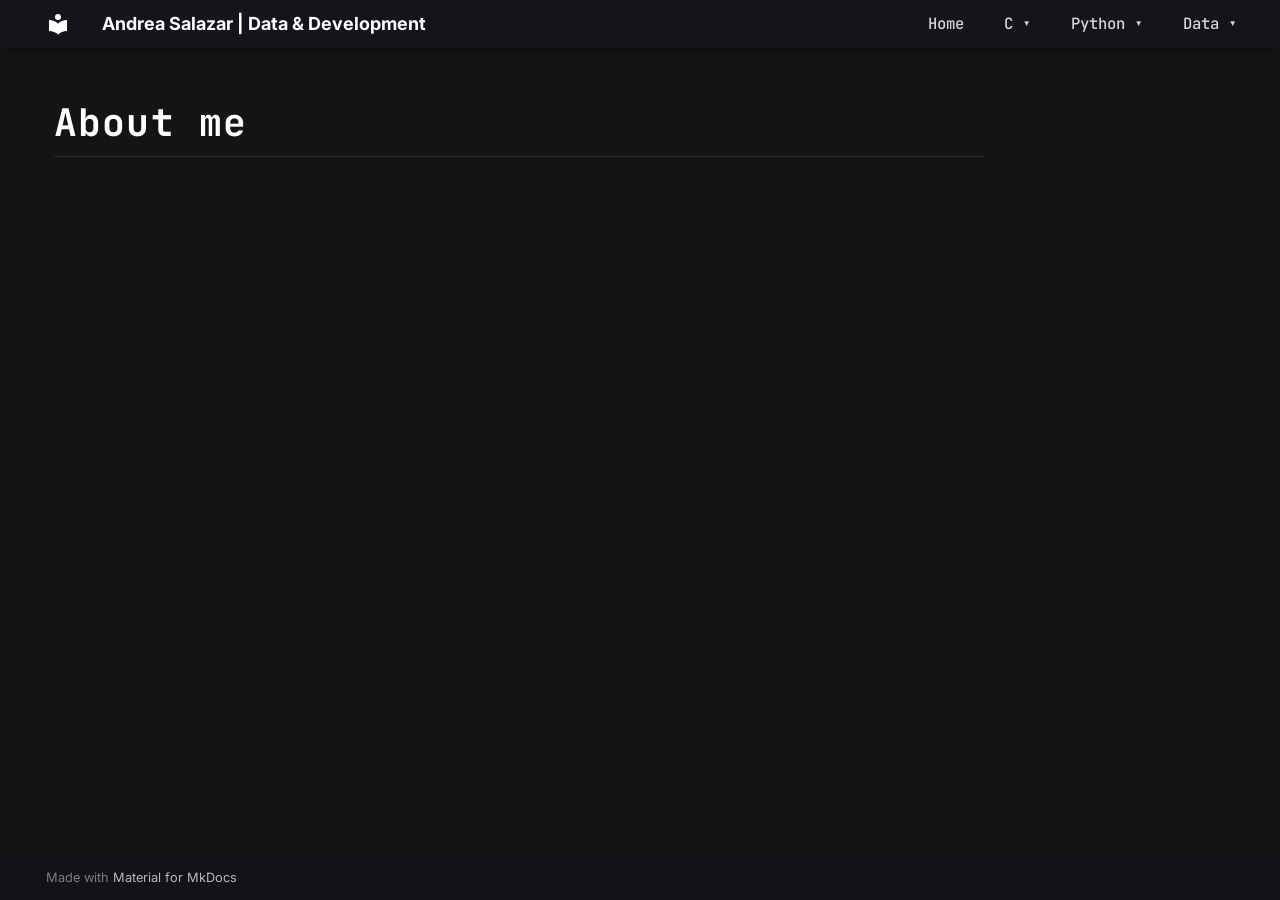
<file: about/index.html>
<!doctype html>
<html lang="en" class="no-js">
  <head>
    
      <meta charset="utf-8">
      <meta name="viewport" content="width=device-width,initial-scale=1">
      
      
      
        <link rel="canonical" href="https://asalazar-z.github.io/about/">
      
      
        <link rel="prev" href="..">
      
      
        <link rel="next" href="../projects/42-school/c/">
      
      
        
      
      
      <link rel="icon" href="../assets/images/favicon.png">
      <meta name="generator" content="mkdocs-1.6.1, mkdocs-material-9.7.7">
    
    
      
        <title>About me - Andrea Salazar | Data & Development</title>
      
    
    
      <link rel="stylesheet" href="../assets/stylesheets/main.ec1eaa64.min.css">
      
        
        <link rel="stylesheet" href="../assets/stylesheets/palette.ab4e12ef.min.css">
      
      


    
    
      
    
    
      
        
        
        <link rel="preconnect" href="https://fonts.gstatic.com" crossorigin>
        <link rel="stylesheet" href="https://fonts.googleapis.com/css?family=Inter:300,300i,400,400i,700,700i%7CJetBrains+Mono:400,400i,700,700i&display=fallback">
        <style>:root{--md-text-font:"Inter";--md-code-font:"JetBrains Mono"}</style>
      
    
    
      <link rel="stylesheet" href="../stylesheets/extra.css">
    
    <script>__md_scope=new URL("..",location),__md_hash=e=>[...e].reduce(((e,_)=>(e<<5)-e+_.charCodeAt(0)),0),__md_get=(e,_=localStorage,t=__md_scope)=>JSON.parse(_.getItem(t.pathname+"."+e)),__md_set=(e,_,t=localStorage,a=__md_scope)=>{try{t.setItem(a.pathname+"."+e,JSON.stringify(_))}catch(e){}}</script>
    
      

    
    
  </head>
  
  
    
    
      
    
    
    
    
    <body dir="ltr" data-md-color-scheme="slate" data-md-color-primary="black" data-md-color-accent="teal">
  
    
    <input class="md-toggle" data-md-toggle="drawer" type="checkbox" id="__drawer" autocomplete="off">
    <input class="md-toggle" data-md-toggle="search" type="checkbox" id="__search" autocomplete="off">
    <label class="md-overlay" for="__drawer"></label>
    <div data-md-component="skip">
      
    </div>
    <div data-md-component="announce">
      
    </div>
    
    
      

  

<header class="md-header md-header--shadow" data-md-component="header">
  <nav class="md-header__inner md-grid" aria-label="Header">
    <a href=".." title="Andrea Salazar | Data &amp; Development" class="md-header__button md-logo" aria-label="Andrea Salazar | Data & Development" data-md-component="logo">
      
  
  <svg xmlns="http://www.w3.org/2000/svg" viewBox="0 0 24 24"><path d="M12 8a3 3 0 0 0 3-3 3 3 0 0 0-3-3 3 3 0 0 0-3 3 3 3 0 0 0 3 3m0 3.54C9.64 9.35 6.5 8 3 8v11c3.5 0 6.64 1.35 9 3.54 2.36-2.19 5.5-3.54 9-3.54V8c-3.5 0-6.64 1.35-9 3.54"/></svg>

    </a>
    <label class="md-header__button md-icon" for="__drawer">
      
      <svg xmlns="http://www.w3.org/2000/svg" viewBox="0 0 24 24"><path d="M3 6h18v2H3zm0 5h18v2H3zm0 5h18v2H3z"/></svg>
    </label>
    <div class="md-header__title" data-md-component="header-title">
      <div class="md-header__ellipsis">
        <div class="md-header__topic">
          <span class="md-ellipsis">
            Andrea Salazar | Data & Development
          </span>
        </div>
        <div class="md-header__topic" data-md-component="header-topic">
          <span class="md-ellipsis">
            
              About me
            
          </span>
        </div>
      </div>
    </div>
    
      
        <form class="md-header__option" data-md-component="palette">
  
    
    
    
    <input class="md-option" data-md-color-media="" data-md-color-scheme="slate" data-md-color-primary="black" data-md-color-accent="teal"  aria-hidden="true"  type="radio" name="__palette" id="__palette_0">
    
  
    
    
    
    <input class="md-option" data-md-color-media="" data-md-color-scheme="default" data-md-color-primary="black" data-md-color-accent="teal"  aria-label="Modo oscuro"  type="radio" name="__palette" id="__palette_1">
    
      <label class="md-header__button md-icon" title="Modo oscuro" for="__palette_0" hidden>
        <svg xmlns="http://www.w3.org/2000/svg" viewBox="0 0 24 24"><path d="m17.75 4.09-2.53 1.94.91 3.06-2.63-1.81-2.63 1.81.91-3.06-2.53-1.94L12.44 4l1.06-3 1.06 3zm3.5 6.91-1.64 1.25.59 1.98-1.7-1.17-1.7 1.17.59-1.98L15.75 11l2.06-.05L18.5 9l.69 1.95zm-2.28 4.95c.83-.08 1.72 1.1 1.19 1.85-.32.45-.66.87-1.08 1.27C15.17 23 8.84 23 4.94 19.07c-3.91-3.9-3.91-10.24 0-14.14.4-.4.82-.76 1.27-1.08.75-.53 1.93.36 1.85 1.19-.27 2.86.69 5.83 2.89 8.02a9.96 9.96 0 0 0 8.02 2.89m-1.64 2.02a12.08 12.08 0 0 1-7.8-3.47c-2.17-2.19-3.33-5-3.49-7.82-2.81 3.14-2.7 7.96.31 10.98 3.02 3.01 7.84 3.12 10.98.31"/></svg>
      </label>
    
  
</form>
      
    
    
      <script>var palette=__md_get("__palette");if(palette&&palette.color){if("(prefers-color-scheme)"===palette.color.media){var media=matchMedia("(prefers-color-scheme: light)"),input=document.querySelector(media.matches?"[data-md-color-media='(prefers-color-scheme: light)']":"[data-md-color-media='(prefers-color-scheme: dark)']");palette.color.media=input.getAttribute("data-md-color-media"),palette.color.scheme=input.getAttribute("data-md-color-scheme"),palette.color.primary=input.getAttribute("data-md-color-primary"),palette.color.accent=input.getAttribute("data-md-color-accent")}for(var[key,value]of Object.entries(palette.color))document.body.setAttribute("data-md-color-"+key,value)}</script>
    
    
    
    
  </nav>
  
</header>
    
    <div class="md-container" data-md-component="container">
      
      
        
          
        
      
      <main class="md-main" data-md-component="main">
        <div class="md-main__inner md-grid">
          
            
              
              <div class="md-sidebar md-sidebar--primary" data-md-component="sidebar" data-md-type="navigation" >
                <div class="md-sidebar__scrollwrap">
                  <div class="md-sidebar__inner">
                    



<nav class="md-nav md-nav--primary" aria-label="Navigation" data-md-level="0">
  <label class="md-nav__title" for="__drawer">
    <a href=".." title="Andrea Salazar | Data &amp; Development" class="md-nav__button md-logo" aria-label="Andrea Salazar | Data & Development" data-md-component="logo">
      
  
  <svg xmlns="http://www.w3.org/2000/svg" viewBox="0 0 24 24"><path d="M12 8a3 3 0 0 0 3-3 3 3 0 0 0-3-3 3 3 0 0 0-3 3 3 3 0 0 0 3 3m0 3.54C9.64 9.35 6.5 8 3 8v11c3.5 0 6.64 1.35 9 3.54 2.36-2.19 5.5-3.54 9-3.54V8c-3.5 0-6.64 1.35-9 3.54"/></svg>

    </a>
    Andrea Salazar | Data & Development
  </label>
  
  <ul class="md-nav__list" data-md-scrollfix>
    
      
      
  
  
  
  
    <li class="md-nav__item">
      <a href=".." class="md-nav__link">
        
  
  
  <span class="md-ellipsis">
    
  
    Home
  

    
  </span>
  
  

      </a>
    </li>
  

    
      
      
  
  
    
  
  
  
    <li class="md-nav__item md-nav__item--active">
      
      <input class="md-nav__toggle md-toggle" type="checkbox" id="__toc">
      
      
      
      <a href="./" class="md-nav__link md-nav__link--active">
        
  
  
  <span class="md-ellipsis">
    
  
    About me
  

    
  </span>
  
  

      </a>
      
    </li>
  

    
      
      
  
  
  
  
    
    
      
        
          
        
      
        
      
        
      
        
      
        
      
    
    
    
      
        
        
      
    
    
    <li class="md-nav__item md-nav__item--section md-nav__item--nested">
      
        
        
        <input class="md-nav__toggle md-toggle " type="checkbox" id="__nav_3" >
        
          
          <div class="md-nav__link md-nav__container">
            <a href="../projects/42-school/c/" class="md-nav__link ">
              
  
  
  <span class="md-ellipsis">
    
  
    C
  

    
  </span>
  
  

            </a>
            
              
              <label class="md-nav__link " for="__nav_3" id="__nav_3_label" tabindex="">
                <span class="md-nav__icon md-icon"></span>
              </label>
            
          </div>
        
        <nav class="md-nav" data-md-level="1" aria-labelledby="__nav_3_label" aria-expanded="false">
          <label class="md-nav__title" for="__nav_3">
            <span class="md-nav__icon md-icon"></span>
            
  
    C
  

          </label>
          <ul class="md-nav__list" data-md-scrollfix>
            
              
            
              
                
  
  
  
  
    <li class="md-nav__item">
      <a href="../projects/42-school/c/libft/" class="md-nav__link">
        
  
  
  <span class="md-ellipsis">
    
  
    libft
  

    
  </span>
  
  

      </a>
    </li>
  

              
            
              
                
  
  
  
  
    <li class="md-nav__item">
      <a href="../projects/42-school/c/push_swap/" class="md-nav__link">
        
  
  
  <span class="md-ellipsis">
    
  
    push_swap
  

    
  </span>
  
  

      </a>
    </li>
  

              
            
              
                
  
  
  
  
    <li class="md-nav__item">
      <a href="../projects/42-school/c/get_next_line/" class="md-nav__link">
        
  
  
  <span class="md-ellipsis">
    
  
    get_next_line
  

    
  </span>
  
  

      </a>
    </li>
  

              
            
              
                
  
  
  
  
    <li class="md-nav__item">
      <a href="../projects/42-school/c/ft_printf/" class="md-nav__link">
        
  
  
  <span class="md-ellipsis">
    
  
    ft_printf
  

    
  </span>
  
  

      </a>
    </li>
  

              
            
          </ul>
        </nav>
      
    </li>
  

    
      
      
  
  
  
  
    
    
      
        
          
        
      
        
      
        
      
    
    
    
      
        
        
      
    
    
    <li class="md-nav__item md-nav__item--section md-nav__item--nested">
      
        
        
        <input class="md-nav__toggle md-toggle " type="checkbox" id="__nav_4" >
        
          
          <div class="md-nav__link md-nav__container">
            <a href="../projects/42-school/python/" class="md-nav__link ">
              
  
  
  <span class="md-ellipsis">
    
  
    Python
  

    
  </span>
  
  

            </a>
            
              
              <label class="md-nav__link " for="__nav_4" id="__nav_4_label" tabindex="">
                <span class="md-nav__icon md-icon"></span>
              </label>
            
          </div>
        
        <nav class="md-nav" data-md-level="1" aria-labelledby="__nav_4_label" aria-expanded="false">
          <label class="md-nav__title" for="__nav_4">
            <span class="md-nav__icon md-icon"></span>
            
  
    Python
  

          </label>
          <ul class="md-nav__list" data-md-scrollfix>
            
              
            
              
                
  
  
  
  
    <li class="md-nav__item">
      <a href="../projects/42-school/python/a-maze-ing/" class="md-nav__link">
        
  
  
  <span class="md-ellipsis">
    
  
    A-Maze-ing
  

    
  </span>
  
  

      </a>
    </li>
  

              
            
              
                
  
  
  
  
    <li class="md-nav__item">
      <a href="../projects/42-school/python/python-modules/" class="md-nav__link">
        
  
  
  <span class="md-ellipsis">
    
  
    Python modules
  

    
  </span>
  
  

      </a>
    </li>
  

              
            
          </ul>
        </nav>
      
    </li>
  

    
      
      
  
  
  
  
    
    
      
        
          
        
      
        
      
        
      
        
      
    
    
    
      
        
        
      
    
    
    <li class="md-nav__item md-nav__item--section md-nav__item--nested">
      
        
        
        <input class="md-nav__toggle md-toggle " type="checkbox" id="__nav_5" >
        
          
          <div class="md-nav__link md-nav__container">
            <a href="../projects/data-engineering/" class="md-nav__link ">
              
  
  
  <span class="md-ellipsis">
    
  
    Data
  

    
  </span>
  
  

            </a>
            
              
              <label class="md-nav__link " for="__nav_5" id="__nav_5_label" tabindex="">
                <span class="md-nav__icon md-icon"></span>
              </label>
            
          </div>
        
        <nav class="md-nav" data-md-level="1" aria-labelledby="__nav_5_label" aria-expanded="false">
          <label class="md-nav__title" for="__nav_5">
            <span class="md-nav__icon md-icon"></span>
            
  
    Data
  

          </label>
          <ul class="md-nav__list" data-md-scrollfix>
            
              
            
              
                
  
  
  
  
    
    
      
        
      
    
    
    
      
    
    
    <li class="md-nav__item md-nav__item--nested">
      
        
        
        <input class="md-nav__toggle md-toggle " type="checkbox" id="__nav_5_2" >
        
          
          <label class="md-nav__link" for="__nav_5_2" id="__nav_5_2_label" tabindex="0">
            
  
  
  <span class="md-ellipsis">
    
  
    Data Engineering
  

    
  </span>
  
  

            <span class="md-nav__icon md-icon"></span>
          </label>
        
        <nav class="md-nav" data-md-level="2" aria-labelledby="__nav_5_2_label" aria-expanded="false">
          <label class="md-nav__title" for="__nav_5_2">
            <span class="md-nav__icon md-icon"></span>
            
  
    Data Engineering
  

          </label>
          <ul class="md-nav__list" data-md-scrollfix>
            
              
                
  
  
  
  
    <li class="md-nav__item">
      <a href="../projects/data-engineering/data-quality-control/" class="md-nav__link">
        
  
  
  <span class="md-ellipsis">
    
  
    Data quality control
  

    
  </span>
  
  

      </a>
    </li>
  

              
            
          </ul>
        </nav>
      
    </li>
  

              
            
              
                
  
  
  
  
    
    
      
        
          
        
      
    
    
    
      
    
    
    <li class="md-nav__item md-nav__item--nested">
      
        
        
        <input class="md-nav__toggle md-toggle " type="checkbox" id="__nav_5_3" >
        
          
          <div class="md-nav__link md-nav__container">
            <a href="../projects/data-engineering/" class="md-nav__link ">
              
  
  
  <span class="md-ellipsis">
    
  
    Data Science
  

    
  </span>
  
  

            </a>
            
          </div>
        
        <nav class="md-nav" data-md-level="2" aria-labelledby="__nav_5_3_label" aria-expanded="false">
          <label class="md-nav__title" for="__nav_5_3">
            <span class="md-nav__icon md-icon"></span>
            
  
    Data Science
  

          </label>
          <ul class="md-nav__list" data-md-scrollfix>
            
              
            
          </ul>
        </nav>
      
    </li>
  

              
            
              
                
  
  
  
  
    
    
      
        
          
        
      
    
    
    
      
    
    
    <li class="md-nav__item md-nav__item--nested">
      
        
        
        <input class="md-nav__toggle md-toggle " type="checkbox" id="__nav_5_4" >
        
          
          <div class="md-nav__link md-nav__container">
            <a href="../projects/data-engineering/" class="md-nav__link ">
              
  
  
  <span class="md-ellipsis">
    
  
    BI
  

    
  </span>
  
  

            </a>
            
          </div>
        
        <nav class="md-nav" data-md-level="2" aria-labelledby="__nav_5_4_label" aria-expanded="false">
          <label class="md-nav__title" for="__nav_5_4">
            <span class="md-nav__icon md-icon"></span>
            
  
    BI
  

          </label>
          <ul class="md-nav__list" data-md-scrollfix>
            
              
            
          </ul>
        </nav>
      
    </li>
  

              
            
          </ul>
        </nav>
      
    </li>
  

    
  </ul>
</nav>
                  </div>
                </div>
              </div>
            
            
              
              <div class="md-sidebar md-sidebar--secondary" data-md-component="sidebar" data-md-type="toc" >
                <div class="md-sidebar__scrollwrap">
                  <div class="md-sidebar__inner">
                    

<nav class="md-nav md-nav--secondary" aria-label="Table of contents">
  
  
  
  
</nav>
                  </div>
                </div>
              </div>
            
          
          
            <div class="md-content" data-md-component="content">
              
              <article class="md-content__inner md-typeset">
                
                  



  <h1>About me</h1>














                
              </article>
            </div>
          
          
<script>var target=document.getElementById(location.hash.slice(1));target&&target.name&&(target.checked=target.name.startsWith("__tabbed_"))</script>
        </div>
        
          <button type="button" class="md-top md-icon" data-md-component="top" hidden>
  
  <svg xmlns="http://www.w3.org/2000/svg" viewBox="0 0 24 24"><path d="M13 20h-2V8l-5.5 5.5-1.42-1.42L12 4.16l7.92 7.92-1.42 1.42L13 8z"/></svg>
  Back to top
</button>
        
      </main>
      
        <footer class="md-footer">
  
  <div class="md-footer-meta md-typeset">
    <div class="md-footer-meta__inner md-grid">
      <div class="md-copyright">
  
  
    Made with
    <a href="https://squidfunk.github.io/mkdocs-material/" target="_blank" rel="noopener">
      Material for MkDocs
    </a>
  
</div>
      
    </div>
  </div>
</footer>
      
    </div>
    <div class="md-dialog" data-md-component="dialog">
      <div class="md-dialog__inner md-typeset"></div>
    </div>
    
    
    
      
      
      <script id="__config" type="application/json">{"annotate": null, "base": "..", "features": ["navigation.sections", "navigation.indexes", "navigation.top", "content.code.copy"], "search": "../assets/javascripts/workers/search.2c215733.min.js", "tags": null, "translations": {"clipboard.copied": "Copied to clipboard", "clipboard.copy": "Copy to clipboard", "search.result.more.one": "1 more on this page", "search.result.more.other": "# more on this page", "search.result.none": "No matching documents", "search.result.one": "1 matching document", "search.result.other": "# matching documents", "search.result.placeholder": "Type to start searching", "search.result.term.missing": "Missing", "select.version": "Select version"}, "version": null}</script>
    
    
      <script src="../assets/javascripts/bundle.d7400e89.min.js"></script>
      
        <script src="../javascripts/topbar.js"></script>
      
    
  </body>
</html>
</file>
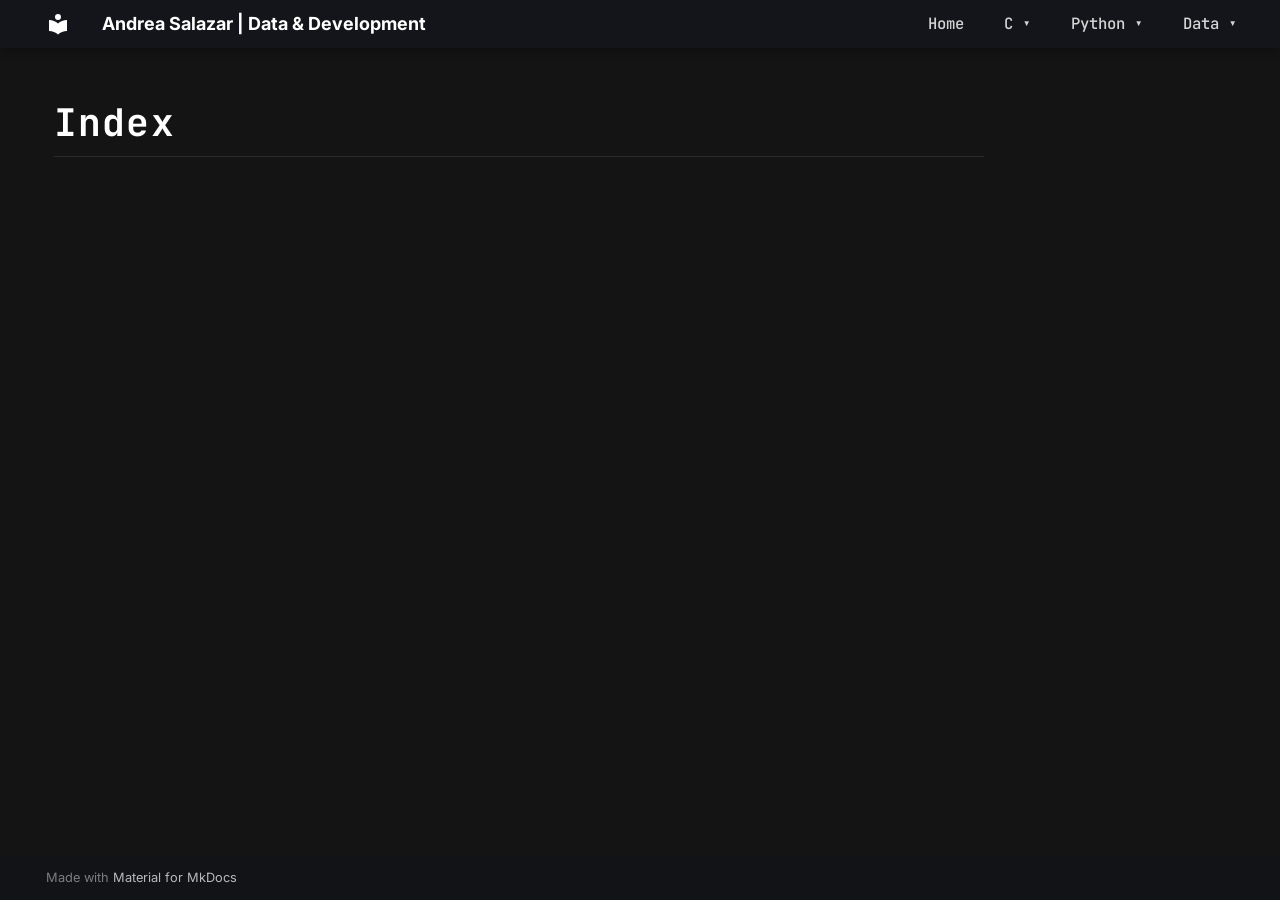
<file: projects/index.html>
<!doctype html>
<html lang="en" class="no-js">
  <head>
    
      <meta charset="utf-8">
      <meta name="viewport" content="width=device-width,initial-scale=1">
      
      
      
        <link rel="canonical" href="https://asalazar-z.github.io/projects/">
      
      
      
      
        
      
      
      <link rel="icon" href="../assets/images/favicon.png">
      <meta name="generator" content="mkdocs-1.6.1, mkdocs-material-9.7.7">
    
    
      
        <title>Index - Andrea Salazar | Data & Development</title>
      
    
    
      <link rel="stylesheet" href="../assets/stylesheets/main.ec1eaa64.min.css">
      
        
        <link rel="stylesheet" href="../assets/stylesheets/palette.ab4e12ef.min.css">
      
      


    
    
      
    
    
      
        
        
        <link rel="preconnect" href="https://fonts.gstatic.com" crossorigin>
        <link rel="stylesheet" href="https://fonts.googleapis.com/css?family=Inter:300,300i,400,400i,700,700i%7CJetBrains+Mono:400,400i,700,700i&display=fallback">
        <style>:root{--md-text-font:"Inter";--md-code-font:"JetBrains Mono"}</style>
      
    
    
      <link rel="stylesheet" href="../stylesheets/extra.css">
    
    <script>__md_scope=new URL("..",location),__md_hash=e=>[...e].reduce(((e,_)=>(e<<5)-e+_.charCodeAt(0)),0),__md_get=(e,_=localStorage,t=__md_scope)=>JSON.parse(_.getItem(t.pathname+"."+e)),__md_set=(e,_,t=localStorage,a=__md_scope)=>{try{t.setItem(a.pathname+"."+e,JSON.stringify(_))}catch(e){}}</script>
    
      

    
    
  </head>
  
  
    
    
      
    
    
    
    
    <body dir="ltr" data-md-color-scheme="slate" data-md-color-primary="black" data-md-color-accent="teal">
  
    
    <input class="md-toggle" data-md-toggle="drawer" type="checkbox" id="__drawer" autocomplete="off">
    <input class="md-toggle" data-md-toggle="search" type="checkbox" id="__search" autocomplete="off">
    <label class="md-overlay" for="__drawer"></label>
    <div data-md-component="skip">
      
    </div>
    <div data-md-component="announce">
      
    </div>
    
    
      

  

<header class="md-header md-header--shadow" data-md-component="header">
  <nav class="md-header__inner md-grid" aria-label="Header">
    <a href=".." title="Andrea Salazar | Data &amp; Development" class="md-header__button md-logo" aria-label="Andrea Salazar | Data & Development" data-md-component="logo">
      
  
  <svg xmlns="http://www.w3.org/2000/svg" viewBox="0 0 24 24"><path d="M12 8a3 3 0 0 0 3-3 3 3 0 0 0-3-3 3 3 0 0 0-3 3 3 3 0 0 0 3 3m0 3.54C9.64 9.35 6.5 8 3 8v11c3.5 0 6.64 1.35 9 3.54 2.36-2.19 5.5-3.54 9-3.54V8c-3.5 0-6.64 1.35-9 3.54"/></svg>

    </a>
    <label class="md-header__button md-icon" for="__drawer">
      
      <svg xmlns="http://www.w3.org/2000/svg" viewBox="0 0 24 24"><path d="M3 6h18v2H3zm0 5h18v2H3zm0 5h18v2H3z"/></svg>
    </label>
    <div class="md-header__title" data-md-component="header-title">
      <div class="md-header__ellipsis">
        <div class="md-header__topic">
          <span class="md-ellipsis">
            Andrea Salazar | Data & Development
          </span>
        </div>
        <div class="md-header__topic" data-md-component="header-topic">
          <span class="md-ellipsis">
            
              Index
            
          </span>
        </div>
      </div>
    </div>
    
      
        <form class="md-header__option" data-md-component="palette">
  
    
    
    
    <input class="md-option" data-md-color-media="" data-md-color-scheme="slate" data-md-color-primary="black" data-md-color-accent="teal"  aria-hidden="true"  type="radio" name="__palette" id="__palette_0">
    
  
    
    
    
    <input class="md-option" data-md-color-media="" data-md-color-scheme="default" data-md-color-primary="black" data-md-color-accent="teal"  aria-label="Modo oscuro"  type="radio" name="__palette" id="__palette_1">
    
      <label class="md-header__button md-icon" title="Modo oscuro" for="__palette_0" hidden>
        <svg xmlns="http://www.w3.org/2000/svg" viewBox="0 0 24 24"><path d="m17.75 4.09-2.53 1.94.91 3.06-2.63-1.81-2.63 1.81.91-3.06-2.53-1.94L12.44 4l1.06-3 1.06 3zm3.5 6.91-1.64 1.25.59 1.98-1.7-1.17-1.7 1.17.59-1.98L15.75 11l2.06-.05L18.5 9l.69 1.95zm-2.28 4.95c.83-.08 1.72 1.1 1.19 1.85-.32.45-.66.87-1.08 1.27C15.17 23 8.84 23 4.94 19.07c-3.91-3.9-3.91-10.24 0-14.14.4-.4.82-.76 1.27-1.08.75-.53 1.93.36 1.85 1.19-.27 2.86.69 5.83 2.89 8.02a9.96 9.96 0 0 0 8.02 2.89m-1.64 2.02a12.08 12.08 0 0 1-7.8-3.47c-2.17-2.19-3.33-5-3.49-7.82-2.81 3.14-2.7 7.96.31 10.98 3.02 3.01 7.84 3.12 10.98.31"/></svg>
      </label>
    
  
</form>
      
    
    
      <script>var palette=__md_get("__palette");if(palette&&palette.color){if("(prefers-color-scheme)"===palette.color.media){var media=matchMedia("(prefers-color-scheme: light)"),input=document.querySelector(media.matches?"[data-md-color-media='(prefers-color-scheme: light)']":"[data-md-color-media='(prefers-color-scheme: dark)']");palette.color.media=input.getAttribute("data-md-color-media"),palette.color.scheme=input.getAttribute("data-md-color-scheme"),palette.color.primary=input.getAttribute("data-md-color-primary"),palette.color.accent=input.getAttribute("data-md-color-accent")}for(var[key,value]of Object.entries(palette.color))document.body.setAttribute("data-md-color-"+key,value)}</script>
    
    
    
    
  </nav>
  
</header>
    
    <div class="md-container" data-md-component="container">
      
      
        
          
        
      
      <main class="md-main" data-md-component="main">
        <div class="md-main__inner md-grid">
          
            
              
              <div class="md-sidebar md-sidebar--primary" data-md-component="sidebar" data-md-type="navigation" >
                <div class="md-sidebar__scrollwrap">
                  <div class="md-sidebar__inner">
                    



<nav class="md-nav md-nav--primary" aria-label="Navigation" data-md-level="0">
  <label class="md-nav__title" for="__drawer">
    <a href=".." title="Andrea Salazar | Data &amp; Development" class="md-nav__button md-logo" aria-label="Andrea Salazar | Data & Development" data-md-component="logo">
      
  
  <svg xmlns="http://www.w3.org/2000/svg" viewBox="0 0 24 24"><path d="M12 8a3 3 0 0 0 3-3 3 3 0 0 0-3-3 3 3 0 0 0-3 3 3 3 0 0 0 3 3m0 3.54C9.64 9.35 6.5 8 3 8v11c3.5 0 6.64 1.35 9 3.54 2.36-2.19 5.5-3.54 9-3.54V8c-3.5 0-6.64 1.35-9 3.54"/></svg>

    </a>
    Andrea Salazar | Data & Development
  </label>
  
  <ul class="md-nav__list" data-md-scrollfix>
    
      
      
  
  
  
  
    <li class="md-nav__item">
      <a href=".." class="md-nav__link">
        
  
  
  <span class="md-ellipsis">
    
  
    Home
  

    
  </span>
  
  

      </a>
    </li>
  

    
      
      
  
  
  
  
    <li class="md-nav__item">
      <a href="../about/" class="md-nav__link">
        
  
  
  <span class="md-ellipsis">
    
  
    About me
  

    
  </span>
  
  

      </a>
    </li>
  

    
      
      
  
  
  
  
    
    
      
        
          
        
      
        
      
        
      
        
      
        
      
    
    
    
      
        
        
      
    
    
    <li class="md-nav__item md-nav__item--section md-nav__item--nested">
      
        
        
        <input class="md-nav__toggle md-toggle " type="checkbox" id="__nav_3" >
        
          
          <div class="md-nav__link md-nav__container">
            <a href="42-school/c/" class="md-nav__link ">
              
  
  
  <span class="md-ellipsis">
    
  
    C
  

    
  </span>
  
  

            </a>
            
              
              <label class="md-nav__link " for="__nav_3" id="__nav_3_label" tabindex="">
                <span class="md-nav__icon md-icon"></span>
              </label>
            
          </div>
        
        <nav class="md-nav" data-md-level="1" aria-labelledby="__nav_3_label" aria-expanded="false">
          <label class="md-nav__title" for="__nav_3">
            <span class="md-nav__icon md-icon"></span>
            
  
    C
  

          </label>
          <ul class="md-nav__list" data-md-scrollfix>
            
              
            
              
                
  
  
  
  
    <li class="md-nav__item">
      <a href="42-school/c/libft/" class="md-nav__link">
        
  
  
  <span class="md-ellipsis">
    
  
    libft
  

    
  </span>
  
  

      </a>
    </li>
  

              
            
              
                
  
  
  
  
    <li class="md-nav__item">
      <a href="42-school/c/push_swap/" class="md-nav__link">
        
  
  
  <span class="md-ellipsis">
    
  
    push_swap
  

    
  </span>
  
  

      </a>
    </li>
  

              
            
              
                
  
  
  
  
    <li class="md-nav__item">
      <a href="42-school/c/get_next_line/" class="md-nav__link">
        
  
  
  <span class="md-ellipsis">
    
  
    get_next_line
  

    
  </span>
  
  

      </a>
    </li>
  

              
            
              
                
  
  
  
  
    <li class="md-nav__item">
      <a href="42-school/c/ft_printf/" class="md-nav__link">
        
  
  
  <span class="md-ellipsis">
    
  
    ft_printf
  

    
  </span>
  
  

      </a>
    </li>
  

              
            
          </ul>
        </nav>
      
    </li>
  

    
      
      
  
  
  
  
    
    
      
        
          
        
      
        
      
        
      
    
    
    
      
        
        
      
    
    
    <li class="md-nav__item md-nav__item--section md-nav__item--nested">
      
        
        
        <input class="md-nav__toggle md-toggle " type="checkbox" id="__nav_4" >
        
          
          <div class="md-nav__link md-nav__container">
            <a href="42-school/python/" class="md-nav__link ">
              
  
  
  <span class="md-ellipsis">
    
  
    Python
  

    
  </span>
  
  

            </a>
            
              
              <label class="md-nav__link " for="__nav_4" id="__nav_4_label" tabindex="">
                <span class="md-nav__icon md-icon"></span>
              </label>
            
          </div>
        
        <nav class="md-nav" data-md-level="1" aria-labelledby="__nav_4_label" aria-expanded="false">
          <label class="md-nav__title" for="__nav_4">
            <span class="md-nav__icon md-icon"></span>
            
  
    Python
  

          </label>
          <ul class="md-nav__list" data-md-scrollfix>
            
              
            
              
                
  
  
  
  
    <li class="md-nav__item">
      <a href="42-school/python/a-maze-ing/" class="md-nav__link">
        
  
  
  <span class="md-ellipsis">
    
  
    A-Maze-ing
  

    
  </span>
  
  

      </a>
    </li>
  

              
            
              
                
  
  
  
  
    <li class="md-nav__item">
      <a href="42-school/python/python-modules/" class="md-nav__link">
        
  
  
  <span class="md-ellipsis">
    
  
    Python modules
  

    
  </span>
  
  

      </a>
    </li>
  

              
            
          </ul>
        </nav>
      
    </li>
  

    
      
      
  
  
  
  
    
    
      
        
          
        
      
        
      
        
      
        
      
    
    
    
      
        
        
      
    
    
    <li class="md-nav__item md-nav__item--section md-nav__item--nested">
      
        
        
        <input class="md-nav__toggle md-toggle " type="checkbox" id="__nav_5" >
        
          
          <div class="md-nav__link md-nav__container">
            <a href="data-engineering/" class="md-nav__link ">
              
  
  
  <span class="md-ellipsis">
    
  
    Data
  

    
  </span>
  
  

            </a>
            
              
              <label class="md-nav__link " for="__nav_5" id="__nav_5_label" tabindex="">
                <span class="md-nav__icon md-icon"></span>
              </label>
            
          </div>
        
        <nav class="md-nav" data-md-level="1" aria-labelledby="__nav_5_label" aria-expanded="false">
          <label class="md-nav__title" for="__nav_5">
            <span class="md-nav__icon md-icon"></span>
            
  
    Data
  

          </label>
          <ul class="md-nav__list" data-md-scrollfix>
            
              
            
              
                
  
  
  
  
    
    
      
        
      
    
    
    
      
    
    
    <li class="md-nav__item md-nav__item--nested">
      
        
        
        <input class="md-nav__toggle md-toggle " type="checkbox" id="__nav_5_2" >
        
          
          <label class="md-nav__link" for="__nav_5_2" id="__nav_5_2_label" tabindex="0">
            
  
  
  <span class="md-ellipsis">
    
  
    Data Engineering
  

    
  </span>
  
  

            <span class="md-nav__icon md-icon"></span>
          </label>
        
        <nav class="md-nav" data-md-level="2" aria-labelledby="__nav_5_2_label" aria-expanded="false">
          <label class="md-nav__title" for="__nav_5_2">
            <span class="md-nav__icon md-icon"></span>
            
  
    Data Engineering
  

          </label>
          <ul class="md-nav__list" data-md-scrollfix>
            
              
                
  
  
  
  
    <li class="md-nav__item">
      <a href="data-engineering/data-quality-control/" class="md-nav__link">
        
  
  
  <span class="md-ellipsis">
    
  
    Data quality control
  

    
  </span>
  
  

      </a>
    </li>
  

              
            
          </ul>
        </nav>
      
    </li>
  

              
            
              
                
  
  
  
  
    
    
      
        
          
        
      
    
    
    
      
    
    
    <li class="md-nav__item md-nav__item--nested">
      
        
        
        <input class="md-nav__toggle md-toggle " type="checkbox" id="__nav_5_3" >
        
          
          <div class="md-nav__link md-nav__container">
            <a href="data-engineering/" class="md-nav__link ">
              
  
  
  <span class="md-ellipsis">
    
  
    Data Science
  

    
  </span>
  
  

            </a>
            
          </div>
        
        <nav class="md-nav" data-md-level="2" aria-labelledby="__nav_5_3_label" aria-expanded="false">
          <label class="md-nav__title" for="__nav_5_3">
            <span class="md-nav__icon md-icon"></span>
            
  
    Data Science
  

          </label>
          <ul class="md-nav__list" data-md-scrollfix>
            
              
            
          </ul>
        </nav>
      
    </li>
  

              
            
              
                
  
  
  
  
    
    
      
        
          
        
      
    
    
    
      
    
    
    <li class="md-nav__item md-nav__item--nested">
      
        
        
        <input class="md-nav__toggle md-toggle " type="checkbox" id="__nav_5_4" >
        
          
          <div class="md-nav__link md-nav__container">
            <a href="data-engineering/" class="md-nav__link ">
              
  
  
  <span class="md-ellipsis">
    
  
    BI
  

    
  </span>
  
  

            </a>
            
          </div>
        
        <nav class="md-nav" data-md-level="2" aria-labelledby="__nav_5_4_label" aria-expanded="false">
          <label class="md-nav__title" for="__nav_5_4">
            <span class="md-nav__icon md-icon"></span>
            
  
    BI
  

          </label>
          <ul class="md-nav__list" data-md-scrollfix>
            
              
            
          </ul>
        </nav>
      
    </li>
  

              
            
          </ul>
        </nav>
      
    </li>
  

    
  </ul>
</nav>
                  </div>
                </div>
              </div>
            
            
              
              <div class="md-sidebar md-sidebar--secondary" data-md-component="sidebar" data-md-type="toc" >
                <div class="md-sidebar__scrollwrap">
                  <div class="md-sidebar__inner">
                    

<nav class="md-nav md-nav--secondary" aria-label="Table of contents">
  
  
  
  
</nav>
                  </div>
                </div>
              </div>
            
          
          
            <div class="md-content" data-md-component="content">
              
              <article class="md-content__inner md-typeset">
                
                  



  <h1>Index</h1>














                
              </article>
            </div>
          
          
<script>var target=document.getElementById(location.hash.slice(1));target&&target.name&&(target.checked=target.name.startsWith("__tabbed_"))</script>
        </div>
        
          <button type="button" class="md-top md-icon" data-md-component="top" hidden>
  
  <svg xmlns="http://www.w3.org/2000/svg" viewBox="0 0 24 24"><path d="M13 20h-2V8l-5.5 5.5-1.42-1.42L12 4.16l7.92 7.92-1.42 1.42L13 8z"/></svg>
  Back to top
</button>
        
      </main>
      
        <footer class="md-footer">
  
  <div class="md-footer-meta md-typeset">
    <div class="md-footer-meta__inner md-grid">
      <div class="md-copyright">
  
  
    Made with
    <a href="https://squidfunk.github.io/mkdocs-material/" target="_blank" rel="noopener">
      Material for MkDocs
    </a>
  
</div>
      
    </div>
  </div>
</footer>
      
    </div>
    <div class="md-dialog" data-md-component="dialog">
      <div class="md-dialog__inner md-typeset"></div>
    </div>
    
    
    
      
      
      <script id="__config" type="application/json">{"annotate": null, "base": "..", "features": ["navigation.sections", "navigation.indexes", "navigation.top", "content.code.copy"], "search": "../assets/javascripts/workers/search.2c215733.min.js", "tags": null, "translations": {"clipboard.copied": "Copied to clipboard", "clipboard.copy": "Copy to clipboard", "search.result.more.one": "1 more on this page", "search.result.more.other": "# more on this page", "search.result.none": "No matching documents", "search.result.one": "1 matching document", "search.result.other": "# matching documents", "search.result.placeholder": "Type to start searching", "search.result.term.missing": "Missing", "select.version": "Select version"}, "version": null}</script>
    
    
      <script src="../assets/javascripts/bundle.d7400e89.min.js"></script>
      
        <script src="../javascripts/topbar.js"></script>
      
    
  </body>
</html>
</file>
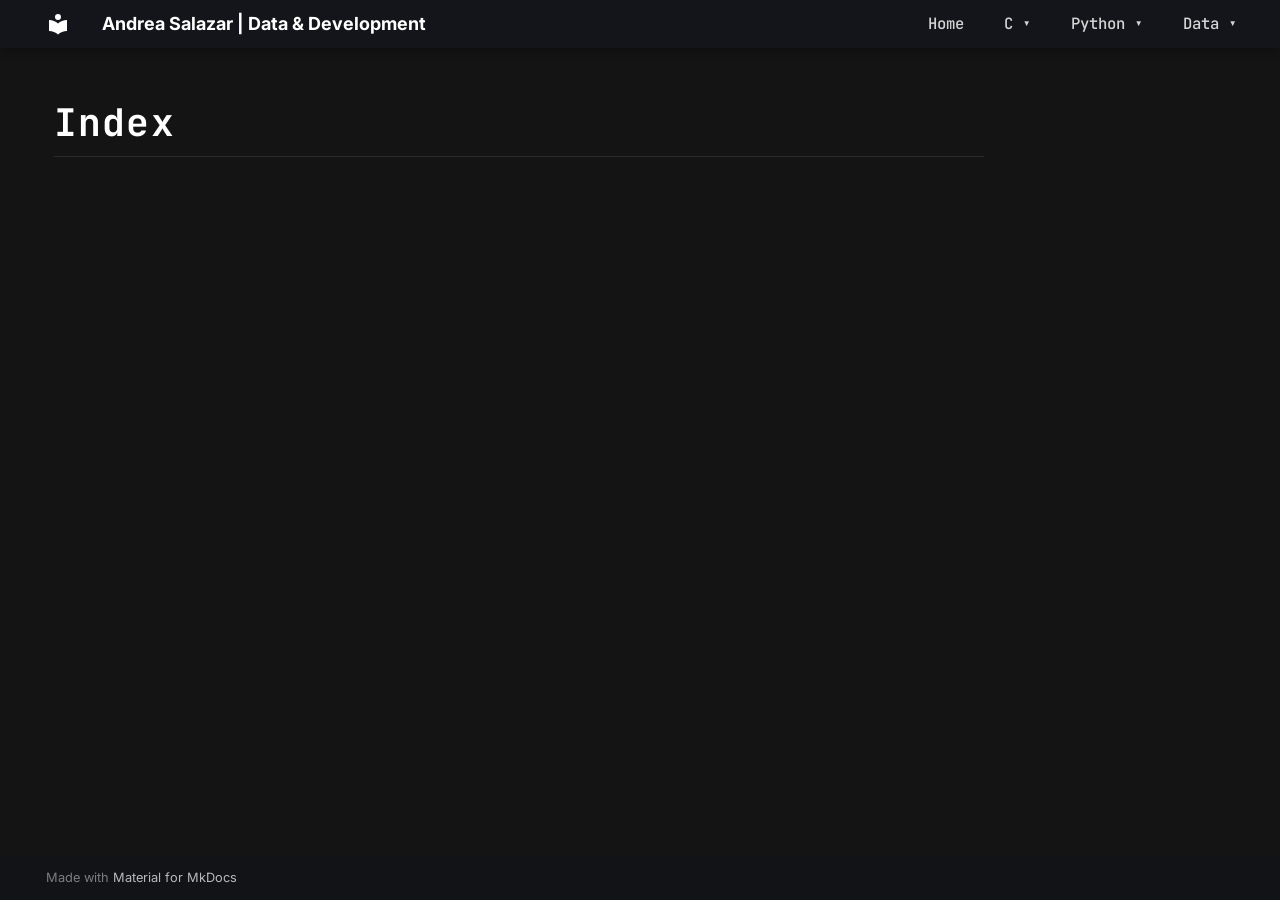
<file: projects/42-school/index.html>
<!doctype html>
<html lang="en" class="no-js">
  <head>
    
      <meta charset="utf-8">
      <meta name="viewport" content="width=device-width,initial-scale=1">
      
      
      
        <link rel="canonical" href="https://asalazar-z.github.io/projects/42-school/">
      
      
      
      
        
      
      
      <link rel="icon" href="../../assets/images/favicon.png">
      <meta name="generator" content="mkdocs-1.6.1, mkdocs-material-9.7.7">
    
    
      
        <title>Index - Andrea Salazar | Data & Development</title>
      
    
    
      <link rel="stylesheet" href="../../assets/stylesheets/main.ec1eaa64.min.css">
      
        
        <link rel="stylesheet" href="../../assets/stylesheets/palette.ab4e12ef.min.css">
      
      


    
    
      
    
    
      
        
        
        <link rel="preconnect" href="https://fonts.gstatic.com" crossorigin>
        <link rel="stylesheet" href="https://fonts.googleapis.com/css?family=Inter:300,300i,400,400i,700,700i%7CJetBrains+Mono:400,400i,700,700i&display=fallback">
        <style>:root{--md-text-font:"Inter";--md-code-font:"JetBrains Mono"}</style>
      
    
    
      <link rel="stylesheet" href="../../stylesheets/extra.css">
    
    <script>__md_scope=new URL("../..",location),__md_hash=e=>[...e].reduce(((e,_)=>(e<<5)-e+_.charCodeAt(0)),0),__md_get=(e,_=localStorage,t=__md_scope)=>JSON.parse(_.getItem(t.pathname+"."+e)),__md_set=(e,_,t=localStorage,a=__md_scope)=>{try{t.setItem(a.pathname+"."+e,JSON.stringify(_))}catch(e){}}</script>
    
      

    
    
  </head>
  
  
    
    
      
    
    
    
    
    <body dir="ltr" data-md-color-scheme="slate" data-md-color-primary="black" data-md-color-accent="teal">
  
    
    <input class="md-toggle" data-md-toggle="drawer" type="checkbox" id="__drawer" autocomplete="off">
    <input class="md-toggle" data-md-toggle="search" type="checkbox" id="__search" autocomplete="off">
    <label class="md-overlay" for="__drawer"></label>
    <div data-md-component="skip">
      
    </div>
    <div data-md-component="announce">
      
    </div>
    
    
      

  

<header class="md-header md-header--shadow" data-md-component="header">
  <nav class="md-header__inner md-grid" aria-label="Header">
    <a href="../.." title="Andrea Salazar | Data &amp; Development" class="md-header__button md-logo" aria-label="Andrea Salazar | Data & Development" data-md-component="logo">
      
  
  <svg xmlns="http://www.w3.org/2000/svg" viewBox="0 0 24 24"><path d="M12 8a3 3 0 0 0 3-3 3 3 0 0 0-3-3 3 3 0 0 0-3 3 3 3 0 0 0 3 3m0 3.54C9.64 9.35 6.5 8 3 8v11c3.5 0 6.64 1.35 9 3.54 2.36-2.19 5.5-3.54 9-3.54V8c-3.5 0-6.64 1.35-9 3.54"/></svg>

    </a>
    <label class="md-header__button md-icon" for="__drawer">
      
      <svg xmlns="http://www.w3.org/2000/svg" viewBox="0 0 24 24"><path d="M3 6h18v2H3zm0 5h18v2H3zm0 5h18v2H3z"/></svg>
    </label>
    <div class="md-header__title" data-md-component="header-title">
      <div class="md-header__ellipsis">
        <div class="md-header__topic">
          <span class="md-ellipsis">
            Andrea Salazar | Data & Development
          </span>
        </div>
        <div class="md-header__topic" data-md-component="header-topic">
          <span class="md-ellipsis">
            
              Index
            
          </span>
        </div>
      </div>
    </div>
    
      
        <form class="md-header__option" data-md-component="palette">
  
    
    
    
    <input class="md-option" data-md-color-media="" data-md-color-scheme="slate" data-md-color-primary="black" data-md-color-accent="teal"  aria-hidden="true"  type="radio" name="__palette" id="__palette_0">
    
  
    
    
    
    <input class="md-option" data-md-color-media="" data-md-color-scheme="default" data-md-color-primary="black" data-md-color-accent="teal"  aria-label="Modo oscuro"  type="radio" name="__palette" id="__palette_1">
    
      <label class="md-header__button md-icon" title="Modo oscuro" for="__palette_0" hidden>
        <svg xmlns="http://www.w3.org/2000/svg" viewBox="0 0 24 24"><path d="m17.75 4.09-2.53 1.94.91 3.06-2.63-1.81-2.63 1.81.91-3.06-2.53-1.94L12.44 4l1.06-3 1.06 3zm3.5 6.91-1.64 1.25.59 1.98-1.7-1.17-1.7 1.17.59-1.98L15.75 11l2.06-.05L18.5 9l.69 1.95zm-2.28 4.95c.83-.08 1.72 1.1 1.19 1.85-.32.45-.66.87-1.08 1.27C15.17 23 8.84 23 4.94 19.07c-3.91-3.9-3.91-10.24 0-14.14.4-.4.82-.76 1.27-1.08.75-.53 1.93.36 1.85 1.19-.27 2.86.69 5.83 2.89 8.02a9.96 9.96 0 0 0 8.02 2.89m-1.64 2.02a12.08 12.08 0 0 1-7.8-3.47c-2.17-2.19-3.33-5-3.49-7.82-2.81 3.14-2.7 7.96.31 10.98 3.02 3.01 7.84 3.12 10.98.31"/></svg>
      </label>
    
  
</form>
      
    
    
      <script>var palette=__md_get("__palette");if(palette&&palette.color){if("(prefers-color-scheme)"===palette.color.media){var media=matchMedia("(prefers-color-scheme: light)"),input=document.querySelector(media.matches?"[data-md-color-media='(prefers-color-scheme: light)']":"[data-md-color-media='(prefers-color-scheme: dark)']");palette.color.media=input.getAttribute("data-md-color-media"),palette.color.scheme=input.getAttribute("data-md-color-scheme"),palette.color.primary=input.getAttribute("data-md-color-primary"),palette.color.accent=input.getAttribute("data-md-color-accent")}for(var[key,value]of Object.entries(palette.color))document.body.setAttribute("data-md-color-"+key,value)}</script>
    
    
    
    
  </nav>
  
</header>
    
    <div class="md-container" data-md-component="container">
      
      
        
          
        
      
      <main class="md-main" data-md-component="main">
        <div class="md-main__inner md-grid">
          
            
              
              <div class="md-sidebar md-sidebar--primary" data-md-component="sidebar" data-md-type="navigation" >
                <div class="md-sidebar__scrollwrap">
                  <div class="md-sidebar__inner">
                    



<nav class="md-nav md-nav--primary" aria-label="Navigation" data-md-level="0">
  <label class="md-nav__title" for="__drawer">
    <a href="../.." title="Andrea Salazar | Data &amp; Development" class="md-nav__button md-logo" aria-label="Andrea Salazar | Data & Development" data-md-component="logo">
      
  
  <svg xmlns="http://www.w3.org/2000/svg" viewBox="0 0 24 24"><path d="M12 8a3 3 0 0 0 3-3 3 3 0 0 0-3-3 3 3 0 0 0-3 3 3 3 0 0 0 3 3m0 3.54C9.64 9.35 6.5 8 3 8v11c3.5 0 6.64 1.35 9 3.54 2.36-2.19 5.5-3.54 9-3.54V8c-3.5 0-6.64 1.35-9 3.54"/></svg>

    </a>
    Andrea Salazar | Data & Development
  </label>
  
  <ul class="md-nav__list" data-md-scrollfix>
    
      
      
  
  
  
  
    <li class="md-nav__item">
      <a href="../.." class="md-nav__link">
        
  
  
  <span class="md-ellipsis">
    
  
    Home
  

    
  </span>
  
  

      </a>
    </li>
  

    
      
      
  
  
  
  
    <li class="md-nav__item">
      <a href="../../about/" class="md-nav__link">
        
  
  
  <span class="md-ellipsis">
    
  
    About me
  

    
  </span>
  
  

      </a>
    </li>
  

    
      
      
  
  
  
  
    
    
      
        
          
        
      
        
      
        
      
        
      
        
      
    
    
    
      
        
        
      
    
    
    <li class="md-nav__item md-nav__item--section md-nav__item--nested">
      
        
        
        <input class="md-nav__toggle md-toggle " type="checkbox" id="__nav_3" >
        
          
          <div class="md-nav__link md-nav__container">
            <a href="c/" class="md-nav__link ">
              
  
  
  <span class="md-ellipsis">
    
  
    C
  

    
  </span>
  
  

            </a>
            
              
              <label class="md-nav__link " for="__nav_3" id="__nav_3_label" tabindex="">
                <span class="md-nav__icon md-icon"></span>
              </label>
            
          </div>
        
        <nav class="md-nav" data-md-level="1" aria-labelledby="__nav_3_label" aria-expanded="false">
          <label class="md-nav__title" for="__nav_3">
            <span class="md-nav__icon md-icon"></span>
            
  
    C
  

          </label>
          <ul class="md-nav__list" data-md-scrollfix>
            
              
            
              
                
  
  
  
  
    <li class="md-nav__item">
      <a href="c/libft/" class="md-nav__link">
        
  
  
  <span class="md-ellipsis">
    
  
    libft
  

    
  </span>
  
  

      </a>
    </li>
  

              
            
              
                
  
  
  
  
    <li class="md-nav__item">
      <a href="c/push_swap/" class="md-nav__link">
        
  
  
  <span class="md-ellipsis">
    
  
    push_swap
  

    
  </span>
  
  

      </a>
    </li>
  

              
            
              
                
  
  
  
  
    <li class="md-nav__item">
      <a href="c/get_next_line/" class="md-nav__link">
        
  
  
  <span class="md-ellipsis">
    
  
    get_next_line
  

    
  </span>
  
  

      </a>
    </li>
  

              
            
              
                
  
  
  
  
    <li class="md-nav__item">
      <a href="c/ft_printf/" class="md-nav__link">
        
  
  
  <span class="md-ellipsis">
    
  
    ft_printf
  

    
  </span>
  
  

      </a>
    </li>
  

              
            
          </ul>
        </nav>
      
    </li>
  

    
      
      
  
  
  
  
    
    
      
        
          
        
      
        
      
        
      
    
    
    
      
        
        
      
    
    
    <li class="md-nav__item md-nav__item--section md-nav__item--nested">
      
        
        
        <input class="md-nav__toggle md-toggle " type="checkbox" id="__nav_4" >
        
          
          <div class="md-nav__link md-nav__container">
            <a href="python/" class="md-nav__link ">
              
  
  
  <span class="md-ellipsis">
    
  
    Python
  

    
  </span>
  
  

            </a>
            
              
              <label class="md-nav__link " for="__nav_4" id="__nav_4_label" tabindex="">
                <span class="md-nav__icon md-icon"></span>
              </label>
            
          </div>
        
        <nav class="md-nav" data-md-level="1" aria-labelledby="__nav_4_label" aria-expanded="false">
          <label class="md-nav__title" for="__nav_4">
            <span class="md-nav__icon md-icon"></span>
            
  
    Python
  

          </label>
          <ul class="md-nav__list" data-md-scrollfix>
            
              
            
              
                
  
  
  
  
    <li class="md-nav__item">
      <a href="python/a-maze-ing/" class="md-nav__link">
        
  
  
  <span class="md-ellipsis">
    
  
    A-Maze-ing
  

    
  </span>
  
  

      </a>
    </li>
  

              
            
              
                
  
  
  
  
    <li class="md-nav__item">
      <a href="python/python-modules/" class="md-nav__link">
        
  
  
  <span class="md-ellipsis">
    
  
    Python modules
  

    
  </span>
  
  

      </a>
    </li>
  

              
            
          </ul>
        </nav>
      
    </li>
  

    
      
      
  
  
  
  
    
    
      
        
          
        
      
        
      
        
      
        
      
    
    
    
      
        
        
      
    
    
    <li class="md-nav__item md-nav__item--section md-nav__item--nested">
      
        
        
        <input class="md-nav__toggle md-toggle " type="checkbox" id="__nav_5" >
        
          
          <div class="md-nav__link md-nav__container">
            <a href="../data-engineering/" class="md-nav__link ">
              
  
  
  <span class="md-ellipsis">
    
  
    Data
  

    
  </span>
  
  

            </a>
            
              
              <label class="md-nav__link " for="__nav_5" id="__nav_5_label" tabindex="">
                <span class="md-nav__icon md-icon"></span>
              </label>
            
          </div>
        
        <nav class="md-nav" data-md-level="1" aria-labelledby="__nav_5_label" aria-expanded="false">
          <label class="md-nav__title" for="__nav_5">
            <span class="md-nav__icon md-icon"></span>
            
  
    Data
  

          </label>
          <ul class="md-nav__list" data-md-scrollfix>
            
              
            
              
                
  
  
  
  
    
    
      
        
      
    
    
    
      
    
    
    <li class="md-nav__item md-nav__item--nested">
      
        
        
        <input class="md-nav__toggle md-toggle " type="checkbox" id="__nav_5_2" >
        
          
          <label class="md-nav__link" for="__nav_5_2" id="__nav_5_2_label" tabindex="0">
            
  
  
  <span class="md-ellipsis">
    
  
    Data Engineering
  

    
  </span>
  
  

            <span class="md-nav__icon md-icon"></span>
          </label>
        
        <nav class="md-nav" data-md-level="2" aria-labelledby="__nav_5_2_label" aria-expanded="false">
          <label class="md-nav__title" for="__nav_5_2">
            <span class="md-nav__icon md-icon"></span>
            
  
    Data Engineering
  

          </label>
          <ul class="md-nav__list" data-md-scrollfix>
            
              
                
  
  
  
  
    <li class="md-nav__item">
      <a href="../data-engineering/data-quality-control/" class="md-nav__link">
        
  
  
  <span class="md-ellipsis">
    
  
    Data quality control
  

    
  </span>
  
  

      </a>
    </li>
  

              
            
          </ul>
        </nav>
      
    </li>
  

              
            
              
                
  
  
  
  
    
    
      
        
          
        
      
    
    
    
      
    
    
    <li class="md-nav__item md-nav__item--nested">
      
        
        
        <input class="md-nav__toggle md-toggle " type="checkbox" id="__nav_5_3" >
        
          
          <div class="md-nav__link md-nav__container">
            <a href="../data-engineering/" class="md-nav__link ">
              
  
  
  <span class="md-ellipsis">
    
  
    Data Science
  

    
  </span>
  
  

            </a>
            
          </div>
        
        <nav class="md-nav" data-md-level="2" aria-labelledby="__nav_5_3_label" aria-expanded="false">
          <label class="md-nav__title" for="__nav_5_3">
            <span class="md-nav__icon md-icon"></span>
            
  
    Data Science
  

          </label>
          <ul class="md-nav__list" data-md-scrollfix>
            
              
            
          </ul>
        </nav>
      
    </li>
  

              
            
              
                
  
  
  
  
    
    
      
        
          
        
      
    
    
    
      
    
    
    <li class="md-nav__item md-nav__item--nested">
      
        
        
        <input class="md-nav__toggle md-toggle " type="checkbox" id="__nav_5_4" >
        
          
          <div class="md-nav__link md-nav__container">
            <a href="../data-engineering/" class="md-nav__link ">
              
  
  
  <span class="md-ellipsis">
    
  
    BI
  

    
  </span>
  
  

            </a>
            
          </div>
        
        <nav class="md-nav" data-md-level="2" aria-labelledby="__nav_5_4_label" aria-expanded="false">
          <label class="md-nav__title" for="__nav_5_4">
            <span class="md-nav__icon md-icon"></span>
            
  
    BI
  

          </label>
          <ul class="md-nav__list" data-md-scrollfix>
            
              
            
          </ul>
        </nav>
      
    </li>
  

              
            
          </ul>
        </nav>
      
    </li>
  

    
  </ul>
</nav>
                  </div>
                </div>
              </div>
            
            
              
              <div class="md-sidebar md-sidebar--secondary" data-md-component="sidebar" data-md-type="toc" >
                <div class="md-sidebar__scrollwrap">
                  <div class="md-sidebar__inner">
                    

<nav class="md-nav md-nav--secondary" aria-label="Table of contents">
  
  
  
  
</nav>
                  </div>
                </div>
              </div>
            
          
          
            <div class="md-content" data-md-component="content">
              
              <article class="md-content__inner md-typeset">
                
                  



  <h1>Index</h1>














                
              </article>
            </div>
          
          
<script>var target=document.getElementById(location.hash.slice(1));target&&target.name&&(target.checked=target.name.startsWith("__tabbed_"))</script>
        </div>
        
          <button type="button" class="md-top md-icon" data-md-component="top" hidden>
  
  <svg xmlns="http://www.w3.org/2000/svg" viewBox="0 0 24 24"><path d="M13 20h-2V8l-5.5 5.5-1.42-1.42L12 4.16l7.92 7.92-1.42 1.42L13 8z"/></svg>
  Back to top
</button>
        
      </main>
      
        <footer class="md-footer">
  
  <div class="md-footer-meta md-typeset">
    <div class="md-footer-meta__inner md-grid">
      <div class="md-copyright">
  
  
    Made with
    <a href="https://squidfunk.github.io/mkdocs-material/" target="_blank" rel="noopener">
      Material for MkDocs
    </a>
  
</div>
      
    </div>
  </div>
</footer>
      
    </div>
    <div class="md-dialog" data-md-component="dialog">
      <div class="md-dialog__inner md-typeset"></div>
    </div>
    
    
    
      
      
      <script id="__config" type="application/json">{"annotate": null, "base": "../..", "features": ["navigation.sections", "navigation.indexes", "navigation.top", "content.code.copy"], "search": "../../assets/javascripts/workers/search.2c215733.min.js", "tags": null, "translations": {"clipboard.copied": "Copied to clipboard", "clipboard.copy": "Copy to clipboard", "search.result.more.one": "1 more on this page", "search.result.more.other": "# more on this page", "search.result.none": "No matching documents", "search.result.one": "1 matching document", "search.result.other": "# matching documents", "search.result.placeholder": "Type to start searching", "search.result.term.missing": "Missing", "select.version": "Select version"}, "version": null}</script>
    
    
      <script src="../../assets/javascripts/bundle.d7400e89.min.js"></script>
      
        <script src="../../javascripts/topbar.js"></script>
      
    
  </body>
</html>
</file>
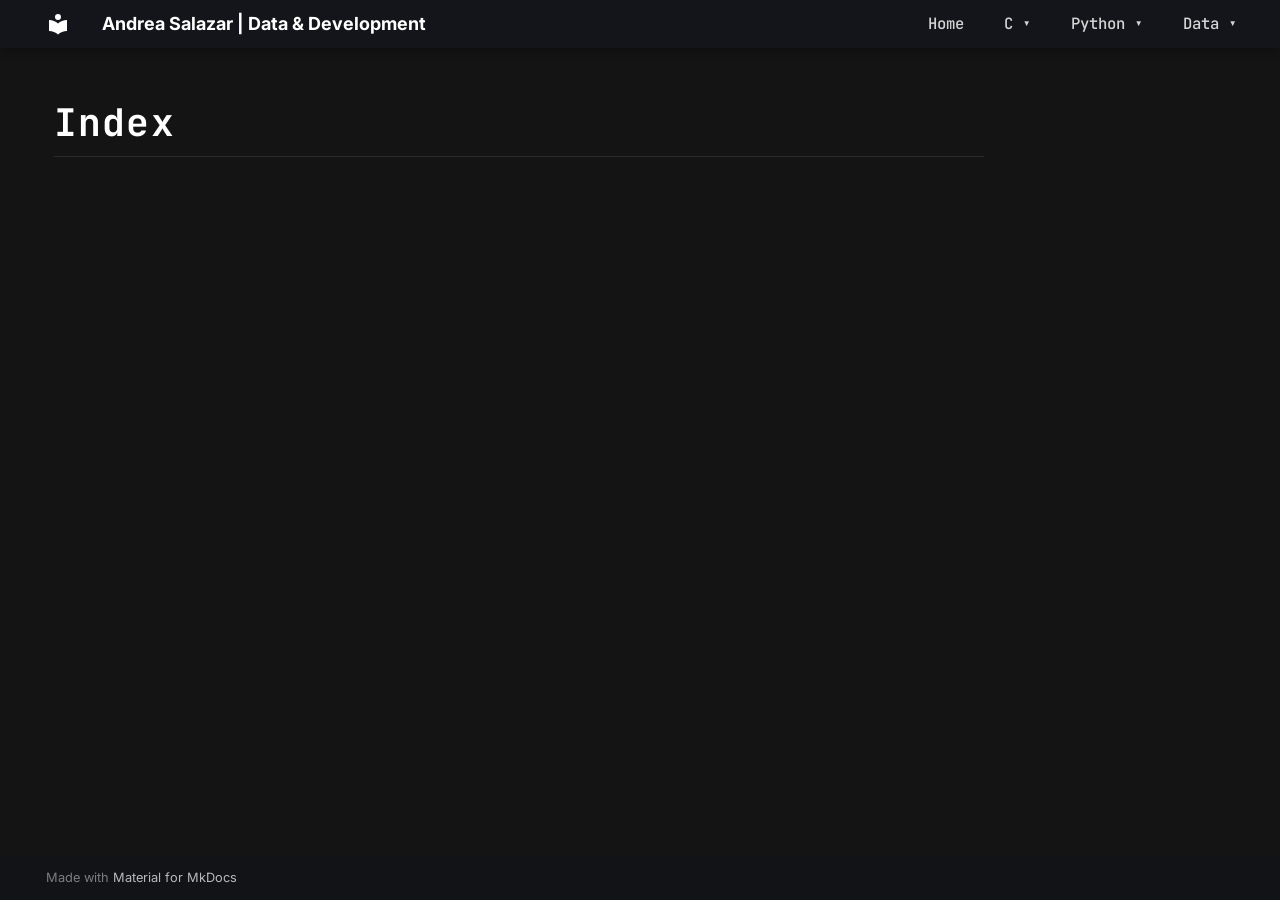
<file: projects/data-engineering/index.html>
<!doctype html>
<html lang="en" class="no-js">
  <head>
    
      <meta charset="utf-8">
      <meta name="viewport" content="width=device-width,initial-scale=1">
      
      
      
        <link rel="canonical" href="https://asalazar-z.github.io/projects/data-engineering/">
      
      
        <link rel="prev" href="./">
      
      
      
        
      
      
      <link rel="icon" href="../../assets/images/favicon.png">
      <meta name="generator" content="mkdocs-1.6.1, mkdocs-material-9.7.7">
    
    
      
        <title>Index - Andrea Salazar | Data & Development</title>
      
    
    
      <link rel="stylesheet" href="../../assets/stylesheets/main.ec1eaa64.min.css">
      
        
        <link rel="stylesheet" href="../../assets/stylesheets/palette.ab4e12ef.min.css">
      
      


    
    
      
    
    
      
        
        
        <link rel="preconnect" href="https://fonts.gstatic.com" crossorigin>
        <link rel="stylesheet" href="https://fonts.googleapis.com/css?family=Inter:300,300i,400,400i,700,700i%7CJetBrains+Mono:400,400i,700,700i&display=fallback">
        <style>:root{--md-text-font:"Inter";--md-code-font:"JetBrains Mono"}</style>
      
    
    
      <link rel="stylesheet" href="../../stylesheets/extra.css">
    
    <script>__md_scope=new URL("../..",location),__md_hash=e=>[...e].reduce(((e,_)=>(e<<5)-e+_.charCodeAt(0)),0),__md_get=(e,_=localStorage,t=__md_scope)=>JSON.parse(_.getItem(t.pathname+"."+e)),__md_set=(e,_,t=localStorage,a=__md_scope)=>{try{t.setItem(a.pathname+"."+e,JSON.stringify(_))}catch(e){}}</script>
    
      

    
    
  </head>
  
  
    
    
      
    
    
    
    
    <body dir="ltr" data-md-color-scheme="slate" data-md-color-primary="black" data-md-color-accent="teal">
  
    
    <input class="md-toggle" data-md-toggle="drawer" type="checkbox" id="__drawer" autocomplete="off">
    <input class="md-toggle" data-md-toggle="search" type="checkbox" id="__search" autocomplete="off">
    <label class="md-overlay" for="__drawer"></label>
    <div data-md-component="skip">
      
    </div>
    <div data-md-component="announce">
      
    </div>
    
    
      

  

<header class="md-header md-header--shadow" data-md-component="header">
  <nav class="md-header__inner md-grid" aria-label="Header">
    <a href="../.." title="Andrea Salazar | Data &amp; Development" class="md-header__button md-logo" aria-label="Andrea Salazar | Data & Development" data-md-component="logo">
      
  
  <svg xmlns="http://www.w3.org/2000/svg" viewBox="0 0 24 24"><path d="M12 8a3 3 0 0 0 3-3 3 3 0 0 0-3-3 3 3 0 0 0-3 3 3 3 0 0 0 3 3m0 3.54C9.64 9.35 6.5 8 3 8v11c3.5 0 6.64 1.35 9 3.54 2.36-2.19 5.5-3.54 9-3.54V8c-3.5 0-6.64 1.35-9 3.54"/></svg>

    </a>
    <label class="md-header__button md-icon" for="__drawer">
      
      <svg xmlns="http://www.w3.org/2000/svg" viewBox="0 0 24 24"><path d="M3 6h18v2H3zm0 5h18v2H3zm0 5h18v2H3z"/></svg>
    </label>
    <div class="md-header__title" data-md-component="header-title">
      <div class="md-header__ellipsis">
        <div class="md-header__topic">
          <span class="md-ellipsis">
            Andrea Salazar | Data & Development
          </span>
        </div>
        <div class="md-header__topic" data-md-component="header-topic">
          <span class="md-ellipsis">
            
              Index
            
          </span>
        </div>
      </div>
    </div>
    
      
        <form class="md-header__option" data-md-component="palette">
  
    
    
    
    <input class="md-option" data-md-color-media="" data-md-color-scheme="slate" data-md-color-primary="black" data-md-color-accent="teal"  aria-hidden="true"  type="radio" name="__palette" id="__palette_0">
    
  
    
    
    
    <input class="md-option" data-md-color-media="" data-md-color-scheme="default" data-md-color-primary="black" data-md-color-accent="teal"  aria-label="Modo oscuro"  type="radio" name="__palette" id="__palette_1">
    
      <label class="md-header__button md-icon" title="Modo oscuro" for="__palette_0" hidden>
        <svg xmlns="http://www.w3.org/2000/svg" viewBox="0 0 24 24"><path d="m17.75 4.09-2.53 1.94.91 3.06-2.63-1.81-2.63 1.81.91-3.06-2.53-1.94L12.44 4l1.06-3 1.06 3zm3.5 6.91-1.64 1.25.59 1.98-1.7-1.17-1.7 1.17.59-1.98L15.75 11l2.06-.05L18.5 9l.69 1.95zm-2.28 4.95c.83-.08 1.72 1.1 1.19 1.85-.32.45-.66.87-1.08 1.27C15.17 23 8.84 23 4.94 19.07c-3.91-3.9-3.91-10.24 0-14.14.4-.4.82-.76 1.27-1.08.75-.53 1.93.36 1.85 1.19-.27 2.86.69 5.83 2.89 8.02a9.96 9.96 0 0 0 8.02 2.89m-1.64 2.02a12.08 12.08 0 0 1-7.8-3.47c-2.17-2.19-3.33-5-3.49-7.82-2.81 3.14-2.7 7.96.31 10.98 3.02 3.01 7.84 3.12 10.98.31"/></svg>
      </label>
    
  
</form>
      
    
    
      <script>var palette=__md_get("__palette");if(palette&&palette.color){if("(prefers-color-scheme)"===palette.color.media){var media=matchMedia("(prefers-color-scheme: light)"),input=document.querySelector(media.matches?"[data-md-color-media='(prefers-color-scheme: light)']":"[data-md-color-media='(prefers-color-scheme: dark)']");palette.color.media=input.getAttribute("data-md-color-media"),palette.color.scheme=input.getAttribute("data-md-color-scheme"),palette.color.primary=input.getAttribute("data-md-color-primary"),palette.color.accent=input.getAttribute("data-md-color-accent")}for(var[key,value]of Object.entries(palette.color))document.body.setAttribute("data-md-color-"+key,value)}</script>
    
    
    
    
  </nav>
  
</header>
    
    <div class="md-container" data-md-component="container">
      
      
        
          
        
      
      <main class="md-main" data-md-component="main">
        <div class="md-main__inner md-grid">
          
            
              
              <div class="md-sidebar md-sidebar--primary" data-md-component="sidebar" data-md-type="navigation" >
                <div class="md-sidebar__scrollwrap">
                  <div class="md-sidebar__inner">
                    



<nav class="md-nav md-nav--primary" aria-label="Navigation" data-md-level="0">
  <label class="md-nav__title" for="__drawer">
    <a href="../.." title="Andrea Salazar | Data &amp; Development" class="md-nav__button md-logo" aria-label="Andrea Salazar | Data & Development" data-md-component="logo">
      
  
  <svg xmlns="http://www.w3.org/2000/svg" viewBox="0 0 24 24"><path d="M12 8a3 3 0 0 0 3-3 3 3 0 0 0-3-3 3 3 0 0 0-3 3 3 3 0 0 0 3 3m0 3.54C9.64 9.35 6.5 8 3 8v11c3.5 0 6.64 1.35 9 3.54 2.36-2.19 5.5-3.54 9-3.54V8c-3.5 0-6.64 1.35-9 3.54"/></svg>

    </a>
    Andrea Salazar | Data & Development
  </label>
  
  <ul class="md-nav__list" data-md-scrollfix>
    
      
      
  
  
  
  
    <li class="md-nav__item">
      <a href="../.." class="md-nav__link">
        
  
  
  <span class="md-ellipsis">
    
  
    Home
  

    
  </span>
  
  

      </a>
    </li>
  

    
      
      
  
  
  
  
    <li class="md-nav__item">
      <a href="../../about/" class="md-nav__link">
        
  
  
  <span class="md-ellipsis">
    
  
    About me
  

    
  </span>
  
  

      </a>
    </li>
  

    
      
      
  
  
  
  
    
    
      
        
          
        
      
        
      
        
      
        
      
        
      
    
    
    
      
        
        
      
    
    
    <li class="md-nav__item md-nav__item--section md-nav__item--nested">
      
        
        
        <input class="md-nav__toggle md-toggle " type="checkbox" id="__nav_3" >
        
          
          <div class="md-nav__link md-nav__container">
            <a href="../42-school/c/" class="md-nav__link ">
              
  
  
  <span class="md-ellipsis">
    
  
    C
  

    
  </span>
  
  

            </a>
            
              
              <label class="md-nav__link " for="__nav_3" id="__nav_3_label" tabindex="">
                <span class="md-nav__icon md-icon"></span>
              </label>
            
          </div>
        
        <nav class="md-nav" data-md-level="1" aria-labelledby="__nav_3_label" aria-expanded="false">
          <label class="md-nav__title" for="__nav_3">
            <span class="md-nav__icon md-icon"></span>
            
  
    C
  

          </label>
          <ul class="md-nav__list" data-md-scrollfix>
            
              
            
              
                
  
  
  
  
    <li class="md-nav__item">
      <a href="../42-school/c/libft/" class="md-nav__link">
        
  
  
  <span class="md-ellipsis">
    
  
    libft
  

    
  </span>
  
  

      </a>
    </li>
  

              
            
              
                
  
  
  
  
    <li class="md-nav__item">
      <a href="../42-school/c/push_swap/" class="md-nav__link">
        
  
  
  <span class="md-ellipsis">
    
  
    push_swap
  

    
  </span>
  
  

      </a>
    </li>
  

              
            
              
                
  
  
  
  
    <li class="md-nav__item">
      <a href="../42-school/c/get_next_line/" class="md-nav__link">
        
  
  
  <span class="md-ellipsis">
    
  
    get_next_line
  

    
  </span>
  
  

      </a>
    </li>
  

              
            
              
                
  
  
  
  
    <li class="md-nav__item">
      <a href="../42-school/c/ft_printf/" class="md-nav__link">
        
  
  
  <span class="md-ellipsis">
    
  
    ft_printf
  

    
  </span>
  
  

      </a>
    </li>
  

              
            
          </ul>
        </nav>
      
    </li>
  

    
      
      
  
  
  
  
    
    
      
        
          
        
      
        
      
        
      
    
    
    
      
        
        
      
    
    
    <li class="md-nav__item md-nav__item--section md-nav__item--nested">
      
        
        
        <input class="md-nav__toggle md-toggle " type="checkbox" id="__nav_4" >
        
          
          <div class="md-nav__link md-nav__container">
            <a href="../42-school/python/" class="md-nav__link ">
              
  
  
  <span class="md-ellipsis">
    
  
    Python
  

    
  </span>
  
  

            </a>
            
              
              <label class="md-nav__link " for="__nav_4" id="__nav_4_label" tabindex="">
                <span class="md-nav__icon md-icon"></span>
              </label>
            
          </div>
        
        <nav class="md-nav" data-md-level="1" aria-labelledby="__nav_4_label" aria-expanded="false">
          <label class="md-nav__title" for="__nav_4">
            <span class="md-nav__icon md-icon"></span>
            
  
    Python
  

          </label>
          <ul class="md-nav__list" data-md-scrollfix>
            
              
            
              
                
  
  
  
  
    <li class="md-nav__item">
      <a href="../42-school/python/a-maze-ing/" class="md-nav__link">
        
  
  
  <span class="md-ellipsis">
    
  
    A-Maze-ing
  

    
  </span>
  
  

      </a>
    </li>
  

              
            
              
                
  
  
  
  
    <li class="md-nav__item">
      <a href="../42-school/python/python-modules/" class="md-nav__link">
        
  
  
  <span class="md-ellipsis">
    
  
    Python modules
  

    
  </span>
  
  

      </a>
    </li>
  

              
            
          </ul>
        </nav>
      
    </li>
  

    
      
      
  
  
    
  
  
  
    
    
      
        
          
        
      
        
      
        
      
        
      
    
    
    
      
        
        
      
    
    
    <li class="md-nav__item md-nav__item--active md-nav__item--section md-nav__item--nested">
      
        
        
        <input class="md-nav__toggle md-toggle " type="checkbox" id="__nav_5" checked>
        
          
          <div class="md-nav__link md-nav__container">
            <a href="./" class="md-nav__link md-nav__link--active">
              
  
  
  <span class="md-ellipsis">
    
  
    Data
  

    
  </span>
  
  

            </a>
            
              
              <label class="md-nav__link md-nav__link--active" for="__nav_5" id="__nav_5_label" tabindex="">
                <span class="md-nav__icon md-icon"></span>
              </label>
            
          </div>
        
        <nav class="md-nav" data-md-level="1" aria-labelledby="__nav_5_label" aria-expanded="true">
          <label class="md-nav__title" for="__nav_5">
            <span class="md-nav__icon md-icon"></span>
            
  
    Data
  

          </label>
          <ul class="md-nav__list" data-md-scrollfix>
            
              
            
              
                
  
  
  
  
    
    
      
        
      
    
    
    
      
    
    
    <li class="md-nav__item md-nav__item--nested">
      
        
        
        <input class="md-nav__toggle md-toggle " type="checkbox" id="__nav_5_2" >
        
          
          <label class="md-nav__link" for="__nav_5_2" id="__nav_5_2_label" tabindex="0">
            
  
  
  <span class="md-ellipsis">
    
  
    Data Engineering
  

    
  </span>
  
  

            <span class="md-nav__icon md-icon"></span>
          </label>
        
        <nav class="md-nav" data-md-level="2" aria-labelledby="__nav_5_2_label" aria-expanded="false">
          <label class="md-nav__title" for="__nav_5_2">
            <span class="md-nav__icon md-icon"></span>
            
  
    Data Engineering
  

          </label>
          <ul class="md-nav__list" data-md-scrollfix>
            
              
                
  
  
  
  
    <li class="md-nav__item">
      <a href="data-quality-control/" class="md-nav__link">
        
  
  
  <span class="md-ellipsis">
    
  
    Data quality control
  

    
  </span>
  
  

      </a>
    </li>
  

              
            
          </ul>
        </nav>
      
    </li>
  

              
            
              
                
  
  
  
  
    
    
      
        
          
        
      
    
    
    
      
    
    
    <li class="md-nav__item md-nav__item--nested">
      
        
        
        <input class="md-nav__toggle md-toggle " type="checkbox" id="__nav_5_3" >
        
          
          <div class="md-nav__link md-nav__container">
            <a href="./" class="md-nav__link md-nav__link--active">
              
  
  
  <span class="md-ellipsis">
    
  
    Data Science
  

    
  </span>
  
  

            </a>
            
          </div>
        
        <nav class="md-nav" data-md-level="2" aria-labelledby="__nav_5_3_label" aria-expanded="false">
          <label class="md-nav__title" for="__nav_5_3">
            <span class="md-nav__icon md-icon"></span>
            
  
    Data Science
  

          </label>
          <ul class="md-nav__list" data-md-scrollfix>
            
              
            
          </ul>
        </nav>
      
    </li>
  

              
            
              
                
  
  
    
  
  
  
    
    
      
        
          
        
      
    
    
    
      
    
    
    <li class="md-nav__item md-nav__item--active md-nav__item--nested">
      
        
        
        <input class="md-nav__toggle md-toggle " type="checkbox" id="__nav_5_4" checked>
        
          
          <div class="md-nav__link md-nav__container">
            <a href="./" class="md-nav__link md-nav__link--active">
              
  
  
  <span class="md-ellipsis">
    
  
    BI
  

    
  </span>
  
  

            </a>
            
          </div>
        
        <nav class="md-nav" data-md-level="2" aria-labelledby="__nav_5_4_label" aria-expanded="true">
          <label class="md-nav__title" for="__nav_5_4">
            <span class="md-nav__icon md-icon"></span>
            
  
    BI
  

          </label>
          <ul class="md-nav__list" data-md-scrollfix>
            
              
            
          </ul>
        </nav>
      
    </li>
  

              
            
          </ul>
        </nav>
      
    </li>
  

    
  </ul>
</nav>
                  </div>
                </div>
              </div>
            
            
              
              <div class="md-sidebar md-sidebar--secondary" data-md-component="sidebar" data-md-type="toc" >
                <div class="md-sidebar__scrollwrap">
                  <div class="md-sidebar__inner">
                    

<nav class="md-nav md-nav--secondary" aria-label="Table of contents">
  
  
  
  
</nav>
                  </div>
                </div>
              </div>
            
          
          
            <div class="md-content" data-md-component="content">
              
              <article class="md-content__inner md-typeset">
                
                  



  <h1>Index</h1>














                
              </article>
            </div>
          
          
<script>var target=document.getElementById(location.hash.slice(1));target&&target.name&&(target.checked=target.name.startsWith("__tabbed_"))</script>
        </div>
        
          <button type="button" class="md-top md-icon" data-md-component="top" hidden>
  
  <svg xmlns="http://www.w3.org/2000/svg" viewBox="0 0 24 24"><path d="M13 20h-2V8l-5.5 5.5-1.42-1.42L12 4.16l7.92 7.92-1.42 1.42L13 8z"/></svg>
  Back to top
</button>
        
      </main>
      
        <footer class="md-footer">
  
  <div class="md-footer-meta md-typeset">
    <div class="md-footer-meta__inner md-grid">
      <div class="md-copyright">
  
  
    Made with
    <a href="https://squidfunk.github.io/mkdocs-material/" target="_blank" rel="noopener">
      Material for MkDocs
    </a>
  
</div>
      
    </div>
  </div>
</footer>
      
    </div>
    <div class="md-dialog" data-md-component="dialog">
      <div class="md-dialog__inner md-typeset"></div>
    </div>
    
    
    
      
      
      <script id="__config" type="application/json">{"annotate": null, "base": "../..", "features": ["navigation.sections", "navigation.indexes", "navigation.top", "content.code.copy"], "search": "../../assets/javascripts/workers/search.2c215733.min.js", "tags": null, "translations": {"clipboard.copied": "Copied to clipboard", "clipboard.copy": "Copy to clipboard", "search.result.more.one": "1 more on this page", "search.result.more.other": "# more on this page", "search.result.none": "No matching documents", "search.result.one": "1 matching document", "search.result.other": "# matching documents", "search.result.placeholder": "Type to start searching", "search.result.term.missing": "Missing", "select.version": "Select version"}, "version": null}</script>
    
    
      <script src="../../assets/javascripts/bundle.d7400e89.min.js"></script>
      
        <script src="../../javascripts/topbar.js"></script>
      
    
  </body>
</html>
</file>
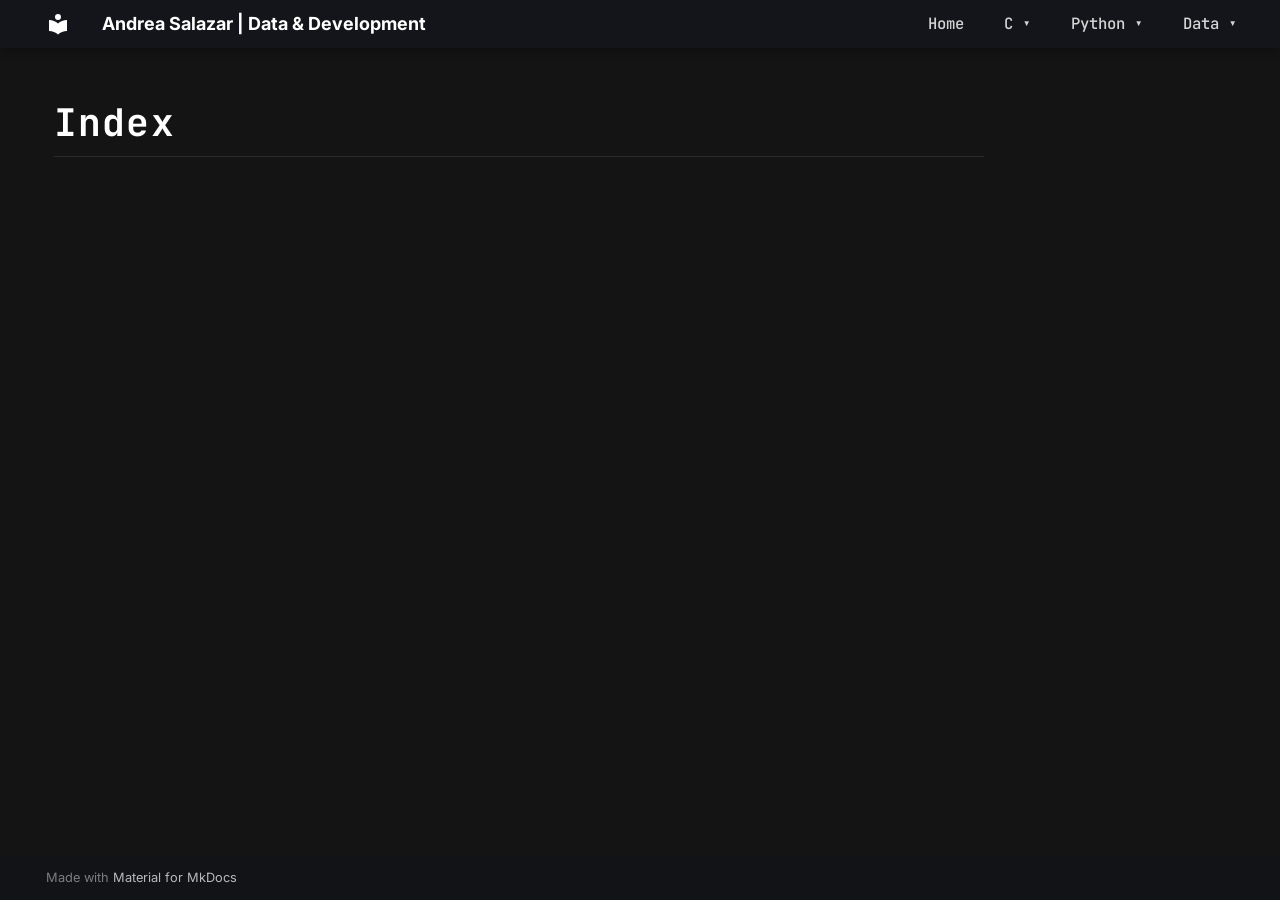
<file: projects/42-school/c/index.html>
<!doctype html>
<html lang="en" class="no-js">
  <head>
    
      <meta charset="utf-8">
      <meta name="viewport" content="width=device-width,initial-scale=1">
      
      
      
        <link rel="canonical" href="https://asalazar-z.github.io/projects/42-school/c/">
      
      
        <link rel="prev" href="../../../about/">
      
      
        <link rel="next" href="libft/">
      
      
        
      
      
      <link rel="icon" href="../../../assets/images/favicon.png">
      <meta name="generator" content="mkdocs-1.6.1, mkdocs-material-9.7.7">
    
    
      
        <title>Index - Andrea Salazar | Data & Development</title>
      
    
    
      <link rel="stylesheet" href="../../../assets/stylesheets/main.ec1eaa64.min.css">
      
        
        <link rel="stylesheet" href="../../../assets/stylesheets/palette.ab4e12ef.min.css">
      
      


    
    
      
    
    
      
        
        
        <link rel="preconnect" href="https://fonts.gstatic.com" crossorigin>
        <link rel="stylesheet" href="https://fonts.googleapis.com/css?family=Inter:300,300i,400,400i,700,700i%7CJetBrains+Mono:400,400i,700,700i&display=fallback">
        <style>:root{--md-text-font:"Inter";--md-code-font:"JetBrains Mono"}</style>
      
    
    
      <link rel="stylesheet" href="../../../stylesheets/extra.css">
    
    <script>__md_scope=new URL("../../..",location),__md_hash=e=>[...e].reduce(((e,_)=>(e<<5)-e+_.charCodeAt(0)),0),__md_get=(e,_=localStorage,t=__md_scope)=>JSON.parse(_.getItem(t.pathname+"."+e)),__md_set=(e,_,t=localStorage,a=__md_scope)=>{try{t.setItem(a.pathname+"."+e,JSON.stringify(_))}catch(e){}}</script>
    
      

    
    
  </head>
  
  
    
    
      
    
    
    
    
    <body dir="ltr" data-md-color-scheme="slate" data-md-color-primary="black" data-md-color-accent="teal">
  
    
    <input class="md-toggle" data-md-toggle="drawer" type="checkbox" id="__drawer" autocomplete="off">
    <input class="md-toggle" data-md-toggle="search" type="checkbox" id="__search" autocomplete="off">
    <label class="md-overlay" for="__drawer"></label>
    <div data-md-component="skip">
      
    </div>
    <div data-md-component="announce">
      
    </div>
    
    
      

  

<header class="md-header md-header--shadow" data-md-component="header">
  <nav class="md-header__inner md-grid" aria-label="Header">
    <a href="../../.." title="Andrea Salazar | Data &amp; Development" class="md-header__button md-logo" aria-label="Andrea Salazar | Data & Development" data-md-component="logo">
      
  
  <svg xmlns="http://www.w3.org/2000/svg" viewBox="0 0 24 24"><path d="M12 8a3 3 0 0 0 3-3 3 3 0 0 0-3-3 3 3 0 0 0-3 3 3 3 0 0 0 3 3m0 3.54C9.64 9.35 6.5 8 3 8v11c3.5 0 6.64 1.35 9 3.54 2.36-2.19 5.5-3.54 9-3.54V8c-3.5 0-6.64 1.35-9 3.54"/></svg>

    </a>
    <label class="md-header__button md-icon" for="__drawer">
      
      <svg xmlns="http://www.w3.org/2000/svg" viewBox="0 0 24 24"><path d="M3 6h18v2H3zm0 5h18v2H3zm0 5h18v2H3z"/></svg>
    </label>
    <div class="md-header__title" data-md-component="header-title">
      <div class="md-header__ellipsis">
        <div class="md-header__topic">
          <span class="md-ellipsis">
            Andrea Salazar | Data & Development
          </span>
        </div>
        <div class="md-header__topic" data-md-component="header-topic">
          <span class="md-ellipsis">
            
              Index
            
          </span>
        </div>
      </div>
    </div>
    
      
        <form class="md-header__option" data-md-component="palette">
  
    
    
    
    <input class="md-option" data-md-color-media="" data-md-color-scheme="slate" data-md-color-primary="black" data-md-color-accent="teal"  aria-hidden="true"  type="radio" name="__palette" id="__palette_0">
    
  
    
    
    
    <input class="md-option" data-md-color-media="" data-md-color-scheme="default" data-md-color-primary="black" data-md-color-accent="teal"  aria-label="Modo oscuro"  type="radio" name="__palette" id="__palette_1">
    
      <label class="md-header__button md-icon" title="Modo oscuro" for="__palette_0" hidden>
        <svg xmlns="http://www.w3.org/2000/svg" viewBox="0 0 24 24"><path d="m17.75 4.09-2.53 1.94.91 3.06-2.63-1.81-2.63 1.81.91-3.06-2.53-1.94L12.44 4l1.06-3 1.06 3zm3.5 6.91-1.64 1.25.59 1.98-1.7-1.17-1.7 1.17.59-1.98L15.75 11l2.06-.05L18.5 9l.69 1.95zm-2.28 4.95c.83-.08 1.72 1.1 1.19 1.85-.32.45-.66.87-1.08 1.27C15.17 23 8.84 23 4.94 19.07c-3.91-3.9-3.91-10.24 0-14.14.4-.4.82-.76 1.27-1.08.75-.53 1.93.36 1.85 1.19-.27 2.86.69 5.83 2.89 8.02a9.96 9.96 0 0 0 8.02 2.89m-1.64 2.02a12.08 12.08 0 0 1-7.8-3.47c-2.17-2.19-3.33-5-3.49-7.82-2.81 3.14-2.7 7.96.31 10.98 3.02 3.01 7.84 3.12 10.98.31"/></svg>
      </label>
    
  
</form>
      
    
    
      <script>var palette=__md_get("__palette");if(palette&&palette.color){if("(prefers-color-scheme)"===palette.color.media){var media=matchMedia("(prefers-color-scheme: light)"),input=document.querySelector(media.matches?"[data-md-color-media='(prefers-color-scheme: light)']":"[data-md-color-media='(prefers-color-scheme: dark)']");palette.color.media=input.getAttribute("data-md-color-media"),palette.color.scheme=input.getAttribute("data-md-color-scheme"),palette.color.primary=input.getAttribute("data-md-color-primary"),palette.color.accent=input.getAttribute("data-md-color-accent")}for(var[key,value]of Object.entries(palette.color))document.body.setAttribute("data-md-color-"+key,value)}</script>
    
    
    
    
  </nav>
  
</header>
    
    <div class="md-container" data-md-component="container">
      
      
        
          
        
      
      <main class="md-main" data-md-component="main">
        <div class="md-main__inner md-grid">
          
            
              
              <div class="md-sidebar md-sidebar--primary" data-md-component="sidebar" data-md-type="navigation" >
                <div class="md-sidebar__scrollwrap">
                  <div class="md-sidebar__inner">
                    



<nav class="md-nav md-nav--primary" aria-label="Navigation" data-md-level="0">
  <label class="md-nav__title" for="__drawer">
    <a href="../../.." title="Andrea Salazar | Data &amp; Development" class="md-nav__button md-logo" aria-label="Andrea Salazar | Data & Development" data-md-component="logo">
      
  
  <svg xmlns="http://www.w3.org/2000/svg" viewBox="0 0 24 24"><path d="M12 8a3 3 0 0 0 3-3 3 3 0 0 0-3-3 3 3 0 0 0-3 3 3 3 0 0 0 3 3m0 3.54C9.64 9.35 6.5 8 3 8v11c3.5 0 6.64 1.35 9 3.54 2.36-2.19 5.5-3.54 9-3.54V8c-3.5 0-6.64 1.35-9 3.54"/></svg>

    </a>
    Andrea Salazar | Data & Development
  </label>
  
  <ul class="md-nav__list" data-md-scrollfix>
    
      
      
  
  
  
  
    <li class="md-nav__item">
      <a href="../../.." class="md-nav__link">
        
  
  
  <span class="md-ellipsis">
    
  
    Home
  

    
  </span>
  
  

      </a>
    </li>
  

    
      
      
  
  
  
  
    <li class="md-nav__item">
      <a href="../../../about/" class="md-nav__link">
        
  
  
  <span class="md-ellipsis">
    
  
    About me
  

    
  </span>
  
  

      </a>
    </li>
  

    
      
      
  
  
    
  
  
  
    
    
      
        
          
        
      
        
      
        
      
        
      
        
      
    
    
    
      
        
        
      
    
    
    <li class="md-nav__item md-nav__item--active md-nav__item--section md-nav__item--nested">
      
        
        
        <input class="md-nav__toggle md-toggle " type="checkbox" id="__nav_3" checked>
        
          
          <div class="md-nav__link md-nav__container">
            <a href="./" class="md-nav__link md-nav__link--active">
              
  
  
  <span class="md-ellipsis">
    
  
    C
  

    
  </span>
  
  

            </a>
            
              
              <label class="md-nav__link md-nav__link--active" for="__nav_3" id="__nav_3_label" tabindex="">
                <span class="md-nav__icon md-icon"></span>
              </label>
            
          </div>
        
        <nav class="md-nav" data-md-level="1" aria-labelledby="__nav_3_label" aria-expanded="true">
          <label class="md-nav__title" for="__nav_3">
            <span class="md-nav__icon md-icon"></span>
            
  
    C
  

          </label>
          <ul class="md-nav__list" data-md-scrollfix>
            
              
            
              
                
  
  
  
  
    <li class="md-nav__item">
      <a href="libft/" class="md-nav__link">
        
  
  
  <span class="md-ellipsis">
    
  
    libft
  

    
  </span>
  
  

      </a>
    </li>
  

              
            
              
                
  
  
  
  
    <li class="md-nav__item">
      <a href="push_swap/" class="md-nav__link">
        
  
  
  <span class="md-ellipsis">
    
  
    push_swap
  

    
  </span>
  
  

      </a>
    </li>
  

              
            
              
                
  
  
  
  
    <li class="md-nav__item">
      <a href="get_next_line/" class="md-nav__link">
        
  
  
  <span class="md-ellipsis">
    
  
    get_next_line
  

    
  </span>
  
  

      </a>
    </li>
  

              
            
              
                
  
  
  
  
    <li class="md-nav__item">
      <a href="ft_printf/" class="md-nav__link">
        
  
  
  <span class="md-ellipsis">
    
  
    ft_printf
  

    
  </span>
  
  

      </a>
    </li>
  

              
            
          </ul>
        </nav>
      
    </li>
  

    
      
      
  
  
  
  
    
    
      
        
          
        
      
        
      
        
      
    
    
    
      
        
        
      
    
    
    <li class="md-nav__item md-nav__item--section md-nav__item--nested">
      
        
        
        <input class="md-nav__toggle md-toggle " type="checkbox" id="__nav_4" >
        
          
          <div class="md-nav__link md-nav__container">
            <a href="../python/" class="md-nav__link ">
              
  
  
  <span class="md-ellipsis">
    
  
    Python
  

    
  </span>
  
  

            </a>
            
              
              <label class="md-nav__link " for="__nav_4" id="__nav_4_label" tabindex="">
                <span class="md-nav__icon md-icon"></span>
              </label>
            
          </div>
        
        <nav class="md-nav" data-md-level="1" aria-labelledby="__nav_4_label" aria-expanded="false">
          <label class="md-nav__title" for="__nav_4">
            <span class="md-nav__icon md-icon"></span>
            
  
    Python
  

          </label>
          <ul class="md-nav__list" data-md-scrollfix>
            
              
            
              
                
  
  
  
  
    <li class="md-nav__item">
      <a href="../python/a-maze-ing/" class="md-nav__link">
        
  
  
  <span class="md-ellipsis">
    
  
    A-Maze-ing
  

    
  </span>
  
  

      </a>
    </li>
  

              
            
              
                
  
  
  
  
    <li class="md-nav__item">
      <a href="../python/python-modules/" class="md-nav__link">
        
  
  
  <span class="md-ellipsis">
    
  
    Python modules
  

    
  </span>
  
  

      </a>
    </li>
  

              
            
          </ul>
        </nav>
      
    </li>
  

    
      
      
  
  
  
  
    
    
      
        
          
        
      
        
      
        
      
        
      
    
    
    
      
        
        
      
    
    
    <li class="md-nav__item md-nav__item--section md-nav__item--nested">
      
        
        
        <input class="md-nav__toggle md-toggle " type="checkbox" id="__nav_5" >
        
          
          <div class="md-nav__link md-nav__container">
            <a href="../../data-engineering/" class="md-nav__link ">
              
  
  
  <span class="md-ellipsis">
    
  
    Data
  

    
  </span>
  
  

            </a>
            
              
              <label class="md-nav__link " for="__nav_5" id="__nav_5_label" tabindex="">
                <span class="md-nav__icon md-icon"></span>
              </label>
            
          </div>
        
        <nav class="md-nav" data-md-level="1" aria-labelledby="__nav_5_label" aria-expanded="false">
          <label class="md-nav__title" for="__nav_5">
            <span class="md-nav__icon md-icon"></span>
            
  
    Data
  

          </label>
          <ul class="md-nav__list" data-md-scrollfix>
            
              
            
              
                
  
  
  
  
    
    
      
        
      
    
    
    
      
    
    
    <li class="md-nav__item md-nav__item--nested">
      
        
        
        <input class="md-nav__toggle md-toggle " type="checkbox" id="__nav_5_2" >
        
          
          <label class="md-nav__link" for="__nav_5_2" id="__nav_5_2_label" tabindex="0">
            
  
  
  <span class="md-ellipsis">
    
  
    Data Engineering
  

    
  </span>
  
  

            <span class="md-nav__icon md-icon"></span>
          </label>
        
        <nav class="md-nav" data-md-level="2" aria-labelledby="__nav_5_2_label" aria-expanded="false">
          <label class="md-nav__title" for="__nav_5_2">
            <span class="md-nav__icon md-icon"></span>
            
  
    Data Engineering
  

          </label>
          <ul class="md-nav__list" data-md-scrollfix>
            
              
                
  
  
  
  
    <li class="md-nav__item">
      <a href="../../data-engineering/data-quality-control/" class="md-nav__link">
        
  
  
  <span class="md-ellipsis">
    
  
    Data quality control
  

    
  </span>
  
  

      </a>
    </li>
  

              
            
          </ul>
        </nav>
      
    </li>
  

              
            
              
                
  
  
  
  
    
    
      
        
          
        
      
    
    
    
      
    
    
    <li class="md-nav__item md-nav__item--nested">
      
        
        
        <input class="md-nav__toggle md-toggle " type="checkbox" id="__nav_5_3" >
        
          
          <div class="md-nav__link md-nav__container">
            <a href="../../data-engineering/" class="md-nav__link ">
              
  
  
  <span class="md-ellipsis">
    
  
    Data Science
  

    
  </span>
  
  

            </a>
            
          </div>
        
        <nav class="md-nav" data-md-level="2" aria-labelledby="__nav_5_3_label" aria-expanded="false">
          <label class="md-nav__title" for="__nav_5_3">
            <span class="md-nav__icon md-icon"></span>
            
  
    Data Science
  

          </label>
          <ul class="md-nav__list" data-md-scrollfix>
            
              
            
          </ul>
        </nav>
      
    </li>
  

              
            
              
                
  
  
  
  
    
    
      
        
          
        
      
    
    
    
      
    
    
    <li class="md-nav__item md-nav__item--nested">
      
        
        
        <input class="md-nav__toggle md-toggle " type="checkbox" id="__nav_5_4" >
        
          
          <div class="md-nav__link md-nav__container">
            <a href="../../data-engineering/" class="md-nav__link ">
              
  
  
  <span class="md-ellipsis">
    
  
    BI
  

    
  </span>
  
  

            </a>
            
          </div>
        
        <nav class="md-nav" data-md-level="2" aria-labelledby="__nav_5_4_label" aria-expanded="false">
          <label class="md-nav__title" for="__nav_5_4">
            <span class="md-nav__icon md-icon"></span>
            
  
    BI
  

          </label>
          <ul class="md-nav__list" data-md-scrollfix>
            
              
            
          </ul>
        </nav>
      
    </li>
  

              
            
          </ul>
        </nav>
      
    </li>
  

    
  </ul>
</nav>
                  </div>
                </div>
              </div>
            
            
              
              <div class="md-sidebar md-sidebar--secondary" data-md-component="sidebar" data-md-type="toc" >
                <div class="md-sidebar__scrollwrap">
                  <div class="md-sidebar__inner">
                    

<nav class="md-nav md-nav--secondary" aria-label="Table of contents">
  
  
  
  
</nav>
                  </div>
                </div>
              </div>
            
          
          
            <div class="md-content" data-md-component="content">
              
              <article class="md-content__inner md-typeset">
                
                  



  <h1>Index</h1>














                
              </article>
            </div>
          
          
<script>var target=document.getElementById(location.hash.slice(1));target&&target.name&&(target.checked=target.name.startsWith("__tabbed_"))</script>
        </div>
        
          <button type="button" class="md-top md-icon" data-md-component="top" hidden>
  
  <svg xmlns="http://www.w3.org/2000/svg" viewBox="0 0 24 24"><path d="M13 20h-2V8l-5.5 5.5-1.42-1.42L12 4.16l7.92 7.92-1.42 1.42L13 8z"/></svg>
  Back to top
</button>
        
      </main>
      
        <footer class="md-footer">
  
  <div class="md-footer-meta md-typeset">
    <div class="md-footer-meta__inner md-grid">
      <div class="md-copyright">
  
  
    Made with
    <a href="https://squidfunk.github.io/mkdocs-material/" target="_blank" rel="noopener">
      Material for MkDocs
    </a>
  
</div>
      
    </div>
  </div>
</footer>
      
    </div>
    <div class="md-dialog" data-md-component="dialog">
      <div class="md-dialog__inner md-typeset"></div>
    </div>
    
    
    
      
      
      <script id="__config" type="application/json">{"annotate": null, "base": "../../..", "features": ["navigation.sections", "navigation.indexes", "navigation.top", "content.code.copy"], "search": "../../../assets/javascripts/workers/search.2c215733.min.js", "tags": null, "translations": {"clipboard.copied": "Copied to clipboard", "clipboard.copy": "Copy to clipboard", "search.result.more.one": "1 more on this page", "search.result.more.other": "# more on this page", "search.result.none": "No matching documents", "search.result.one": "1 matching document", "search.result.other": "# matching documents", "search.result.placeholder": "Type to start searching", "search.result.term.missing": "Missing", "select.version": "Select version"}, "version": null}</script>
    
    
      <script src="../../../assets/javascripts/bundle.d7400e89.min.js"></script>
      
        <script src="../../../javascripts/topbar.js"></script>
      
    
  </body>
</html>
</file>
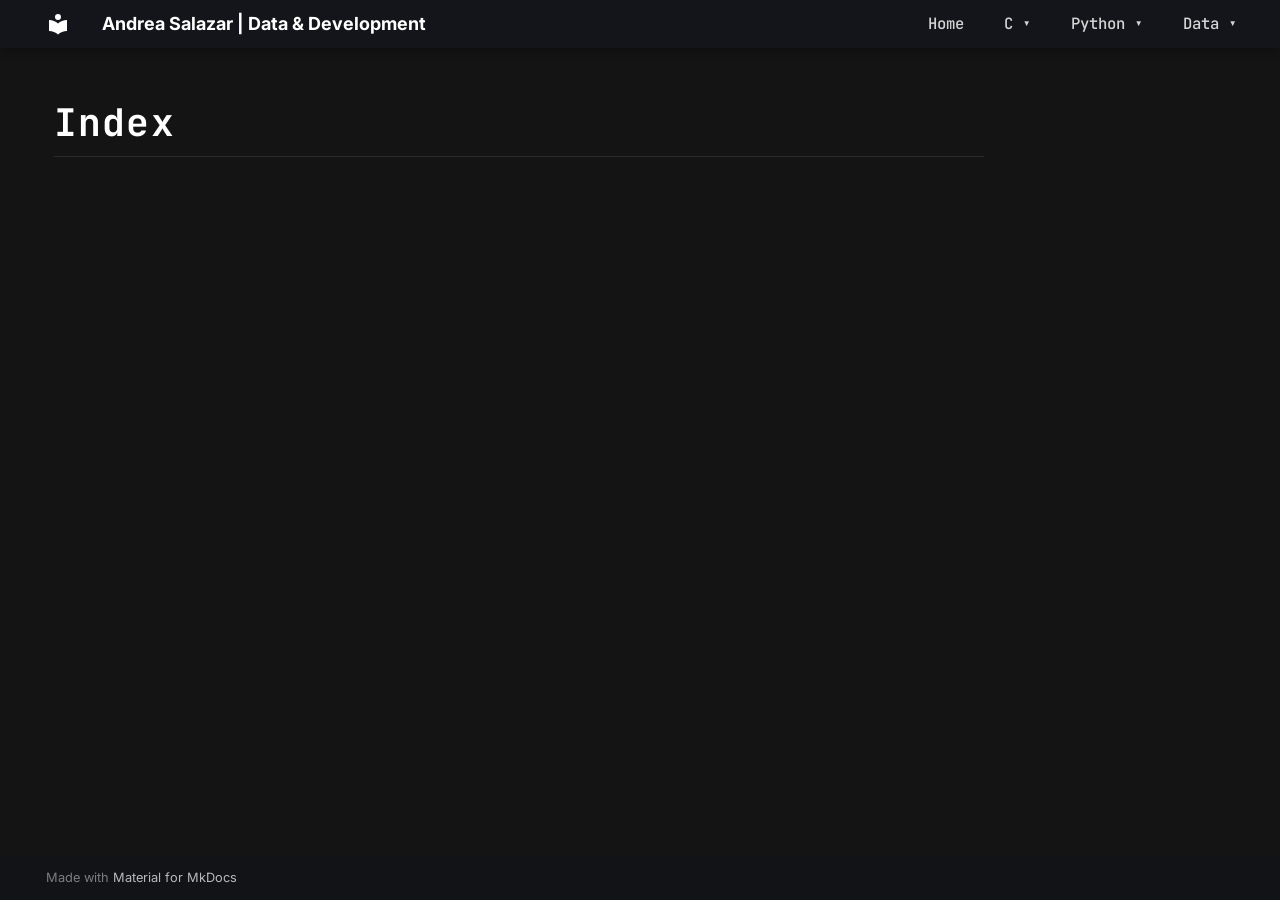
<file: projects/42-school/python/index.html>
<!doctype html>
<html lang="en" class="no-js">
  <head>
    
      <meta charset="utf-8">
      <meta name="viewport" content="width=device-width,initial-scale=1">
      
      
      
        <link rel="canonical" href="https://asalazar-z.github.io/projects/42-school/python/">
      
      
        <link rel="prev" href="../c/ft_printf/">
      
      
        <link rel="next" href="a-maze-ing/">
      
      
        
      
      
      <link rel="icon" href="../../../assets/images/favicon.png">
      <meta name="generator" content="mkdocs-1.6.1, mkdocs-material-9.7.7">
    
    
      
        <title>Index - Andrea Salazar | Data & Development</title>
      
    
    
      <link rel="stylesheet" href="../../../assets/stylesheets/main.ec1eaa64.min.css">
      
        
        <link rel="stylesheet" href="../../../assets/stylesheets/palette.ab4e12ef.min.css">
      
      


    
    
      
    
    
      
        
        
        <link rel="preconnect" href="https://fonts.gstatic.com" crossorigin>
        <link rel="stylesheet" href="https://fonts.googleapis.com/css?family=Inter:300,300i,400,400i,700,700i%7CJetBrains+Mono:400,400i,700,700i&display=fallback">
        <style>:root{--md-text-font:"Inter";--md-code-font:"JetBrains Mono"}</style>
      
    
    
      <link rel="stylesheet" href="../../../stylesheets/extra.css">
    
    <script>__md_scope=new URL("../../..",location),__md_hash=e=>[...e].reduce(((e,_)=>(e<<5)-e+_.charCodeAt(0)),0),__md_get=(e,_=localStorage,t=__md_scope)=>JSON.parse(_.getItem(t.pathname+"."+e)),__md_set=(e,_,t=localStorage,a=__md_scope)=>{try{t.setItem(a.pathname+"."+e,JSON.stringify(_))}catch(e){}}</script>
    
      

    
    
  </head>
  
  
    
    
      
    
    
    
    
    <body dir="ltr" data-md-color-scheme="slate" data-md-color-primary="black" data-md-color-accent="teal">
  
    
    <input class="md-toggle" data-md-toggle="drawer" type="checkbox" id="__drawer" autocomplete="off">
    <input class="md-toggle" data-md-toggle="search" type="checkbox" id="__search" autocomplete="off">
    <label class="md-overlay" for="__drawer"></label>
    <div data-md-component="skip">
      
    </div>
    <div data-md-component="announce">
      
    </div>
    
    
      

  

<header class="md-header md-header--shadow" data-md-component="header">
  <nav class="md-header__inner md-grid" aria-label="Header">
    <a href="../../.." title="Andrea Salazar | Data &amp; Development" class="md-header__button md-logo" aria-label="Andrea Salazar | Data & Development" data-md-component="logo">
      
  
  <svg xmlns="http://www.w3.org/2000/svg" viewBox="0 0 24 24"><path d="M12 8a3 3 0 0 0 3-3 3 3 0 0 0-3-3 3 3 0 0 0-3 3 3 3 0 0 0 3 3m0 3.54C9.64 9.35 6.5 8 3 8v11c3.5 0 6.64 1.35 9 3.54 2.36-2.19 5.5-3.54 9-3.54V8c-3.5 0-6.64 1.35-9 3.54"/></svg>

    </a>
    <label class="md-header__button md-icon" for="__drawer">
      
      <svg xmlns="http://www.w3.org/2000/svg" viewBox="0 0 24 24"><path d="M3 6h18v2H3zm0 5h18v2H3zm0 5h18v2H3z"/></svg>
    </label>
    <div class="md-header__title" data-md-component="header-title">
      <div class="md-header__ellipsis">
        <div class="md-header__topic">
          <span class="md-ellipsis">
            Andrea Salazar | Data & Development
          </span>
        </div>
        <div class="md-header__topic" data-md-component="header-topic">
          <span class="md-ellipsis">
            
              Index
            
          </span>
        </div>
      </div>
    </div>
    
      
        <form class="md-header__option" data-md-component="palette">
  
    
    
    
    <input class="md-option" data-md-color-media="" data-md-color-scheme="slate" data-md-color-primary="black" data-md-color-accent="teal"  aria-hidden="true"  type="radio" name="__palette" id="__palette_0">
    
  
    
    
    
    <input class="md-option" data-md-color-media="" data-md-color-scheme="default" data-md-color-primary="black" data-md-color-accent="teal"  aria-label="Modo oscuro"  type="radio" name="__palette" id="__palette_1">
    
      <label class="md-header__button md-icon" title="Modo oscuro" for="__palette_0" hidden>
        <svg xmlns="http://www.w3.org/2000/svg" viewBox="0 0 24 24"><path d="m17.75 4.09-2.53 1.94.91 3.06-2.63-1.81-2.63 1.81.91-3.06-2.53-1.94L12.44 4l1.06-3 1.06 3zm3.5 6.91-1.64 1.25.59 1.98-1.7-1.17-1.7 1.17.59-1.98L15.75 11l2.06-.05L18.5 9l.69 1.95zm-2.28 4.95c.83-.08 1.72 1.1 1.19 1.85-.32.45-.66.87-1.08 1.27C15.17 23 8.84 23 4.94 19.07c-3.91-3.9-3.91-10.24 0-14.14.4-.4.82-.76 1.27-1.08.75-.53 1.93.36 1.85 1.19-.27 2.86.69 5.83 2.89 8.02a9.96 9.96 0 0 0 8.02 2.89m-1.64 2.02a12.08 12.08 0 0 1-7.8-3.47c-2.17-2.19-3.33-5-3.49-7.82-2.81 3.14-2.7 7.96.31 10.98 3.02 3.01 7.84 3.12 10.98.31"/></svg>
      </label>
    
  
</form>
      
    
    
      <script>var palette=__md_get("__palette");if(palette&&palette.color){if("(prefers-color-scheme)"===palette.color.media){var media=matchMedia("(prefers-color-scheme: light)"),input=document.querySelector(media.matches?"[data-md-color-media='(prefers-color-scheme: light)']":"[data-md-color-media='(prefers-color-scheme: dark)']");palette.color.media=input.getAttribute("data-md-color-media"),palette.color.scheme=input.getAttribute("data-md-color-scheme"),palette.color.primary=input.getAttribute("data-md-color-primary"),palette.color.accent=input.getAttribute("data-md-color-accent")}for(var[key,value]of Object.entries(palette.color))document.body.setAttribute("data-md-color-"+key,value)}</script>
    
    
    
    
  </nav>
  
</header>
    
    <div class="md-container" data-md-component="container">
      
      
        
          
        
      
      <main class="md-main" data-md-component="main">
        <div class="md-main__inner md-grid">
          
            
              
              <div class="md-sidebar md-sidebar--primary" data-md-component="sidebar" data-md-type="navigation" >
                <div class="md-sidebar__scrollwrap">
                  <div class="md-sidebar__inner">
                    



<nav class="md-nav md-nav--primary" aria-label="Navigation" data-md-level="0">
  <label class="md-nav__title" for="__drawer">
    <a href="../../.." title="Andrea Salazar | Data &amp; Development" class="md-nav__button md-logo" aria-label="Andrea Salazar | Data & Development" data-md-component="logo">
      
  
  <svg xmlns="http://www.w3.org/2000/svg" viewBox="0 0 24 24"><path d="M12 8a3 3 0 0 0 3-3 3 3 0 0 0-3-3 3 3 0 0 0-3 3 3 3 0 0 0 3 3m0 3.54C9.64 9.35 6.5 8 3 8v11c3.5 0 6.64 1.35 9 3.54 2.36-2.19 5.5-3.54 9-3.54V8c-3.5 0-6.64 1.35-9 3.54"/></svg>

    </a>
    Andrea Salazar | Data & Development
  </label>
  
  <ul class="md-nav__list" data-md-scrollfix>
    
      
      
  
  
  
  
    <li class="md-nav__item">
      <a href="../../.." class="md-nav__link">
        
  
  
  <span class="md-ellipsis">
    
  
    Home
  

    
  </span>
  
  

      </a>
    </li>
  

    
      
      
  
  
  
  
    <li class="md-nav__item">
      <a href="../../../about/" class="md-nav__link">
        
  
  
  <span class="md-ellipsis">
    
  
    About me
  

    
  </span>
  
  

      </a>
    </li>
  

    
      
      
  
  
  
  
    
    
      
        
          
        
      
        
      
        
      
        
      
        
      
    
    
    
      
        
        
      
    
    
    <li class="md-nav__item md-nav__item--section md-nav__item--nested">
      
        
        
        <input class="md-nav__toggle md-toggle " type="checkbox" id="__nav_3" >
        
          
          <div class="md-nav__link md-nav__container">
            <a href="../c/" class="md-nav__link ">
              
  
  
  <span class="md-ellipsis">
    
  
    C
  

    
  </span>
  
  

            </a>
            
              
              <label class="md-nav__link " for="__nav_3" id="__nav_3_label" tabindex="">
                <span class="md-nav__icon md-icon"></span>
              </label>
            
          </div>
        
        <nav class="md-nav" data-md-level="1" aria-labelledby="__nav_3_label" aria-expanded="false">
          <label class="md-nav__title" for="__nav_3">
            <span class="md-nav__icon md-icon"></span>
            
  
    C
  

          </label>
          <ul class="md-nav__list" data-md-scrollfix>
            
              
            
              
                
  
  
  
  
    <li class="md-nav__item">
      <a href="../c/libft/" class="md-nav__link">
        
  
  
  <span class="md-ellipsis">
    
  
    libft
  

    
  </span>
  
  

      </a>
    </li>
  

              
            
              
                
  
  
  
  
    <li class="md-nav__item">
      <a href="../c/push_swap/" class="md-nav__link">
        
  
  
  <span class="md-ellipsis">
    
  
    push_swap
  

    
  </span>
  
  

      </a>
    </li>
  

              
            
              
                
  
  
  
  
    <li class="md-nav__item">
      <a href="../c/get_next_line/" class="md-nav__link">
        
  
  
  <span class="md-ellipsis">
    
  
    get_next_line
  

    
  </span>
  
  

      </a>
    </li>
  

              
            
              
                
  
  
  
  
    <li class="md-nav__item">
      <a href="../c/ft_printf/" class="md-nav__link">
        
  
  
  <span class="md-ellipsis">
    
  
    ft_printf
  

    
  </span>
  
  

      </a>
    </li>
  

              
            
          </ul>
        </nav>
      
    </li>
  

    
      
      
  
  
    
  
  
  
    
    
      
        
          
        
      
        
      
        
      
    
    
    
      
        
        
      
    
    
    <li class="md-nav__item md-nav__item--active md-nav__item--section md-nav__item--nested">
      
        
        
        <input class="md-nav__toggle md-toggle " type="checkbox" id="__nav_4" checked>
        
          
          <div class="md-nav__link md-nav__container">
            <a href="./" class="md-nav__link md-nav__link--active">
              
  
  
  <span class="md-ellipsis">
    
  
    Python
  

    
  </span>
  
  

            </a>
            
              
              <label class="md-nav__link md-nav__link--active" for="__nav_4" id="__nav_4_label" tabindex="">
                <span class="md-nav__icon md-icon"></span>
              </label>
            
          </div>
        
        <nav class="md-nav" data-md-level="1" aria-labelledby="__nav_4_label" aria-expanded="true">
          <label class="md-nav__title" for="__nav_4">
            <span class="md-nav__icon md-icon"></span>
            
  
    Python
  

          </label>
          <ul class="md-nav__list" data-md-scrollfix>
            
              
            
              
                
  
  
  
  
    <li class="md-nav__item">
      <a href="a-maze-ing/" class="md-nav__link">
        
  
  
  <span class="md-ellipsis">
    
  
    A-Maze-ing
  

    
  </span>
  
  

      </a>
    </li>
  

              
            
              
                
  
  
  
  
    <li class="md-nav__item">
      <a href="python-modules/" class="md-nav__link">
        
  
  
  <span class="md-ellipsis">
    
  
    Python modules
  

    
  </span>
  
  

      </a>
    </li>
  

              
            
          </ul>
        </nav>
      
    </li>
  

    
      
      
  
  
  
  
    
    
      
        
          
        
      
        
      
        
      
        
      
    
    
    
      
        
        
      
    
    
    <li class="md-nav__item md-nav__item--section md-nav__item--nested">
      
        
        
        <input class="md-nav__toggle md-toggle " type="checkbox" id="__nav_5" >
        
          
          <div class="md-nav__link md-nav__container">
            <a href="../../data-engineering/" class="md-nav__link ">
              
  
  
  <span class="md-ellipsis">
    
  
    Data
  

    
  </span>
  
  

            </a>
            
              
              <label class="md-nav__link " for="__nav_5" id="__nav_5_label" tabindex="">
                <span class="md-nav__icon md-icon"></span>
              </label>
            
          </div>
        
        <nav class="md-nav" data-md-level="1" aria-labelledby="__nav_5_label" aria-expanded="false">
          <label class="md-nav__title" for="__nav_5">
            <span class="md-nav__icon md-icon"></span>
            
  
    Data
  

          </label>
          <ul class="md-nav__list" data-md-scrollfix>
            
              
            
              
                
  
  
  
  
    
    
      
        
      
    
    
    
      
    
    
    <li class="md-nav__item md-nav__item--nested">
      
        
        
        <input class="md-nav__toggle md-toggle " type="checkbox" id="__nav_5_2" >
        
          
          <label class="md-nav__link" for="__nav_5_2" id="__nav_5_2_label" tabindex="0">
            
  
  
  <span class="md-ellipsis">
    
  
    Data Engineering
  

    
  </span>
  
  

            <span class="md-nav__icon md-icon"></span>
          </label>
        
        <nav class="md-nav" data-md-level="2" aria-labelledby="__nav_5_2_label" aria-expanded="false">
          <label class="md-nav__title" for="__nav_5_2">
            <span class="md-nav__icon md-icon"></span>
            
  
    Data Engineering
  

          </label>
          <ul class="md-nav__list" data-md-scrollfix>
            
              
                
  
  
  
  
    <li class="md-nav__item">
      <a href="../../data-engineering/data-quality-control/" class="md-nav__link">
        
  
  
  <span class="md-ellipsis">
    
  
    Data quality control
  

    
  </span>
  
  

      </a>
    </li>
  

              
            
          </ul>
        </nav>
      
    </li>
  

              
            
              
                
  
  
  
  
    
    
      
        
          
        
      
    
    
    
      
    
    
    <li class="md-nav__item md-nav__item--nested">
      
        
        
        <input class="md-nav__toggle md-toggle " type="checkbox" id="__nav_5_3" >
        
          
          <div class="md-nav__link md-nav__container">
            <a href="../../data-engineering/" class="md-nav__link ">
              
  
  
  <span class="md-ellipsis">
    
  
    Data Science
  

    
  </span>
  
  

            </a>
            
          </div>
        
        <nav class="md-nav" data-md-level="2" aria-labelledby="__nav_5_3_label" aria-expanded="false">
          <label class="md-nav__title" for="__nav_5_3">
            <span class="md-nav__icon md-icon"></span>
            
  
    Data Science
  

          </label>
          <ul class="md-nav__list" data-md-scrollfix>
            
              
            
          </ul>
        </nav>
      
    </li>
  

              
            
              
                
  
  
  
  
    
    
      
        
          
        
      
    
    
    
      
    
    
    <li class="md-nav__item md-nav__item--nested">
      
        
        
        <input class="md-nav__toggle md-toggle " type="checkbox" id="__nav_5_4" >
        
          
          <div class="md-nav__link md-nav__container">
            <a href="../../data-engineering/" class="md-nav__link ">
              
  
  
  <span class="md-ellipsis">
    
  
    BI
  

    
  </span>
  
  

            </a>
            
          </div>
        
        <nav class="md-nav" data-md-level="2" aria-labelledby="__nav_5_4_label" aria-expanded="false">
          <label class="md-nav__title" for="__nav_5_4">
            <span class="md-nav__icon md-icon"></span>
            
  
    BI
  

          </label>
          <ul class="md-nav__list" data-md-scrollfix>
            
              
            
          </ul>
        </nav>
      
    </li>
  

              
            
          </ul>
        </nav>
      
    </li>
  

    
  </ul>
</nav>
                  </div>
                </div>
              </div>
            
            
              
              <div class="md-sidebar md-sidebar--secondary" data-md-component="sidebar" data-md-type="toc" >
                <div class="md-sidebar__scrollwrap">
                  <div class="md-sidebar__inner">
                    

<nav class="md-nav md-nav--secondary" aria-label="Table of contents">
  
  
  
  
</nav>
                  </div>
                </div>
              </div>
            
          
          
            <div class="md-content" data-md-component="content">
              
              <article class="md-content__inner md-typeset">
                
                  



  <h1>Index</h1>














                
              </article>
            </div>
          
          
<script>var target=document.getElementById(location.hash.slice(1));target&&target.name&&(target.checked=target.name.startsWith("__tabbed_"))</script>
        </div>
        
          <button type="button" class="md-top md-icon" data-md-component="top" hidden>
  
  <svg xmlns="http://www.w3.org/2000/svg" viewBox="0 0 24 24"><path d="M13 20h-2V8l-5.5 5.5-1.42-1.42L12 4.16l7.92 7.92-1.42 1.42L13 8z"/></svg>
  Back to top
</button>
        
      </main>
      
        <footer class="md-footer">
  
  <div class="md-footer-meta md-typeset">
    <div class="md-footer-meta__inner md-grid">
      <div class="md-copyright">
  
  
    Made with
    <a href="https://squidfunk.github.io/mkdocs-material/" target="_blank" rel="noopener">
      Material for MkDocs
    </a>
  
</div>
      
    </div>
  </div>
</footer>
      
    </div>
    <div class="md-dialog" data-md-component="dialog">
      <div class="md-dialog__inner md-typeset"></div>
    </div>
    
    
    
      
      
      <script id="__config" type="application/json">{"annotate": null, "base": "../../..", "features": ["navigation.sections", "navigation.indexes", "navigation.top", "content.code.copy"], "search": "../../../assets/javascripts/workers/search.2c215733.min.js", "tags": null, "translations": {"clipboard.copied": "Copied to clipboard", "clipboard.copy": "Copy to clipboard", "search.result.more.one": "1 more on this page", "search.result.more.other": "# more on this page", "search.result.none": "No matching documents", "search.result.one": "1 matching document", "search.result.other": "# matching documents", "search.result.placeholder": "Type to start searching", "search.result.term.missing": "Missing", "select.version": "Select version"}, "version": null}</script>
    
    
      <script src="../../../assets/javascripts/bundle.d7400e89.min.js"></script>
      
        <script src="../../../javascripts/topbar.js"></script>
      
    
  </body>
</html>
</file>
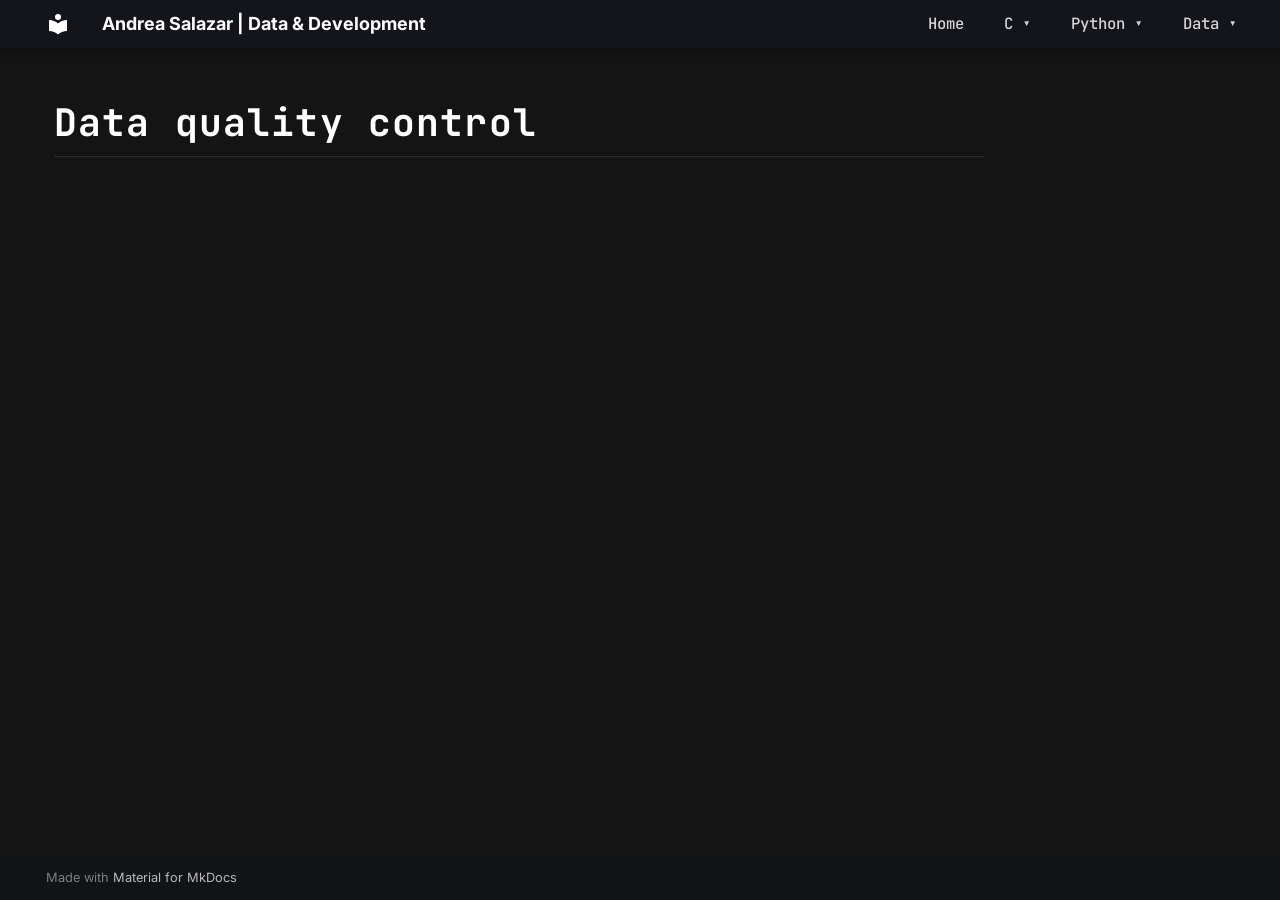
<file: projects/data-engineering/data-quality-control/index.html>
<!doctype html>
<html lang="en" class="no-js">
  <head>
    
      <meta charset="utf-8">
      <meta name="viewport" content="width=device-width,initial-scale=1">
      
      
      
        <link rel="canonical" href="https://asalazar-z.github.io/projects/data-engineering/data-quality-control/">
      
      
        <link rel="prev" href="../">
      
      
        <link rel="next" href="../">
      
      
        
      
      
      <link rel="icon" href="../../../assets/images/favicon.png">
      <meta name="generator" content="mkdocs-1.6.1, mkdocs-material-9.7.7">
    
    
      
        <title>Data quality control - Andrea Salazar | Data & Development</title>
      
    
    
      <link rel="stylesheet" href="../../../assets/stylesheets/main.ec1eaa64.min.css">
      
        
        <link rel="stylesheet" href="../../../assets/stylesheets/palette.ab4e12ef.min.css">
      
      


    
    
      
    
    
      
        
        
        <link rel="preconnect" href="https://fonts.gstatic.com" crossorigin>
        <link rel="stylesheet" href="https://fonts.googleapis.com/css?family=Inter:300,300i,400,400i,700,700i%7CJetBrains+Mono:400,400i,700,700i&display=fallback">
        <style>:root{--md-text-font:"Inter";--md-code-font:"JetBrains Mono"}</style>
      
    
    
      <link rel="stylesheet" href="../../../stylesheets/extra.css">
    
    <script>__md_scope=new URL("../../..",location),__md_hash=e=>[...e].reduce(((e,_)=>(e<<5)-e+_.charCodeAt(0)),0),__md_get=(e,_=localStorage,t=__md_scope)=>JSON.parse(_.getItem(t.pathname+"."+e)),__md_set=(e,_,t=localStorage,a=__md_scope)=>{try{t.setItem(a.pathname+"."+e,JSON.stringify(_))}catch(e){}}</script>
    
      

    
    
  </head>
  
  
    
    
      
    
    
    
    
    <body dir="ltr" data-md-color-scheme="slate" data-md-color-primary="black" data-md-color-accent="teal">
  
    
    <input class="md-toggle" data-md-toggle="drawer" type="checkbox" id="__drawer" autocomplete="off">
    <input class="md-toggle" data-md-toggle="search" type="checkbox" id="__search" autocomplete="off">
    <label class="md-overlay" for="__drawer"></label>
    <div data-md-component="skip">
      
    </div>
    <div data-md-component="announce">
      
    </div>
    
    
      

  

<header class="md-header md-header--shadow" data-md-component="header">
  <nav class="md-header__inner md-grid" aria-label="Header">
    <a href="../../.." title="Andrea Salazar | Data &amp; Development" class="md-header__button md-logo" aria-label="Andrea Salazar | Data & Development" data-md-component="logo">
      
  
  <svg xmlns="http://www.w3.org/2000/svg" viewBox="0 0 24 24"><path d="M12 8a3 3 0 0 0 3-3 3 3 0 0 0-3-3 3 3 0 0 0-3 3 3 3 0 0 0 3 3m0 3.54C9.64 9.35 6.5 8 3 8v11c3.5 0 6.64 1.35 9 3.54 2.36-2.19 5.5-3.54 9-3.54V8c-3.5 0-6.64 1.35-9 3.54"/></svg>

    </a>
    <label class="md-header__button md-icon" for="__drawer">
      
      <svg xmlns="http://www.w3.org/2000/svg" viewBox="0 0 24 24"><path d="M3 6h18v2H3zm0 5h18v2H3zm0 5h18v2H3z"/></svg>
    </label>
    <div class="md-header__title" data-md-component="header-title">
      <div class="md-header__ellipsis">
        <div class="md-header__topic">
          <span class="md-ellipsis">
            Andrea Salazar | Data & Development
          </span>
        </div>
        <div class="md-header__topic" data-md-component="header-topic">
          <span class="md-ellipsis">
            
              Data quality control
            
          </span>
        </div>
      </div>
    </div>
    
      
        <form class="md-header__option" data-md-component="palette">
  
    
    
    
    <input class="md-option" data-md-color-media="" data-md-color-scheme="slate" data-md-color-primary="black" data-md-color-accent="teal"  aria-hidden="true"  type="radio" name="__palette" id="__palette_0">
    
  
    
    
    
    <input class="md-option" data-md-color-media="" data-md-color-scheme="default" data-md-color-primary="black" data-md-color-accent="teal"  aria-label="Modo oscuro"  type="radio" name="__palette" id="__palette_1">
    
      <label class="md-header__button md-icon" title="Modo oscuro" for="__palette_0" hidden>
        <svg xmlns="http://www.w3.org/2000/svg" viewBox="0 0 24 24"><path d="m17.75 4.09-2.53 1.94.91 3.06-2.63-1.81-2.63 1.81.91-3.06-2.53-1.94L12.44 4l1.06-3 1.06 3zm3.5 6.91-1.64 1.25.59 1.98-1.7-1.17-1.7 1.17.59-1.98L15.75 11l2.06-.05L18.5 9l.69 1.95zm-2.28 4.95c.83-.08 1.72 1.1 1.19 1.85-.32.45-.66.87-1.08 1.27C15.17 23 8.84 23 4.94 19.07c-3.91-3.9-3.91-10.24 0-14.14.4-.4.82-.76 1.27-1.08.75-.53 1.93.36 1.85 1.19-.27 2.86.69 5.83 2.89 8.02a9.96 9.96 0 0 0 8.02 2.89m-1.64 2.02a12.08 12.08 0 0 1-7.8-3.47c-2.17-2.19-3.33-5-3.49-7.82-2.81 3.14-2.7 7.96.31 10.98 3.02 3.01 7.84 3.12 10.98.31"/></svg>
      </label>
    
  
</form>
      
    
    
      <script>var palette=__md_get("__palette");if(palette&&palette.color){if("(prefers-color-scheme)"===palette.color.media){var media=matchMedia("(prefers-color-scheme: light)"),input=document.querySelector(media.matches?"[data-md-color-media='(prefers-color-scheme: light)']":"[data-md-color-media='(prefers-color-scheme: dark)']");palette.color.media=input.getAttribute("data-md-color-media"),palette.color.scheme=input.getAttribute("data-md-color-scheme"),palette.color.primary=input.getAttribute("data-md-color-primary"),palette.color.accent=input.getAttribute("data-md-color-accent")}for(var[key,value]of Object.entries(palette.color))document.body.setAttribute("data-md-color-"+key,value)}</script>
    
    
    
    
  </nav>
  
</header>
    
    <div class="md-container" data-md-component="container">
      
      
        
          
        
      
      <main class="md-main" data-md-component="main">
        <div class="md-main__inner md-grid">
          
            
              
              <div class="md-sidebar md-sidebar--primary" data-md-component="sidebar" data-md-type="navigation" >
                <div class="md-sidebar__scrollwrap">
                  <div class="md-sidebar__inner">
                    



<nav class="md-nav md-nav--primary" aria-label="Navigation" data-md-level="0">
  <label class="md-nav__title" for="__drawer">
    <a href="../../.." title="Andrea Salazar | Data &amp; Development" class="md-nav__button md-logo" aria-label="Andrea Salazar | Data & Development" data-md-component="logo">
      
  
  <svg xmlns="http://www.w3.org/2000/svg" viewBox="0 0 24 24"><path d="M12 8a3 3 0 0 0 3-3 3 3 0 0 0-3-3 3 3 0 0 0-3 3 3 3 0 0 0 3 3m0 3.54C9.64 9.35 6.5 8 3 8v11c3.5 0 6.64 1.35 9 3.54 2.36-2.19 5.5-3.54 9-3.54V8c-3.5 0-6.64 1.35-9 3.54"/></svg>

    </a>
    Andrea Salazar | Data & Development
  </label>
  
  <ul class="md-nav__list" data-md-scrollfix>
    
      
      
  
  
  
  
    <li class="md-nav__item">
      <a href="../../.." class="md-nav__link">
        
  
  
  <span class="md-ellipsis">
    
  
    Home
  

    
  </span>
  
  

      </a>
    </li>
  

    
      
      
  
  
  
  
    <li class="md-nav__item">
      <a href="../../../about/" class="md-nav__link">
        
  
  
  <span class="md-ellipsis">
    
  
    About me
  

    
  </span>
  
  

      </a>
    </li>
  

    
      
      
  
  
  
  
    
    
      
        
          
        
      
        
      
        
      
        
      
        
      
    
    
    
      
        
        
      
    
    
    <li class="md-nav__item md-nav__item--section md-nav__item--nested">
      
        
        
        <input class="md-nav__toggle md-toggle " type="checkbox" id="__nav_3" >
        
          
          <div class="md-nav__link md-nav__container">
            <a href="../../42-school/c/" class="md-nav__link ">
              
  
  
  <span class="md-ellipsis">
    
  
    C
  

    
  </span>
  
  

            </a>
            
              
              <label class="md-nav__link " for="__nav_3" id="__nav_3_label" tabindex="">
                <span class="md-nav__icon md-icon"></span>
              </label>
            
          </div>
        
        <nav class="md-nav" data-md-level="1" aria-labelledby="__nav_3_label" aria-expanded="false">
          <label class="md-nav__title" for="__nav_3">
            <span class="md-nav__icon md-icon"></span>
            
  
    C
  

          </label>
          <ul class="md-nav__list" data-md-scrollfix>
            
              
            
              
                
  
  
  
  
    <li class="md-nav__item">
      <a href="../../42-school/c/libft/" class="md-nav__link">
        
  
  
  <span class="md-ellipsis">
    
  
    libft
  

    
  </span>
  
  

      </a>
    </li>
  

              
            
              
                
  
  
  
  
    <li class="md-nav__item">
      <a href="../../42-school/c/push_swap/" class="md-nav__link">
        
  
  
  <span class="md-ellipsis">
    
  
    push_swap
  

    
  </span>
  
  

      </a>
    </li>
  

              
            
              
                
  
  
  
  
    <li class="md-nav__item">
      <a href="../../42-school/c/get_next_line/" class="md-nav__link">
        
  
  
  <span class="md-ellipsis">
    
  
    get_next_line
  

    
  </span>
  
  

      </a>
    </li>
  

              
            
              
                
  
  
  
  
    <li class="md-nav__item">
      <a href="../../42-school/c/ft_printf/" class="md-nav__link">
        
  
  
  <span class="md-ellipsis">
    
  
    ft_printf
  

    
  </span>
  
  

      </a>
    </li>
  

              
            
          </ul>
        </nav>
      
    </li>
  

    
      
      
  
  
  
  
    
    
      
        
          
        
      
        
      
        
      
    
    
    
      
        
        
      
    
    
    <li class="md-nav__item md-nav__item--section md-nav__item--nested">
      
        
        
        <input class="md-nav__toggle md-toggle " type="checkbox" id="__nav_4" >
        
          
          <div class="md-nav__link md-nav__container">
            <a href="../../42-school/python/" class="md-nav__link ">
              
  
  
  <span class="md-ellipsis">
    
  
    Python
  

    
  </span>
  
  

            </a>
            
              
              <label class="md-nav__link " for="__nav_4" id="__nav_4_label" tabindex="">
                <span class="md-nav__icon md-icon"></span>
              </label>
            
          </div>
        
        <nav class="md-nav" data-md-level="1" aria-labelledby="__nav_4_label" aria-expanded="false">
          <label class="md-nav__title" for="__nav_4">
            <span class="md-nav__icon md-icon"></span>
            
  
    Python
  

          </label>
          <ul class="md-nav__list" data-md-scrollfix>
            
              
            
              
                
  
  
  
  
    <li class="md-nav__item">
      <a href="../../42-school/python/a-maze-ing/" class="md-nav__link">
        
  
  
  <span class="md-ellipsis">
    
  
    A-Maze-ing
  

    
  </span>
  
  

      </a>
    </li>
  

              
            
              
                
  
  
  
  
    <li class="md-nav__item">
      <a href="../../42-school/python/python-modules/" class="md-nav__link">
        
  
  
  <span class="md-ellipsis">
    
  
    Python modules
  

    
  </span>
  
  

      </a>
    </li>
  

              
            
          </ul>
        </nav>
      
    </li>
  

    
      
      
  
  
    
  
  
  
    
    
      
        
          
        
      
        
      
        
      
        
      
    
    
    
      
        
        
      
    
    
    <li class="md-nav__item md-nav__item--active md-nav__item--section md-nav__item--nested">
      
        
        
        <input class="md-nav__toggle md-toggle " type="checkbox" id="__nav_5" checked>
        
          
          <div class="md-nav__link md-nav__container">
            <a href="../" class="md-nav__link ">
              
  
  
  <span class="md-ellipsis">
    
  
    Data
  

    
  </span>
  
  

            </a>
            
              
              <label class="md-nav__link " for="__nav_5" id="__nav_5_label" tabindex="">
                <span class="md-nav__icon md-icon"></span>
              </label>
            
          </div>
        
        <nav class="md-nav" data-md-level="1" aria-labelledby="__nav_5_label" aria-expanded="true">
          <label class="md-nav__title" for="__nav_5">
            <span class="md-nav__icon md-icon"></span>
            
  
    Data
  

          </label>
          <ul class="md-nav__list" data-md-scrollfix>
            
              
            
              
                
  
  
    
  
  
  
    
    
      
        
      
    
    
    
      
    
    
    <li class="md-nav__item md-nav__item--active md-nav__item--nested">
      
        
        
        <input class="md-nav__toggle md-toggle " type="checkbox" id="__nav_5_2" checked>
        
          
          <label class="md-nav__link" for="__nav_5_2" id="__nav_5_2_label" tabindex="0">
            
  
  
  <span class="md-ellipsis">
    
  
    Data Engineering
  

    
  </span>
  
  

            <span class="md-nav__icon md-icon"></span>
          </label>
        
        <nav class="md-nav" data-md-level="2" aria-labelledby="__nav_5_2_label" aria-expanded="true">
          <label class="md-nav__title" for="__nav_5_2">
            <span class="md-nav__icon md-icon"></span>
            
  
    Data Engineering
  

          </label>
          <ul class="md-nav__list" data-md-scrollfix>
            
              
                
  
  
    
  
  
  
    <li class="md-nav__item md-nav__item--active">
      
      <input class="md-nav__toggle md-toggle" type="checkbox" id="__toc">
      
      
      
      <a href="./" class="md-nav__link md-nav__link--active">
        
  
  
  <span class="md-ellipsis">
    
  
    Data quality control
  

    
  </span>
  
  

      </a>
      
    </li>
  

              
            
          </ul>
        </nav>
      
    </li>
  

              
            
              
                
  
  
  
  
    
    
      
        
          
        
      
    
    
    
      
    
    
    <li class="md-nav__item md-nav__item--nested">
      
        
        
        <input class="md-nav__toggle md-toggle " type="checkbox" id="__nav_5_3" >
        
          
          <div class="md-nav__link md-nav__container">
            <a href="../" class="md-nav__link ">
              
  
  
  <span class="md-ellipsis">
    
  
    Data Science
  

    
  </span>
  
  

            </a>
            
          </div>
        
        <nav class="md-nav" data-md-level="2" aria-labelledby="__nav_5_3_label" aria-expanded="false">
          <label class="md-nav__title" for="__nav_5_3">
            <span class="md-nav__icon md-icon"></span>
            
  
    Data Science
  

          </label>
          <ul class="md-nav__list" data-md-scrollfix>
            
              
            
          </ul>
        </nav>
      
    </li>
  

              
            
              
                
  
  
  
  
    
    
      
        
          
        
      
    
    
    
      
    
    
    <li class="md-nav__item md-nav__item--nested">
      
        
        
        <input class="md-nav__toggle md-toggle " type="checkbox" id="__nav_5_4" >
        
          
          <div class="md-nav__link md-nav__container">
            <a href="../" class="md-nav__link ">
              
  
  
  <span class="md-ellipsis">
    
  
    BI
  

    
  </span>
  
  

            </a>
            
          </div>
        
        <nav class="md-nav" data-md-level="2" aria-labelledby="__nav_5_4_label" aria-expanded="false">
          <label class="md-nav__title" for="__nav_5_4">
            <span class="md-nav__icon md-icon"></span>
            
  
    BI
  

          </label>
          <ul class="md-nav__list" data-md-scrollfix>
            
              
            
          </ul>
        </nav>
      
    </li>
  

              
            
          </ul>
        </nav>
      
    </li>
  

    
  </ul>
</nav>
                  </div>
                </div>
              </div>
            
            
              
              <div class="md-sidebar md-sidebar--secondary" data-md-component="sidebar" data-md-type="toc" >
                <div class="md-sidebar__scrollwrap">
                  <div class="md-sidebar__inner">
                    

<nav class="md-nav md-nav--secondary" aria-label="Table of contents">
  
  
  
  
</nav>
                  </div>
                </div>
              </div>
            
          
          
            <div class="md-content" data-md-component="content">
              
              <article class="md-content__inner md-typeset">
                
                  



  <h1>Data quality control</h1>














                
              </article>
            </div>
          
          
<script>var target=document.getElementById(location.hash.slice(1));target&&target.name&&(target.checked=target.name.startsWith("__tabbed_"))</script>
        </div>
        
          <button type="button" class="md-top md-icon" data-md-component="top" hidden>
  
  <svg xmlns="http://www.w3.org/2000/svg" viewBox="0 0 24 24"><path d="M13 20h-2V8l-5.5 5.5-1.42-1.42L12 4.16l7.92 7.92-1.42 1.42L13 8z"/></svg>
  Back to top
</button>
        
      </main>
      
        <footer class="md-footer">
  
  <div class="md-footer-meta md-typeset">
    <div class="md-footer-meta__inner md-grid">
      <div class="md-copyright">
  
  
    Made with
    <a href="https://squidfunk.github.io/mkdocs-material/" target="_blank" rel="noopener">
      Material for MkDocs
    </a>
  
</div>
      
    </div>
  </div>
</footer>
      
    </div>
    <div class="md-dialog" data-md-component="dialog">
      <div class="md-dialog__inner md-typeset"></div>
    </div>
    
    
    
      
      
      <script id="__config" type="application/json">{"annotate": null, "base": "../../..", "features": ["navigation.sections", "navigation.indexes", "navigation.top", "content.code.copy"], "search": "../../../assets/javascripts/workers/search.2c215733.min.js", "tags": null, "translations": {"clipboard.copied": "Copied to clipboard", "clipboard.copy": "Copy to clipboard", "search.result.more.one": "1 more on this page", "search.result.more.other": "# more on this page", "search.result.none": "No matching documents", "search.result.one": "1 matching document", "search.result.other": "# matching documents", "search.result.placeholder": "Type to start searching", "search.result.term.missing": "Missing", "select.version": "Select version"}, "version": null}</script>
    
    
      <script src="../../../assets/javascripts/bundle.d7400e89.min.js"></script>
      
        <script src="../../../javascripts/topbar.js"></script>
      
    
  </body>
</html>
</file>
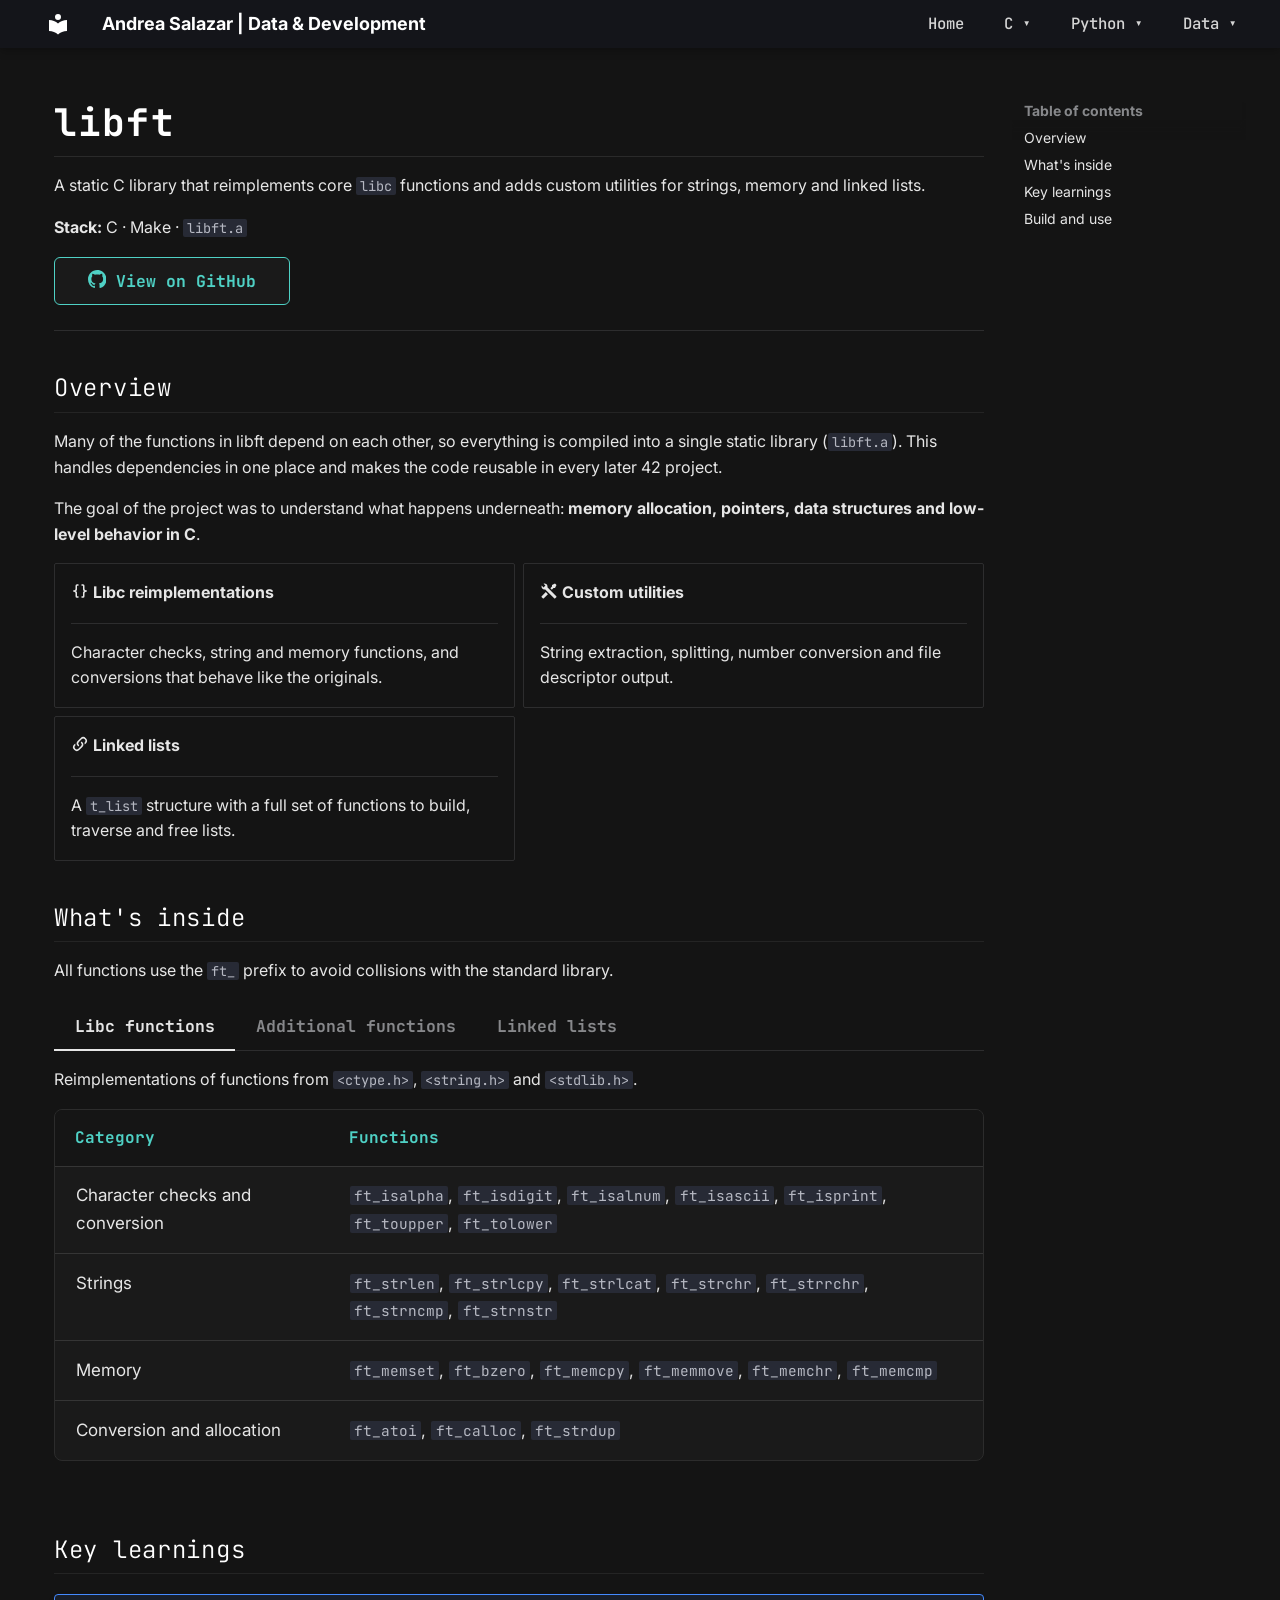
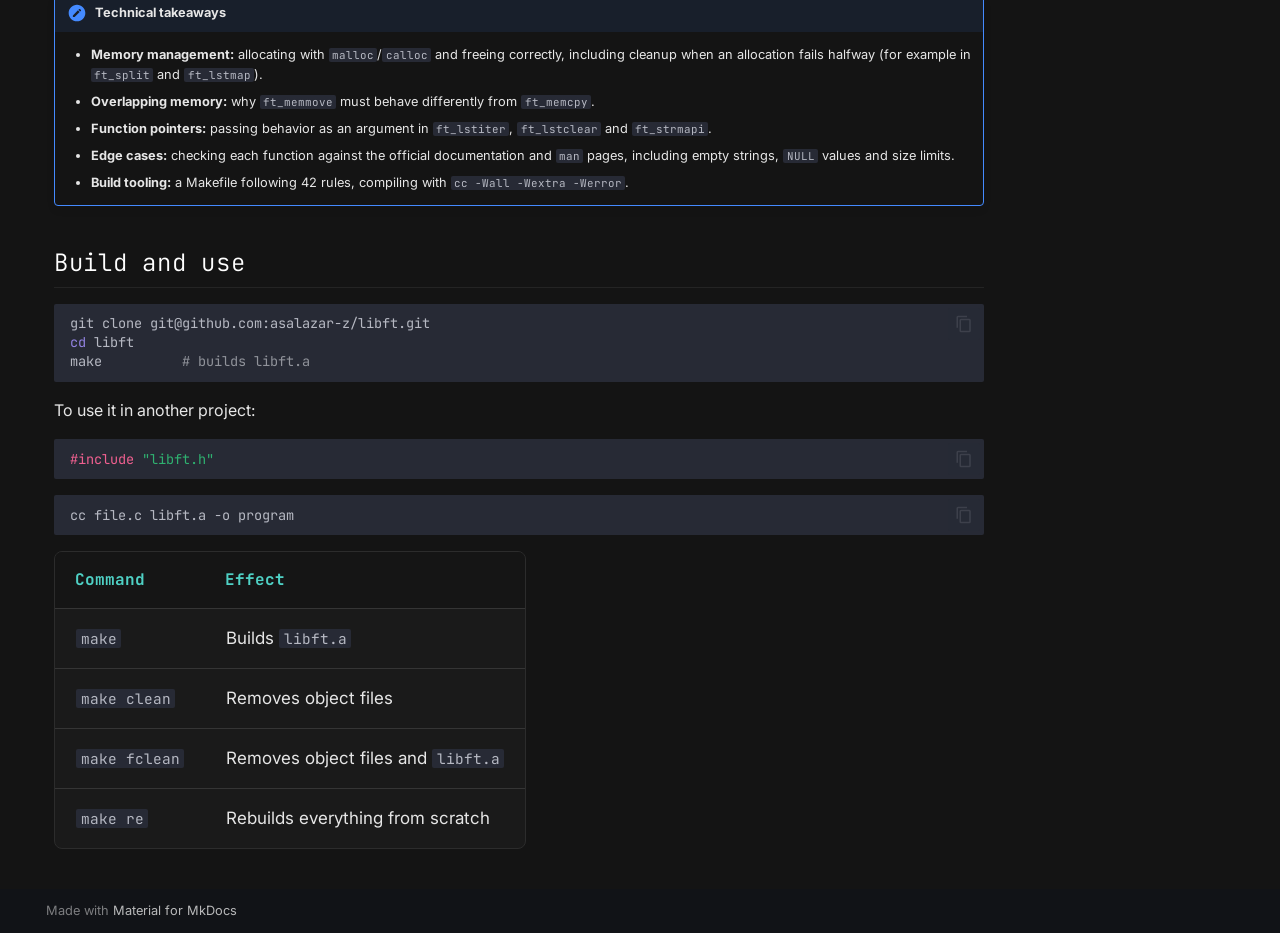
<file: projects/42-school/c/libft/index.html>
<!doctype html>
<html lang="en" class="no-js">
  <head>
    
      <meta charset="utf-8">
      <meta name="viewport" content="width=device-width,initial-scale=1">
      
      
      
        <link rel="canonical" href="https://asalazar-z.github.io/projects/42-school/c/libft/">
      
      
        <link rel="prev" href="../">
      
      
        <link rel="next" href="../push_swap/">
      
      
        
      
      
      <link rel="icon" href="../../../../assets/images/favicon.png">
      <meta name="generator" content="mkdocs-1.6.1, mkdocs-material-9.7.7">
    
    
      
        <title>libft - Andrea Salazar | Data & Development</title>
      
    
    
      <link rel="stylesheet" href="../../../../assets/stylesheets/main.ec1eaa64.min.css">
      
        
        <link rel="stylesheet" href="../../../../assets/stylesheets/palette.ab4e12ef.min.css">
      
      


    
    
      
    
    
      
        
        
        <link rel="preconnect" href="https://fonts.gstatic.com" crossorigin>
        <link rel="stylesheet" href="https://fonts.googleapis.com/css?family=Inter:300,300i,400,400i,700,700i%7CJetBrains+Mono:400,400i,700,700i&display=fallback">
        <style>:root{--md-text-font:"Inter";--md-code-font:"JetBrains Mono"}</style>
      
    
    
      <link rel="stylesheet" href="../../../../stylesheets/extra.css">
    
    <script>__md_scope=new URL("../../../..",location),__md_hash=e=>[...e].reduce(((e,_)=>(e<<5)-e+_.charCodeAt(0)),0),__md_get=(e,_=localStorage,t=__md_scope)=>JSON.parse(_.getItem(t.pathname+"."+e)),__md_set=(e,_,t=localStorage,a=__md_scope)=>{try{t.setItem(a.pathname+"."+e,JSON.stringify(_))}catch(e){}}</script>
    
      

    
    
  </head>
  
  
    
    
      
    
    
    
    
    <body dir="ltr" data-md-color-scheme="slate" data-md-color-primary="black" data-md-color-accent="teal">
  
    
    <input class="md-toggle" data-md-toggle="drawer" type="checkbox" id="__drawer" autocomplete="off">
    <input class="md-toggle" data-md-toggle="search" type="checkbox" id="__search" autocomplete="off">
    <label class="md-overlay" for="__drawer"></label>
    <div data-md-component="skip">
      
        
        <a href="#libft" class="md-skip">
          Skip to content
        </a>
      
    </div>
    <div data-md-component="announce">
      
    </div>
    
    
      

  

<header class="md-header md-header--shadow" data-md-component="header">
  <nav class="md-header__inner md-grid" aria-label="Header">
    <a href="../../../.." title="Andrea Salazar | Data &amp; Development" class="md-header__button md-logo" aria-label="Andrea Salazar | Data & Development" data-md-component="logo">
      
  
  <svg xmlns="http://www.w3.org/2000/svg" viewBox="0 0 24 24"><path d="M12 8a3 3 0 0 0 3-3 3 3 0 0 0-3-3 3 3 0 0 0-3 3 3 3 0 0 0 3 3m0 3.54C9.64 9.35 6.5 8 3 8v11c3.5 0 6.64 1.35 9 3.54 2.36-2.19 5.5-3.54 9-3.54V8c-3.5 0-6.64 1.35-9 3.54"/></svg>

    </a>
    <label class="md-header__button md-icon" for="__drawer">
      
      <svg xmlns="http://www.w3.org/2000/svg" viewBox="0 0 24 24"><path d="M3 6h18v2H3zm0 5h18v2H3zm0 5h18v2H3z"/></svg>
    </label>
    <div class="md-header__title" data-md-component="header-title">
      <div class="md-header__ellipsis">
        <div class="md-header__topic">
          <span class="md-ellipsis">
            Andrea Salazar | Data & Development
          </span>
        </div>
        <div class="md-header__topic" data-md-component="header-topic">
          <span class="md-ellipsis">
            
              libft
            
          </span>
        </div>
      </div>
    </div>
    
      
        <form class="md-header__option" data-md-component="palette">
  
    
    
    
    <input class="md-option" data-md-color-media="" data-md-color-scheme="slate" data-md-color-primary="black" data-md-color-accent="teal"  aria-hidden="true"  type="radio" name="__palette" id="__palette_0">
    
  
    
    
    
    <input class="md-option" data-md-color-media="" data-md-color-scheme="default" data-md-color-primary="black" data-md-color-accent="teal"  aria-label="Modo oscuro"  type="radio" name="__palette" id="__palette_1">
    
      <label class="md-header__button md-icon" title="Modo oscuro" for="__palette_0" hidden>
        <svg xmlns="http://www.w3.org/2000/svg" viewBox="0 0 24 24"><path d="m17.75 4.09-2.53 1.94.91 3.06-2.63-1.81-2.63 1.81.91-3.06-2.53-1.94L12.44 4l1.06-3 1.06 3zm3.5 6.91-1.64 1.25.59 1.98-1.7-1.17-1.7 1.17.59-1.98L15.75 11l2.06-.05L18.5 9l.69 1.95zm-2.28 4.95c.83-.08 1.72 1.1 1.19 1.85-.32.45-.66.87-1.08 1.27C15.17 23 8.84 23 4.94 19.07c-3.91-3.9-3.91-10.24 0-14.14.4-.4.82-.76 1.27-1.08.75-.53 1.93.36 1.85 1.19-.27 2.86.69 5.83 2.89 8.02a9.96 9.96 0 0 0 8.02 2.89m-1.64 2.02a12.08 12.08 0 0 1-7.8-3.47c-2.17-2.19-3.33-5-3.49-7.82-2.81 3.14-2.7 7.96.31 10.98 3.02 3.01 7.84 3.12 10.98.31"/></svg>
      </label>
    
  
</form>
      
    
    
      <script>var palette=__md_get("__palette");if(palette&&palette.color){if("(prefers-color-scheme)"===palette.color.media){var media=matchMedia("(prefers-color-scheme: light)"),input=document.querySelector(media.matches?"[data-md-color-media='(prefers-color-scheme: light)']":"[data-md-color-media='(prefers-color-scheme: dark)']");palette.color.media=input.getAttribute("data-md-color-media"),palette.color.scheme=input.getAttribute("data-md-color-scheme"),palette.color.primary=input.getAttribute("data-md-color-primary"),palette.color.accent=input.getAttribute("data-md-color-accent")}for(var[key,value]of Object.entries(palette.color))document.body.setAttribute("data-md-color-"+key,value)}</script>
    
    
    
    
  </nav>
  
</header>
    
    <div class="md-container" data-md-component="container">
      
      
        
          
        
      
      <main class="md-main" data-md-component="main">
        <div class="md-main__inner md-grid">
          
            
              
              <div class="md-sidebar md-sidebar--primary" data-md-component="sidebar" data-md-type="navigation" >
                <div class="md-sidebar__scrollwrap">
                  <div class="md-sidebar__inner">
                    



<nav class="md-nav md-nav--primary" aria-label="Navigation" data-md-level="0">
  <label class="md-nav__title" for="__drawer">
    <a href="../../../.." title="Andrea Salazar | Data &amp; Development" class="md-nav__button md-logo" aria-label="Andrea Salazar | Data & Development" data-md-component="logo">
      
  
  <svg xmlns="http://www.w3.org/2000/svg" viewBox="0 0 24 24"><path d="M12 8a3 3 0 0 0 3-3 3 3 0 0 0-3-3 3 3 0 0 0-3 3 3 3 0 0 0 3 3m0 3.54C9.64 9.35 6.5 8 3 8v11c3.5 0 6.64 1.35 9 3.54 2.36-2.19 5.5-3.54 9-3.54V8c-3.5 0-6.64 1.35-9 3.54"/></svg>

    </a>
    Andrea Salazar | Data & Development
  </label>
  
  <ul class="md-nav__list" data-md-scrollfix>
    
      
      
  
  
  
  
    <li class="md-nav__item">
      <a href="../../../.." class="md-nav__link">
        
  
  
  <span class="md-ellipsis">
    
  
    Home
  

    
  </span>
  
  

      </a>
    </li>
  

    
      
      
  
  
  
  
    <li class="md-nav__item">
      <a href="../../../../about/" class="md-nav__link">
        
  
  
  <span class="md-ellipsis">
    
  
    About me
  

    
  </span>
  
  

      </a>
    </li>
  

    
      
      
  
  
    
  
  
  
    
    
      
        
          
        
      
        
      
        
      
        
      
        
      
    
    
    
      
        
        
      
    
    
    <li class="md-nav__item md-nav__item--active md-nav__item--section md-nav__item--nested">
      
        
        
        <input class="md-nav__toggle md-toggle " type="checkbox" id="__nav_3" checked>
        
          
          <div class="md-nav__link md-nav__container">
            <a href="../" class="md-nav__link ">
              
  
  
  <span class="md-ellipsis">
    
  
    C
  

    
  </span>
  
  

            </a>
            
              
              <label class="md-nav__link " for="__nav_3" id="__nav_3_label" tabindex="">
                <span class="md-nav__icon md-icon"></span>
              </label>
            
          </div>
        
        <nav class="md-nav" data-md-level="1" aria-labelledby="__nav_3_label" aria-expanded="true">
          <label class="md-nav__title" for="__nav_3">
            <span class="md-nav__icon md-icon"></span>
            
  
    C
  

          </label>
          <ul class="md-nav__list" data-md-scrollfix>
            
              
            
              
                
  
  
    
  
  
  
    <li class="md-nav__item md-nav__item--active">
      
      <input class="md-nav__toggle md-toggle" type="checkbox" id="__toc">
      
      
        
      
      
        <label class="md-nav__link md-nav__link--active" for="__toc">
          
  
  
  <span class="md-ellipsis">
    
  
    libft
  

    
  </span>
  
  

          <span class="md-nav__icon md-icon"></span>
        </label>
      
      <a href="./" class="md-nav__link md-nav__link--active">
        
  
  
  <span class="md-ellipsis">
    
  
    libft
  

    
  </span>
  
  

      </a>
      
        

<nav class="md-nav md-nav--secondary" aria-label="Table of contents">
  
  
  
    
  
  
    <label class="md-nav__title" for="__toc">
      <span class="md-nav__icon md-icon"></span>
      Table of contents
    </label>
    <ul class="md-nav__list" data-md-component="toc" data-md-scrollfix>
      
        <li class="md-nav__item">
  <a href="#overview" class="md-nav__link">
    <span class="md-ellipsis">
      
        Overview
      
    </span>
  </a>
  
</li>
      
        <li class="md-nav__item">
  <a href="#whats-inside" class="md-nav__link">
    <span class="md-ellipsis">
      
        What's inside
      
    </span>
  </a>
  
</li>
      
        <li class="md-nav__item">
  <a href="#key-learnings" class="md-nav__link">
    <span class="md-ellipsis">
      
        Key learnings
      
    </span>
  </a>
  
</li>
      
        <li class="md-nav__item">
  <a href="#build-and-use" class="md-nav__link">
    <span class="md-ellipsis">
      
        Build and use
      
    </span>
  </a>
  
</li>
      
    </ul>
  
</nav>
      
    </li>
  

              
            
              
                
  
  
  
  
    <li class="md-nav__item">
      <a href="../push_swap/" class="md-nav__link">
        
  
  
  <span class="md-ellipsis">
    
  
    push_swap
  

    
  </span>
  
  

      </a>
    </li>
  

              
            
              
                
  
  
  
  
    <li class="md-nav__item">
      <a href="../get_next_line/" class="md-nav__link">
        
  
  
  <span class="md-ellipsis">
    
  
    get_next_line
  

    
  </span>
  
  

      </a>
    </li>
  

              
            
              
                
  
  
  
  
    <li class="md-nav__item">
      <a href="../ft_printf/" class="md-nav__link">
        
  
  
  <span class="md-ellipsis">
    
  
    ft_printf
  

    
  </span>
  
  

      </a>
    </li>
  

              
            
          </ul>
        </nav>
      
    </li>
  

    
      
      
  
  
  
  
    
    
      
        
          
        
      
        
      
        
      
    
    
    
      
        
        
      
    
    
    <li class="md-nav__item md-nav__item--section md-nav__item--nested">
      
        
        
        <input class="md-nav__toggle md-toggle " type="checkbox" id="__nav_4" >
        
          
          <div class="md-nav__link md-nav__container">
            <a href="../../python/" class="md-nav__link ">
              
  
  
  <span class="md-ellipsis">
    
  
    Python
  

    
  </span>
  
  

            </a>
            
              
              <label class="md-nav__link " for="__nav_4" id="__nav_4_label" tabindex="">
                <span class="md-nav__icon md-icon"></span>
              </label>
            
          </div>
        
        <nav class="md-nav" data-md-level="1" aria-labelledby="__nav_4_label" aria-expanded="false">
          <label class="md-nav__title" for="__nav_4">
            <span class="md-nav__icon md-icon"></span>
            
  
    Python
  

          </label>
          <ul class="md-nav__list" data-md-scrollfix>
            
              
            
              
                
  
  
  
  
    <li class="md-nav__item">
      <a href="../../python/a-maze-ing/" class="md-nav__link">
        
  
  
  <span class="md-ellipsis">
    
  
    A-Maze-ing
  

    
  </span>
  
  

      </a>
    </li>
  

              
            
              
                
  
  
  
  
    <li class="md-nav__item">
      <a href="../../python/python-modules/" class="md-nav__link">
        
  
  
  <span class="md-ellipsis">
    
  
    Python modules
  

    
  </span>
  
  

      </a>
    </li>
  

              
            
          </ul>
        </nav>
      
    </li>
  

    
      
      
  
  
  
  
    
    
      
        
          
        
      
        
      
        
      
        
      
    
    
    
      
        
        
      
    
    
    <li class="md-nav__item md-nav__item--section md-nav__item--nested">
      
        
        
        <input class="md-nav__toggle md-toggle " type="checkbox" id="__nav_5" >
        
          
          <div class="md-nav__link md-nav__container">
            <a href="../../../data-engineering/" class="md-nav__link ">
              
  
  
  <span class="md-ellipsis">
    
  
    Data
  

    
  </span>
  
  

            </a>
            
              
              <label class="md-nav__link " for="__nav_5" id="__nav_5_label" tabindex="">
                <span class="md-nav__icon md-icon"></span>
              </label>
            
          </div>
        
        <nav class="md-nav" data-md-level="1" aria-labelledby="__nav_5_label" aria-expanded="false">
          <label class="md-nav__title" for="__nav_5">
            <span class="md-nav__icon md-icon"></span>
            
  
    Data
  

          </label>
          <ul class="md-nav__list" data-md-scrollfix>
            
              
            
              
                
  
  
  
  
    
    
      
        
      
    
    
    
      
    
    
    <li class="md-nav__item md-nav__item--nested">
      
        
        
        <input class="md-nav__toggle md-toggle " type="checkbox" id="__nav_5_2" >
        
          
          <label class="md-nav__link" for="__nav_5_2" id="__nav_5_2_label" tabindex="0">
            
  
  
  <span class="md-ellipsis">
    
  
    Data Engineering
  

    
  </span>
  
  

            <span class="md-nav__icon md-icon"></span>
          </label>
        
        <nav class="md-nav" data-md-level="2" aria-labelledby="__nav_5_2_label" aria-expanded="false">
          <label class="md-nav__title" for="__nav_5_2">
            <span class="md-nav__icon md-icon"></span>
            
  
    Data Engineering
  

          </label>
          <ul class="md-nav__list" data-md-scrollfix>
            
              
                
  
  
  
  
    <li class="md-nav__item">
      <a href="../../../data-engineering/data-quality-control/" class="md-nav__link">
        
  
  
  <span class="md-ellipsis">
    
  
    Data quality control
  

    
  </span>
  
  

      </a>
    </li>
  

              
            
          </ul>
        </nav>
      
    </li>
  

              
            
              
                
  
  
  
  
    
    
      
        
          
        
      
    
    
    
      
    
    
    <li class="md-nav__item md-nav__item--nested">
      
        
        
        <input class="md-nav__toggle md-toggle " type="checkbox" id="__nav_5_3" >
        
          
          <div class="md-nav__link md-nav__container">
            <a href="../../../data-engineering/" class="md-nav__link ">
              
  
  
  <span class="md-ellipsis">
    
  
    Data Science
  

    
  </span>
  
  

            </a>
            
          </div>
        
        <nav class="md-nav" data-md-level="2" aria-labelledby="__nav_5_3_label" aria-expanded="false">
          <label class="md-nav__title" for="__nav_5_3">
            <span class="md-nav__icon md-icon"></span>
            
  
    Data Science
  

          </label>
          <ul class="md-nav__list" data-md-scrollfix>
            
              
            
          </ul>
        </nav>
      
    </li>
  

              
            
              
                
  
  
  
  
    
    
      
        
          
        
      
    
    
    
      
    
    
    <li class="md-nav__item md-nav__item--nested">
      
        
        
        <input class="md-nav__toggle md-toggle " type="checkbox" id="__nav_5_4" >
        
          
          <div class="md-nav__link md-nav__container">
            <a href="../../../data-engineering/" class="md-nav__link ">
              
  
  
  <span class="md-ellipsis">
    
  
    BI
  

    
  </span>
  
  

            </a>
            
          </div>
        
        <nav class="md-nav" data-md-level="2" aria-labelledby="__nav_5_4_label" aria-expanded="false">
          <label class="md-nav__title" for="__nav_5_4">
            <span class="md-nav__icon md-icon"></span>
            
  
    BI
  

          </label>
          <ul class="md-nav__list" data-md-scrollfix>
            
              
            
          </ul>
        </nav>
      
    </li>
  

              
            
          </ul>
        </nav>
      
    </li>
  

    
  </ul>
</nav>
                  </div>
                </div>
              </div>
            
            
              
              <div class="md-sidebar md-sidebar--secondary" data-md-component="sidebar" data-md-type="toc" >
                <div class="md-sidebar__scrollwrap">
                  <div class="md-sidebar__inner">
                    

<nav class="md-nav md-nav--secondary" aria-label="Table of contents">
  
  
  
    
  
  
    <label class="md-nav__title" for="__toc">
      <span class="md-nav__icon md-icon"></span>
      Table of contents
    </label>
    <ul class="md-nav__list" data-md-component="toc" data-md-scrollfix>
      
        <li class="md-nav__item">
  <a href="#overview" class="md-nav__link">
    <span class="md-ellipsis">
      
        Overview
      
    </span>
  </a>
  
</li>
      
        <li class="md-nav__item">
  <a href="#whats-inside" class="md-nav__link">
    <span class="md-ellipsis">
      
        What's inside
      
    </span>
  </a>
  
</li>
      
        <li class="md-nav__item">
  <a href="#key-learnings" class="md-nav__link">
    <span class="md-ellipsis">
      
        Key learnings
      
    </span>
  </a>
  
</li>
      
        <li class="md-nav__item">
  <a href="#build-and-use" class="md-nav__link">
    <span class="md-ellipsis">
      
        Build and use
      
    </span>
  </a>
  
</li>
      
    </ul>
  
</nav>
                  </div>
                </div>
              </div>
            
          
          
            <div class="md-content" data-md-component="content">
              
              <article class="md-content__inner md-typeset">
                
                  



<h1 id="libft">libft</h1>
<p>A static C library that reimplements core <code>libc</code> functions and adds custom utilities for strings, memory and linked lists.</p>
<p class="md-button-row"><strong>Stack:</strong> C · Make · <code>libft.a</code></p>
<p><a class="md-button md-button--primary" href="https://github.com/asalazar-z/libft"><span class="twemoji"><svg xmlns="http://www.w3.org/2000/svg" viewBox="0 0 16 16"><path d="M8 0c4.42 0 8 3.58 8 8a8.01 8.01 0 0 1-5.45 7.59c-.4.08-.55-.17-.55-.38 0-.27.01-1.13.01-2.2 0-.75-.25-1.23-.54-1.48 1.78-.2 3.65-.88 3.65-3.95 0-.88-.31-1.59-.82-2.15.08-.2.36-1.02-.08-2.12 0 0-.67-.22-2.2.82-.64-.18-1.32-.27-2-.27s-1.36.09-2 .27c-1.53-1.03-2.2-.82-2.2-.82-.44 1.1-.16 1.92-.08 2.12-.51.56-.82 1.28-.82 2.15 0 3.06 1.86 3.75 3.64 3.95-.23.2-.44.55-.51 1.07-.46.21-1.61.55-2.33-.66-.15-.24-.6-.83-1.23-.82-.67.01-.27.38.01.53.34.19.73.9.82 1.13.16.45.68 1.31 2.69.94 0 .67.01 1.3.01 1.49 0 .21-.15.45-.55.38A7.995 7.995 0 0 1 0 8c0-4.42 3.58-8 8-8"/></svg></span> View on GitHub</a></p>
<hr />
<h2 id="overview">Overview</h2>
<p>Many of the functions in libft depend on each other, so everything is compiled into a single static library (<code>libft.a</code>). This handles dependencies in one place and makes the code reusable in every later 42 project.</p>
<p>The goal of the project was to understand what happens underneath: <strong>memory allocation, pointers, data structures and low-level behavior in C</strong>.</p>
<div class="grid cards">
<ul>
<li>
<p><span class="twemoji"><svg xmlns="http://www.w3.org/2000/svg" viewBox="0 0 24 24"><path d="M8 3a2 2 0 0 0-2 2v4a2 2 0 0 1-2 2H3v2h1a2 2 0 0 1 2 2v4a2 2 0 0 0 2 2h2v-2H8v-5a2 2 0 0 0-2-2 2 2 0 0 0 2-2V5h2V3m6 0a2 2 0 0 1 2 2v4a2 2 0 0 0 2 2h1v2h-1a2 2 0 0 0-2 2v4a2 2 0 0 1-2 2h-2v-2h2v-5a2 2 0 0 1 2-2 2 2 0 0 1-2-2V5h-2V3z"/></svg></span> <strong>Libc reimplementations</strong></p>
<hr />
<p>Character checks, string and memory functions, and conversions that behave like the originals.</p>
</li>
<li>
<p><span class="twemoji"><svg xmlns="http://www.w3.org/2000/svg" viewBox="0 0 24 24"><path d="m21.71 20.29-1.42 1.42a1 1 0 0 1-1.41 0L7 9.85A3.8 3.8 0 0 1 6 10a4 4 0 0 1-3.78-5.3l2.54 2.54.53-.53 1.42-1.42.53-.53L4.7 2.22A4 4 0 0 1 10 6a3.8 3.8 0 0 1-.15 1l11.86 11.88a1 1 0 0 1 0 1.41M2.29 18.88a1 1 0 0 0 0 1.41l1.42 1.42a1 1 0 0 0 1.41 0l5.47-5.46-2.83-2.83M20 2l-4 2v2l-2.17 2.17 2 2L18 8h2l2-4Z"/></svg></span> <strong>Custom utilities</strong></p>
<hr />
<p>String extraction, splitting, number conversion and file descriptor output.</p>
</li>
<li>
<p><span class="twemoji"><svg xmlns="http://www.w3.org/2000/svg" viewBox="0 0 24 24"><path d="M10.59 13.41c.41.39.41 1.03 0 1.42-.39.39-1.03.39-1.42 0a5.003 5.003 0 0 1 0-7.07l3.54-3.54a5.003 5.003 0 0 1 7.07 0 5.003 5.003 0 0 1 0 7.07l-1.49 1.49c.01-.82-.12-1.64-.4-2.42l.47-.48a2.98 2.98 0 0 0 0-4.24 2.98 2.98 0 0 0-4.24 0l-3.53 3.53a2.98 2.98 0 0 0 0 4.24m2.82-4.24c.39-.39 1.03-.39 1.42 0a5.003 5.003 0 0 1 0 7.07l-3.54 3.54a5.003 5.003 0 0 1-7.07 0 5.003 5.003 0 0 1 0-7.07l1.49-1.49c-.01.82.12 1.64.4 2.43l-.47.47a2.98 2.98 0 0 0 0 4.24 2.98 2.98 0 0 0 4.24 0l3.53-3.53a2.98 2.98 0 0 0 0-4.24.973.973 0 0 1 0-1.42"/></svg></span> <strong>Linked lists</strong></p>
<hr />
<p>A <code>t_list</code> structure with a full set of functions to build, traverse and free lists.</p>
</li>
</ul>
</div>
<h2 id="whats-inside">What's inside</h2>
<p>All functions use the <code>ft_</code> prefix to avoid collisions with the standard library.</p>
<div class="tabbed-set tabbed-alternate" data-tabs="1:3"><input checked="checked" id="__tabbed_1_1" name="__tabbed_1" type="radio" /><input id="__tabbed_1_2" name="__tabbed_1" type="radio" /><input id="__tabbed_1_3" name="__tabbed_1" type="radio" /><div class="tabbed-labels"><label for="__tabbed_1_1">Libc functions</label><label for="__tabbed_1_2">Additional functions</label><label for="__tabbed_1_3">Linked lists</label></div>
<div class="tabbed-content">
<div class="tabbed-block">
<p>Reimplementations of functions from <code>&lt;ctype.h&gt;</code>, <code>&lt;string.h&gt;</code> and <code>&lt;stdlib.h&gt;</code>.</p>
<table>
<thead>
<tr>
<th>Category</th>
<th>Functions</th>
</tr>
</thead>
<tbody>
<tr>
<td>Character checks and conversion</td>
<td><code>ft_isalpha</code>, <code>ft_isdigit</code>, <code>ft_isalnum</code>, <code>ft_isascii</code>, <code>ft_isprint</code>, <code>ft_toupper</code>, <code>ft_tolower</code></td>
</tr>
<tr>
<td>Strings</td>
<td><code>ft_strlen</code>, <code>ft_strlcpy</code>, <code>ft_strlcat</code>, <code>ft_strchr</code>, <code>ft_strrchr</code>, <code>ft_strncmp</code>, <code>ft_strnstr</code></td>
</tr>
<tr>
<td>Memory</td>
<td><code>ft_memset</code>, <code>ft_bzero</code>, <code>ft_memcpy</code>, <code>ft_memmove</code>, <code>ft_memchr</code>, <code>ft_memcmp</code></td>
</tr>
<tr>
<td>Conversion and allocation</td>
<td><code>ft_atoi</code>, <code>ft_calloc</code>, <code>ft_strdup</code></td>
</tr>
</tbody>
</table>
</div>
<div class="tabbed-block">
<p>Utilities that are not part of the standard <code>libc</code>.</p>
<table>
<thead>
<tr>
<th>Function</th>
<th>Purpose</th>
</tr>
</thead>
<tbody>
<tr>
<td><code>ft_substr</code></td>
<td>Extracts a substring from a given index</td>
</tr>
<tr>
<td><code>ft_strjoin</code></td>
<td>Concatenates two strings into a newly allocated one</td>
</tr>
<tr>
<td><code>ft_strtrim</code></td>
<td>Trims given characters from both ends of a string</td>
</tr>
<tr>
<td><code>ft_split</code></td>
<td>Splits a string into an array using a delimiter</td>
</tr>
<tr>
<td><code>ft_itoa</code></td>
<td>Converts an integer to its string representation</td>
</tr>
<tr>
<td><code>ft_strmapi</code></td>
<td>Applies a function to each character to build a new string</td>
</tr>
<tr>
<td><code>ft_striteri</code></td>
<td>Applies a function to each character of the original string</td>
</tr>
<tr>
<td><code>ft_putchar_fd</code>, <code>ft_putstr_fd</code>, <code>ft_putendl_fd</code>, <code>ft_putnbr_fd</code></td>
<td>Write characters, strings, lines or numbers to a file descriptor</td>
</tr>
</tbody>
</table>
</div>
<div class="tabbed-block">
<p>A suite of functions built around the <code>t_list</code> structure.</p>
<table>
<thead>
<tr>
<th>Function</th>
<th>Purpose</th>
</tr>
</thead>
<tbody>
<tr>
<td><code>ft_lstnew</code></td>
<td>Creates a new node with the given content</td>
</tr>
<tr>
<td><code>ft_lstadd_front</code> / <code>ft_lstadd_back</code></td>
<td>Adds a node at the start or end of the list</td>
</tr>
<tr>
<td><code>ft_lstsize</code></td>
<td>Counts the nodes in the list</td>
</tr>
<tr>
<td><code>ft_lstlast</code></td>
<td>Returns the last node</td>
</tr>
<tr>
<td><code>ft_lstdelone</code> / <code>ft_lstclear</code></td>
<td>Deletes one node or the whole list, freeing content through a function pointer</td>
</tr>
<tr>
<td><code>ft_lstiter</code></td>
<td>Applies a function to the content of every node</td>
</tr>
<tr>
<td><code>ft_lstmap</code></td>
<td>Builds a new list by transforming each node, with safe handling of allocation failures</td>
</tr>
</tbody>
</table>
</div>
</div>
</div>
<h2 id="key-learnings">Key learnings</h2>
<div class="admonition note">
<p class="admonition-title">Technical takeaways</p>
<ul>
<li><strong>Memory management:</strong> allocating with <code>malloc</code>/<code>calloc</code> and freeing correctly, including cleanup when an allocation fails halfway (for example in <code>ft_split</code> and <code>ft_lstmap</code>).</li>
<li><strong>Overlapping memory:</strong> why <code>ft_memmove</code> must behave differently from <code>ft_memcpy</code>.</li>
<li><strong>Function pointers:</strong> passing behavior as an argument in <code>ft_lstiter</code>, <code>ft_lstclear</code> and <code>ft_strmapi</code>.</li>
<li><strong>Edge cases:</strong> checking each function against the official documentation and <code>man</code> pages, including empty strings, <code>NULL</code> values and size limits.</li>
<li><strong>Build tooling:</strong> a Makefile following 42 rules, compiling with <code>cc -Wall -Wextra -Werror</code>.</li>
</ul>
</div>
<h2 id="build-and-use">Build and use</h2>
<div class="highlight"><pre><span></span><code>git<span class="w"> </span>clone<span class="w"> </span>git@github.com:asalazar-z/libft.git
<span class="nb">cd</span><span class="w"> </span>libft
make<span class="w">          </span><span class="c1"># builds libft.a</span>
</code></pre></div>
<p>To use it in another project:</p>
<div class="highlight"><pre><span></span><code><span class="cp">#include</span><span class="w"> </span><span class="cpf">"libft.h"</span>
</code></pre></div>
<div class="highlight"><pre><span></span><code>cc<span class="w"> </span>file.c<span class="w"> </span>libft.a<span class="w"> </span>-o<span class="w"> </span>program
</code></pre></div>
<table>
<thead>
<tr>
<th>Command</th>
<th>Effect</th>
</tr>
</thead>
<tbody>
<tr>
<td><code>make</code></td>
<td>Builds <code>libft.a</code></td>
</tr>
<tr>
<td><code>make clean</code></td>
<td>Removes object files</td>
</tr>
<tr>
<td><code>make fclean</code></td>
<td>Removes object files and <code>libft.a</code></td>
</tr>
<tr>
<td><code>make re</code></td>
<td>Rebuilds everything from scratch</td>
</tr>
</tbody>
</table>












                
              </article>
            </div>
          
          
<script>var target=document.getElementById(location.hash.slice(1));target&&target.name&&(target.checked=target.name.startsWith("__tabbed_"))</script>
        </div>
        
          <button type="button" class="md-top md-icon" data-md-component="top" hidden>
  
  <svg xmlns="http://www.w3.org/2000/svg" viewBox="0 0 24 24"><path d="M13 20h-2V8l-5.5 5.5-1.42-1.42L12 4.16l7.92 7.92-1.42 1.42L13 8z"/></svg>
  Back to top
</button>
        
      </main>
      
        <footer class="md-footer">
  
  <div class="md-footer-meta md-typeset">
    <div class="md-footer-meta__inner md-grid">
      <div class="md-copyright">
  
  
    Made with
    <a href="https://squidfunk.github.io/mkdocs-material/" target="_blank" rel="noopener">
      Material for MkDocs
    </a>
  
</div>
      
    </div>
  </div>
</footer>
      
    </div>
    <div class="md-dialog" data-md-component="dialog">
      <div class="md-dialog__inner md-typeset"></div>
    </div>
    
    
    
      
      
      <script id="__config" type="application/json">{"annotate": null, "base": "../../../..", "features": ["navigation.sections", "navigation.indexes", "navigation.top", "content.code.copy"], "search": "../../../../assets/javascripts/workers/search.2c215733.min.js", "tags": null, "translations": {"clipboard.copied": "Copied to clipboard", "clipboard.copy": "Copy to clipboard", "search.result.more.one": "1 more on this page", "search.result.more.other": "# more on this page", "search.result.none": "No matching documents", "search.result.one": "1 matching document", "search.result.other": "# matching documents", "search.result.placeholder": "Type to start searching", "search.result.term.missing": "Missing", "select.version": "Select version"}, "version": null}</script>
    
    
      <script src="../../../../assets/javascripts/bundle.d7400e89.min.js"></script>
      
        <script src="../../../../javascripts/topbar.js"></script>
      
    
  </body>
</html>
</file>
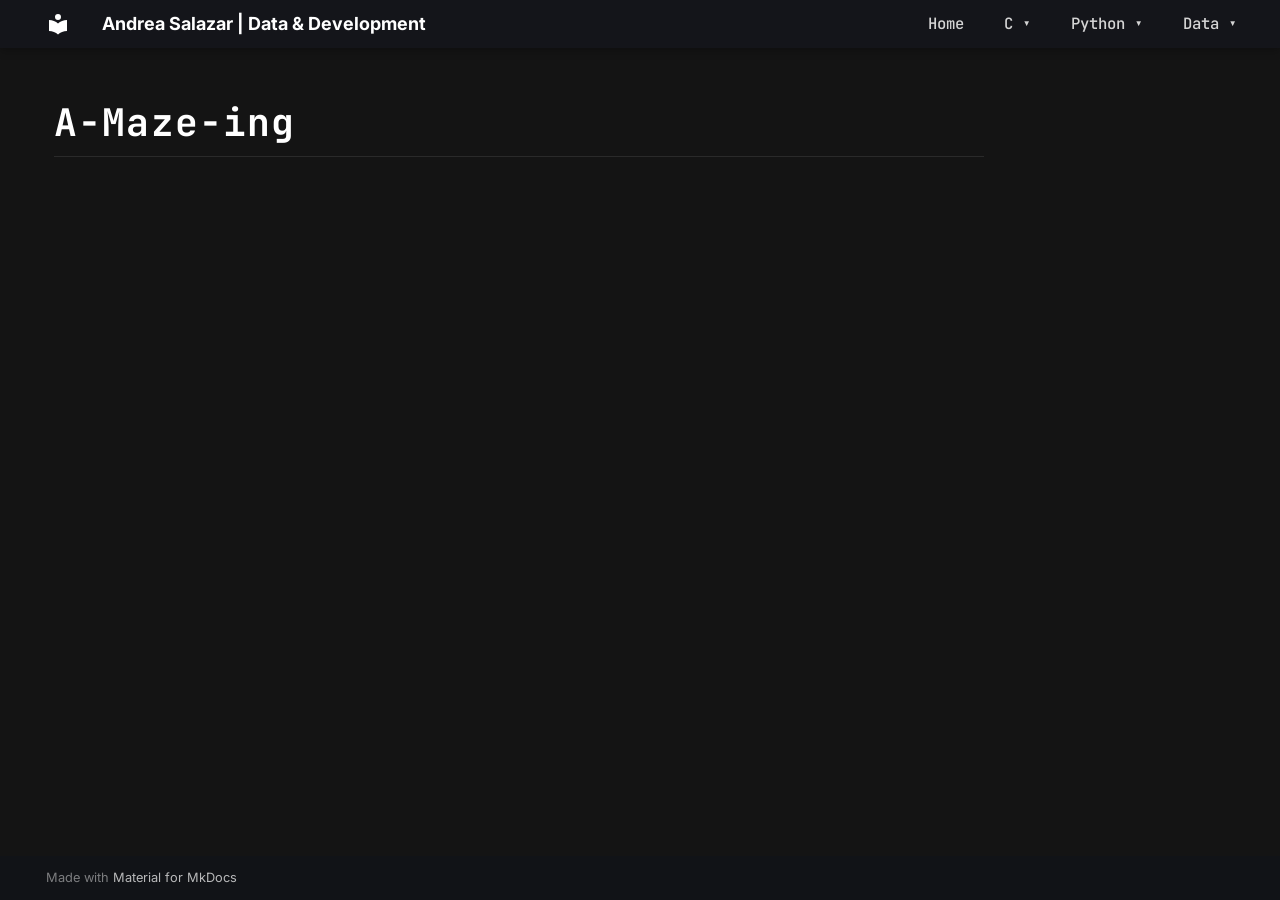
<file: projects/42-school/python/a-maze-ing/index.html>
<!doctype html>
<html lang="en" class="no-js">
  <head>
    
      <meta charset="utf-8">
      <meta name="viewport" content="width=device-width,initial-scale=1">
      
      
      
        <link rel="canonical" href="https://asalazar-z.github.io/projects/42-school/python/a-maze-ing/">
      
      
        <link rel="prev" href="../">
      
      
        <link rel="next" href="../python-modules/">
      
      
        
      
      
      <link rel="icon" href="../../../../assets/images/favicon.png">
      <meta name="generator" content="mkdocs-1.6.1, mkdocs-material-9.7.7">
    
    
      
        <title>A-Maze-ing - Andrea Salazar | Data & Development</title>
      
    
    
      <link rel="stylesheet" href="../../../../assets/stylesheets/main.ec1eaa64.min.css">
      
        
        <link rel="stylesheet" href="../../../../assets/stylesheets/palette.ab4e12ef.min.css">
      
      


    
    
      
    
    
      
        
        
        <link rel="preconnect" href="https://fonts.gstatic.com" crossorigin>
        <link rel="stylesheet" href="https://fonts.googleapis.com/css?family=Inter:300,300i,400,400i,700,700i%7CJetBrains+Mono:400,400i,700,700i&display=fallback">
        <style>:root{--md-text-font:"Inter";--md-code-font:"JetBrains Mono"}</style>
      
    
    
      <link rel="stylesheet" href="../../../../stylesheets/extra.css">
    
    <script>__md_scope=new URL("../../../..",location),__md_hash=e=>[...e].reduce(((e,_)=>(e<<5)-e+_.charCodeAt(0)),0),__md_get=(e,_=localStorage,t=__md_scope)=>JSON.parse(_.getItem(t.pathname+"."+e)),__md_set=(e,_,t=localStorage,a=__md_scope)=>{try{t.setItem(a.pathname+"."+e,JSON.stringify(_))}catch(e){}}</script>
    
      

    
    
  </head>
  
  
    
    
      
    
    
    
    
    <body dir="ltr" data-md-color-scheme="slate" data-md-color-primary="black" data-md-color-accent="teal">
  
    
    <input class="md-toggle" data-md-toggle="drawer" type="checkbox" id="__drawer" autocomplete="off">
    <input class="md-toggle" data-md-toggle="search" type="checkbox" id="__search" autocomplete="off">
    <label class="md-overlay" for="__drawer"></label>
    <div data-md-component="skip">
      
    </div>
    <div data-md-component="announce">
      
    </div>
    
    
      

  

<header class="md-header md-header--shadow" data-md-component="header">
  <nav class="md-header__inner md-grid" aria-label="Header">
    <a href="../../../.." title="Andrea Salazar | Data &amp; Development" class="md-header__button md-logo" aria-label="Andrea Salazar | Data & Development" data-md-component="logo">
      
  
  <svg xmlns="http://www.w3.org/2000/svg" viewBox="0 0 24 24"><path d="M12 8a3 3 0 0 0 3-3 3 3 0 0 0-3-3 3 3 0 0 0-3 3 3 3 0 0 0 3 3m0 3.54C9.64 9.35 6.5 8 3 8v11c3.5 0 6.64 1.35 9 3.54 2.36-2.19 5.5-3.54 9-3.54V8c-3.5 0-6.64 1.35-9 3.54"/></svg>

    </a>
    <label class="md-header__button md-icon" for="__drawer">
      
      <svg xmlns="http://www.w3.org/2000/svg" viewBox="0 0 24 24"><path d="M3 6h18v2H3zm0 5h18v2H3zm0 5h18v2H3z"/></svg>
    </label>
    <div class="md-header__title" data-md-component="header-title">
      <div class="md-header__ellipsis">
        <div class="md-header__topic">
          <span class="md-ellipsis">
            Andrea Salazar | Data & Development
          </span>
        </div>
        <div class="md-header__topic" data-md-component="header-topic">
          <span class="md-ellipsis">
            
              A-Maze-ing
            
          </span>
        </div>
      </div>
    </div>
    
      
        <form class="md-header__option" data-md-component="palette">
  
    
    
    
    <input class="md-option" data-md-color-media="" data-md-color-scheme="slate" data-md-color-primary="black" data-md-color-accent="teal"  aria-hidden="true"  type="radio" name="__palette" id="__palette_0">
    
  
    
    
    
    <input class="md-option" data-md-color-media="" data-md-color-scheme="default" data-md-color-primary="black" data-md-color-accent="teal"  aria-label="Modo oscuro"  type="radio" name="__palette" id="__palette_1">
    
      <label class="md-header__button md-icon" title="Modo oscuro" for="__palette_0" hidden>
        <svg xmlns="http://www.w3.org/2000/svg" viewBox="0 0 24 24"><path d="m17.75 4.09-2.53 1.94.91 3.06-2.63-1.81-2.63 1.81.91-3.06-2.53-1.94L12.44 4l1.06-3 1.06 3zm3.5 6.91-1.64 1.25.59 1.98-1.7-1.17-1.7 1.17.59-1.98L15.75 11l2.06-.05L18.5 9l.69 1.95zm-2.28 4.95c.83-.08 1.72 1.1 1.19 1.85-.32.45-.66.87-1.08 1.27C15.17 23 8.84 23 4.94 19.07c-3.91-3.9-3.91-10.24 0-14.14.4-.4.82-.76 1.27-1.08.75-.53 1.93.36 1.85 1.19-.27 2.86.69 5.83 2.89 8.02a9.96 9.96 0 0 0 8.02 2.89m-1.64 2.02a12.08 12.08 0 0 1-7.8-3.47c-2.17-2.19-3.33-5-3.49-7.82-2.81 3.14-2.7 7.96.31 10.98 3.02 3.01 7.84 3.12 10.98.31"/></svg>
      </label>
    
  
</form>
      
    
    
      <script>var palette=__md_get("__palette");if(palette&&palette.color){if("(prefers-color-scheme)"===palette.color.media){var media=matchMedia("(prefers-color-scheme: light)"),input=document.querySelector(media.matches?"[data-md-color-media='(prefers-color-scheme: light)']":"[data-md-color-media='(prefers-color-scheme: dark)']");palette.color.media=input.getAttribute("data-md-color-media"),palette.color.scheme=input.getAttribute("data-md-color-scheme"),palette.color.primary=input.getAttribute("data-md-color-primary"),palette.color.accent=input.getAttribute("data-md-color-accent")}for(var[key,value]of Object.entries(palette.color))document.body.setAttribute("data-md-color-"+key,value)}</script>
    
    
    
    
  </nav>
  
</header>
    
    <div class="md-container" data-md-component="container">
      
      
        
          
        
      
      <main class="md-main" data-md-component="main">
        <div class="md-main__inner md-grid">
          
            
              
              <div class="md-sidebar md-sidebar--primary" data-md-component="sidebar" data-md-type="navigation" >
                <div class="md-sidebar__scrollwrap">
                  <div class="md-sidebar__inner">
                    



<nav class="md-nav md-nav--primary" aria-label="Navigation" data-md-level="0">
  <label class="md-nav__title" for="__drawer">
    <a href="../../../.." title="Andrea Salazar | Data &amp; Development" class="md-nav__button md-logo" aria-label="Andrea Salazar | Data & Development" data-md-component="logo">
      
  
  <svg xmlns="http://www.w3.org/2000/svg" viewBox="0 0 24 24"><path d="M12 8a3 3 0 0 0 3-3 3 3 0 0 0-3-3 3 3 0 0 0-3 3 3 3 0 0 0 3 3m0 3.54C9.64 9.35 6.5 8 3 8v11c3.5 0 6.64 1.35 9 3.54 2.36-2.19 5.5-3.54 9-3.54V8c-3.5 0-6.64 1.35-9 3.54"/></svg>

    </a>
    Andrea Salazar | Data & Development
  </label>
  
  <ul class="md-nav__list" data-md-scrollfix>
    
      
      
  
  
  
  
    <li class="md-nav__item">
      <a href="../../../.." class="md-nav__link">
        
  
  
  <span class="md-ellipsis">
    
  
    Home
  

    
  </span>
  
  

      </a>
    </li>
  

    
      
      
  
  
  
  
    <li class="md-nav__item">
      <a href="../../../../about/" class="md-nav__link">
        
  
  
  <span class="md-ellipsis">
    
  
    About me
  

    
  </span>
  
  

      </a>
    </li>
  

    
      
      
  
  
  
  
    
    
      
        
          
        
      
        
      
        
      
        
      
        
      
    
    
    
      
        
        
      
    
    
    <li class="md-nav__item md-nav__item--section md-nav__item--nested">
      
        
        
        <input class="md-nav__toggle md-toggle " type="checkbox" id="__nav_3" >
        
          
          <div class="md-nav__link md-nav__container">
            <a href="../../c/" class="md-nav__link ">
              
  
  
  <span class="md-ellipsis">
    
  
    C
  

    
  </span>
  
  

            </a>
            
              
              <label class="md-nav__link " for="__nav_3" id="__nav_3_label" tabindex="">
                <span class="md-nav__icon md-icon"></span>
              </label>
            
          </div>
        
        <nav class="md-nav" data-md-level="1" aria-labelledby="__nav_3_label" aria-expanded="false">
          <label class="md-nav__title" for="__nav_3">
            <span class="md-nav__icon md-icon"></span>
            
  
    C
  

          </label>
          <ul class="md-nav__list" data-md-scrollfix>
            
              
            
              
                
  
  
  
  
    <li class="md-nav__item">
      <a href="../../c/libft/" class="md-nav__link">
        
  
  
  <span class="md-ellipsis">
    
  
    libft
  

    
  </span>
  
  

      </a>
    </li>
  

              
            
              
                
  
  
  
  
    <li class="md-nav__item">
      <a href="../../c/push_swap/" class="md-nav__link">
        
  
  
  <span class="md-ellipsis">
    
  
    push_swap
  

    
  </span>
  
  

      </a>
    </li>
  

              
            
              
                
  
  
  
  
    <li class="md-nav__item">
      <a href="../../c/get_next_line/" class="md-nav__link">
        
  
  
  <span class="md-ellipsis">
    
  
    get_next_line
  

    
  </span>
  
  

      </a>
    </li>
  

              
            
              
                
  
  
  
  
    <li class="md-nav__item">
      <a href="../../c/ft_printf/" class="md-nav__link">
        
  
  
  <span class="md-ellipsis">
    
  
    ft_printf
  

    
  </span>
  
  

      </a>
    </li>
  

              
            
          </ul>
        </nav>
      
    </li>
  

    
      
      
  
  
    
  
  
  
    
    
      
        
          
        
      
        
      
        
      
    
    
    
      
        
        
      
    
    
    <li class="md-nav__item md-nav__item--active md-nav__item--section md-nav__item--nested">
      
        
        
        <input class="md-nav__toggle md-toggle " type="checkbox" id="__nav_4" checked>
        
          
          <div class="md-nav__link md-nav__container">
            <a href="../" class="md-nav__link ">
              
  
  
  <span class="md-ellipsis">
    
  
    Python
  

    
  </span>
  
  

            </a>
            
              
              <label class="md-nav__link " for="__nav_4" id="__nav_4_label" tabindex="">
                <span class="md-nav__icon md-icon"></span>
              </label>
            
          </div>
        
        <nav class="md-nav" data-md-level="1" aria-labelledby="__nav_4_label" aria-expanded="true">
          <label class="md-nav__title" for="__nav_4">
            <span class="md-nav__icon md-icon"></span>
            
  
    Python
  

          </label>
          <ul class="md-nav__list" data-md-scrollfix>
            
              
            
              
                
  
  
    
  
  
  
    <li class="md-nav__item md-nav__item--active">
      
      <input class="md-nav__toggle md-toggle" type="checkbox" id="__toc">
      
      
      
      <a href="./" class="md-nav__link md-nav__link--active">
        
  
  
  <span class="md-ellipsis">
    
  
    A-Maze-ing
  

    
  </span>
  
  

      </a>
      
    </li>
  

              
            
              
                
  
  
  
  
    <li class="md-nav__item">
      <a href="../python-modules/" class="md-nav__link">
        
  
  
  <span class="md-ellipsis">
    
  
    Python modules
  

    
  </span>
  
  

      </a>
    </li>
  

              
            
          </ul>
        </nav>
      
    </li>
  

    
      
      
  
  
  
  
    
    
      
        
          
        
      
        
      
        
      
        
      
    
    
    
      
        
        
      
    
    
    <li class="md-nav__item md-nav__item--section md-nav__item--nested">
      
        
        
        <input class="md-nav__toggle md-toggle " type="checkbox" id="__nav_5" >
        
          
          <div class="md-nav__link md-nav__container">
            <a href="../../../data-engineering/" class="md-nav__link ">
              
  
  
  <span class="md-ellipsis">
    
  
    Data
  

    
  </span>
  
  

            </a>
            
              
              <label class="md-nav__link " for="__nav_5" id="__nav_5_label" tabindex="">
                <span class="md-nav__icon md-icon"></span>
              </label>
            
          </div>
        
        <nav class="md-nav" data-md-level="1" aria-labelledby="__nav_5_label" aria-expanded="false">
          <label class="md-nav__title" for="__nav_5">
            <span class="md-nav__icon md-icon"></span>
            
  
    Data
  

          </label>
          <ul class="md-nav__list" data-md-scrollfix>
            
              
            
              
                
  
  
  
  
    
    
      
        
      
    
    
    
      
    
    
    <li class="md-nav__item md-nav__item--nested">
      
        
        
        <input class="md-nav__toggle md-toggle " type="checkbox" id="__nav_5_2" >
        
          
          <label class="md-nav__link" for="__nav_5_2" id="__nav_5_2_label" tabindex="0">
            
  
  
  <span class="md-ellipsis">
    
  
    Data Engineering
  

    
  </span>
  
  

            <span class="md-nav__icon md-icon"></span>
          </label>
        
        <nav class="md-nav" data-md-level="2" aria-labelledby="__nav_5_2_label" aria-expanded="false">
          <label class="md-nav__title" for="__nav_5_2">
            <span class="md-nav__icon md-icon"></span>
            
  
    Data Engineering
  

          </label>
          <ul class="md-nav__list" data-md-scrollfix>
            
              
                
  
  
  
  
    <li class="md-nav__item">
      <a href="../../../data-engineering/data-quality-control/" class="md-nav__link">
        
  
  
  <span class="md-ellipsis">
    
  
    Data quality control
  

    
  </span>
  
  

      </a>
    </li>
  

              
            
          </ul>
        </nav>
      
    </li>
  

              
            
              
                
  
  
  
  
    
    
      
        
          
        
      
    
    
    
      
    
    
    <li class="md-nav__item md-nav__item--nested">
      
        
        
        <input class="md-nav__toggle md-toggle " type="checkbox" id="__nav_5_3" >
        
          
          <div class="md-nav__link md-nav__container">
            <a href="../../../data-engineering/" class="md-nav__link ">
              
  
  
  <span class="md-ellipsis">
    
  
    Data Science
  

    
  </span>
  
  

            </a>
            
          </div>
        
        <nav class="md-nav" data-md-level="2" aria-labelledby="__nav_5_3_label" aria-expanded="false">
          <label class="md-nav__title" for="__nav_5_3">
            <span class="md-nav__icon md-icon"></span>
            
  
    Data Science
  

          </label>
          <ul class="md-nav__list" data-md-scrollfix>
            
              
            
          </ul>
        </nav>
      
    </li>
  

              
            
              
                
  
  
  
  
    
    
      
        
          
        
      
    
    
    
      
    
    
    <li class="md-nav__item md-nav__item--nested">
      
        
        
        <input class="md-nav__toggle md-toggle " type="checkbox" id="__nav_5_4" >
        
          
          <div class="md-nav__link md-nav__container">
            <a href="../../../data-engineering/" class="md-nav__link ">
              
  
  
  <span class="md-ellipsis">
    
  
    BI
  

    
  </span>
  
  

            </a>
            
          </div>
        
        <nav class="md-nav" data-md-level="2" aria-labelledby="__nav_5_4_label" aria-expanded="false">
          <label class="md-nav__title" for="__nav_5_4">
            <span class="md-nav__icon md-icon"></span>
            
  
    BI
  

          </label>
          <ul class="md-nav__list" data-md-scrollfix>
            
              
            
          </ul>
        </nav>
      
    </li>
  

              
            
          </ul>
        </nav>
      
    </li>
  

    
  </ul>
</nav>
                  </div>
                </div>
              </div>
            
            
              
              <div class="md-sidebar md-sidebar--secondary" data-md-component="sidebar" data-md-type="toc" >
                <div class="md-sidebar__scrollwrap">
                  <div class="md-sidebar__inner">
                    

<nav class="md-nav md-nav--secondary" aria-label="Table of contents">
  
  
  
  
</nav>
                  </div>
                </div>
              </div>
            
          
          
            <div class="md-content" data-md-component="content">
              
              <article class="md-content__inner md-typeset">
                
                  



  <h1>A-Maze-ing</h1>














                
              </article>
            </div>
          
          
<script>var target=document.getElementById(location.hash.slice(1));target&&target.name&&(target.checked=target.name.startsWith("__tabbed_"))</script>
        </div>
        
          <button type="button" class="md-top md-icon" data-md-component="top" hidden>
  
  <svg xmlns="http://www.w3.org/2000/svg" viewBox="0 0 24 24"><path d="M13 20h-2V8l-5.5 5.5-1.42-1.42L12 4.16l7.92 7.92-1.42 1.42L13 8z"/></svg>
  Back to top
</button>
        
      </main>
      
        <footer class="md-footer">
  
  <div class="md-footer-meta md-typeset">
    <div class="md-footer-meta__inner md-grid">
      <div class="md-copyright">
  
  
    Made with
    <a href="https://squidfunk.github.io/mkdocs-material/" target="_blank" rel="noopener">
      Material for MkDocs
    </a>
  
</div>
      
    </div>
  </div>
</footer>
      
    </div>
    <div class="md-dialog" data-md-component="dialog">
      <div class="md-dialog__inner md-typeset"></div>
    </div>
    
    
    
      
      
      <script id="__config" type="application/json">{"annotate": null, "base": "../../../..", "features": ["navigation.sections", "navigation.indexes", "navigation.top", "content.code.copy"], "search": "../../../../assets/javascripts/workers/search.2c215733.min.js", "tags": null, "translations": {"clipboard.copied": "Copied to clipboard", "clipboard.copy": "Copy to clipboard", "search.result.more.one": "1 more on this page", "search.result.more.other": "# more on this page", "search.result.none": "No matching documents", "search.result.one": "1 matching document", "search.result.other": "# matching documents", "search.result.placeholder": "Type to start searching", "search.result.term.missing": "Missing", "select.version": "Select version"}, "version": null}</script>
    
    
      <script src="../../../../assets/javascripts/bundle.d7400e89.min.js"></script>
      
        <script src="../../../../javascripts/topbar.js"></script>
      
    
  </body>
</html>
</file>
<file: stylesheets/extra.css>
/* =========================================================
   1. TEMA OSCURO BASE (Igual al diseño anterior)
   ========================================================= */
[data-md-color-scheme="slate"] {
  --md-default-bg-color: #141414;
  --md-default-fg-color: #e6e6e6;
}

/* Ocultar buscador, botón hamburguesa y título duplicado */
.md-search, label[for="__drawer"] {
  display: none !important;
}

/* Ocultar primer h1 solo en el Home donde ya usamos .portfolio-title */
.md-content__inner:has(.hero-banner) .md-typeset h1:first-child,
.md-typeset:has(.hero-banner) h1:first-child {
  display: none !important;
}

/* =========================================================
   2. BARRA SUPERIOR DERECHA CON DESPLEGABLES (C, Python, Data)
   ========================================================= */
.custom-topbar {
  display: flex;
  justify-content: flex-end;
  align-items: center;
  padding: 0.4rem 0 0.8rem 0;
  border-bottom: 1px solid #262626;
  margin-bottom: 1rem;
  font-family: 'JetBrains Mono', monospace;
  position: relative;
  z-index: 50;
}

.topbar-links {
  display: flex;
  align-items: center;
  gap: 1.4rem;
}

.nav-item, .dropbtn {
  background: none;
  border: none;
  color: #d4d4d4 !important;
  font-family: 'JetBrains Mono', monospace;
  font-size: 0.85rem;
  font-weight: 500;
  cursor: pointer;
  padding: 0.4rem 0.6rem;
  text-decoration: none !important;
  border-bottom: 2px solid transparent;
  transition: color 0.2s, border-color 0.2s;
}

.nav-item:hover, .dropdown:hover .dropbtn {
  color: #4fd1c5 !important;
  border-bottom: 2px solid #4fd1c5;
}

.dropdown {
  position: relative;
  display: inline-block;
}

.dropdown-content {
  display: none;
  position: absolute;
  right: 0;
  top: 100%;
  background-color: #1a1a1a;
  border: 1px solid #303030;
  border-radius: 8px;
  box-shadow: 0 12px 30px rgba(0, 0, 0, 0.7);
  z-index: 100;
  margin-top: 2px;
}

.dropdown:hover .dropdown-content {
  display: block;
}

/* Desplegables simples (C y Python) */
.simple-dropdown {
  min-width: 210px;
  padding: 0.5rem 0;
}

.simple-dropdown a {
  display: block;
  padding: 0.55rem 1rem;
  color: #cccccc !important;
  font-size: 0.8rem;
  text-decoration: none !important;
}

.simple-dropdown a:hover {
  background-color: #252525;
  color: #4fd1c5 !important;
}

/* Mega-menú estilo Capterra para Data */
.dropdown:hover .mega-dropdown {
  display: flex;
  width: 520px;
  min-height: 210px;
}

.mega-col-left {
  width: 46%;
  background-color: #151515;
  border-right: 1px solid #2b2b2b;
  padding: 0.6rem 0;
  border-radius: 8px 0 0 8px;
}

.mega-category {
  padding: 0.75rem 1rem;
  font-size: 0.8rem;
  color: #b0b0b0;
  cursor: pointer;
  border-left: 3px solid transparent;
  transition: background 0.15s, color 0.15s;
}

.mega-category:hover, .mega-category.active {
  background-color: #222222;
  color: #4fd1c5;
  border-left: 3px solid #4fd1c5;
  font-weight: 600;
}

.mega-col-right {
  width: 54%;
  padding: 1rem 1.2rem;
}

.mega-panel {
  display: none;
}

.mega-panel.active {
  display: block;
}

.mega-panel h4 {
  margin: 0 0 0.75rem 0 !important;
  font-size: 0.9rem !important;
  color: #ffffff !important;
  border-bottom: 1px solid #2b2b2b;
  padding-bottom: 0.4rem;
}

.mega-panel a {
  display: block;
  padding: 0.45rem 0;
  font-size: 0.8rem;
  color: #b8b8b8 !important;
  text-decoration: none !important;
}

.mega-panel a:hover {
  color: #4fd1c5 !important;
}

/* =========================================================
   3. PORTADA COMPACTA Y TÍTULOS
   ========================================================= */
.hero-banner {
  position: relative;
  margin-top: 0.5rem;
  margin-bottom: 2.6rem;
}

.banner-img {
  width: 100%;
  height: 145px !important;
  max-height: 145px !important;
  object-fit: cover;
  object-position: center;
  border-radius: 8px;
  border: 1px solid #2a2a2a;
  filter: brightness(0.82) contrast(1.08);
}

.avatar-box {
  position: absolute;
  bottom: -24px;
  left: 22px;
  width: 56px;
  height: 56px;
  background-color: #181818;
  border: 1px solid #333;
  border-radius: 10px;
  display: flex;
  align-items: center;
  justify-content: center;
  font-size: 1.6rem;
  box-shadow: 0 6px 16px rgba(0, 0, 0, 0.6);
}

.portfolio-title {
  display: block !important;
  font-family: 'JetBrains Mono', monospace;
  font-size: 1.85rem !important;
  font-weight: 700 !important;
  letter-spacing: 0.04em;
  color: #ffffff !important;
  margin-bottom: 0.6rem !important;
}

.portfolio-subtitle {
  font-family: 'JetBrains Mono', monospace;
  font-size: 0.85rem;
  color: #a3a3a3;
  line-height: 1.6;
  margin-bottom: 2rem;
}

/* =========================================================
   4. SECCIÓN ABOUT ME EN 2 COLUMNAS (Restaurada)
   ========================================================= */
.about-grid {
  display: grid;
  grid-template-columns: 1fr 1.8fr;
  gap: 1.5rem;
  margin-bottom: 3rem;
  align-items: stretch;
}

.about-photo img {
  width: 100%;
  height: 100%;
  min-height: 240px;
  object-fit: cover;
  border-radius: 6px;
  border: 1px solid #2a2a2a;
}

.metrics-bar {
  font-family: 'JetBrains Mono', monospace;
  font-size: 0.78rem;
  color: #4fd1c5;
  margin-bottom: 0.75rem;
  display: flex;
  flex-wrap: wrap;
  gap: 0.5rem;
}

.callout-box {
  background-color: #1c1c1c;
  border: 1px solid #2e2e2e;
  border-radius: 6px;
  padding: 1.4rem;
}

.callout-box h3 {
  font-family: 'JetBrains Mono', monospace;
  color: #4fd1c5 !important;
  margin-top: 0 !important;
  font-size: 1.05rem;
}

.callout-box p {
  font-family: 'JetBrains Mono', monospace;
  font-size: 0.82rem;
  color: #cccccc;
  line-height: 1.65;
}

.btn-link {
  font-family: 'JetBrains Mono', monospace;
  font-size: 0.8rem;
  color: #4fd1c5 !important;
  text-decoration: none;
  font-weight: 600;
}

/* =========================================================
   5. CUADRITOS INTERACTIVOS DE PROYECTOS DESTACADOS (Restaurados)
   ========================================================= */
.section-heading {
  font-family: 'JetBrains Mono', monospace;
  font-size: 1.2rem !important;
  letter-spacing: 0.05em;
  color: #ffffff !important;
  border-bottom: 1px solid #2a2a2a;
  padding-bottom: 0.5rem;
  margin-bottom: 1.2rem !important;
}

.projects-grid {
  display: grid;
  grid-template-columns: repeat(auto-fit, minmax(260px, 1fr));
  gap: 1.2rem;
}

.project-card {
  background-color: #1a1a1a;
  border: 1px solid #2c2c2c;
  border-radius: 8px;
  padding: 1.3rem;
  text-decoration: none !important;
  transition: transform 0.2s ease, border-color 0.2s ease, box-shadow 0.2s ease;
  display: flex;
  flex-direction: column;
  justify-content: space-between;
}

.project-card:hover {
  transform: translateY(-4px);
  border-color: #4fd1c5;
  box-shadow: 0 8px 24px rgba(0, 0, 0, 0.45);
}

.card-tag {
  font-family: 'JetBrains Mono', monospace;
  font-size: 0.7rem;
  color: #4fd1c5;
  margin-bottom: 0.5rem;
  letter-spacing: 0.06em;
}

.project-card h3 {
  margin: 0 0 0.6rem 0 !important;
  color: #ffffff !important;
  font-size: 1.1rem;
}

.project-card p {
  font-size: 0.85rem;
  color: #a3a3a3;
  line-height: 1.5;
  margin-bottom: 1rem;
}

.card-footer {
  font-family: 'JetBrains Mono', monospace;
  font-size: 0.78rem;
  color: #e6e6e6;
}

.project-card:hover .card-footer {
  color: #4fd1c5;
}

/* Responsive para móviles */
@media (max-width: 768px) {
  .about-grid {
    grid-template-columns: 1fr;
  }
}

/* Permitir que los menús desplegables salgan por debajo de la barra superior */
.md-header,
.md-header__inner {
  overflow: visible !important;
}

/* Ocultar selector de tema por completo */
[data-md-component="palette"] {
  display: none !important;
}

/* Integración dentro de la barra superior de MkDocs */
.custom-topbar.in-header {
  display: flex !important;
  align-items: center;
  justify-content: flex-end;
  border-bottom: none !important;
  margin: 0 0 0 auto !important;
  padding: 0 !important;
  height: 100%;
}

.custom-topbar.in-header .topbar-links {
  display: flex;
  align-items: center;
  gap: 1.1rem;
  flex-wrap: nowrap;
}

.custom-topbar.in-header .nav-item,
.custom-topbar.in-header .dropbtn {
  font-size: 0.78rem;
  padding: 0.35rem 0.45rem;
  white-space: nowrap;
}

/* Ajuste del banner superior para que no quede pegado al header */
.hero-banner {
  position: relative;
  margin-top: 1.2rem;
  margin-bottom: 2.6rem;
}

/* En pantallas pequeñas se oculta la barra extra para no saturar el móvil */
@media (max-width: 900px) {
  .custom-topbar.in-header {
    display: none !important;
  }
}

/* Ocultar barra lateral izquierda en todas las páginas, manteniendo Table of Contents derecho */
.md-sidebar--primary {
  display: none !important;
}

/* =========================================================
   6. COHERENCIA VISUAL EN PÁGINAS DE PROYECTOS
   ========================================================= */

/* Título principal del proyecto con estética de portada */
.md-typeset h1 {
  font-family: 'JetBrains Mono', monospace !important;
  font-size: 1.9rem !important;
  font-weight: 700 !important;
  color: #ffffff !important;
  letter-spacing: 0.03em;
  margin-bottom: 0.75rem !important;
  padding-bottom: 0.45rem;
  border-bottom: 1px solid #2a2a2a;
}

/* Subtítulos (h2, h3) coherentes con la estética técnica */
.md-typeset h2 {
  font-family: 'JetBrains Mono', monospace !important;
  font-size: 1.2rem !important;
  color: #ffffff !important;
  letter-spacing: 0.03em;
  margin-top: 2rem !important;
  padding-bottom: 0.35rem;
  border-bottom: 1px solid #242424;
}

.md-typeset h3 {
  font-family: 'JetBrains Mono', monospace !important;
  font-size: 1rem !important;
  color: #4fd1c5 !important;
}

/* Botón primario (ej. View on GitHub) con acento teal del portafolio */
.md-typeset .md-button--primary {
  background-color: #1a1a1a !important;
  color: #4fd1c5 !important;
  border: 1px solid #4fd1c5 !important;
  border-radius: 6px !important;
  font-family: 'JetBrains Mono', monospace !important;
  font-size: 0.82rem !important;
  transition: transform 0.2s ease, background-color 0.2s ease, box-shadow 0.2s ease;
}

.md-typeset .md-button--primary:hover {
  background-color: #4fd1c5 !important;
  color: #141414 !important;
  transform: translateY(-2px);
  box-shadow: 0 6px 18px rgba(79, 209, 197, 0.22);
}

/* Pestañas (Swap, Push, Rotate...) con el mismo color de acento */
.md-typeset .tabbed-labels > label {
  font-family: 'JetBrains Mono', monospace !important;
  font-size: 0.82rem !important;
}

.md-typeset .tabbed-set > input:checked + label {
  color: #4fd1c5 !important;
  border-color: #4fd1c5 !important;
}

/* Tarjetas / contenedores de detalle dentro de proyectos */
.project-detail-card {
  background-color: #1a1a1a;
  border: 1px solid #2c2c2c;
  border-radius: 8px;
  padding: 1.2rem 1.4rem;
  margin: 1.2rem 0;
}

/* Imágenes y GIFs de proyectos enmarcados como tarjetas */
.md-typeset img[src*=".gif"],
.md-typeset img[src*=".png"],
.md-typeset img[src*=".jpg"] {
  border-radius: 8px;
  border: 1px solid #2c2c2c;
  background-color: #1a1a1a;
}

/* Tablas con bordes y cabecera oscuros coherentes */
.md-typeset table:not([class]) {
  background-color: #1a1a1a;
  border: 1px solid #2c2c2c;
  border-radius: 8px;
  overflow: hidden;
  font-size: 0.85rem;
}

.md-typeset table:not([class]) th {
  background-color: #151515 !important;
  color: #4fd1c5 !important;
  font-family: 'JetBrains Mono', monospace;
  font-size: 0.8rem;
}

/* Ocultar el título "Home" generado automáticamente en la página principal */
.md-content__inner:has(.about-grid) h1:first-of-type {
  display: none !important;
}

/* Reducir el espacio superior entre la barra de navegación y el contenido en el Home */
.md-main__inner:has(.about-grid) {
  margin-top: 0.4rem !important;
}

.md-content__inner:has(.about-grid) {
  padding-top: 0.4rem !important;
}

.about-grid {
  margin-top: 0 !important;
}
</file>
<file: assets/stylesheets/main.ec1eaa64.min.css>
@charset "UTF-8";html{-webkit-text-size-adjust:none;-moz-text-size-adjust:none;text-size-adjust:none;box-sizing:border-box}*,:after,:before{box-sizing:inherit}@media (prefers-reduced-motion){*,:after,:before{transition:none!important}}body{margin:0}a,button,input,label{-webkit-tap-highlight-color:transparent}a{color:inherit;text-decoration:none}hr{border:0;box-sizing:initial;display:block;height:.05rem;overflow:visible;padding:0}small{font-size:80%}sub,sup{line-height:1em}img{border-style:none}table{border-collapse:initial;border-spacing:0}td,th{font-weight:400;vertical-align:top}button{background:#0000;border:0;font-family:inherit;font-size:inherit;margin:0;padding:0}input{border:0;outline:none}:root{--md-primary-fg-color:#4051b5;--md-primary-fg-color--light:#5d6cc0;--md-primary-fg-color--dark:#303fa1;--md-primary-bg-color:#fff;--md-primary-bg-color--light:#ffffffb3;--md-accent-fg-color:#526cfe;--md-accent-fg-color--transparent:#526cfe1a;--md-accent-bg-color:#fff;--md-accent-bg-color--light:#ffffffb3}[data-md-color-scheme=default]{color-scheme:light}[data-md-color-scheme=default] img[src$="#gh-dark-mode-only"],[data-md-color-scheme=default] img[src$="#only-dark"]{display:none}:root,[data-md-color-scheme=default]{--md-hue:225deg;--md-default-fg-color:#000000de;--md-default-fg-color--light:#0000008a;--md-default-fg-color--lighter:#00000052;--md-default-fg-color--lightest:#00000012;--md-default-bg-color:#fff;--md-default-bg-color--light:#ffffffb3;--md-default-bg-color--lighter:#ffffff4d;--md-default-bg-color--lightest:#ffffff1f;--md-code-fg-color:#36464e;--md-code-bg-color:#f5f5f5;--md-code-bg-color--light:#f5f5f5b3;--md-code-bg-color--lighter:#f5f5f54d;--md-code-hl-color:#4287ff;--md-code-hl-color--light:#4287ff1a;--md-code-hl-number-color:#d52a2a;--md-code-hl-special-color:#db1457;--md-code-hl-function-color:#a846b9;--md-code-hl-constant-color:#6e59d9;--md-code-hl-keyword-color:#3f6ec6;--md-code-hl-string-color:#1c7d4d;--md-code-hl-name-color:var(--md-code-fg-color);--md-code-hl-operator-color:var(--md-default-fg-color--light);--md-code-hl-punctuation-color:var(--md-default-fg-color--light);--md-code-hl-comment-color:var(--md-default-fg-color--light);--md-code-hl-generic-color:var(--md-default-fg-color--light);--md-code-hl-variable-color:var(--md-default-fg-color--light);--md-typeset-color:var(--md-default-fg-color);--md-typeset-a-color:var(--md-primary-fg-color);--md-typeset-del-color:#f5503d26;--md-typeset-ins-color:#0bd57026;--md-typeset-kbd-color:#fafafa;--md-typeset-kbd-accent-color:#fff;--md-typeset-kbd-border-color:#b8b8b8;--md-typeset-mark-color:#ffff0080;--md-typeset-table-color:#0000001f;--md-typeset-table-color--light:rgba(0,0,0,.035);--md-admonition-fg-color:var(--md-default-fg-color);--md-admonition-bg-color:var(--md-default-bg-color);--md-warning-fg-color:#000000de;--md-warning-bg-color:#ff9;--md-footer-fg-color:#fff;--md-footer-fg-color--light:#ffffffb3;--md-footer-fg-color--lighter:#ffffff73;--md-footer-bg-color:#000000de;--md-footer-bg-color--dark:#00000052;--md-shadow-z1:0 0.2rem 0.5rem #0000000d,0 0 0.05rem #0000001a;--md-shadow-z2:0 0.2rem 0.5rem #0000001a,0 0 0.05rem #00000040;--md-shadow-z3:0 0.2rem 0.5rem #0003,0 0 0.05rem #00000059}.md-icon svg{fill:currentcolor;display:block;height:1.2rem;width:1.2rem}body{-webkit-font-smoothing:antialiased;-moz-osx-font-smoothing:grayscale;--md-text-font-family:var(--md-text-font,_),-apple-system,BlinkMacSystemFont,Helvetica,Arial,sans-serif;--md-code-font-family:var(--md-code-font,_),SFMono-Regular,Consolas,Menlo,monospace}aside,body,input{font-feature-settings:"kern","liga";color:var(--md-typeset-color);font-family:var(--md-text-font-family)}code,kbd,pre{font-feature-settings:"kern";font-family:var(--md-code-font-family)}:root{--md-typeset-table-sort-icon:url('data:image/svg+xml;charset=utf-8,<svg xmlns="http://www.w3.org/2000/svg" viewBox="0 0 24 24"><path d="m18 21-4-4h3V7h-3l4-4 4 4h-3v10h3M2 19v-2h10v2M2 13v-2h7v2M2 7V5h4v2z"/></svg>');--md-typeset-table-sort-icon--asc:url('data:image/svg+xml;charset=utf-8,<svg xmlns="http://www.w3.org/2000/svg" viewBox="0 0 24 24"><path d="M19 17h3l-4 4-4-4h3V3h2M2 17h10v2H2M6 5v2H2V5m0 6h7v2H2z"/></svg>');--md-typeset-table-sort-icon--desc:url('data:image/svg+xml;charset=utf-8,<svg xmlns="http://www.w3.org/2000/svg" viewBox="0 0 24 24"><path d="M19 7h3l-4-4-4 4h3v14h2M2 17h10v2H2M6 5v2H2V5m0 6h7v2H2z"/></svg>')}.md-typeset{-webkit-print-color-adjust:exact;color-adjust:exact;font-size:.8rem;line-height:1.6;overflow-wrap:break-word}@media print{.md-typeset{font-size:.68rem}}.md-typeset blockquote,.md-typeset dl,.md-typeset figure,.md-typeset ol,.md-typeset pre,.md-typeset ul{margin-bottom:1em;margin-top:1em}.md-typeset h1{color:var(--md-default-fg-color--light);font-size:2em;line-height:1.3;margin:0 0 1.25em}.md-typeset h1,.md-typeset h2{font-weight:300;letter-spacing:-.01em}.md-typeset h2{font-size:1.5625em;line-height:1.4;margin:1.6em 0 .64em}.md-typeset h3{font-size:1.25em;font-weight:400;letter-spacing:-.01em;line-height:1.5;margin:1.6em 0 .8em}.md-typeset h2+h3{margin-top:.8em}.md-typeset h4{font-weight:700;letter-spacing:-.01em;margin:1em 0}.md-typeset h5,.md-typeset h6{color:var(--md-default-fg-color--light);font-size:.8em;font-weight:700;letter-spacing:-.01em;margin:1.25em 0}.md-typeset h5{text-transform:uppercase}.md-typeset h5 code{text-transform:none}.md-typeset hr{border-bottom:.05rem solid var(--md-default-fg-color--lightest);display:flow-root;margin:1.5em 0}.md-typeset a{color:var(--md-typeset-a-color);word-break:break-word}.md-typeset a,.md-typeset a:before{transition:color 125ms}.md-typeset a:focus,.md-typeset a:hover{color:var(--md-accent-fg-color)}.md-typeset a:focus code,.md-typeset a:hover code{background-color:var(--md-accent-fg-color--transparent);color:var(--md-accent-fg-color)}.md-typeset a code{color:var(--md-typeset-a-color)}.md-typeset a.focus-visible{outline-color:var(--md-accent-fg-color);outline-offset:.2rem}.md-typeset code,.md-typeset kbd,.md-typeset pre{color:var(--md-code-fg-color);direction:ltr;font-variant-ligatures:none;transition:background-color 125ms}@media print{.md-typeset code,.md-typeset kbd,.md-typeset pre{white-space:pre-wrap}}.md-typeset code{background-color:var(--md-code-bg-color);border-radius:.1rem;-webkit-box-decoration-break:clone;box-decoration-break:clone;font-size:.85em;padding:0 .2941176471em;transition:color 125ms,background-color 125ms;word-break:break-word}.md-typeset code:not(.focus-visible){-webkit-tap-highlight-color:transparent;outline:none}.md-typeset pre{display:flow-root;line-height:1.4;position:relative}.md-typeset pre>code{-webkit-box-decoration-break:slice;box-decoration-break:slice;box-shadow:none;display:block;margin:0;outline-color:var(--md-accent-fg-color);overflow:auto;padding:.7720588235em 1.1764705882em;scrollbar-color:var(--md-default-fg-color--lighter) #0000;scrollbar-width:thin;touch-action:auto;word-break:normal}.md-typeset pre>code:hover{scrollbar-color:var(--md-accent-fg-color) #0000}.md-typeset pre>code::-webkit-scrollbar{height:.2rem;width:.2rem}.md-typeset pre>code::-webkit-scrollbar-thumb{background-color:var(--md-default-fg-color--lighter)}.md-typeset pre>code::-webkit-scrollbar-thumb:hover{background-color:var(--md-accent-fg-color)}.md-typeset kbd{background-color:var(--md-typeset-kbd-color);border-radius:.1rem;box-shadow:0 .1rem 0 .05rem var(--md-typeset-kbd-border-color),0 .1rem 0 var(--md-typeset-kbd-border-color),0 -.1rem .2rem var(--md-typeset-kbd-accent-color) inset;color:var(--md-default-fg-color);display:inline-block;font-size:.75em;padding:0 .6666666667em;vertical-align:text-top;word-break:break-word}.md-typeset mark{background-color:var(--md-typeset-mark-color);-webkit-box-decoration-break:clone;box-decoration-break:clone;color:inherit;word-break:break-word}.md-typeset abbr{cursor:help;text-decoration:none}.md-typeset [data-preview],.md-typeset abbr{border-bottom:.05rem dotted var(--md-default-fg-color--light)}.md-typeset small{opacity:.75}[dir=ltr] .md-typeset sub,[dir=ltr] .md-typeset sup{margin-left:.078125em}[dir=rtl] .md-typeset sub,[dir=rtl] .md-typeset sup{margin-right:.078125em}[dir=ltr] .md-typeset blockquote{padding-left:.6rem}[dir=rtl] .md-typeset blockquote{padding-right:.6rem}[dir=ltr] .md-typeset blockquote{border-left:.2rem solid var(--md-default-fg-color--lighter)}[dir=rtl] .md-typeset blockquote{border-right:.2rem solid var(--md-default-fg-color--lighter)}.md-typeset blockquote{color:var(--md-default-fg-color--light);margin-left:0;margin-right:0}.md-typeset ul{list-style-type:disc}.md-typeset ul[type]{list-style-type:revert-layer}[dir=ltr] .md-typeset ol,[dir=ltr] .md-typeset ul{margin-left:.625em}[dir=rtl] .md-typeset ol,[dir=rtl] .md-typeset ul{margin-right:.625em}.md-typeset ol,.md-typeset ul{padding:0}.md-typeset ol:not([hidden]),.md-typeset ul:not([hidden]){display:flow-root}.md-typeset ol ol,.md-typeset ul ol{list-style-type:lower-alpha}.md-typeset ol ol ol,.md-typeset ul ol ol{list-style-type:lower-roman}.md-typeset ol ol ol ol,.md-typeset ul ol ol ol{list-style-type:upper-alpha}.md-typeset ol ol ol ol ol,.md-typeset ul ol ol ol ol{list-style-type:upper-roman}.md-typeset ol[type],.md-typeset ul[type]{list-style-type:revert-layer}[dir=ltr] .md-typeset ol li,[dir=ltr] .md-typeset ul li{margin-left:1.25em}[dir=rtl] .md-typeset ol li,[dir=rtl] .md-typeset ul li{margin-right:1.25em}.md-typeset ol li,.md-typeset ul li{margin-bottom:.5em}.md-typeset ol li blockquote,.md-typeset ol li p,.md-typeset ul li blockquote,.md-typeset ul li p{margin:.5em 0}.md-typeset ol li:last-child,.md-typeset ul li:last-child{margin-bottom:0}[dir=ltr] .md-typeset ol li ol,[dir=ltr] .md-typeset ol li ul,[dir=ltr] .md-typeset ul li ol,[dir=ltr] .md-typeset ul li ul{margin-left:.625em}[dir=rtl] .md-typeset ol li ol,[dir=rtl] .md-typeset ol li ul,[dir=rtl] .md-typeset ul li ol,[dir=rtl] .md-typeset ul li ul{margin-right:.625em}.md-typeset ol li ol,.md-typeset ol li ul,.md-typeset ul li ol,.md-typeset ul li ul{margin-bottom:.5em;margin-top:.5em}[dir=ltr] .md-typeset dd{margin-left:1.875em}[dir=rtl] .md-typeset dd{margin-right:1.875em}.md-typeset dd{margin-bottom:1.5em;margin-top:1em}.md-typeset img,.md-typeset svg,.md-typeset video{height:auto;max-width:100%}.md-typeset img[align=left]{margin:1em 1em 1em 0}.md-typeset img[align=right]{margin:1em 0 1em 1em}.md-typeset img[align]:only-child{margin-top:0}.md-typeset figure{display:flow-root;margin:1em auto;max-width:100%;text-align:center;width:fit-content}.md-typeset figure img{display:block;margin:0 auto}.md-typeset figcaption{font-style:italic;margin:1em auto;max-width:24rem}.md-typeset iframe{max-width:100%}.md-typeset table:not([class]){background-color:var(--md-default-bg-color);border:.05rem solid var(--md-typeset-table-color);border-radius:.1rem;display:inline-block;font-size:.64rem;max-width:100%;overflow:auto;touch-action:auto}@media print{.md-typeset table:not([class]){display:table}}.md-typeset table:not([class])+*{margin-top:1.5em}.md-typeset table:not([class]) td>:first-child,.md-typeset table:not([class]) th>:first-child{margin-top:0}.md-typeset table:not([class]) td>:last-child,.md-typeset table:not([class]) th>:last-child{margin-bottom:0}.md-typeset table:not([class]) td:not([align]),.md-typeset table:not([class]) th:not([align]){text-align:left}[dir=rtl] .md-typeset table:not([class]) td:not([align]),[dir=rtl] .md-typeset table:not([class]) th:not([align]){text-align:right}.md-typeset table:not([class]) th{font-weight:700;min-width:5rem;padding:.9375em 1.25em;vertical-align:top}.md-typeset table:not([class]) td{border-top:.05rem solid var(--md-typeset-table-color);padding:.9375em 1.25em;vertical-align:top}.md-typeset table:not([class]) tbody tr{transition:background-color 125ms}.md-typeset table:not([class]) tbody tr:hover{background-color:var(--md-typeset-table-color--light);box-shadow:0 .05rem 0 var(--md-default-bg-color) inset}.md-typeset table:not([class]) a{word-break:normal}.md-typeset table th[role=columnheader]{cursor:pointer}[dir=ltr] .md-typeset table th[role=columnheader]:after{margin-left:.5em}[dir=rtl] .md-typeset table th[role=columnheader]:after{margin-right:.5em}.md-typeset table th[role=columnheader]:after{content:"";display:inline-block;height:1.2em;-webkit-mask-image:var(--md-typeset-table-sort-icon);mask-image:var(--md-typeset-table-sort-icon);-webkit-mask-repeat:no-repeat;mask-repeat:no-repeat;-webkit-mask-size:contain;mask-size:contain;transition:background-color 125ms;vertical-align:text-bottom;width:1.2em}.md-typeset table th[role=columnheader]:hover:after{background-color:var(--md-default-fg-color--lighter)}.md-typeset table th[role=columnheader][aria-sort=ascending]:after{background-color:var(--md-default-fg-color--light);-webkit-mask-image:var(--md-typeset-table-sort-icon--asc);mask-image:var(--md-typeset-table-sort-icon--asc)}.md-typeset table th[role=columnheader][aria-sort=descending]:after{background-color:var(--md-default-fg-color--light);-webkit-mask-image:var(--md-typeset-table-sort-icon--desc);mask-image:var(--md-typeset-table-sort-icon--desc)}.md-typeset__scrollwrap{margin:1em -.8rem;overflow-x:auto;touch-action:auto}.md-typeset__table{display:inline-block;margin-bottom:.5em;padding:0 .8rem}@media print{.md-typeset__table{display:block}}html .md-typeset__table table{display:table;margin:0;overflow:hidden;width:100%}@media screen and (max-width:44.984375em){.md-content__inner>pre{margin:1em -.8rem}.md-content__inner>pre code{border-radius:0}}.md-typeset .md-author{border-radius:100%;display:block;flex-shrink:0;height:1.6rem;overflow:hidden;position:relative;transition:color 125ms,transform 125ms;width:1.6rem}.md-typeset .md-author img{display:block}.md-typeset .md-author--more{background:var(--md-default-fg-color--lightest);color:var(--md-default-fg-color--lighter);font-size:.6rem;font-weight:700;line-height:1.6rem;text-align:center}.md-typeset .md-author--long{height:2.4rem;width:2.4rem}.md-typeset a.md-author{transform:scale(1)}.md-typeset a.md-author img{border-radius:100%;filter:grayscale(100%) opacity(75%);transition:filter 125ms}.md-typeset a.md-author:focus,.md-typeset a.md-author:hover{transform:scale(1.1);z-index:1}.md-typeset a.md-author:focus img,.md-typeset a.md-author:hover img{filter:grayscale(0)}.md-banner{background-color:var(--md-footer-bg-color);color:var(--md-footer-fg-color);overflow:auto}@media print{.md-banner{display:none}}.md-banner--warning{background-color:var(--md-warning-bg-color);color:var(--md-warning-fg-color)}.md-banner__inner{font-size:.7rem;margin:.6rem auto;padding:0 .8rem}[dir=ltr] .md-banner__button{float:right}[dir=rtl] .md-banner__button{float:left}.md-banner__button{color:inherit;cursor:pointer;transition:opacity .25s}.no-js .md-banner__button{display:none}.md-banner__button:hover{opacity:.7}html{font-size:125%;height:100%;overflow-x:hidden}@media screen and (min-width:100em){html{font-size:137.5%}}@media screen and (min-width:125em){html{font-size:150%}}body{background-color:var(--md-default-bg-color);display:flex;flex-direction:column;font-size:.5rem;min-height:100%;position:relative;width:100%}@media print{body{display:block}}@media screen and (max-width:59.984375em){body[data-md-scrolllock]{position:fixed}}.md-grid{margin-left:auto;margin-right:auto;max-width:61rem}.md-container{display:flex;flex-direction:column;flex-grow:1}@media print{.md-container{display:block}}.md-main{flex-grow:1}.md-main__inner{display:flex;height:100%;margin-top:1.5rem}.md-ellipsis{overflow:hidden;text-overflow:ellipsis}.md-toggle{display:none}.md-option{height:0;opacity:0;position:absolute;width:0}.md-option:checked+label:not([hidden]){display:block}.md-option.focus-visible+label{outline-color:var(--md-accent-fg-color);outline-style:auto}.md-skip{background-color:var(--md-default-fg-color);border-radius:.1rem;color:var(--md-default-bg-color);font-size:.64rem;margin:.5rem;opacity:0;outline-color:var(--md-accent-fg-color);padding:.3rem .5rem;position:fixed;transform:translateY(.4rem);z-index:-1}.md-skip:focus{opacity:1;transform:translateY(0);transition:transform .25s cubic-bezier(.4,0,.2,1),opacity 175ms 75ms;z-index:10}@page{margin:25mm}:root{--md-clipboard-icon:url('data:image/svg+xml;charset=utf-8,<svg xmlns="http://www.w3.org/2000/svg" viewBox="0 0 24 24"><path d="M19 21H8V7h11m0-2H8a2 2 0 0 0-2 2v14a2 2 0 0 0 2 2h11a2 2 0 0 0 2-2V7a2 2 0 0 0-2-2m-3-4H4a2 2 0 0 0-2 2v14h2V3h12z"/></svg>')}.md-clipboard{border-radius:.1rem;color:var(--md-default-fg-color--lightest);cursor:pointer;height:1.5em;outline-color:var(--md-accent-fg-color);outline-offset:.1rem;transition:color .25s;width:1.5em;z-index:1}@media print{.md-clipboard{display:none}}.md-clipboard:not(.focus-visible){-webkit-tap-highlight-color:transparent;outline:none}:hover>.md-clipboard{color:var(--md-default-fg-color--light)}.md-clipboard:focus,.md-clipboard:hover{color:var(--md-accent-fg-color)}.md-clipboard:after{background-color:currentcolor;content:"";display:block;height:1.125em;margin:0 auto;-webkit-mask-image:var(--md-clipboard-icon);mask-image:var(--md-clipboard-icon);-webkit-mask-position:center;mask-position:center;-webkit-mask-repeat:no-repeat;mask-repeat:no-repeat;-webkit-mask-size:contain;mask-size:contain;width:1.125em}.md-clipboard--inline{cursor:pointer}.md-clipboard--inline code{transition:color .25s,background-color .25s}.md-clipboard--inline:focus code,.md-clipboard--inline:hover code{background-color:var(--md-accent-fg-color--transparent);color:var(--md-accent-fg-color)}:root{--md-code-select-icon:url('data:image/svg+xml;charset=utf-8,<svg xmlns="http://www.w3.org/2000/svg" viewBox="0 0 24 24"><path d="M19 19h-4v2h4c1.1 0 2-.9 2-2v-4h-2m0-12h-4v2h4v4h2V5c0-1.1-.9-2-2-2M5 5h4V3H5c-1.1 0-2 .9-2 2v4h2m0 6H3v4c0 1.1.9 2 2 2h4v-2H5zm2-4h2v2H7zm4 0h2v2h-2zm4 0h2v2h-2zM7 7h2v2H7zm4 0h2v2h-2zm4 0h2v2h-2zm-8 8h2v2H7zm4 0h2v2h-2zm4 0h2v2h-2z"/></svg>');--md-code-copy-icon:url('data:image/svg+xml;charset=utf-8,<svg xmlns="http://www.w3.org/2000/svg" viewBox="0 0 24 24"><path d="M19 21H8V7h11m0-2H8a2 2 0 0 0-2 2v14a2 2 0 0 0 2 2h11a2 2 0 0 0 2-2V7a2 2 0 0 0-2-2m-3-4H4a2 2 0 0 0-2 2v14h2V3h12z"/></svg>')}.md-typeset .md-code__content{display:grid}.md-code__nav{background-color:var(--md-code-bg-color--lighter);border-radius:.1rem;display:flex;gap:.2rem;padding:.2rem;position:absolute;right:.25em;top:.25em;transition:background-color .25s;z-index:1}:hover>.md-code__nav{background-color:var(--md-code-bg-color--light)}.md-code__button{color:var(--md-default-fg-color--lightest);cursor:pointer;display:block;height:1.5em;outline-color:var(--md-accent-fg-color);outline-offset:.1rem;transition:color .25s;width:1.5em}:hover>*>.md-code__button{color:var(--md-default-fg-color--light)}.md-code__button.focus-visible,.md-code__button:hover{color:var(--md-accent-fg-color)}.md-code__button--active{color:var(--md-default-fg-color)!important}.md-code__button:after{background-color:currentcolor;content:"";display:block;height:1.125em;margin:0 auto;-webkit-mask-position:center;mask-position:center;-webkit-mask-repeat:no-repeat;mask-repeat:no-repeat;-webkit-mask-size:contain;mask-size:contain;width:1.125em}.md-code__button[data-md-type=select]:after{-webkit-mask-image:var(--md-code-select-icon);mask-image:var(--md-code-select-icon)}.md-code__button[data-md-type=copy]:after{-webkit-mask-image:var(--md-code-copy-icon);mask-image:var(--md-code-copy-icon)}@keyframes consent{0%{opacity:0;transform:translateY(100%)}to{opacity:1;transform:translateY(0)}}@keyframes overlay{0%{opacity:0}to{opacity:1}}.md-consent__overlay{animation:overlay .25s both;-webkit-backdrop-filter:blur(.1rem);backdrop-filter:blur(.1rem);background-color:#0000008a;height:100%;opacity:1;position:fixed;top:0;width:100%;z-index:5}.md-consent__inner{animation:consent .5s cubic-bezier(.1,.7,.1,1) both;background-color:var(--md-default-bg-color);border:0;border-radius:.1rem;bottom:0;box-shadow:0 0 .2rem #0000001a,0 .2rem .4rem #0003;max-height:100%;overflow:auto;padding:0;position:fixed;width:100%;z-index:5}.md-consent__form{padding:.8rem}.md-consent__settings{display:none;margin:1em 0}input:checked+.md-consent__settings{display:block}.md-consent__controls{margin-bottom:.8rem}.md-typeset .md-consent__controls .md-button{display:inline}@media screen and (max-width:44.984375em){.md-typeset .md-consent__controls .md-button{display:block;margin-top:.4rem;text-align:center;width:100%}}.md-consent label{cursor:pointer}.md-content{flex-grow:1;min-width:0}.md-content__inner{margin:0 .8rem 1.2rem;padding-top:.6rem}@media screen and (min-width:76.25em){[dir=ltr] .md-sidebar--primary:not([hidden])~.md-content>.md-content__inner{margin-left:1.2rem}[dir=ltr] .md-sidebar--secondary:not([hidden])~.md-content>.md-content__inner,[dir=rtl] .md-sidebar--primary:not([hidden])~.md-content>.md-content__inner{margin-right:1.2rem}[dir=rtl] .md-sidebar--secondary:not([hidden])~.md-content>.md-content__inner{margin-left:1.2rem}}.md-content__inner:before{content:"";display:block;height:.4rem}.md-content__inner>:last-child{margin-bottom:0}[dir=ltr] .md-content__button{float:right}[dir=rtl] .md-content__button{float:left}[dir=ltr] .md-content__button{margin-left:.4rem}[dir=rtl] .md-content__button{margin-right:.4rem}.md-content__button{margin:.4rem 0;padding:0}@media print{.md-content__button{display:none}}.md-typeset .md-content__button{color:var(--md-default-fg-color--lighter)}.md-content__button svg{display:inline;vertical-align:top}[dir=rtl] .md-content__button svg{transform:scaleX(-1)}[dir=ltr] .md-dialog{right:.8rem}[dir=rtl] .md-dialog{left:.8rem}.md-dialog{background-color:var(--md-default-fg-color);border-radius:.1rem;bottom:.8rem;box-shadow:var(--md-shadow-z3);min-width:11.1rem;opacity:0;padding:.4rem .6rem;pointer-events:none;position:fixed;transform:translateY(100%);transition:transform 0ms .4s,opacity .4s;z-index:4}@media print{.md-dialog{display:none}}.md-dialog--active{opacity:1;pointer-events:auto;transform:translateY(0);transition:transform .4s cubic-bezier(.075,.85,.175,1),opacity .4s}.md-dialog__inner{color:var(--md-default-bg-color);font-size:.7rem}.md-feedback{margin:2em 0 1em;text-align:center}.md-feedback fieldset{border:none;margin:0;padding:0}.md-feedback__title{font-weight:700;margin:1em auto}.md-feedback__inner{position:relative}.md-feedback__list{display:flex;flex-wrap:wrap;place-content:baseline center;position:relative}.md-feedback__list:hover .md-icon:not(:disabled){color:var(--md-default-fg-color--lighter)}:disabled .md-feedback__list{min-height:1.8rem}.md-feedback__icon{color:var(--md-default-fg-color--light);cursor:pointer;flex-shrink:0;margin:0 .1rem;transition:color 125ms}.md-feedback__icon:not(:disabled).md-icon:hover{color:var(--md-accent-fg-color)}.md-feedback__icon:disabled{color:var(--md-default-fg-color--lightest);pointer-events:none}.md-feedback__note{opacity:0;position:relative;transform:translateY(.4rem);transition:transform .4s cubic-bezier(.1,.7,.1,1),opacity .15s}.md-feedback__note>*{margin:0 auto;max-width:16rem}:disabled .md-feedback__note{opacity:1;transform:translateY(0)}@media print{.md-feedback{display:none}}.md-footer{background-color:var(--md-footer-bg-color);color:var(--md-footer-fg-color)}@media print{.md-footer{display:none}}.md-footer__inner{justify-content:space-between;overflow:auto;padding:.2rem}.md-footer__inner:not([hidden]){display:flex}.md-footer__link{align-items:end;display:flex;flex-grow:0.01;margin-bottom:.4rem;margin-top:1rem;max-width:100%;outline-color:var(--md-accent-fg-color);overflow:hidden;transition:opacity .25s}.md-footer__link:focus,.md-footer__link:hover{opacity:.7}[dir=rtl] .md-footer__link svg{transform:scaleX(-1)}@media screen and (max-width:44.984375em){.md-footer__link--prev{flex-shrink:0}.md-footer__link--prev .md-footer__title{display:none}}[dir=ltr] .md-footer__link--next{margin-left:auto}[dir=rtl] .md-footer__link--next{margin-right:auto}.md-footer__link--next{text-align:right}[dir=rtl] .md-footer__link--next{text-align:left}.md-footer__title{flex-grow:1;font-size:.9rem;margin-bottom:.7rem;max-width:calc(100% - 2.4rem);padding:0 1rem;white-space:nowrap}.md-footer__button{margin:.2rem;padding:.4rem}.md-footer__direction{font-size:.64rem;opacity:.7}.md-footer-meta{background-color:var(--md-footer-bg-color--dark)}.md-footer-meta__inner{display:flex;flex-wrap:wrap;justify-content:space-between;padding:.2rem}html .md-footer-meta.md-typeset a{color:var(--md-footer-fg-color--light)}html .md-footer-meta.md-typeset a:focus,html .md-footer-meta.md-typeset a:hover{color:var(--md-footer-fg-color)}.md-copyright{color:var(--md-footer-fg-color--lighter);font-size:.64rem;margin:auto .6rem;padding:.4rem 0;width:100%}@media screen and (min-width:45em){.md-copyright{width:auto}}.md-copyright__highlight{color:var(--md-footer-fg-color--light)}.md-social{display:inline-flex;gap:.2rem;margin:0 .4rem;padding:.2rem 0 .6rem}@media screen and (min-width:45em){.md-social{padding:.6rem 0}}.md-social__link{display:inline-block;height:1.6rem;text-align:center;width:1.6rem}.md-social__link:before{line-height:1.9}.md-social__link svg{fill:currentcolor;max-height:.8rem;vertical-align:-25%}.md-typeset .md-button{border:.1rem solid;border-radius:.1rem;color:var(--md-primary-fg-color);cursor:pointer;display:inline-block;font-weight:700;padding:.625em 2em;transition:color 125ms,background-color 125ms,border-color 125ms}.md-typeset .md-button--primary{background-color:var(--md-primary-fg-color);border-color:var(--md-primary-fg-color);color:var(--md-primary-bg-color)}.md-typeset .md-button:focus,.md-typeset .md-button:hover{background-color:var(--md-accent-fg-color);border-color:var(--md-accent-fg-color);color:var(--md-accent-bg-color)}[dir=ltr] .md-typeset .md-input{border-top-left-radius:.1rem}[dir=ltr] .md-typeset .md-input,[dir=rtl] .md-typeset .md-input{border-top-right-radius:.1rem}[dir=rtl] .md-typeset .md-input{border-top-left-radius:.1rem}.md-typeset .md-input{border-bottom:.1rem solid var(--md-default-fg-color--lighter);box-shadow:var(--md-shadow-z1);font-size:.8rem;height:1.8rem;padding:0 .6rem;transition:border .25s,box-shadow .25s}.md-typeset .md-input:focus,.md-typeset .md-input:hover{border-bottom-color:var(--md-accent-fg-color);box-shadow:var(--md-shadow-z2)}.md-typeset .md-input--stretch{width:100%}.md-header{background-color:var(--md-primary-fg-color);box-shadow:0 0 .2rem #0000,0 .2rem .4rem #0000;color:var(--md-primary-bg-color);display:block;left:0;position:sticky;right:0;top:0;z-index:4}@media print{.md-header{display:none}}.md-header[hidden]{transform:translateY(-100%);transition:transform .25s cubic-bezier(.8,0,.6,1),box-shadow .25s}.md-header--shadow{box-shadow:0 0 .2rem #0000001a,0 .2rem .4rem #0003;transition:transform .25s cubic-bezier(.1,.7,.1,1),box-shadow .25s}.md-header__inner{align-items:center;display:flex;padding:0 .2rem}.md-header__button{color:currentcolor;cursor:pointer;margin:.2rem;outline-color:var(--md-accent-fg-color);padding:.4rem;position:relative;transition:opacity .25s;vertical-align:middle;z-index:1}.md-header__button:hover{opacity:.7}.md-header__button:not([hidden]){display:inline-block}.md-header__button:not(.focus-visible){-webkit-tap-highlight-color:transparent;outline:none}.md-header__button.md-logo{margin:.2rem;padding:.4rem}@media screen and (max-width:76.234375em){.md-header__button.md-logo{display:none}}.md-header__button.md-logo img,.md-header__button.md-logo svg{fill:currentcolor;display:block;height:1.2rem;width:auto}@media screen and (min-width:60em){.md-header__button[for=__search]{display:none}}.no-js .md-header__button[for=__search]{display:none}[dir=rtl] .md-header__button[for=__search] svg{transform:scaleX(-1)}@media screen and (min-width:76.25em){.md-header__button[for=__drawer]{display:none}}.md-header__topic{display:flex;max-width:100%;position:absolute;transition:transform .4s cubic-bezier(.1,.7,.1,1),opacity .15s;white-space:nowrap}.md-header__topic+.md-header__topic{opacity:0;pointer-events:none;transform:translateX(1.25rem);transition:transform .4s cubic-bezier(1,.7,.1,.1),opacity .15s;z-index:-1}[dir=rtl] .md-header__topic+.md-header__topic{transform:translateX(-1.25rem)}.md-header__topic:first-child{font-weight:700}[dir=ltr] .md-header__title{margin-left:1rem;margin-right:.4rem}[dir=rtl] .md-header__title{margin-left:.4rem;margin-right:1rem}.md-header__title{flex-grow:1;font-size:.9rem;height:2.4rem;line-height:2.4rem}.md-header__title--active .md-header__topic{opacity:0;pointer-events:none;transform:translateX(-1.25rem);transition:transform .4s cubic-bezier(1,.7,.1,.1),opacity .15s;z-index:-1}[dir=rtl] .md-header__title--active .md-header__topic{transform:translateX(1.25rem)}.md-header__title--active .md-header__topic+.md-header__topic{opacity:1;pointer-events:auto;transform:translateX(0);transition:transform .4s cubic-bezier(.1,.7,.1,1),opacity .15s;z-index:0}.md-header__title>.md-header__ellipsis{height:100%;position:relative;width:100%}.md-header__option{display:flex;flex-shrink:0;max-width:100%;transition:max-width 0ms .25s,opacity .25s .25s;white-space:nowrap}[data-md-toggle=search]:checked~.md-header .md-header__option{max-width:0;opacity:0;transition:max-width 0ms,opacity 0ms}.md-header__option>input{bottom:0}.md-header__source{display:none}@media screen and (min-width:60em){[dir=ltr] .md-header__source{margin-left:1rem}[dir=rtl] .md-header__source{margin-right:1rem}.md-header__source{display:block;max-width:11.7rem;width:11.7rem}}@media screen and (min-width:76.25em){[dir=ltr] .md-header__source{margin-left:1.4rem}[dir=rtl] .md-header__source{margin-right:1.4rem}}.md-meta{color:var(--md-default-fg-color--light);font-size:.7rem;line-height:1.3}.md-meta__list{display:inline-flex;flex-wrap:wrap;list-style:none;margin:0;padding:0}.md-meta__item:not(:last-child):after{content:"·";margin-left:.2rem;margin-right:.2rem}.md-meta__link{color:var(--md-typeset-a-color)}.md-meta__link:focus,.md-meta__link:hover{color:var(--md-accent-fg-color)}.md-draft{background-color:#ff1744;border-radius:.125em;color:#fff;display:inline-block;font-weight:700;padding-left:.5714285714em;padding-right:.5714285714em}:root{--md-nav-icon--prev:url('data:image/svg+xml;charset=utf-8,<svg xmlns="http://www.w3.org/2000/svg" viewBox="0 0 24 24"><path d="M20 11v2H8l5.5 5.5-1.42 1.42L4.16 12l7.92-7.92L13.5 5.5 8 11z"/></svg>');--md-nav-icon--next:url('data:image/svg+xml;charset=utf-8,<svg xmlns="http://www.w3.org/2000/svg" viewBox="0 0 24 24"><path d="M8.59 16.58 13.17 12 8.59 7.41 10 6l6 6-6 6z"/></svg>');--md-toc-icon:url('data:image/svg+xml;charset=utf-8,<svg xmlns="http://www.w3.org/2000/svg" viewBox="0 0 24 24"><path d="M3 9h14V7H3zm0 4h14v-2H3zm0 4h14v-2H3zm16 0h2v-2h-2zm0-10v2h2V7zm0 6h2v-2h-2z"/></svg>')}.md-nav{font-size:.7rem;line-height:1.3}.md-nav__title{color:var(--md-default-fg-color--light);display:block;font-weight:700;overflow:hidden;padding:0 .6rem;text-overflow:ellipsis}.md-nav__title .md-nav__button{display:none}.md-nav__title .md-nav__button img{height:100%;width:auto}.md-nav__title .md-nav__button.md-logo img,.md-nav__title .md-nav__button.md-logo svg{fill:currentcolor;display:block;height:2.4rem;max-width:100%;object-fit:contain;width:auto}.md-nav__list{list-style:none;margin:0;padding:0}.md-nav__link{align-items:flex-start;display:flex;gap:.4rem;margin-top:.625em;scroll-snap-align:start;transition:color 125ms}.md-nav__link--passed,.md-nav__link--passed code{color:var(--md-default-fg-color--light)}.md-nav__item .md-nav__link--active,.md-nav__item .md-nav__link--active code{color:var(--md-typeset-a-color)}.md-nav__link .md-ellipsis{position:relative}.md-nav__link .md-ellipsis code{word-break:normal}[dir=ltr] .md-nav__link .md-icon:last-child{margin-left:auto}[dir=rtl] .md-nav__link .md-icon:last-child{margin-right:auto}.md-nav__link .md-typeset{font-size:.7rem;line-height:1.3}.md-nav__link svg{fill:currentcolor;flex-shrink:0;height:1.3em;position:relative}.md-nav__link[for]:focus,.md-nav__link[for]:hover,.md-nav__link[href]:focus,.md-nav__link[href]:hover{color:var(--md-accent-fg-color);cursor:pointer}.md-nav__link[for]:focus code,.md-nav__link[for]:hover code,.md-nav__link[href]:focus code,.md-nav__link[href]:hover code{background-color:var(--md-accent-fg-color--transparent);color:var(--md-accent-fg-color)}.md-nav__link.focus-visible{outline-color:var(--md-accent-fg-color);outline-offset:.2rem}.md-nav--primary .md-nav__link[for=__toc]{display:none}.md-nav--primary .md-nav__link[for=__toc] .md-icon:after{background-color:currentcolor;display:block;height:100%;-webkit-mask-image:var(--md-toc-icon);mask-image:var(--md-toc-icon);width:100%}.md-nav--primary .md-nav__link[for=__toc]~.md-nav{display:none}.md-nav__container>.md-nav__link{margin-top:0}.md-nav__container>.md-nav__link:first-child{flex-grow:1;min-width:0}.md-nav__icon{flex-shrink:0}.md-nav__source{display:none}@media screen and (max-width:76.234375em){.md-nav--primary,.md-nav--primary .md-nav{background-color:var(--md-default-bg-color);display:flex;flex-direction:column;height:100%;left:0;position:absolute;right:0;top:0;z-index:1}.md-nav--primary .md-nav__item,.md-nav--primary .md-nav__title{font-size:.8rem;line-height:1.5}.md-nav--primary .md-nav__title{background-color:var(--md-default-fg-color--lightest);color:var(--md-default-fg-color--light);cursor:pointer;height:5.6rem;line-height:2.4rem;padding:3rem .8rem .2rem;position:relative;white-space:nowrap}[dir=ltr] .md-nav--primary .md-nav__title .md-nav__icon{left:.4rem}[dir=rtl] .md-nav--primary .md-nav__title .md-nav__icon{right:.4rem}.md-nav--primary .md-nav__title .md-nav__icon{display:block;height:1.2rem;margin:.2rem;position:absolute;top:.4rem;width:1.2rem}.md-nav--primary .md-nav__title .md-nav__icon:after{background-color:currentcolor;content:"";display:block;height:100%;-webkit-mask-image:var(--md-nav-icon--prev);mask-image:var(--md-nav-icon--prev);-webkit-mask-position:center;mask-position:center;-webkit-mask-repeat:no-repeat;mask-repeat:no-repeat;-webkit-mask-size:contain;mask-size:contain;width:100%}.md-nav--primary .md-nav__title~.md-nav__list{background-color:var(--md-default-bg-color);box-shadow:0 .05rem 0 var(--md-default-fg-color--lightest) inset;overflow-y:auto;scroll-snap-type:y mandatory;touch-action:pan-y}.md-nav--primary .md-nav__title~.md-nav__list>:first-child{border-top:0}.md-nav--primary .md-nav__title[for=__drawer]{background-color:var(--md-primary-fg-color);color:var(--md-primary-bg-color);font-weight:700}.md-nav--primary .md-nav__title .md-logo{display:block;left:.2rem;margin:.2rem;padding:.4rem;position:absolute;right:.2rem;top:.2rem}.md-nav--primary .md-nav__list{flex:1}.md-nav--primary .md-nav__item{border-top:.05rem solid var(--md-default-fg-color--lightest)}.md-nav--primary .md-nav__item--active>.md-nav__link{color:var(--md-typeset-a-color)}.md-nav--primary .md-nav__item--active>.md-nav__link:focus,.md-nav--primary .md-nav__item--active>.md-nav__link:hover{color:var(--md-accent-fg-color)}.md-nav--primary .md-nav__link{margin-top:0;padding:.6rem .8rem}.md-nav--primary .md-nav__link svg{margin-top:.1em}.md-nav--primary .md-nav__link>.md-nav__link{padding:0}[dir=ltr] .md-nav--primary .md-nav__link .md-nav__icon{margin-right:-.2rem}[dir=rtl] .md-nav--primary .md-nav__link .md-nav__icon{margin-left:-.2rem}.md-nav--primary .md-nav__link .md-nav__icon{font-size:1.2rem;height:1.2rem;width:1.2rem}.md-nav--primary .md-nav__link .md-nav__icon:after{background-color:currentcolor;content:"";display:block;height:100%;-webkit-mask-image:var(--md-nav-icon--next);mask-image:var(--md-nav-icon--next);-webkit-mask-position:center;mask-position:center;-webkit-mask-repeat:no-repeat;mask-repeat:no-repeat;-webkit-mask-size:contain;mask-size:contain;width:100%}[dir=rtl] .md-nav--primary .md-nav__icon:after{transform:scale(-1)}.md-nav--primary .md-nav--secondary .md-nav{background-color:initial;position:static}[dir=ltr] .md-nav--primary .md-nav--secondary .md-nav .md-nav__link{padding-left:1.4rem}[dir=rtl] .md-nav--primary .md-nav--secondary .md-nav .md-nav__link{padding-right:1.4rem}[dir=ltr] .md-nav--primary .md-nav--secondary .md-nav .md-nav .md-nav__link{padding-left:2rem}[dir=rtl] .md-nav--primary .md-nav--secondary .md-nav .md-nav .md-nav__link{padding-right:2rem}[dir=ltr] .md-nav--primary .md-nav--secondary .md-nav .md-nav .md-nav .md-nav__link{padding-left:2.6rem}[dir=rtl] .md-nav--primary .md-nav--secondary .md-nav .md-nav .md-nav .md-nav__link{padding-right:2.6rem}[dir=ltr] .md-nav--primary .md-nav--secondary .md-nav .md-nav .md-nav .md-nav .md-nav__link{padding-left:3.2rem}[dir=rtl] .md-nav--primary .md-nav--secondary .md-nav .md-nav .md-nav .md-nav .md-nav__link{padding-right:3.2rem}.md-nav--secondary{background-color:initial}.md-nav__toggle~.md-nav{display:flex;opacity:0;transform:translateX(100%);transition:transform .25s cubic-bezier(.8,0,.6,1),opacity 125ms 50ms}[dir=rtl] .md-nav__toggle~.md-nav{transform:translateX(-100%)}.md-nav__toggle:checked~.md-nav{opacity:1;transform:translateX(0);transition:transform .25s cubic-bezier(.4,0,.2,1),opacity 125ms 125ms}.md-nav__toggle:checked~.md-nav>.md-nav__list{backface-visibility:hidden}}@media screen and (max-width:59.984375em){.md-nav--primary .md-nav__link[for=__toc]{display:flex}.md-nav--primary .md-nav__link[for=__toc] .md-icon:after{content:""}.md-nav--primary .md-nav__link[for=__toc]+.md-nav__link{display:none}.md-nav--primary .md-nav__link[for=__toc]~.md-nav{display:flex}.md-nav__source{background-color:var(--md-primary-fg-color--dark);color:var(--md-primary-bg-color);display:block;padding:0 .2rem}}@media screen and (min-width:60em) and (max-width:76.234375em){.md-nav--integrated .md-nav__link[for=__toc]{display:flex}.md-nav--integrated .md-nav__link[for=__toc] .md-icon:after{content:""}.md-nav--integrated .md-nav__link[for=__toc]+.md-nav__link{display:none}.md-nav--integrated .md-nav__link[for=__toc]~.md-nav{display:flex}}@media screen and (min-width:60em){.md-nav{margin-bottom:-.4rem}.md-nav--secondary .md-nav__title{background:var(--md-default-bg-color);box-shadow:0 0 .4rem .4rem var(--md-default-bg-color);position:sticky;top:0;z-index:1}.md-nav--secondary .md-nav__title[for=__toc]{scroll-snap-align:start}.md-nav--secondary .md-nav__title .md-nav__icon{display:none}[dir=ltr] .md-nav--secondary .md-nav__list{padding-left:.6rem}[dir=rtl] .md-nav--secondary .md-nav__list{padding-right:.6rem}.md-nav--secondary .md-nav__list{padding-bottom:.4rem}[dir=ltr] .md-nav--secondary .md-nav__item>.md-nav__link{margin-right:.4rem}[dir=rtl] .md-nav--secondary .md-nav__item>.md-nav__link{margin-left:.4rem}}@media screen and (min-width:76.25em){.md-nav{margin-bottom:-.4rem;transition:max-height .25s cubic-bezier(.86,0,.07,1)}.md-nav--primary .md-nav__title{background:var(--md-default-bg-color);box-shadow:0 0 .4rem .4rem var(--md-default-bg-color);position:sticky;top:0;z-index:1}.md-nav--primary .md-nav__title[for=__drawer]{scroll-snap-align:start}.md-nav--primary .md-nav__title .md-nav__icon{display:none}[dir=ltr] .md-nav--primary .md-nav__list{padding-left:.6rem}[dir=rtl] .md-nav--primary .md-nav__list{padding-right:.6rem}.md-nav--primary .md-nav__list{padding-bottom:.4rem}[dir=ltr] .md-nav--primary .md-nav__item>.md-nav__link{margin-right:.4rem}[dir=rtl] .md-nav--primary .md-nav__item>.md-nav__link{margin-left:.4rem}.md-nav__toggle~.md-nav{display:grid;grid-template-rows:minmax(.4rem,0fr);opacity:0;transition:grid-template-rows .25s cubic-bezier(.86,0,.07,1),opacity .25s,visibility 0ms .25s;visibility:collapse}.md-nav__toggle~.md-nav>.md-nav__list{overflow:hidden}.md-nav__toggle.md-toggle--indeterminate~.md-nav,.md-nav__toggle:checked~.md-nav{grid-template-rows:minmax(.4rem,1fr);opacity:1;transition:grid-template-rows .25s cubic-bezier(.86,0,.07,1),opacity .15s .1s,visibility 0ms;visibility:visible}.md-nav__toggle.md-toggle--indeterminate~.md-nav{transition:none}.md-nav__item--nested>.md-nav>.md-nav__title{display:none}.md-nav__item--section{display:block;margin:1.25em 0}.md-nav__item--section:last-child{margin-bottom:0}.md-nav__item--section>.md-nav__link{font-weight:700}.md-nav__item--section>.md-nav__link[for]{color:var(--md-default-fg-color--light)}.md-nav__item--section>.md-nav__link:not(.md-nav__container){pointer-events:none}.md-nav__item--section>.md-nav__link .md-icon,.md-nav__item--section>.md-nav__link>[for]{display:none}[dir=ltr] .md-nav__item--section>.md-nav{margin-left:-.6rem}[dir=rtl] .md-nav__item--section>.md-nav{margin-right:-.6rem}.md-nav__item--section>.md-nav{display:block;opacity:1;visibility:visible}.md-nav__item--section>.md-nav>.md-nav__list>.md-nav__item{padding:0}.md-nav__icon{border-radius:100%;height:.9rem;transition:background-color .25s;width:.9rem}.md-nav__icon:hover{background-color:var(--md-accent-fg-color--transparent)}.md-nav__icon:after{background-color:currentcolor;border-radius:100%;content:"";display:inline-block;height:100%;-webkit-mask-image:var(--md-nav-icon--next);mask-image:var(--md-nav-icon--next);-webkit-mask-position:center;mask-position:center;-webkit-mask-repeat:no-repeat;mask-repeat:no-repeat;-webkit-mask-size:contain;mask-size:contain;transition:transform .25s;vertical-align:-.1rem;width:100%}[dir=rtl] .md-nav__icon:after{transform:rotate(180deg)}.md-nav__item--nested .md-nav__toggle:checked~.md-nav__link .md-nav__icon:after,.md-nav__item--nested .md-toggle--indeterminate~.md-nav__link .md-nav__icon:after{transform:rotate(90deg)}.md-nav--lifted>.md-nav__list>.md-nav__item,.md-nav--lifted>.md-nav__title{display:none}.md-nav--lifted>.md-nav__list>.md-nav__item--active{display:block}.md-nav--lifted>.md-nav__list>.md-nav__item--active>.md-nav__link{background:var(--md-default-bg-color);box-shadow:0 0 .4rem .4rem var(--md-default-bg-color);margin-top:0;position:sticky;top:0;z-index:1}.md-nav--lifted>.md-nav__list>.md-nav__item--active>.md-nav__link:not(.md-nav__container){pointer-events:none}.md-nav--lifted>.md-nav__list>.md-nav__item--active.md-nav__item--section{margin:0}[dir=ltr] .md-nav--lifted>.md-nav__list>.md-nav__item>.md-nav:not(.md-nav--secondary){margin-left:-.6rem}[dir=rtl] .md-nav--lifted>.md-nav__list>.md-nav__item>.md-nav:not(.md-nav--secondary){margin-right:-.6rem}.md-nav--lifted>.md-nav__list>.md-nav__item>[for]{color:var(--md-default-fg-color--light)}.md-nav--lifted .md-nav[data-md-level="1"]{grid-template-rows:minmax(.4rem,1fr);opacity:1;visibility:visible}[dir=ltr] .md-nav--integrated>.md-nav__list>.md-nav__item--active .md-nav--secondary{border-left:.05rem solid var(--md-primary-fg-color)}[dir=rtl] .md-nav--integrated>.md-nav__list>.md-nav__item--active .md-nav--secondary{border-right:.05rem solid var(--md-primary-fg-color)}.md-nav--integrated>.md-nav__list>.md-nav__item--active .md-nav--secondary{display:block;margin-bottom:1.25em;opacity:1;visibility:visible}.md-nav--integrated>.md-nav__list>.md-nav__item--active .md-nav--secondary>.md-nav__list{overflow:visible;padding-bottom:0}.md-nav--integrated>.md-nav__list>.md-nav__item--active .md-nav--secondary>.md-nav__title{display:none}}.md-pagination{font-size:.8rem;font-weight:700;gap:.4rem}.md-pagination,.md-pagination>*{align-items:center;display:flex;justify-content:center}.md-pagination>*{border-radius:.2rem;height:1.8rem;min-width:1.8rem;text-align:center}.md-pagination__current{background-color:var(--md-default-fg-color--lightest);color:var(--md-default-fg-color--light)}.md-pagination__link{transition:color 125ms,background-color 125ms}.md-pagination__link:focus,.md-pagination__link:hover{background-color:var(--md-accent-fg-color--transparent);color:var(--md-accent-fg-color)}.md-pagination__link:focus svg,.md-pagination__link:hover svg{color:var(--md-accent-fg-color)}.md-pagination__link.focus-visible{outline-color:var(--md-accent-fg-color);outline-offset:.2rem}.md-pagination__link svg{fill:currentcolor;color:var(--md-default-fg-color--lighter);display:block;max-height:100%;width:1.2rem}:root{--md-path-icon:url('data:image/svg+xml;charset=utf-8,<svg xmlns="http://www.w3.org/2000/svg" viewBox="0 0 24 24"><path d="M8.59 16.58 13.17 12 8.59 7.41 10 6l6 6-6 6z"/></svg>')}.md-path{font-size:.7rem;margin:0 .8rem;overflow:auto;padding-top:1.2rem}.md-path:not([hidden]){display:block}@media screen and (min-width:76.25em){.md-path{margin:0 1.2rem}}.md-path__list{align-items:center;display:flex;gap:.2rem;list-style:none;margin:0;padding:0}.md-path__item:not(:first-child){display:inline-flex;gap:.2rem;white-space:nowrap}.md-path__item:not(:first-child):before{background-color:var(--md-default-fg-color--lighter);content:"";display:inline;height:.8rem;-webkit-mask-image:var(--md-path-icon);mask-image:var(--md-path-icon);width:.8rem}.md-path__link{align-items:center;color:var(--md-default-fg-color--light);display:flex}.md-path__link:focus,.md-path__link:hover{color:var(--md-accent-fg-color)}:root{--md-post-pin-icon:url('data:image/svg+xml;charset=utf-8,<svg xmlns="http://www.w3.org/2000/svg" viewBox="0 0 24 24"><path d="M16 12V4h1V2H7v2h1v8l-2 2v2h5.2v6h1.6v-6H18v-2z"/></svg>')}.md-post__back{border-bottom:.05rem solid var(--md-default-fg-color--lightest);margin-bottom:1.2rem;padding-bottom:1.2rem}@media screen and (max-width:76.234375em){.md-post__back{display:none}}[dir=rtl] .md-post__back svg{transform:scaleX(-1)}.md-post__authors{display:flex;flex-direction:column;gap:.6rem;margin:0 .6rem 1.2rem}.md-post .md-post__meta a{transition:color 125ms}.md-post .md-post__meta a:focus,.md-post .md-post__meta a:hover{color:var(--md-accent-fg-color)}.md-post__title{color:var(--md-default-fg-color--light);font-weight:700}.md-post--excerpt{margin-bottom:3.2rem}.md-post--excerpt .md-post__header{align-items:center;display:flex;gap:.6rem;min-height:1.6rem}.md-post--excerpt .md-post__authors{align-items:center;display:inline-flex;flex-direction:row;gap:.2rem;margin:0;min-height:2.4rem}[dir=ltr] .md-post--excerpt .md-post__meta .md-meta__list{margin-right:.4rem}[dir=rtl] .md-post--excerpt .md-post__meta .md-meta__list{margin-left:.4rem}.md-post--excerpt .md-post__content>:first-child{--md-scroll-margin:6rem;margin-top:0}.md-post>.md-nav--secondary{margin:1em 0}.md-pin{background:var(--md-default-fg-color--lightest);border-radius:1rem;margin-top:-.05rem;padding:.2rem}.md-pin:after{background-color:currentcolor;content:"";display:block;height:.6rem;margin:0 auto;-webkit-mask-image:var(--md-post-pin-icon);mask-image:var(--md-post-pin-icon);-webkit-mask-position:center;mask-position:center;-webkit-mask-repeat:no-repeat;mask-repeat:no-repeat;-webkit-mask-size:contain;mask-size:contain;width:.6rem}.md-profile{align-items:center;display:flex;font-size:.7rem;gap:.6rem;line-height:1.4;width:100%}.md-profile__description{flex-grow:1}.md-content--post{display:flex}@media screen and (max-width:76.234375em){.md-content--post{flex-flow:column-reverse}}.md-content--post>.md-content__inner{flex-grow:1;min-width:0}@media screen and (min-width:76.25em){[dir=ltr] .md-content--post>.md-content__inner{margin-left:1.2rem}[dir=rtl] .md-content--post>.md-content__inner{margin-right:1.2rem}}@media screen and (max-width:76.234375em){.md-sidebar.md-sidebar--post{padding:0;position:static;width:100%}.md-sidebar.md-sidebar--post .md-sidebar__scrollwrap{overflow:visible}.md-sidebar.md-sidebar--post .md-sidebar__inner{padding:0}.md-sidebar.md-sidebar--post .md-post__meta{margin-left:.6rem;margin-right:.6rem}.md-sidebar.md-sidebar--post .md-nav__item{border:none;display:inline}.md-sidebar.md-sidebar--post .md-nav__list{display:inline-flex;flex-wrap:wrap;gap:.6rem;padding-bottom:.6rem;padding-top:.6rem}.md-sidebar.md-sidebar--post .md-nav__link{padding:0}.md-sidebar.md-sidebar--post .md-nav{height:auto;margin-bottom:0;position:static}}:root{--md-progress-value:0;--md-progress-delay:400ms}.md-progress{background:var(--md-primary-bg-color);height:.075rem;opacity:min(clamp(0,var(--md-progress-value),1),clamp(0,100 - var(--md-progress-value),1));position:fixed;top:0;transform:scaleX(calc(var(--md-progress-value)*1%));transform-origin:left;transition:transform .5s cubic-bezier(.19,1,.22,1),opacity .25s var(--md-progress-delay);width:100%;z-index:4}:root{--md-search-result-icon:url('data:image/svg+xml;charset=utf-8,<svg xmlns="http://www.w3.org/2000/svg" viewBox="0 0 24 24"><path d="M14 2H6a2 2 0 0 0-2 2v16a2 2 0 0 0 2 2h7c-.41-.25-.8-.56-1.14-.9-.33-.33-.61-.7-.86-1.1H6V4h7v5h5v1.18c.71.16 1.39.43 2 .82V8zm6.31 16.9c1.33-2.11.69-4.9-1.4-6.22-2.11-1.33-4.91-.68-6.22 1.4-1.34 2.11-.69 4.89 1.4 6.22 1.46.93 3.32.93 4.79.02L22 23.39 23.39 22zm-3.81.1a2.5 2.5 0 0 1-2.5-2.5 2.5 2.5 0 0 1 2.5-2.5 2.5 2.5 0 0 1 2.5 2.5 2.5 2.5 0 0 1-2.5 2.5"/></svg>')}.md-search{position:relative}@media screen and (min-width:60em){.md-search{padding:.2rem 0}}.no-js .md-search{display:none}.md-search__overlay{opacity:0;z-index:1}@media screen and (max-width:59.984375em){[dir=ltr] .md-search__overlay{left:-2.2rem}[dir=rtl] .md-search__overlay{right:-2.2rem}.md-search__overlay{background-color:var(--md-default-bg-color);border-radius:1rem;height:2rem;overflow:hidden;pointer-events:none;position:absolute;top:-1rem;transform-origin:center;transition:transform .3s .1s,opacity .2s .2s;width:2rem}[data-md-toggle=search]:checked~.md-header .md-search__overlay{opacity:1;transition:transform .4s,opacity .1s}}@media screen and (min-width:60em){[dir=ltr] .md-search__overlay{left:0}[dir=rtl] .md-search__overlay{right:0}.md-search__overlay{background-color:#0000008a;cursor:pointer;height:0;position:fixed;top:0;transition:width 0ms .25s,height 0ms .25s,opacity .25s;width:0}[data-md-toggle=search]:checked~.md-header .md-search__overlay{height:200vh;opacity:1;transition:width 0ms,height 0ms,opacity .25s;width:100%}}@media screen and (max-width:29.984375em){[data-md-toggle=search]:checked~.md-header .md-search__overlay{transform:scale(45)}}@media screen and (min-width:30em) and (max-width:44.984375em){[data-md-toggle=search]:checked~.md-header .md-search__overlay{transform:scale(60)}}@media screen and (min-width:45em) and (max-width:59.984375em){[data-md-toggle=search]:checked~.md-header .md-search__overlay{transform:scale(75)}}.md-search__inner{backface-visibility:hidden}@media screen and (max-width:59.984375em){[dir=ltr] .md-search__inner{left:0}[dir=rtl] .md-search__inner{right:0}.md-search__inner{height:0;opacity:0;overflow:hidden;position:fixed;top:0;transform:translateX(5%);transition:width 0ms .3s,height 0ms .3s,transform .15s cubic-bezier(.4,0,.2,1) .15s,opacity .15s .15s;width:0;z-index:2}[dir=rtl] .md-search__inner{transform:translateX(-5%)}[data-md-toggle=search]:checked~.md-header .md-search__inner{height:100%;opacity:1;transform:translateX(0);transition:width 0ms 0ms,height 0ms 0ms,transform .15s cubic-bezier(.1,.7,.1,1) .15s,opacity .15s .15s;width:100%}}@media screen and (min-width:60em){[dir=ltr] .md-search__inner{float:right}[dir=rtl] .md-search__inner{float:left}.md-search__inner{padding:.1rem 0;position:relative;transition:width .25s cubic-bezier(.1,.7,.1,1);width:11.7rem}}@media screen and (min-width:60em) and (max-width:76.234375em){[data-md-toggle=search]:checked~.md-header .md-search__inner{width:23.4rem}}@media screen and (min-width:76.25em){[data-md-toggle=search]:checked~.md-header .md-search__inner{width:34.4rem}}.md-search__form{background-color:var(--md-default-bg-color);box-shadow:0 0 .6rem #0000;height:2.4rem;position:relative;transition:color .25s,background-color .25s;z-index:2}@media screen and (min-width:60em){.md-search__form{background-color:#00000042;border-radius:.1rem;height:1.8rem}.md-search__form:hover{background-color:#ffffff1f}}[data-md-toggle=search]:checked~.md-header .md-search__form{background-color:var(--md-default-bg-color);border-radius:.1rem .1rem 0 0;box-shadow:0 0 .6rem #00000012;color:var(--md-default-fg-color)}[dir=ltr] .md-search__input{padding-left:3.6rem;padding-right:2.2rem}[dir=rtl] .md-search__input{padding-left:2.2rem;padding-right:3.6rem}.md-search__input{background:#0000;font-size:.9rem;height:100%;position:relative;text-overflow:ellipsis;width:100%;z-index:2}.md-search__input::placeholder{transition:color .25s}.md-search__input::placeholder,.md-search__input~.md-search__icon{color:var(--md-default-fg-color--light)}.md-search__input::-ms-clear{display:none}@media screen and (max-width:59.984375em){.md-search__input{font-size:.9rem;height:2.4rem;width:100%}}@media screen and (min-width:60em){[dir=ltr] .md-search__input{padding-left:2.2rem}[dir=rtl] .md-search__input{padding-right:2.2rem}.md-search__input{color:inherit;font-size:.8rem}.md-search__input::placeholder{color:var(--md-primary-bg-color--light)}.md-search__input+.md-search__icon{color:var(--md-primary-bg-color)}[data-md-toggle=search]:checked~.md-header .md-search__input{text-overflow:clip}[data-md-toggle=search]:checked~.md-header .md-search__input+.md-search__icon{color:var(--md-default-fg-color--light)}[data-md-toggle=search]:checked~.md-header .md-search__input::placeholder{color:#0000}}.md-search__icon{cursor:pointer;display:inline-block;height:1.2rem;transition:color .25s,opacity .25s;width:1.2rem}.md-search__icon:hover{opacity:.7}[dir=ltr] .md-search__icon[for=__search]{left:.5rem}[dir=rtl] .md-search__icon[for=__search]{right:.5rem}.md-search__icon[for=__search]{position:absolute;top:.3rem;z-index:2}[dir=rtl] .md-search__icon[for=__search] svg{transform:scaleX(-1)}@media screen and (max-width:59.984375em){[dir=ltr] .md-search__icon[for=__search]{left:.8rem}[dir=rtl] .md-search__icon[for=__search]{right:.8rem}.md-search__icon[for=__search]{top:.6rem}.md-search__icon[for=__search] svg:first-child{display:none}}@media screen and (min-width:60em){.md-search__icon[for=__search]{pointer-events:none}.md-search__icon[for=__search] svg:last-child{display:none}}[dir=ltr] .md-search__options{right:.5rem}[dir=rtl] .md-search__options{left:.5rem}.md-search__options{pointer-events:none;position:absolute;top:.3rem;z-index:2}@media screen and (max-width:59.984375em){[dir=ltr] .md-search__options{right:.8rem}[dir=rtl] .md-search__options{left:.8rem}.md-search__options{top:.6rem}}[dir=ltr] .md-search__options>.md-icon{margin-left:.2rem}[dir=rtl] .md-search__options>.md-icon{margin-right:.2rem}.md-search__options>.md-icon{color:var(--md-default-fg-color--light);opacity:0;transform:scale(.75);transition:transform .15s cubic-bezier(.1,.7,.1,1),opacity .15s}.md-search__options>.md-icon:not(.focus-visible){-webkit-tap-highlight-color:transparent;outline:none}[data-md-toggle=search]:checked~.md-header .md-search__input:valid~.md-search__options>.md-icon{opacity:1;pointer-events:auto;transform:scale(1)}[data-md-toggle=search]:checked~.md-header .md-search__input:valid~.md-search__options>.md-icon:hover{opacity:.7}[dir=ltr] .md-search__suggest{padding-left:3.6rem;padding-right:2.2rem}[dir=rtl] .md-search__suggest{padding-left:2.2rem;padding-right:3.6rem}.md-search__suggest{align-items:center;color:var(--md-default-fg-color--lighter);display:flex;font-size:.9rem;height:100%;opacity:0;position:absolute;top:0;transition:opacity 50ms;white-space:pre;width:100%}@media screen and (min-width:60em){[dir=ltr] .md-search__suggest{padding-left:2.2rem}[dir=rtl] .md-search__suggest{padding-right:2.2rem}.md-search__suggest{font-size:.8rem}}[data-md-toggle=search]:checked~.md-header .md-search__suggest{opacity:1;transition:opacity .3s .1s}[dir=ltr] .md-search__output{border-bottom-left-radius:.1rem}[dir=ltr] .md-search__output,[dir=rtl] .md-search__output{border-bottom-right-radius:.1rem}[dir=rtl] .md-search__output{border-bottom-left-radius:.1rem}.md-search__output{overflow:hidden;position:absolute;width:100%;z-index:1}@media screen and (max-width:59.984375em){.md-search__output{bottom:0;top:2.4rem}}@media screen and (min-width:60em){.md-search__output{opacity:0;top:1.9rem;transition:opacity .4s}[data-md-toggle=search]:checked~.md-header .md-search__output{box-shadow:var(--md-shadow-z3);opacity:1}}.md-search__scrollwrap{backface-visibility:hidden;background-color:var(--md-default-bg-color);height:100%;overflow-y:auto;touch-action:pan-y}@media (-webkit-max-device-pixel-ratio:1),(max-resolution:1dppx){.md-search__scrollwrap{transform:translateZ(0)}}@media screen and (min-width:60em) and (max-width:76.234375em){.md-search__scrollwrap{width:23.4rem}}@media screen and (min-width:76.25em){.md-search__scrollwrap{width:34.4rem}}@media screen and (min-width:60em){.md-search__scrollwrap{max-height:0;scrollbar-color:var(--md-default-fg-color--lighter) #0000;scrollbar-width:thin}[data-md-toggle=search]:checked~.md-header .md-search__scrollwrap{max-height:75vh}.md-search__scrollwrap:hover{scrollbar-color:var(--md-accent-fg-color) #0000}.md-search__scrollwrap::-webkit-scrollbar{height:.2rem;width:.2rem}.md-search__scrollwrap::-webkit-scrollbar-thumb{background-color:var(--md-default-fg-color--lighter)}.md-search__scrollwrap::-webkit-scrollbar-thumb:hover{background-color:var(--md-accent-fg-color)}}.md-search-result{color:var(--md-default-fg-color);word-break:break-word}.md-search-result__meta{background-color:var(--md-default-fg-color--lightest);color:var(--md-default-fg-color--light);font-size:.64rem;line-height:1.8rem;padding:0 .8rem;scroll-snap-align:start}@media screen and (min-width:60em){[dir=ltr] .md-search-result__meta{padding-left:2.2rem}[dir=rtl] .md-search-result__meta{padding-right:2.2rem}}.md-search-result__list{list-style:none;margin:0;padding:0;-webkit-user-select:none;user-select:none}.md-search-result__item{box-shadow:0 -.05rem var(--md-default-fg-color--lightest)}.md-search-result__item:first-child{box-shadow:none}.md-search-result__link{display:block;outline:none;scroll-snap-align:start;transition:background-color .25s}.md-search-result__link:focus,.md-search-result__link:hover{background-color:var(--md-accent-fg-color--transparent)}.md-search-result__link:last-child p:last-child{margin-bottom:.6rem}.md-search-result__more>summary{cursor:pointer;display:block;outline:none;position:sticky;scroll-snap-align:start;top:0;z-index:1}.md-search-result__more>summary::marker{display:none}.md-search-result__more>summary::-webkit-details-marker{display:none}.md-search-result__more>summary>div{color:var(--md-typeset-a-color);font-size:.64rem;padding:.75em .8rem;transition:color .25s,background-color .25s}@media screen and (min-width:60em){[dir=ltr] .md-search-result__more>summary>div{padding-left:2.2rem}[dir=rtl] .md-search-result__more>summary>div{padding-right:2.2rem}}.md-search-result__more>summary:focus>div,.md-search-result__more>summary:hover>div{background-color:var(--md-accent-fg-color--transparent);color:var(--md-accent-fg-color)}.md-search-result__more[open]>summary{background-color:var(--md-default-bg-color)}.md-search-result__article{overflow:hidden;padding:0 .8rem;position:relative}@media screen and (min-width:60em){[dir=ltr] .md-search-result__article{padding-left:2.2rem}[dir=rtl] .md-search-result__article{padding-right:2.2rem}}[dir=ltr] .md-search-result__icon{left:0}[dir=rtl] .md-search-result__icon{right:0}.md-search-result__icon{color:var(--md-default-fg-color--light);height:1.2rem;margin:.5rem;position:absolute;width:1.2rem}@media screen and (max-width:59.984375em){.md-search-result__icon{display:none}}.md-search-result__icon:after{background-color:currentcolor;content:"";display:inline-block;height:100%;-webkit-mask-image:var(--md-search-result-icon);mask-image:var(--md-search-result-icon);-webkit-mask-position:center;mask-position:center;-webkit-mask-repeat:no-repeat;mask-repeat:no-repeat;-webkit-mask-size:contain;mask-size:contain;width:100%}[dir=rtl] .md-search-result__icon:after{transform:scaleX(-1)}.md-search-result .md-typeset{color:var(--md-default-fg-color--light);font-size:.64rem;line-height:1.6}.md-search-result .md-typeset h1{color:var(--md-default-fg-color);font-size:.8rem;font-weight:400;line-height:1.4;margin:.55rem 0}.md-search-result .md-typeset h1 mark{text-decoration:none}.md-search-result .md-typeset h2{color:var(--md-default-fg-color);font-size:.64rem;font-weight:700;line-height:1.6;margin:.5em 0}.md-search-result .md-typeset h2 mark{text-decoration:none}.md-search-result__terms{color:var(--md-default-fg-color);display:block;font-size:.64rem;font-style:italic;margin:.5em 0}.md-search-result mark{background-color:initial;color:var(--md-accent-fg-color);text-decoration:underline}.md-select{position:relative;z-index:1}.md-select__inner{background-color:var(--md-default-bg-color);border-radius:.1rem;box-shadow:var(--md-shadow-z2);color:var(--md-default-fg-color);left:50%;margin-top:.2rem;max-height:0;opacity:0;position:absolute;top:calc(100% - .2rem);transform:translate3d(-50%,.3rem,0);transition:transform .25s 375ms,opacity .25s .25s,max-height 0ms .5s}.md-select:focus-within .md-select__inner,.md-select:hover .md-select__inner{max-height:10rem;opacity:1;transform:translate3d(-50%,0,0);transition:transform .25s cubic-bezier(.1,.7,.1,1),opacity .25s,max-height 0ms}.md-select__inner:after{border-bottom:.2rem solid #0000;border-bottom-color:var(--md-default-bg-color);border-left:.2rem solid #0000;border-right:.2rem solid #0000;border-top:0;content:"";height:0;left:50%;margin-left:-.2rem;margin-top:-.2rem;position:absolute;top:0;width:0}.md-select__list{border-radius:.1rem;font-size:.8rem;list-style-type:none;margin:0;max-height:inherit;overflow:auto;padding:0}.md-select__item{line-height:1.8rem}[dir=ltr] .md-select__link{padding-left:.6rem;padding-right:1.2rem}[dir=rtl] .md-select__link{padding-left:1.2rem;padding-right:.6rem}.md-select__link{cursor:pointer;display:block;outline:none;scroll-snap-align:start;transition:background-color .25s,color .25s;width:100%}.md-select__link:focus,.md-select__link:hover{color:var(--md-accent-fg-color)}.md-select__link:focus{background-color:var(--md-default-fg-color--lightest)}.md-sidebar{align-self:flex-start;flex-shrink:0;padding:1.2rem 0;position:sticky;top:2.4rem;width:12.1rem}@media print{.md-sidebar{display:none}}@media screen and (max-width:76.234375em){[dir=ltr] .md-sidebar--primary{left:-12.1rem}[dir=rtl] .md-sidebar--primary{right:-12.1rem}.md-sidebar--primary{background-color:var(--md-default-bg-color);display:block;height:100%;position:fixed;top:0;transform:translateX(0);transition:transform .25s cubic-bezier(.4,0,.2,1),box-shadow .25s;width:12.1rem;z-index:5}[data-md-toggle=drawer]:checked~.md-container .md-sidebar--primary{box-shadow:var(--md-shadow-z3);transform:translateX(12.1rem)}[dir=rtl] [data-md-toggle=drawer]:checked~.md-container .md-sidebar--primary{transform:translateX(-12.1rem)}.md-sidebar--primary .md-sidebar__scrollwrap{bottom:0;left:0;margin:0;overflow:hidden;position:absolute;right:0;scroll-snap-type:none;top:0}}@media screen and (min-width:76.25em){.md-sidebar{height:0}.no-js .md-sidebar{height:auto}.md-header--lifted~.md-container .md-sidebar{top:4.8rem}}.md-sidebar--secondary{display:none;order:2}@media screen and (min-width:60em){.md-sidebar--secondary{height:0}.no-js .md-sidebar--secondary{height:auto}.md-sidebar--secondary:not([hidden]){display:block}.md-sidebar--secondary .md-sidebar__scrollwrap{touch-action:pan-y}}.md-sidebar__scrollwrap{backface-visibility:hidden;margin:0 .2rem;overflow-y:auto;scrollbar-color:var(--md-default-fg-color--lighter) #0000}@media screen and (min-width:60em){.md-sidebar__scrollwrap{scrollbar-gutter:stable;scrollbar-width:thin}}.md-sidebar__scrollwrap::-webkit-scrollbar{height:.2rem;width:.2rem}.md-sidebar__scrollwrap:focus-within,.md-sidebar__scrollwrap:hover{scrollbar-color:var(--md-accent-fg-color) #0000}.md-sidebar__scrollwrap:focus-within::-webkit-scrollbar-thumb,.md-sidebar__scrollwrap:hover::-webkit-scrollbar-thumb{background-color:var(--md-default-fg-color--lighter)}.md-sidebar__scrollwrap:focus-within::-webkit-scrollbar-thumb:hover,.md-sidebar__scrollwrap:hover::-webkit-scrollbar-thumb:hover{background-color:var(--md-accent-fg-color)}@supports selector(::-webkit-scrollbar){.md-sidebar__scrollwrap{scrollbar-gutter:auto}[dir=ltr] .md-sidebar__inner{padding-right:calc(100% - 11.5rem)}[dir=rtl] .md-sidebar__inner{padding-left:calc(100% - 11.5rem)}}@media screen and (max-width:76.234375em){.md-overlay{background-color:#0000008a;height:0;opacity:0;position:fixed;top:0;transition:width 0ms .25s,height 0ms .25s,opacity .25s;width:0;z-index:5}[data-md-toggle=drawer]:checked~.md-overlay{height:100%;opacity:1;transition:width 0ms,height 0ms,opacity .25s;width:100%}}@keyframes facts{0%{height:0}to{height:.65rem}}@keyframes fact{0%{opacity:0;transform:translateY(100%)}50%{opacity:0}to{opacity:1;transform:translateY(0)}}:root{--md-source-forks-icon:url('data:image/svg+xml;charset=utf-8,<svg xmlns="http://www.w3.org/2000/svg" viewBox="0 0 16 16"><path d="M5 5.372v.878c0 .414.336.75.75.75h4.5a.75.75 0 0 0 .75-.75v-.878a2.25 2.25 0 1 1 1.5 0v.878a2.25 2.25 0 0 1-2.25 2.25h-1.5v2.128a2.251 2.251 0 1 1-1.5 0V8.5h-1.5A2.25 2.25 0 0 1 3.5 6.25v-.878a2.25 2.25 0 1 1 1.5 0M5 3.25a.75.75 0 1 0-1.5 0 .75.75 0 0 0 1.5 0m6.75.75a.75.75 0 1 0 0-1.5.75.75 0 0 0 0 1.5m-3 8.75a.75.75 0 1 0-1.5 0 .75.75 0 0 0 1.5 0"/></svg>');--md-source-repositories-icon:url('data:image/svg+xml;charset=utf-8,<svg xmlns="http://www.w3.org/2000/svg" viewBox="0 0 16 16"><path d="M2 2.5A2.5 2.5 0 0 1 4.5 0h8.75a.75.75 0 0 1 .75.75v12.5a.75.75 0 0 1-.75.75h-2.5a.75.75 0 0 1 0-1.5h1.75v-2h-8a1 1 0 0 0-.714 1.7.75.75 0 1 1-1.072 1.05A2.5 2.5 0 0 1 2 11.5Zm10.5-1h-8a1 1 0 0 0-1 1v6.708A2.5 2.5 0 0 1 4.5 9h8ZM5 12.25a.25.25 0 0 1 .25-.25h3.5a.25.25 0 0 1 .25.25v3.25a.25.25 0 0 1-.4.2l-1.45-1.087a.25.25 0 0 0-.3 0L5.4 15.7a.25.25 0 0 1-.4-.2Z"/></svg>');--md-source-stars-icon:url('data:image/svg+xml;charset=utf-8,<svg xmlns="http://www.w3.org/2000/svg" viewBox="0 0 16 16"><path d="M8 .25a.75.75 0 0 1 .673.418l1.882 3.815 4.21.612a.75.75 0 0 1 .416 1.279l-3.046 2.97.719 4.192a.751.751 0 0 1-1.088.791L8 12.347l-3.766 1.98a.75.75 0 0 1-1.088-.79l.72-4.194L.818 6.374a.75.75 0 0 1 .416-1.28l4.21-.611L7.327.668A.75.75 0 0 1 8 .25m0 2.445L6.615 5.5a.75.75 0 0 1-.564.41l-3.097.45 2.24 2.184a.75.75 0 0 1 .216.664l-.528 3.084 2.769-1.456a.75.75 0 0 1 .698 0l2.77 1.456-.53-3.084a.75.75 0 0 1 .216-.664l2.24-2.183-3.096-.45a.75.75 0 0 1-.564-.41z"/></svg>');--md-source-version-icon:url('data:image/svg+xml;charset=utf-8,<svg xmlns="http://www.w3.org/2000/svg" viewBox="0 0 16 16"><path d="M1 7.775V2.75C1 1.784 1.784 1 2.75 1h5.025c.464 0 .91.184 1.238.513l6.25 6.25a1.75 1.75 0 0 1 0 2.474l-5.026 5.026a1.75 1.75 0 0 1-2.474 0l-6.25-6.25A1.75 1.75 0 0 1 1 7.775m1.5 0c0 .066.026.13.073.177l6.25 6.25a.25.25 0 0 0 .354 0l5.025-5.025a.25.25 0 0 0 0-.354l-6.25-6.25a.25.25 0 0 0-.177-.073H2.75a.25.25 0 0 0-.25.25ZM6 5a1 1 0 1 1 0 2 1 1 0 0 1 0-2"/></svg>')}.md-source{backface-visibility:hidden;display:block;font-size:.65rem;line-height:1.2;outline-color:var(--md-accent-fg-color);transition:opacity .25s;white-space:nowrap}.md-source:hover{opacity:.7}.md-source__icon{display:inline-block;height:2.4rem;vertical-align:middle;width:2rem}[dir=ltr] .md-source__icon svg{margin-left:.6rem}[dir=rtl] .md-source__icon svg{margin-right:.6rem}.md-source__icon svg{margin-top:.6rem}[dir=ltr] .md-source__icon+.md-source__repository{padding-left:2rem}[dir=rtl] .md-source__icon+.md-source__repository{padding-right:2rem}[dir=ltr] .md-source__icon+.md-source__repository{margin-left:-2rem}[dir=rtl] .md-source__icon+.md-source__repository{margin-right:-2rem}[dir=ltr] .md-source__repository{margin-left:.6rem}[dir=rtl] .md-source__repository{margin-right:.6rem}.md-source__repository{display:inline-block;max-width:calc(100% - 1.2rem);overflow:hidden;text-overflow:ellipsis;vertical-align:middle}.md-source__facts{display:flex;font-size:.55rem;gap:.4rem;list-style-type:none;margin:.1rem 0 0;opacity:.75;overflow:hidden;padding:0;width:100%}.md-source__repository--active .md-source__facts{animation:facts .25s ease-in}.md-source__fact{overflow:hidden;text-overflow:ellipsis}.md-source__repository--active .md-source__fact{animation:fact .4s ease-out}[dir=ltr] .md-source__fact:before{margin-right:.1rem}[dir=rtl] .md-source__fact:before{margin-left:.1rem}.md-source__fact:before{background-color:currentcolor;content:"";display:inline-block;height:.6rem;-webkit-mask-position:center;mask-position:center;-webkit-mask-repeat:no-repeat;mask-repeat:no-repeat;-webkit-mask-size:contain;mask-size:contain;vertical-align:text-top;width:.6rem}.md-source__fact:nth-child(1n+2){flex-shrink:0}.md-source__fact--version:before{-webkit-mask-image:var(--md-source-version-icon);mask-image:var(--md-source-version-icon)}.md-source__fact--stars:before{-webkit-mask-image:var(--md-source-stars-icon);mask-image:var(--md-source-stars-icon)}.md-source__fact--forks:before{-webkit-mask-image:var(--md-source-forks-icon);mask-image:var(--md-source-forks-icon)}.md-source__fact--repositories:before{-webkit-mask-image:var(--md-source-repositories-icon);mask-image:var(--md-source-repositories-icon)}.md-source-file{margin:1em 0}[dir=ltr] .md-source-file__fact{margin-right:.6rem}[dir=rtl] .md-source-file__fact{margin-left:.6rem}.md-source-file__fact{align-items:center;color:var(--md-default-fg-color--light);display:inline-flex;font-size:.68rem;gap:.3rem}.md-source-file__fact .md-icon{flex-shrink:0;margin-bottom:.05rem}[dir=ltr] .md-source-file__fact .md-author{float:left}[dir=rtl] .md-source-file__fact .md-author{float:right}.md-source-file__fact .md-author{margin-right:.2rem}.md-source-file__fact svg{width:.9rem}:root{--md-status:url('data:image/svg+xml;charset=utf-8,<svg xmlns="http://www.w3.org/2000/svg" viewBox="0 0 24 24"><path d="M11 9h2V7h-2m1 13c-4.41 0-8-3.59-8-8s3.59-8 8-8 8 3.59 8 8-3.59 8-8 8m0-18A10 10 0 0 0 2 12a10 10 0 0 0 10 10 10 10 0 0 0 10-10A10 10 0 0 0 12 2m-1 15h2v-6h-2z"/></svg>');--md-status--new:url('data:image/svg+xml;charset=utf-8,<svg xmlns="http://www.w3.org/2000/svg" viewBox="0 0 24 24"><path d="m23 12-2.44-2.78.34-3.68-3.61-.82-1.89-3.18L12 3 8.6 1.54 6.71 4.72l-3.61.81.34 3.68L1 12l2.44 2.78-.34 3.69 3.61.82 1.89 3.18L12 21l3.4 1.46 1.89-3.18 3.61-.82-.34-3.68zm-10 5h-2v-2h2zm0-4h-2V7h2z"/></svg>');--md-status--deprecated:url('data:image/svg+xml;charset=utf-8,<svg xmlns="http://www.w3.org/2000/svg" viewBox="0 0 24 24"><path d="M9 3v1H4v2h1v13a2 2 0 0 0 2 2h10a2 2 0 0 0 2-2V6h1V4h-5V3zm0 5h2v9H9zm4 0h2v9h-2z"/></svg>');--md-status--encrypted:url('data:image/svg+xml;charset=utf-8,<svg xmlns="http://www.w3.org/2000/svg" viewBox="0 0 24 24"><path d="M12 1 3 5v6c0 5.55 3.84 10.74 9 12 5.16-1.26 9-6.45 9-12V5zm0 6c1.4 0 2.8 1.1 2.8 2.5V11c.6 0 1.2.6 1.2 1.3v3.5c0 .6-.6 1.2-1.3 1.2H9.2c-.6 0-1.2-.6-1.2-1.3v-3.5c0-.6.6-1.2 1.2-1.2V9.5C9.2 8.1 10.6 7 12 7m0 1.2c-.8 0-1.5.5-1.5 1.3V11h3V9.5c0-.8-.7-1.3-1.5-1.3"/></svg>')}.md-status:after{background-color:var(--md-default-fg-color--light);content:"";display:inline-block;height:1.125em;-webkit-mask-image:var(--md-status);mask-image:var(--md-status);-webkit-mask-position:center;mask-position:center;-webkit-mask-repeat:no-repeat;mask-repeat:no-repeat;-webkit-mask-size:contain;mask-size:contain;vertical-align:text-bottom;width:1.125em}.md-status:hover:after{background-color:currentcolor}.md-status--new:after{-webkit-mask-image:var(--md-status--new);mask-image:var(--md-status--new)}.md-status--deprecated:after{-webkit-mask-image:var(--md-status--deprecated);mask-image:var(--md-status--deprecated)}.md-status--encrypted:after{-webkit-mask-image:var(--md-status--encrypted);mask-image:var(--md-status--encrypted)}.md-tabs{background-color:var(--md-primary-fg-color);color:var(--md-primary-bg-color);display:block;line-height:1.3;overflow:auto;width:100%;z-index:3}@media print{.md-tabs{display:none}}@media screen and (max-width:76.234375em){.md-tabs{display:none}}.md-tabs[hidden]{pointer-events:none}[dir=ltr] .md-tabs__list{margin-left:.2rem}[dir=rtl] .md-tabs__list{margin-right:.2rem}.md-tabs__list{contain:content;display:flex;list-style:none;margin:0;overflow:auto;padding:0;scrollbar-width:none;white-space:nowrap}.md-tabs__list::-webkit-scrollbar{display:none}.md-tabs__item{height:2.4rem;padding-left:.6rem;padding-right:.6rem}.md-tabs__item--active .md-tabs__link{color:inherit;opacity:1}.md-tabs__link{backface-visibility:hidden;display:flex;font-size:.7rem;margin-top:.8rem;opacity:.7;outline-color:var(--md-accent-fg-color);outline-offset:.2rem;transition:transform .4s cubic-bezier(.1,.7,.1,1),opacity .25s}.md-tabs__link:focus,.md-tabs__link:hover{color:inherit;opacity:1}[dir=ltr] .md-tabs__link svg{margin-right:.4rem}[dir=rtl] .md-tabs__link svg{margin-left:.4rem}.md-tabs__link svg{fill:currentcolor;height:1.3em}.md-tabs__item:nth-child(2) .md-tabs__link{transition-delay:20ms}.md-tabs__item:nth-child(3) .md-tabs__link{transition-delay:40ms}.md-tabs__item:nth-child(4) .md-tabs__link{transition-delay:60ms}.md-tabs__item:nth-child(5) .md-tabs__link{transition-delay:80ms}.md-tabs__item:nth-child(6) .md-tabs__link{transition-delay:.1s}.md-tabs__item:nth-child(7) .md-tabs__link{transition-delay:.12s}.md-tabs__item:nth-child(8) .md-tabs__link{transition-delay:.14s}.md-tabs__item:nth-child(9) .md-tabs__link{transition-delay:.16s}.md-tabs__item:nth-child(10) .md-tabs__link{transition-delay:.18s}.md-tabs__item:nth-child(11) .md-tabs__link{transition-delay:.2s}.md-tabs__item:nth-child(12) .md-tabs__link{transition-delay:.22s}.md-tabs__item:nth-child(13) .md-tabs__link{transition-delay:.24s}.md-tabs__item:nth-child(14) .md-tabs__link{transition-delay:.26s}.md-tabs__item:nth-child(15) .md-tabs__link{transition-delay:.28s}.md-tabs__item:nth-child(16) .md-tabs__link{transition-delay:.3s}.md-tabs[hidden] .md-tabs__link{opacity:0;transform:translateY(50%);transition:transform 0ms .1s,opacity .1s}:root{--md-tag-icon:url('data:image/svg+xml;charset=utf-8,<svg xmlns="http://www.w3.org/2000/svg" viewBox="0 0 24 24"><path d="m5.41 21 .71-4h-4l.35-2h4l1.06-6h-4l.35-2h4l.71-4h2l-.71 4h6l.71-4h2l-.71 4h4l-.35 2h-4l-1.06 6h4l-.35 2h-4l-.71 4h-2l.71-4h-6l-.71 4zM9.53 9l-1.06 6h6l1.06-6z"/></svg>')}.md-typeset .md-tags:not([hidden]){display:inline-flex;flex-wrap:wrap;gap:.5em;margin-bottom:.75em;margin-top:-.125em}.md-typeset .md-tag{align-items:center;background:var(--md-default-fg-color--lightest);border-radius:2.4rem;display:inline-flex;font-size:.64rem;font-size:min(.8em,.64rem);font-weight:700;gap:.5em;letter-spacing:normal;line-height:1.6;padding:.3125em .78125em}.md-typeset .md-tag[href]{-webkit-tap-highlight-color:transparent;color:inherit;outline:none;transition:color 125ms,background-color 125ms}.md-typeset .md-tag[href]:focus,.md-typeset .md-tag[href]:hover{background-color:var(--md-accent-fg-color);color:var(--md-accent-bg-color)}[id]>.md-typeset .md-tag{vertical-align:text-top}.md-typeset .md-tag-shadow{opacity:.5}.md-typeset .md-tag-icon:before{background-color:var(--md-default-fg-color--lighter);content:"";display:inline-block;height:1.2em;-webkit-mask-image:var(--md-tag-icon);mask-image:var(--md-tag-icon);-webkit-mask-position:center;mask-position:center;-webkit-mask-repeat:no-repeat;mask-repeat:no-repeat;-webkit-mask-size:contain;mask-size:contain;transition:background-color 125ms;vertical-align:text-bottom;width:1.2em}.md-typeset .md-tag-icon[href]:focus:before,.md-typeset .md-tag-icon[href]:hover:before{background-color:var(--md-accent-bg-color)}@keyframes pulse{0%{transform:scale(.95)}75%{transform:scale(1)}to{transform:scale(.95)}}:root{--md-annotation-bg-icon:url('data:image/svg+xml;charset=utf-8,<svg xmlns="http://www.w3.org/2000/svg" viewBox="0 0 24 24"><path d="M12 2A10 10 0 0 0 2 12a10 10 0 0 0 10 10 10 10 0 0 0 10-10A10 10 0 0 0 12 2"/></svg>');--md-annotation-icon:url('data:image/svg+xml;charset=utf-8,<svg xmlns="http://www.w3.org/2000/svg" viewBox="0 0 24 24"><path d="M17 13h-4v4h-2v-4H7v-2h4V7h2v4h4m-5-9A10 10 0 0 0 2 12a10 10 0 0 0 10 10 10 10 0 0 0 10-10A10 10 0 0 0 12 2"/></svg>')}.md-tooltip{backface-visibility:hidden;background-color:var(--md-default-bg-color);border-radius:.1rem;box-shadow:var(--md-shadow-z2);color:var(--md-default-fg-color);font-family:var(--md-text-font-family);left:clamp(var(--md-tooltip-0,0rem) + .8rem,var(--md-tooltip-x),100vw + var(--md-tooltip-0,0rem) + .8rem - var(--md-tooltip-width) - 2 * .8rem);max-width:calc(100vw - 1.6rem);opacity:0;position:absolute;top:var(--md-tooltip-y);transform:translateY(-.4rem);transition:transform 0ms .25s,opacity .25s,z-index .25s;width:var(--md-tooltip-width);z-index:0}.md-tooltip--active{opacity:1;transform:translateY(0);transition:transform .25s cubic-bezier(.1,.7,.1,1),opacity .25s,z-index 0ms;z-index:2}.md-tooltip--inline{font-weight:700;-webkit-user-select:none;user-select:none;width:auto}.md-tooltip--inline:not(.md-tooltip--active){transform:translateY(.2rem) scale(.9)}.md-tooltip--inline .md-tooltip__inner{font-size:.5rem;padding:.2rem .4rem}[hidden]+.md-tooltip--inline{display:none}.focus-visible>.md-tooltip,.md-tooltip:target{outline:var(--md-accent-fg-color) auto}.md-tooltip__inner{font-size:.64rem;padding:.8rem}.md-tooltip__inner.md-typeset>:first-child{margin-top:0}.md-tooltip__inner.md-typeset>:last-child{margin-bottom:0}.md-annotation{font-style:normal;font-weight:400;outline:none;text-align:initial;vertical-align:text-bottom;white-space:normal}[dir=rtl] .md-annotation{direction:rtl}code .md-annotation{font-family:var(--md-code-font-family);font-size:inherit}.md-annotation:not([hidden]){display:inline-block;line-height:1.25}.md-annotation__index{border-radius:.01px;cursor:pointer;display:inline-block;margin-left:.4ch;margin-right:.4ch;outline:none;overflow:hidden;position:relative;-webkit-user-select:none;user-select:none;vertical-align:text-top;z-index:0}.md-annotation .md-annotation__index{transition:z-index .25s}@media screen{.md-annotation__index{width:2.2ch}[data-md-visible]>.md-annotation__index{animation:pulse 2s infinite}.md-annotation__index:before{background:var(--md-default-bg-color);-webkit-mask-image:var(--md-annotation-bg-icon);mask-image:var(--md-annotation-bg-icon)}.md-annotation__index:after,.md-annotation__index:before{content:"";height:2.2ch;-webkit-mask-position:center;mask-position:center;-webkit-mask-repeat:no-repeat;mask-repeat:no-repeat;-webkit-mask-size:contain;mask-size:contain;position:absolute;top:-.1ch;width:2.2ch;z-index:-1}.md-annotation__index:after{background-color:var(--md-default-fg-color--lighter);-webkit-mask-image:var(--md-annotation-icon);mask-image:var(--md-annotation-icon);transform:scale(1.0001);transition:background-color .25s,transform .25s}.md-tooltip--active+.md-annotation__index:after{transform:rotate(45deg)}.md-tooltip--active+.md-annotation__index:after,:hover>.md-annotation__index:after{background-color:var(--md-accent-fg-color)}}.md-tooltip--active+.md-annotation__index{animation-play-state:paused;transition-duration:0ms;z-index:2}.md-annotation__index [data-md-annotation-id]{display:inline-block}@media print{.md-annotation__index [data-md-annotation-id]{background:var(--md-default-fg-color--lighter);border-radius:2ch;color:var(--md-default-bg-color);font-weight:700;padding:0 .6ch;white-space:nowrap}.md-annotation__index [data-md-annotation-id]:after{content:attr(data-md-annotation-id)}}.md-typeset .md-annotation-list{counter-reset:annotation;list-style:none!important}.md-typeset .md-annotation-list li{position:relative}[dir=ltr] .md-typeset .md-annotation-list li:before{left:-2.125em}[dir=rtl] .md-typeset .md-annotation-list li:before{right:-2.125em}.md-typeset .md-annotation-list li:before{background:var(--md-default-fg-color--lighter);border-radius:2ch;color:var(--md-default-bg-color);content:counter(annotation);counter-increment:annotation;font-size:.8875em;font-weight:700;height:2ch;line-height:1.25;min-width:2ch;padding:0 .6ch;position:absolute;text-align:center;top:.25em}:root{--md-tooltip-width:20rem;--md-tooltip-tail:0.3rem}.md-tooltip2{backface-visibility:hidden;color:var(--md-default-fg-color);font-family:var(--md-text-font-family);opacity:0;pointer-events:none;position:absolute;top:calc(var(--md-tooltip-host-y) + var(--md-tooltip-y));transform:translateY(-.4rem);transform-origin:calc(var(--md-tooltip-host-x) + var(--md-tooltip-x)) 0;transition:transform 0ms .25s,opacity .25s,z-index .25s;width:100%;z-index:0}.md-tooltip2:before{border-left:var(--md-tooltip-tail) solid #0000;border-right:var(--md-tooltip-tail) solid #0000;content:"";display:block;left:clamp(1.5 * .8rem,var(--md-tooltip-host-x) + var(--md-tooltip-x) - var(--md-tooltip-tail),100vw - 2 * var(--md-tooltip-tail) - 1.5 * .8rem);position:absolute;z-index:1}.md-tooltip2--top:before{border-top:var(--md-tooltip-tail) solid var(--md-default-bg-color);bottom:calc(var(--md-tooltip-tail)*-1 + .025rem);filter:drop-shadow(0 1px 0 hsla(0,0%,0%,.05))}.md-tooltip2--bottom:before{border-bottom:var(--md-tooltip-tail) solid var(--md-default-bg-color);filter:drop-shadow(0 -1px 0 hsla(0,0%,0%,.05));top:calc(var(--md-tooltip-tail)*-1 + .025rem)}.md-tooltip2--active{opacity:1;transform:translateY(0);transition:transform .4s cubic-bezier(0,1,.5,1),opacity .25s,z-index 0ms;z-index:2}.md-tooltip2__inner{scrollbar-gutter:stable;background-color:var(--md-default-bg-color);border-radius:.1rem;box-shadow:var(--md-shadow-z2);left:clamp(.8rem,var(--md-tooltip-host-x) - .8rem,100vw - var(--md-tooltip-width) - .8rem);max-height:40vh;max-width:calc(100vw - 1.6rem);position:relative;scrollbar-width:thin}.md-tooltip2__inner::-webkit-scrollbar{height:.2rem;width:.2rem}.md-tooltip2__inner::-webkit-scrollbar-thumb{background-color:var(--md-default-fg-color--lighter)}.md-tooltip2__inner::-webkit-scrollbar-thumb:hover{background-color:var(--md-accent-fg-color)}[role=dialog]>.md-tooltip2__inner{font-size:.64rem;overflow:auto;padding:0 .8rem;pointer-events:auto;width:var(--md-tooltip-width)}[role=dialog]>.md-tooltip2__inner:after,[role=dialog]>.md-tooltip2__inner:before{content:"";display:block;height:.8rem;position:sticky;width:100%;z-index:10}[role=dialog]>.md-tooltip2__inner:before{background:linear-gradient(var(--md-default-bg-color),#0000 75%);top:0}[role=dialog]>.md-tooltip2__inner:after{background:linear-gradient(#0000,var(--md-default-bg-color) 75%);bottom:0}[role=tooltip]>.md-tooltip2__inner{font-size:.5rem;font-weight:700;left:clamp(.8rem,var(--md-tooltip-host-x) + var(--md-tooltip-x) - var(--md-tooltip-width)/2,100vw - var(--md-tooltip-width) - .8rem);max-width:min(100vw - 2 * .8rem,400px);padding:.2rem .4rem;-webkit-user-select:none;user-select:none;width:fit-content}.md-tooltip2__inner.md-typeset>:first-child{margin-top:0}.md-tooltip2__inner.md-typeset>:last-child{margin-bottom:0}[dir=ltr] .md-top{margin-left:50%}[dir=rtl] .md-top{margin-right:50%}.md-top{background-color:var(--md-default-bg-color);border-radius:1.6rem;box-shadow:var(--md-shadow-z2);color:var(--md-default-fg-color--light);cursor:pointer;display:block;font-size:.7rem;outline:none;padding:.4rem .8rem;position:fixed;top:3.2rem;transform:translate(-50%);transition:color 125ms,background-color 125ms,transform 125ms cubic-bezier(.4,0,.2,1),opacity 125ms;z-index:2}@media print{.md-top{display:none}}[dir=rtl] .md-top{transform:translate(50%)}.md-top[hidden]{opacity:0;pointer-events:none;transform:translate(-50%,.2rem);transition-duration:0ms}[dir=rtl] .md-top[hidden]{transform:translate(50%,.2rem)}.md-top:focus,.md-top:hover{background-color:var(--md-accent-fg-color);color:var(--md-accent-bg-color)}.md-top svg{display:inline-block;vertical-align:-.5em}@keyframes hoverfix{0%{pointer-events:none}}:root{--md-version-icon:url('data:image/svg+xml;charset=utf-8,<svg xmlns="http://www.w3.org/2000/svg" viewBox="0 0 320 512"><!--! Font Awesome Free 7.1.0 by @fontawesome - https://fontawesome.com License - https://fontawesome.com/license/free (Icons: CC BY 4.0, Fonts: SIL OFL 1.1, Code: MIT License) Copyright 2025 Fonticons, Inc.--><path d="M140.3 376.8c12.6 10.2 31.1 9.5 42.8-2.2l128-128c9.2-9.2 11.9-22.9 6.9-34.9S301.4 192 288.5 192h-256c-12.9 0-24.6 7.8-29.6 19.8s-2.2 25.7 7 34.8l128 128z"/></svg>')}.md-version{flex-shrink:0;font-size:.8rem;height:2.4rem}[dir=ltr] .md-version__current{margin-left:1.4rem;margin-right:.4rem}[dir=rtl] .md-version__current{margin-left:.4rem;margin-right:1.4rem}.md-version__current{color:inherit;cursor:pointer;outline:none;position:relative;top:.05rem}[dir=ltr] .md-version__current:after{margin-left:.4rem}[dir=rtl] .md-version__current:after{margin-right:.4rem}.md-version__current:after{background-color:currentcolor;content:"";display:inline-block;height:.6rem;-webkit-mask-image:var(--md-version-icon);mask-image:var(--md-version-icon);-webkit-mask-position:center;mask-position:center;-webkit-mask-repeat:no-repeat;mask-repeat:no-repeat;-webkit-mask-size:contain;mask-size:contain;width:.4rem}.md-version__alias{margin-left:.3rem;opacity:.7}.md-version__list{background-color:var(--md-default-bg-color);border-radius:.1rem;box-shadow:var(--md-shadow-z2);color:var(--md-default-fg-color);list-style-type:none;margin:.2rem .8rem;max-height:0;opacity:0;overflow:auto;padding:0;position:absolute;scroll-snap-type:y mandatory;top:.15rem;transition:max-height 0ms .5s,opacity .25s .25s;z-index:3}.md-version:focus-within .md-version__list,.md-version:hover .md-version__list{max-height:10rem;opacity:1;transition:max-height 0ms,opacity .25s}@media (hover:none),(pointer:coarse){.md-version:hover .md-version__list{animation:hoverfix .25s forwards}.md-version:focus-within .md-version__list{animation:none}}.md-version__item{line-height:1.8rem}[dir=ltr] .md-version__link{padding-left:.6rem;padding-right:1.2rem}[dir=rtl] .md-version__link{padding-left:1.2rem;padding-right:.6rem}.md-version__link{cursor:pointer;display:block;outline:none;scroll-snap-align:start;transition:color .25s,background-color .25s;white-space:nowrap;width:100%}.md-version__link:focus,.md-version__link:hover{color:var(--md-accent-fg-color)}.md-version__link:focus{background-color:var(--md-default-fg-color--lightest)}:root{--md-admonition-icon--note:url('data:image/svg+xml;charset=utf-8,<svg xmlns="http://www.w3.org/2000/svg" viewBox="0 0 24 24"><path d="M12 2C6.47 2 2 6.47 2 12s4.47 10 10 10 10-4.47 10-10S17.53 2 12 2m3.1 5.07c.14 0 .28.05.4.16l1.27 1.27c.23.22.23.57 0 .78l-1 1-2.05-2.05 1-1c.1-.11.24-.16.38-.16m-1.97 1.74 2.06 2.06-6.06 6.06H7.07v-2.06z"/></svg>');--md-admonition-icon--abstract:url('data:image/svg+xml;charset=utf-8,<svg xmlns="http://www.w3.org/2000/svg" viewBox="0 0 24 24"><path d="M17 9H7V7h10m0 6H7v-2h10m-3 6H7v-2h7M12 3a1 1 0 0 1 1 1 1 1 0 0 1-1 1 1 1 0 0 1-1-1 1 1 0 0 1 1-1m7 0h-4.18C14.4 1.84 13.3 1 12 1s-2.4.84-2.82 2H5a2 2 0 0 0-2 2v14a2 2 0 0 0 2 2h14a2 2 0 0 0 2-2V5a2 2 0 0 0-2-2"/></svg>');--md-admonition-icon--info:url('data:image/svg+xml;charset=utf-8,<svg xmlns="http://www.w3.org/2000/svg" viewBox="0 0 24 24"><path d="M13 9h-2V7h2m0 10h-2v-6h2m-1-9A10 10 0 0 0 2 12a10 10 0 0 0 10 10 10 10 0 0 0 10-10A10 10 0 0 0 12 2"/></svg>');--md-admonition-icon--tip:url('data:image/svg+xml;charset=utf-8,<svg xmlns="http://www.w3.org/2000/svg" viewBox="0 0 24 24"><path d="M17.66 11.2c-.23-.3-.51-.56-.77-.82-.67-.6-1.43-1.03-2.07-1.66C13.33 7.26 13 4.85 13.95 3c-.95.23-1.78.75-2.49 1.32-2.59 2.08-3.61 5.75-2.39 8.9.04.1.08.2.08.33 0 .22-.15.42-.35.5-.23.1-.47.04-.66-.12a.6.6 0 0 1-.14-.17c-1.13-1.43-1.31-3.48-.55-5.12C5.78 10 4.87 12.3 5 14.47c.06.5.12 1 .29 1.5.14.6.41 1.2.71 1.73 1.08 1.73 2.95 2.97 4.96 3.22 2.14.27 4.43-.12 6.07-1.6 1.83-1.66 2.47-4.32 1.53-6.6l-.13-.26c-.21-.46-.77-1.26-.77-1.26m-3.16 6.3c-.28.24-.74.5-1.1.6-1.12.4-2.24-.16-2.9-.82 1.19-.28 1.9-1.16 2.11-2.05.17-.8-.15-1.46-.28-2.23-.12-.74-.1-1.37.17-2.06.19.38.39.76.63 1.06.77 1 1.98 1.44 2.24 2.8.04.14.06.28.06.43.03.82-.33 1.72-.93 2.27"/></svg>');--md-admonition-icon--success:url('data:image/svg+xml;charset=utf-8,<svg xmlns="http://www.w3.org/2000/svg" viewBox="0 0 24 24"><path d="M21 7 9 19l-5.5-5.5 1.41-1.41L9 16.17 19.59 5.59z"/></svg>');--md-admonition-icon--question:url('data:image/svg+xml;charset=utf-8,<svg xmlns="http://www.w3.org/2000/svg" viewBox="0 0 24 24"><path d="m15.07 11.25-.9.92C13.45 12.89 13 13.5 13 15h-2v-.5c0-1.11.45-2.11 1.17-2.83l1.24-1.26c.37-.36.59-.86.59-1.41a2 2 0 0 0-2-2 2 2 0 0 0-2 2H8a4 4 0 0 1 4-4 4 4 0 0 1 4 4 3.2 3.2 0 0 1-.93 2.25M13 19h-2v-2h2M12 2A10 10 0 0 0 2 12a10 10 0 0 0 10 10 10 10 0 0 0 10-10c0-5.53-4.5-10-10-10"/></svg>');--md-admonition-icon--warning:url('data:image/svg+xml;charset=utf-8,<svg xmlns="http://www.w3.org/2000/svg" viewBox="0 0 24 24"><path d="M13 14h-2V9h2m0 9h-2v-2h2M1 21h22L12 2z"/></svg>');--md-admonition-icon--failure:url('data:image/svg+xml;charset=utf-8,<svg xmlns="http://www.w3.org/2000/svg" viewBox="0 0 24 24"><path d="M19 6.41 17.59 5 12 10.59 6.41 5 5 6.41 10.59 12 5 17.59 6.41 19 12 13.41 17.59 19 19 17.59 13.41 12z"/></svg>');--md-admonition-icon--danger:url('data:image/svg+xml;charset=utf-8,<svg xmlns="http://www.w3.org/2000/svg" viewBox="0 0 24 24"><path d="m11.5 20 4.86-9.73H13V4l-5 9.73h3.5zM12 2c2.75 0 5.1 1 7.05 2.95S22 9.25 22 12s-1 5.1-2.95 7.05S14.75 22 12 22s-5.1-1-7.05-2.95S2 14.75 2 12s1-5.1 2.95-7.05S9.25 2 12 2"/></svg>');--md-admonition-icon--bug:url('data:image/svg+xml;charset=utf-8,<svg xmlns="http://www.w3.org/2000/svg" viewBox="0 0 24 24"><path d="M11 13h2v1h-2zm10-8v6c0 5.5-3.8 10.7-9 12-5.2-1.3-9-6.5-9-12V5l9-4zm-4 5h-2.2c-.2-.6-.6-1.1-1.1-1.5l1.2-1.2-.7-.7L12.8 8H12c-.2 0-.5 0-.7.1L9.9 6.6l-.8.8 1.2 1.2c-.5.3-.9.8-1.1 1.4H7v1h2v1H7v1h2v1H7v1h2.2c.4 1.2 1.5 2 2.8 2s2.4-.8 2.8-2H17v-1h-2v-1h2v-1h-2v-1h2zm-6 2h2v-1h-2z"/></svg>');--md-admonition-icon--example:url('data:image/svg+xml;charset=utf-8,<svg xmlns="http://www.w3.org/2000/svg" viewBox="0 0 24 24"><path d="M7 2v2h1v14a4 4 0 0 0 4 4 4 4 0 0 0 4-4V4h1V2zm4 14c-.6 0-1-.4-1-1s.4-1 1-1 1 .4 1 1-.4 1-1 1m2-4c-.6 0-1-.4-1-1s.4-1 1-1 1 .4 1 1-.4 1-1 1m1-5h-4V4h4z"/></svg>');--md-admonition-icon--quote:url('data:image/svg+xml;charset=utf-8,<svg xmlns="http://www.w3.org/2000/svg" viewBox="0 0 24 24"><path d="M14 17h3l2-4V7h-6v6h3M6 17h3l2-4V7H5v6h3z"/></svg>')}.md-typeset .admonition,.md-typeset details{background-color:var(--md-admonition-bg-color);border:.075rem solid #448aff;border-radius:.2rem;box-shadow:var(--md-shadow-z1);color:var(--md-admonition-fg-color);display:flow-root;font-size:.64rem;margin:1.5625em 0;padding:0 .6rem;page-break-inside:avoid;transition:box-shadow 125ms}@media print{.md-typeset .admonition,.md-typeset details{box-shadow:none}}.md-typeset .admonition:focus-within,.md-typeset details:focus-within{box-shadow:0 0 0 .2rem #448aff1a}.md-typeset .admonition>*,.md-typeset details>*{box-sizing:border-box}.md-typeset .admonition .admonition,.md-typeset .admonition details,.md-typeset details .admonition,.md-typeset details details{margin-bottom:1em;margin-top:1em}.md-typeset .admonition .md-typeset__scrollwrap,.md-typeset details .md-typeset__scrollwrap{margin:1em -.6rem}.md-typeset .admonition .md-typeset__table,.md-typeset details .md-typeset__table{padding:0 .6rem}.md-typeset .admonition>.tabbed-set:only-child,.md-typeset details>.tabbed-set:only-child{margin-top:0}html .md-typeset .admonition>:last-child,html .md-typeset details>:last-child{margin-bottom:.6rem}[dir=ltr] .md-typeset .admonition-title,[dir=ltr] .md-typeset summary{padding-left:2rem;padding-right:.6rem}[dir=rtl] .md-typeset .admonition-title,[dir=rtl] .md-typeset summary{padding-left:.6rem;padding-right:2rem}[dir=ltr] .md-typeset .admonition-title,[dir=ltr] .md-typeset summary{border-left-width:.2rem}[dir=rtl] .md-typeset .admonition-title,[dir=rtl] .md-typeset summary{border-right-width:.2rem}[dir=ltr] .md-typeset .admonition-title,[dir=ltr] .md-typeset summary{border-top-left-radius:.1rem}[dir=ltr] .md-typeset .admonition-title,[dir=ltr] .md-typeset summary,[dir=rtl] .md-typeset .admonition-title,[dir=rtl] .md-typeset summary{border-top-right-radius:.1rem}[dir=rtl] .md-typeset .admonition-title,[dir=rtl] .md-typeset summary{border-top-left-radius:.1rem}.md-typeset .admonition-title,.md-typeset summary{background-color:#448aff1a;border:none;font-weight:700;margin:0 -.6rem;padding-bottom:.4rem;padding-top:.4rem;position:relative}html .md-typeset .admonition-title:last-child,html .md-typeset summary:last-child{margin-bottom:0}[dir=ltr] .md-typeset .admonition-title:before,[dir=ltr] .md-typeset summary:before{left:.6rem}[dir=rtl] .md-typeset .admonition-title:before,[dir=rtl] .md-typeset summary:before{right:.6rem}.md-typeset .admonition-title:before,.md-typeset summary:before{background-color:#448aff;content:"";height:1rem;-webkit-mask-image:var(--md-admonition-icon--note);mask-image:var(--md-admonition-icon--note);-webkit-mask-position:center;mask-position:center;-webkit-mask-repeat:no-repeat;mask-repeat:no-repeat;-webkit-mask-size:contain;mask-size:contain;position:absolute;top:.625em;width:1rem}.md-typeset .admonition-title code,.md-typeset summary code{box-shadow:0 0 0 .05rem var(--md-default-fg-color--lightest)}.md-typeset .admonition.note,.md-typeset details.note{border-color:#448aff}.md-typeset .admonition.note:focus-within,.md-typeset details.note:focus-within{box-shadow:0 0 0 .2rem #448aff1a}.md-typeset .note>.admonition-title,.md-typeset .note>summary{background-color:#448aff1a}.md-typeset .note>.admonition-title:before,.md-typeset .note>summary:before{background-color:#448aff;-webkit-mask-image:var(--md-admonition-icon--note);mask-image:var(--md-admonition-icon--note)}.md-typeset .note>.admonition-title:after,.md-typeset .note>summary:after{color:#448aff}.md-typeset .admonition.abstract,.md-typeset details.abstract{border-color:#00b0ff}.md-typeset .admonition.abstract:focus-within,.md-typeset details.abstract:focus-within{box-shadow:0 0 0 .2rem #00b0ff1a}.md-typeset .abstract>.admonition-title,.md-typeset .abstract>summary{background-color:#00b0ff1a}.md-typeset .abstract>.admonition-title:before,.md-typeset .abstract>summary:before{background-color:#00b0ff;-webkit-mask-image:var(--md-admonition-icon--abstract);mask-image:var(--md-admonition-icon--abstract)}.md-typeset .abstract>.admonition-title:after,.md-typeset .abstract>summary:after{color:#00b0ff}.md-typeset .admonition.info,.md-typeset details.info{border-color:#00b8d4}.md-typeset .admonition.info:focus-within,.md-typeset details.info:focus-within{box-shadow:0 0 0 .2rem #00b8d41a}.md-typeset .info>.admonition-title,.md-typeset .info>summary{background-color:#00b8d41a}.md-typeset .info>.admonition-title:before,.md-typeset .info>summary:before{background-color:#00b8d4;-webkit-mask-image:var(--md-admonition-icon--info);mask-image:var(--md-admonition-icon--info)}.md-typeset .info>.admonition-title:after,.md-typeset .info>summary:after{color:#00b8d4}.md-typeset .admonition.tip,.md-typeset details.tip{border-color:#00bfa5}.md-typeset .admonition.tip:focus-within,.md-typeset details.tip:focus-within{box-shadow:0 0 0 .2rem #00bfa51a}.md-typeset .tip>.admonition-title,.md-typeset .tip>summary{background-color:#00bfa51a}.md-typeset .tip>.admonition-title:before,.md-typeset .tip>summary:before{background-color:#00bfa5;-webkit-mask-image:var(--md-admonition-icon--tip);mask-image:var(--md-admonition-icon--tip)}.md-typeset .tip>.admonition-title:after,.md-typeset .tip>summary:after{color:#00bfa5}.md-typeset .admonition.success,.md-typeset details.success{border-color:#00c853}.md-typeset .admonition.success:focus-within,.md-typeset details.success:focus-within{box-shadow:0 0 0 .2rem #00c8531a}.md-typeset .success>.admonition-title,.md-typeset .success>summary{background-color:#00c8531a}.md-typeset .success>.admonition-title:before,.md-typeset .success>summary:before{background-color:#00c853;-webkit-mask-image:var(--md-admonition-icon--success);mask-image:var(--md-admonition-icon--success)}.md-typeset .success>.admonition-title:after,.md-typeset .success>summary:after{color:#00c853}.md-typeset .admonition.question,.md-typeset details.question{border-color:#64dd17}.md-typeset .admonition.question:focus-within,.md-typeset details.question:focus-within{box-shadow:0 0 0 .2rem #64dd171a}.md-typeset .question>.admonition-title,.md-typeset .question>summary{background-color:#64dd171a}.md-typeset .question>.admonition-title:before,.md-typeset .question>summary:before{background-color:#64dd17;-webkit-mask-image:var(--md-admonition-icon--question);mask-image:var(--md-admonition-icon--question)}.md-typeset .question>.admonition-title:after,.md-typeset .question>summary:after{color:#64dd17}.md-typeset .admonition.warning,.md-typeset details.warning{border-color:#ff9100}.md-typeset .admonition.warning:focus-within,.md-typeset details.warning:focus-within{box-shadow:0 0 0 .2rem #ff91001a}.md-typeset .warning>.admonition-title,.md-typeset .warning>summary{background-color:#ff91001a}.md-typeset .warning>.admonition-title:before,.md-typeset .warning>summary:before{background-color:#ff9100;-webkit-mask-image:var(--md-admonition-icon--warning);mask-image:var(--md-admonition-icon--warning)}.md-typeset .warning>.admonition-title:after,.md-typeset .warning>summary:after{color:#ff9100}.md-typeset .admonition.failure,.md-typeset details.failure{border-color:#ff5252}.md-typeset .admonition.failure:focus-within,.md-typeset details.failure:focus-within{box-shadow:0 0 0 .2rem #ff52521a}.md-typeset .failure>.admonition-title,.md-typeset .failure>summary{background-color:#ff52521a}.md-typeset .failure>.admonition-title:before,.md-typeset .failure>summary:before{background-color:#ff5252;-webkit-mask-image:var(--md-admonition-icon--failure);mask-image:var(--md-admonition-icon--failure)}.md-typeset .failure>.admonition-title:after,.md-typeset .failure>summary:after{color:#ff5252}.md-typeset .admonition.danger,.md-typeset details.danger{border-color:#ff1744}.md-typeset .admonition.danger:focus-within,.md-typeset details.danger:focus-within{box-shadow:0 0 0 .2rem #ff17441a}.md-typeset .danger>.admonition-title,.md-typeset .danger>summary{background-color:#ff17441a}.md-typeset .danger>.admonition-title:before,.md-typeset .danger>summary:before{background-color:#ff1744;-webkit-mask-image:var(--md-admonition-icon--danger);mask-image:var(--md-admonition-icon--danger)}.md-typeset .danger>.admonition-title:after,.md-typeset .danger>summary:after{color:#ff1744}.md-typeset .admonition.bug,.md-typeset details.bug{border-color:#f50057}.md-typeset .admonition.bug:focus-within,.md-typeset details.bug:focus-within{box-shadow:0 0 0 .2rem #f500571a}.md-typeset .bug>.admonition-title,.md-typeset .bug>summary{background-color:#f500571a}.md-typeset .bug>.admonition-title:before,.md-typeset .bug>summary:before{background-color:#f50057;-webkit-mask-image:var(--md-admonition-icon--bug);mask-image:var(--md-admonition-icon--bug)}.md-typeset .bug>.admonition-title:after,.md-typeset .bug>summary:after{color:#f50057}.md-typeset .admonition.example,.md-typeset details.example{border-color:#7c4dff}.md-typeset .admonition.example:focus-within,.md-typeset details.example:focus-within{box-shadow:0 0 0 .2rem #7c4dff1a}.md-typeset .example>.admonition-title,.md-typeset .example>summary{background-color:#7c4dff1a}.md-typeset .example>.admonition-title:before,.md-typeset .example>summary:before{background-color:#7c4dff;-webkit-mask-image:var(--md-admonition-icon--example);mask-image:var(--md-admonition-icon--example)}.md-typeset .example>.admonition-title:after,.md-typeset .example>summary:after{color:#7c4dff}.md-typeset .admonition.quote,.md-typeset details.quote{border-color:#9e9e9e}.md-typeset .admonition.quote:focus-within,.md-typeset details.quote:focus-within{box-shadow:0 0 0 .2rem #9e9e9e1a}.md-typeset .quote>.admonition-title,.md-typeset .quote>summary{background-color:#9e9e9e1a}.md-typeset .quote>.admonition-title:before,.md-typeset .quote>summary:before{background-color:#9e9e9e;-webkit-mask-image:var(--md-admonition-icon--quote);mask-image:var(--md-admonition-icon--quote)}.md-typeset .quote>.admonition-title:after,.md-typeset .quote>summary:after{color:#9e9e9e}:root{--md-footnotes-icon:url('data:image/svg+xml;charset=utf-8,<svg xmlns="http://www.w3.org/2000/svg" viewBox="0 0 24 24"><path d="M19 7v4H5.83l3.58-3.59L8 6l-6 6 6 6 1.41-1.42L5.83 13H21V7z"/></svg>')}.md-typeset .footnote{color:var(--md-default-fg-color--light);font-size:.64rem}[dir=ltr] .md-typeset .footnote>ol{margin-left:0}[dir=rtl] .md-typeset .footnote>ol{margin-right:0}.md-typeset .footnote>ol>li{transition:color 125ms}.md-typeset .footnote>ol>li:target{color:var(--md-default-fg-color)}.md-typeset .footnote>ol>li:focus-within .footnote-backref{opacity:1;transform:translateX(0);transition:none}.md-typeset .footnote>ol>li:hover .footnote-backref,.md-typeset .footnote>ol>li:target .footnote-backref{opacity:1;transform:translateX(0)}.md-typeset .footnote>ol>li>:first-child{margin-top:0}.md-typeset .footnote-ref{font-size:.75em;font-weight:700}html .md-typeset .footnote-ref{outline-offset:.1rem}.md-typeset [id^="fnref:"]:target>.footnote-ref{outline:auto}.md-typeset .footnote-backref{color:var(--md-typeset-a-color);display:inline-block;font-size:0;opacity:0;transform:translateX(.25rem);transition:color .25s,transform .25s .25s,opacity 125ms .25s;vertical-align:text-bottom}@media print{.md-typeset .footnote-backref{color:var(--md-typeset-a-color);opacity:1;transform:translateX(0)}}[dir=rtl] .md-typeset .footnote-backref{transform:translateX(-.25rem)}.md-typeset .footnote-backref:hover{color:var(--md-accent-fg-color)}.md-typeset .footnote-backref:before{background-color:currentcolor;content:"";display:inline-block;height:.8rem;-webkit-mask-image:var(--md-footnotes-icon);mask-image:var(--md-footnotes-icon);-webkit-mask-position:center;mask-position:center;-webkit-mask-repeat:no-repeat;mask-repeat:no-repeat;-webkit-mask-size:contain;mask-size:contain;width:.8rem}[dir=rtl] .md-typeset .footnote-backref:before{transform:scaleX(-1)}[dir=ltr] .md-typeset .headerlink{margin-left:.5rem}[dir=rtl] .md-typeset .headerlink{margin-right:.5rem}.md-typeset .headerlink{color:var(--md-default-fg-color--lighter);display:inline-block;opacity:0;transition:color .25s,opacity 125ms}@media print{.md-typeset .headerlink{display:none}}.md-typeset .headerlink:focus,.md-typeset :hover>.headerlink,.md-typeset :target>.headerlink{opacity:1;transition:color .25s,opacity 125ms}.md-typeset .headerlink:focus,.md-typeset .headerlink:hover,.md-typeset :target>.headerlink{color:var(--md-accent-fg-color)}.md-typeset :target{--md-scroll-margin:3.6rem;--md-scroll-offset:0rem;scroll-margin-top:calc(var(--md-scroll-margin) - var(--md-scroll-offset))}@media screen and (min-width:76.25em){.md-header--lifted~.md-container .md-typeset :target{--md-scroll-margin:6rem}}.md-typeset h1:target,.md-typeset h2:target,.md-typeset h3:target{--md-scroll-offset:0.2rem}.md-typeset h4:target{--md-scroll-offset:0.15rem}.md-typeset div.arithmatex{overflow:auto}@media screen and (max-width:44.984375em){.md-typeset div.arithmatex{margin:0 -.8rem}.md-typeset div.arithmatex>*{width:min-content}}.md-typeset div.arithmatex>*{margin-left:auto!important;margin-right:auto!important;padding:0 .8rem;touch-action:auto}.md-typeset div.arithmatex>* mjx-container{margin:0!important}.md-typeset div.arithmatex mjx-assistive-mml{height:0}.md-typeset .katex-html svg{max-width:revert}.md-typeset del.critic{background-color:var(--md-typeset-del-color)}.md-typeset del.critic,.md-typeset ins.critic{-webkit-box-decoration-break:clone;box-decoration-break:clone}.md-typeset ins.critic{background-color:var(--md-typeset-ins-color)}.md-typeset .critic.comment{-webkit-box-decoration-break:clone;box-decoration-break:clone;color:var(--md-code-hl-comment-color)}.md-typeset .critic.comment:before{content:"/* "}.md-typeset .critic.comment:after{content:" */"}.md-typeset .critic.block{box-shadow:none;display:block;margin:1em 0;overflow:auto;padding-left:.8rem;padding-right:.8rem}.md-typeset .critic.block>:first-child{margin-top:.5em}.md-typeset .critic.block>:last-child{margin-bottom:.5em}:root{--md-details-icon:url('data:image/svg+xml;charset=utf-8,<svg xmlns="http://www.w3.org/2000/svg" viewBox="0 0 24 24"><path d="M8.59 16.58 13.17 12 8.59 7.41 10 6l6 6-6 6z"/></svg>')}.md-typeset details{display:flow-root;overflow:visible;padding-top:0}.md-typeset details[open]>summary:after{transform:rotate(90deg)}.md-typeset details:not([open]){box-shadow:none;padding-bottom:0}.md-typeset details:not([open])>summary{border-radius:.1rem}[dir=ltr] .md-typeset summary{padding-right:1.8rem}[dir=rtl] .md-typeset summary{padding-left:1.8rem}[dir=ltr] .md-typeset summary{border-top-left-radius:.1rem}[dir=ltr] .md-typeset summary,[dir=rtl] .md-typeset summary{border-top-right-radius:.1rem}[dir=rtl] .md-typeset summary{border-top-left-radius:.1rem}.md-typeset summary{cursor:pointer;display:block;min-height:1rem;overflow:hidden}.md-typeset summary.focus-visible{outline-color:var(--md-accent-fg-color);outline-offset:.2rem}.md-typeset summary:not(.focus-visible){-webkit-tap-highlight-color:transparent;outline:none}[dir=ltr] .md-typeset summary:after{right:.4rem}[dir=rtl] .md-typeset summary:after{left:.4rem}.md-typeset summary:after{background-color:currentcolor;content:"";height:1rem;-webkit-mask-image:var(--md-details-icon);mask-image:var(--md-details-icon);-webkit-mask-position:center;mask-position:center;-webkit-mask-repeat:no-repeat;mask-repeat:no-repeat;-webkit-mask-size:contain;mask-size:contain;position:absolute;top:.625em;transform:rotate(0deg);transition:transform .25s;width:1rem}[dir=rtl] .md-typeset summary:after{transform:rotate(180deg)}.md-typeset summary::marker{display:none}.md-typeset summary::-webkit-details-marker{display:none}.md-typeset .emojione,.md-typeset .gemoji,.md-typeset .twemoji{--md-icon-size:1.125em;display:inline-flex;height:var(--md-icon-size);vertical-align:text-top}.md-typeset .emojione svg,.md-typeset .gemoji svg,.md-typeset .twemoji svg{fill:currentcolor;max-height:100%;width:var(--md-icon-size)}.md-typeset .lg,.md-typeset .xl,.md-typeset .xxl,.md-typeset .xxxl{vertical-align:text-bottom}.md-typeset .middle{vertical-align:middle}.md-typeset .lg{--md-icon-size:1.5em}.md-typeset .xl{--md-icon-size:2.25em}.md-typeset .xxl{--md-icon-size:3em}.md-typeset .xxxl{--md-icon-size:4em}.highlight .o,.highlight .ow{color:var(--md-code-hl-operator-color)}.highlight .p{color:var(--md-code-hl-punctuation-color)}.highlight .cpf,.highlight .l,.highlight .s,.highlight .s1,.highlight .s2,.highlight .sb,.highlight .sc,.highlight .si,.highlight .ss{color:var(--md-code-hl-string-color)}.highlight .cp,.highlight .se,.highlight .sh,.highlight .sr,.highlight .sx{color:var(--md-code-hl-special-color)}.highlight .il,.highlight .m,.highlight .mb,.highlight .mf,.highlight .mh,.highlight .mi,.highlight .mo{color:var(--md-code-hl-number-color)}.highlight .k,.highlight .kd,.highlight .kn,.highlight .kp,.highlight .kr,.highlight .kt{color:var(--md-code-hl-keyword-color)}.highlight .kc,.highlight .n{color:var(--md-code-hl-name-color)}.highlight .bp,.highlight .nb,.highlight .no{color:var(--md-code-hl-constant-color)}.highlight .nc,.highlight .ne,.highlight .nf,.highlight .nn{color:var(--md-code-hl-function-color)}.highlight .nd,.highlight .ni,.highlight .nl,.highlight .nt{color:var(--md-code-hl-keyword-color)}.highlight .c,.highlight .c1,.highlight .ch,.highlight .cm,.highlight .cs,.highlight .sd{color:var(--md-code-hl-comment-color)}.highlight .na,.highlight .nv,.highlight .vc,.highlight .vg,.highlight .vi{color:var(--md-code-hl-variable-color)}.highlight .ge,.highlight .gh,.highlight .go,.highlight .gp,.highlight .gr,.highlight .gs,.highlight .gt,.highlight .gu{color:var(--md-code-hl-generic-color)}.highlight .gd,.highlight .gi{border-radius:.1rem;margin:0 -.125em;padding:0 .125em}.highlight .gd{background-color:var(--md-typeset-del-color)}.highlight .gi{background-color:var(--md-typeset-ins-color)}.highlight .hll{background-color:var(--md-code-hl-color--light);box-shadow:2px 0 0 0 var(--md-code-hl-color) inset;display:block;margin:0 -1.1764705882em;padding:0 1.1764705882em}.highlight span.filename{background-color:var(--md-code-bg-color);border-bottom:.05rem solid var(--md-default-fg-color--lightest);border-top-left-radius:.1rem;border-top-right-radius:.1rem;display:flow-root;font-size:.85em;font-weight:700;margin-top:1em;padding:.6617647059em 1.1764705882em;position:relative}.highlight span.filename+pre{margin-top:0}.highlight span.filename+pre>code{border-top-left-radius:0;border-top-right-radius:0}.highlight [data-linenos]:before{background-color:var(--md-code-bg-color);box-shadow:-.05rem 0 var(--md-default-fg-color--lightest) inset;color:var(--md-default-fg-color--light);content:attr(data-linenos);float:left;left:-1.1764705882em;margin-left:-1.1764705882em;margin-right:1.1764705882em;padding-left:1.1764705882em;position:sticky;-webkit-user-select:none;user-select:none;z-index:3}.highlight code a[id]{position:absolute;visibility:hidden}.highlight code[data-md-copying]{display:initial}.highlight code[data-md-copying] .hll{display:contents}.highlight code[data-md-copying] .md-annotation{display:none}.highlighttable{display:flow-root}.highlighttable tbody,.highlighttable td{display:block;padding:0}.highlighttable tr{display:flex}.highlighttable pre{margin:0}.highlighttable th.filename{flex-grow:1;padding:0;text-align:left}.highlighttable th.filename span.filename{margin-top:0}.highlighttable .linenos{background-color:var(--md-code-bg-color);border-bottom-left-radius:.1rem;border-top-left-radius:.1rem;font-size:.85em;padding:.7720588235em 0 .7720588235em 1.1764705882em;-webkit-user-select:none;user-select:none}.highlighttable .linenodiv{box-shadow:-.05rem 0 var(--md-default-fg-color--lightest) inset}.highlighttable .linenodiv pre{color:var(--md-default-fg-color--light);text-align:right}.highlighttable .linenodiv span[class]{padding-right:.5882352941em}.highlighttable .code{flex:1;min-width:0}.linenodiv a{color:inherit}.md-typeset .highlighttable{direction:ltr;margin:1em 0}.md-typeset .highlighttable>tbody>tr>.code>div>pre>code{border-bottom-left-radius:0;border-top-left-radius:0}.md-typeset .highlight+.result{border:.05rem solid var(--md-code-bg-color);border-bottom-left-radius:.1rem;border-bottom-right-radius:.1rem;border-top-width:.1rem;margin-top:-1.125em;overflow:visible;padding:0 1em}.md-typeset .highlight+.result:after{clear:both;content:"";display:block}@media screen and (max-width:44.984375em){.md-content__inner>.highlight{margin:1em -.8rem}.md-content__inner>.highlight>.filename,.md-content__inner>.highlight>.highlighttable>tbody>tr>.code>div>pre>code,.md-content__inner>.highlight>.highlighttable>tbody>tr>.filename span.filename,.md-content__inner>.highlight>.highlighttable>tbody>tr>.linenos,.md-content__inner>.highlight>pre>code{border-radius:0}.md-content__inner>.highlight+.result{border-left-width:0;border-radius:0;border-right-width:0;margin-left:-.8rem;margin-right:-.8rem}}.md-typeset .keys kbd:after,.md-typeset .keys kbd:before{-moz-osx-font-smoothing:initial;-webkit-font-smoothing:initial;color:inherit;margin:0;position:relative}.md-typeset .keys span{color:var(--md-default-fg-color--light);padding:0 .2em}.md-typeset .keys .key-alt:before,.md-typeset .keys .key-left-alt:before,.md-typeset .keys .key-right-alt:before{content:"⎇";padding-right:.4em}.md-typeset .keys .key-command:before,.md-typeset .keys .key-left-command:before,.md-typeset .keys .key-right-command:before{content:"⌘";padding-right:.4em}.md-typeset .keys .key-control:before,.md-typeset .keys .key-left-control:before,.md-typeset .keys .key-right-control:before{content:"⌃";padding-right:.4em}.md-typeset .keys .key-left-meta:before,.md-typeset .keys .key-meta:before,.md-typeset .keys .key-right-meta:before{content:"◆";padding-right:.4em}.md-typeset .keys .key-left-option:before,.md-typeset .keys .key-option:before,.md-typeset .keys .key-right-option:before{content:"⌥";padding-right:.4em}.md-typeset .keys .key-left-shift:before,.md-typeset .keys .key-right-shift:before,.md-typeset .keys .key-shift:before{content:"⇧";padding-right:.4em}.md-typeset .keys .key-left-super:before,.md-typeset .keys .key-right-super:before,.md-typeset .keys .key-super:before{content:"❖";padding-right:.4em}.md-typeset .keys .key-left-windows:before,.md-typeset .keys .key-right-windows:before,.md-typeset .keys .key-windows:before{content:"⊞";padding-right:.4em}.md-typeset .keys .key-arrow-down:before{content:"↓";padding-right:.4em}.md-typeset .keys .key-arrow-left:before{content:"←";padding-right:.4em}.md-typeset .keys .key-arrow-right:before{content:"→";padding-right:.4em}.md-typeset .keys .key-arrow-up:before{content:"↑";padding-right:.4em}.md-typeset .keys .key-backspace:before{content:"⌫";padding-right:.4em}.md-typeset .keys .key-backtab:before{content:"⇤";padding-right:.4em}.md-typeset .keys .key-caps-lock:before{content:"⇪";padding-right:.4em}.md-typeset .keys .key-clear:before{content:"⌧";padding-right:.4em}.md-typeset .keys .key-context-menu:before{content:"☰";padding-right:.4em}.md-typeset .keys .key-delete:before{content:"⌦";padding-right:.4em}.md-typeset .keys .key-eject:before{content:"⏏";padding-right:.4em}.md-typeset .keys .key-end:before{content:"⤓";padding-right:.4em}.md-typeset .keys .key-escape:before{content:"⎋";padding-right:.4em}.md-typeset .keys .key-home:before{content:"⤒";padding-right:.4em}.md-typeset .keys .key-insert:before{content:"⎀";padding-right:.4em}.md-typeset .keys .key-page-down:before{content:"⇟";padding-right:.4em}.md-typeset .keys .key-page-up:before{content:"⇞";padding-right:.4em}.md-typeset .keys .key-print-screen:before{content:"⎙";padding-right:.4em}.md-typeset .keys .key-tab:after{content:"⇥";padding-left:.4em}.md-typeset .keys .key-num-enter:after{content:"⌤";padding-left:.4em}.md-typeset .keys .key-enter:after{content:"⏎";padding-left:.4em}:root{--md-tabbed-icon--prev:url('data:image/svg+xml;charset=utf-8,<svg xmlns="http://www.w3.org/2000/svg" viewBox="0 0 24 24"><path d="M15.41 16.58 10.83 12l4.58-4.59L14 6l-6 6 6 6z"/></svg>');--md-tabbed-icon--next:url('data:image/svg+xml;charset=utf-8,<svg xmlns="http://www.w3.org/2000/svg" viewBox="0 0 24 24"><path d="M8.59 16.58 13.17 12 8.59 7.41 10 6l6 6-6 6z"/></svg>')}.md-typeset .tabbed-set{border-radius:.1rem;display:flex;flex-flow:column wrap;margin:1em 0;position:relative}.md-typeset .tabbed-set>input{height:0;opacity:0;position:absolute;width:0}.md-typeset .tabbed-set>input:target{--md-scroll-offset:0.625em}.md-typeset .tabbed-set>input.focus-visible~.tabbed-labels:before{background-color:var(--md-accent-fg-color)}.md-typeset .tabbed-labels{-ms-overflow-style:none;box-shadow:0 -.05rem var(--md-default-fg-color--lightest) inset;display:flex;max-width:100%;overflow:auto;scrollbar-width:none}@media print{.md-typeset .tabbed-labels{display:contents}}@media screen{.js .md-typeset .tabbed-labels{position:relative}.js .md-typeset .tabbed-labels:before{background:var(--md-default-fg-color);bottom:0;content:"";display:block;height:2px;left:0;position:absolute;transform:translateX(var(--md-indicator-x));transition:width 225ms,background-color .25s,transform .25s;transition-timing-function:cubic-bezier(.4,0,.2,1);width:var(--md-indicator-width)}}.md-typeset .tabbed-labels::-webkit-scrollbar{display:none}.md-typeset .tabbed-labels>label{border-bottom:.1rem solid #0000;border-radius:.1rem .1rem 0 0;color:var(--md-default-fg-color--light);cursor:pointer;flex-shrink:0;font-size:.64rem;font-weight:700;padding:.78125em 1.25em .625em;scroll-margin-inline-start:1rem;transition:background-color .25s,color .25s;white-space:nowrap;width:auto}@media print{.md-typeset .tabbed-labels>label:first-child{order:1}.md-typeset .tabbed-labels>label:nth-child(2){order:2}.md-typeset .tabbed-labels>label:nth-child(3){order:3}.md-typeset .tabbed-labels>label:nth-child(4){order:4}.md-typeset .tabbed-labels>label:nth-child(5){order:5}.md-typeset .tabbed-labels>label:nth-child(6){order:6}.md-typeset .tabbed-labels>label:nth-child(7){order:7}.md-typeset .tabbed-labels>label:nth-child(8){order:8}.md-typeset .tabbed-labels>label:nth-child(9){order:9}.md-typeset .tabbed-labels>label:nth-child(10){order:10}.md-typeset .tabbed-labels>label:nth-child(11){order:11}.md-typeset .tabbed-labels>label:nth-child(12){order:12}.md-typeset .tabbed-labels>label:nth-child(13){order:13}.md-typeset .tabbed-labels>label:nth-child(14){order:14}.md-typeset .tabbed-labels>label:nth-child(15){order:15}.md-typeset .tabbed-labels>label:nth-child(16){order:16}.md-typeset .tabbed-labels>label:nth-child(17){order:17}.md-typeset .tabbed-labels>label:nth-child(18){order:18}.md-typeset .tabbed-labels>label:nth-child(19){order:19}.md-typeset .tabbed-labels>label:nth-child(20){order:20}}.md-typeset .tabbed-labels>label:hover{color:var(--md-default-fg-color)}.md-typeset .tabbed-labels>label>[href]:first-child{color:inherit}.md-typeset .tabbed-labels--linked>label{padding:0}.md-typeset .tabbed-labels--linked>label>a{display:block;padding:.78125em 1.25em .625em}.md-typeset .tabbed-content{width:100%}@media print{.md-typeset .tabbed-content{display:contents}}.md-typeset .tabbed-block{display:none}@media print{.md-typeset .tabbed-block{display:block}.md-typeset .tabbed-block:first-child{order:1}.md-typeset .tabbed-block:nth-child(2){order:2}.md-typeset .tabbed-block:nth-child(3){order:3}.md-typeset .tabbed-block:nth-child(4){order:4}.md-typeset .tabbed-block:nth-child(5){order:5}.md-typeset .tabbed-block:nth-child(6){order:6}.md-typeset .tabbed-block:nth-child(7){order:7}.md-typeset .tabbed-block:nth-child(8){order:8}.md-typeset .tabbed-block:nth-child(9){order:9}.md-typeset .tabbed-block:nth-child(10){order:10}.md-typeset .tabbed-block:nth-child(11){order:11}.md-typeset .tabbed-block:nth-child(12){order:12}.md-typeset .tabbed-block:nth-child(13){order:13}.md-typeset .tabbed-block:nth-child(14){order:14}.md-typeset .tabbed-block:nth-child(15){order:15}.md-typeset .tabbed-block:nth-child(16){order:16}.md-typeset .tabbed-block:nth-child(17){order:17}.md-typeset .tabbed-block:nth-child(18){order:18}.md-typeset .tabbed-block:nth-child(19){order:19}.md-typeset .tabbed-block:nth-child(20){order:20}}.md-typeset .tabbed-block>.highlight:first-child>pre,.md-typeset .tabbed-block>pre:first-child{margin:0}.md-typeset .tabbed-block>.highlight:first-child>pre>code,.md-typeset .tabbed-block>pre:first-child>code{border-top-left-radius:0;border-top-right-radius:0}.md-typeset .tabbed-block>.highlight:first-child>.filename{border-top-left-radius:0;border-top-right-radius:0;margin:0}.md-typeset .tabbed-block>.highlight:first-child>.highlighttable{margin:0}.md-typeset .tabbed-block>.highlight:first-child>.highlighttable>tbody>tr>.filename span.filename,.md-typeset .tabbed-block>.highlight:first-child>.highlighttable>tbody>tr>.linenos{border-top-left-radius:0;border-top-right-radius:0;margin:0}.md-typeset .tabbed-block>.highlight:first-child>.highlighttable>tbody>tr>.code>div>pre>code{border-top-left-radius:0;border-top-right-radius:0}.md-typeset .tabbed-block>.highlight:first-child+.result{margin-top:-.125em}.md-typeset .tabbed-block>.tabbed-set{margin:0}.md-typeset .tabbed-button{align-self:center;border-radius:100%;color:var(--md-default-fg-color--light);cursor:pointer;display:block;height:.9rem;margin-top:.1rem;pointer-events:auto;transition:background-color .25s;width:.9rem}.md-typeset .tabbed-button:hover{background-color:var(--md-accent-fg-color--transparent);color:var(--md-accent-fg-color)}.md-typeset .tabbed-button:after{background-color:currentcolor;content:"";display:block;height:100%;-webkit-mask-image:var(--md-tabbed-icon--prev);mask-image:var(--md-tabbed-icon--prev);-webkit-mask-position:center;mask-position:center;-webkit-mask-repeat:no-repeat;mask-repeat:no-repeat;-webkit-mask-size:contain;mask-size:contain;transition:background-color .25s,transform .25s;width:100%}.md-typeset .tabbed-control{background:linear-gradient(to right,var(--md-default-bg-color) 60%,#0000);display:flex;height:1.9rem;justify-content:start;pointer-events:none;position:absolute;transition:opacity 125ms;width:1.2rem}[dir=rtl] .md-typeset .tabbed-control{transform:rotate(180deg)}.md-typeset .tabbed-control[hidden]{opacity:0}.md-typeset .tabbed-control--next{background:linear-gradient(to left,var(--md-default-bg-color) 60%,#0000);justify-content:end;right:0}.md-typeset .tabbed-control--next .tabbed-button:after{-webkit-mask-image:var(--md-tabbed-icon--next);mask-image:var(--md-tabbed-icon--next)}@media screen and (max-width:44.984375em){[dir=ltr] .md-content__inner>.tabbed-set .tabbed-labels{padding-left:.8rem}[dir=rtl] .md-content__inner>.tabbed-set .tabbed-labels{padding-right:.8rem}.md-content__inner>.tabbed-set .tabbed-labels{margin:0 -.8rem;max-width:100vw;scroll-padding-inline-start:.8rem}[dir=ltr] .md-content__inner>.tabbed-set .tabbed-labels:after{padding-right:.8rem}[dir=rtl] .md-content__inner>.tabbed-set .tabbed-labels:after{padding-left:.8rem}.md-content__inner>.tabbed-set .tabbed-labels:after{content:""}[dir=ltr] .md-content__inner>.tabbed-set .tabbed-labels~.tabbed-control--prev{padding-left:.8rem}[dir=rtl] .md-content__inner>.tabbed-set .tabbed-labels~.tabbed-control--prev{padding-right:.8rem}[dir=ltr] .md-content__inner>.tabbed-set .tabbed-labels~.tabbed-control--prev{margin-left:-.8rem}[dir=rtl] .md-content__inner>.tabbed-set .tabbed-labels~.tabbed-control--prev{margin-right:-.8rem}.md-content__inner>.tabbed-set .tabbed-labels~.tabbed-control--prev{width:2rem}[dir=ltr] .md-content__inner>.tabbed-set .tabbed-labels~.tabbed-control--next{padding-right:.8rem}[dir=rtl] .md-content__inner>.tabbed-set .tabbed-labels~.tabbed-control--next{padding-left:.8rem}[dir=ltr] .md-content__inner>.tabbed-set .tabbed-labels~.tabbed-control--next{margin-right:-.8rem}[dir=rtl] .md-content__inner>.tabbed-set .tabbed-labels~.tabbed-control--next{margin-left:-.8rem}.md-content__inner>.tabbed-set .tabbed-labels~.tabbed-control--next{width:2rem}}@media screen{.md-typeset .tabbed-set>input:first-child:checked~.tabbed-labels>:first-child,.md-typeset .tabbed-set>input:nth-child(10):checked~.tabbed-labels>:nth-child(10),.md-typeset .tabbed-set>input:nth-child(11):checked~.tabbed-labels>:nth-child(11),.md-typeset .tabbed-set>input:nth-child(12):checked~.tabbed-labels>:nth-child(12),.md-typeset .tabbed-set>input:nth-child(13):checked~.tabbed-labels>:nth-child(13),.md-typeset .tabbed-set>input:nth-child(14):checked~.tabbed-labels>:nth-child(14),.md-typeset .tabbed-set>input:nth-child(15):checked~.tabbed-labels>:nth-child(15),.md-typeset .tabbed-set>input:nth-child(16):checked~.tabbed-labels>:nth-child(16),.md-typeset .tabbed-set>input:nth-child(17):checked~.tabbed-labels>:nth-child(17),.md-typeset .tabbed-set>input:nth-child(18):checked~.tabbed-labels>:nth-child(18),.md-typeset .tabbed-set>input:nth-child(19):checked~.tabbed-labels>:nth-child(19),.md-typeset .tabbed-set>input:nth-child(2):checked~.tabbed-labels>:nth-child(2),.md-typeset .tabbed-set>input:nth-child(20):checked~.tabbed-labels>:nth-child(20),.md-typeset .tabbed-set>input:nth-child(3):checked~.tabbed-labels>:nth-child(3),.md-typeset .tabbed-set>input:nth-child(4):checked~.tabbed-labels>:nth-child(4),.md-typeset .tabbed-set>input:nth-child(5):checked~.tabbed-labels>:nth-child(5),.md-typeset .tabbed-set>input:nth-child(6):checked~.tabbed-labels>:nth-child(6),.md-typeset .tabbed-set>input:nth-child(7):checked~.tabbed-labels>:nth-child(7),.md-typeset .tabbed-set>input:nth-child(8):checked~.tabbed-labels>:nth-child(8),.md-typeset .tabbed-set>input:nth-child(9):checked~.tabbed-labels>:nth-child(9){color:var(--md-default-fg-color)}.md-typeset .no-js .tabbed-set>input:first-child:checked~.tabbed-labels>:first-child,.md-typeset .no-js .tabbed-set>input:nth-child(10):checked~.tabbed-labels>:nth-child(10),.md-typeset .no-js .tabbed-set>input:nth-child(11):checked~.tabbed-labels>:nth-child(11),.md-typeset .no-js .tabbed-set>input:nth-child(12):checked~.tabbed-labels>:nth-child(12),.md-typeset .no-js .tabbed-set>input:nth-child(13):checked~.tabbed-labels>:nth-child(13),.md-typeset .no-js .tabbed-set>input:nth-child(14):checked~.tabbed-labels>:nth-child(14),.md-typeset .no-js .tabbed-set>input:nth-child(15):checked~.tabbed-labels>:nth-child(15),.md-typeset .no-js .tabbed-set>input:nth-child(16):checked~.tabbed-labels>:nth-child(16),.md-typeset .no-js .tabbed-set>input:nth-child(17):checked~.tabbed-labels>:nth-child(17),.md-typeset .no-js .tabbed-set>input:nth-child(18):checked~.tabbed-labels>:nth-child(18),.md-typeset .no-js .tabbed-set>input:nth-child(19):checked~.tabbed-labels>:nth-child(19),.md-typeset .no-js .tabbed-set>input:nth-child(2):checked~.tabbed-labels>:nth-child(2),.md-typeset .no-js .tabbed-set>input:nth-child(20):checked~.tabbed-labels>:nth-child(20),.md-typeset .no-js .tabbed-set>input:nth-child(3):checked~.tabbed-labels>:nth-child(3),.md-typeset .no-js .tabbed-set>input:nth-child(4):checked~.tabbed-labels>:nth-child(4),.md-typeset .no-js .tabbed-set>input:nth-child(5):checked~.tabbed-labels>:nth-child(5),.md-typeset .no-js .tabbed-set>input:nth-child(6):checked~.tabbed-labels>:nth-child(6),.md-typeset .no-js .tabbed-set>input:nth-child(7):checked~.tabbed-labels>:nth-child(7),.md-typeset .no-js .tabbed-set>input:nth-child(8):checked~.tabbed-labels>:nth-child(8),.md-typeset .no-js .tabbed-set>input:nth-child(9):checked~.tabbed-labels>:nth-child(9),.md-typeset [role=dialog] .tabbed-set>input:first-child:checked~.tabbed-labels>:first-child,.md-typeset [role=dialog] .tabbed-set>input:nth-child(10):checked~.tabbed-labels>:nth-child(10),.md-typeset [role=dialog] .tabbed-set>input:nth-child(11):checked~.tabbed-labels>:nth-child(11),.md-typeset [role=dialog] .tabbed-set>input:nth-child(12):checked~.tabbed-labels>:nth-child(12),.md-typeset [role=dialog] .tabbed-set>input:nth-child(13):checked~.tabbed-labels>:nth-child(13),.md-typeset [role=dialog] .tabbed-set>input:nth-child(14):checked~.tabbed-labels>:nth-child(14),.md-typeset [role=dialog] .tabbed-set>input:nth-child(15):checked~.tabbed-labels>:nth-child(15),.md-typeset [role=dialog] .tabbed-set>input:nth-child(16):checked~.tabbed-labels>:nth-child(16),.md-typeset [role=dialog] .tabbed-set>input:nth-child(17):checked~.tabbed-labels>:nth-child(17),.md-typeset [role=dialog] .tabbed-set>input:nth-child(18):checked~.tabbed-labels>:nth-child(18),.md-typeset [role=dialog] .tabbed-set>input:nth-child(19):checked~.tabbed-labels>:nth-child(19),.md-typeset [role=dialog] .tabbed-set>input:nth-child(2):checked~.tabbed-labels>:nth-child(2),.md-typeset [role=dialog] .tabbed-set>input:nth-child(20):checked~.tabbed-labels>:nth-child(20),.md-typeset [role=dialog] .tabbed-set>input:nth-child(3):checked~.tabbed-labels>:nth-child(3),.md-typeset [role=dialog] .tabbed-set>input:nth-child(4):checked~.tabbed-labels>:nth-child(4),.md-typeset [role=dialog] .tabbed-set>input:nth-child(5):checked~.tabbed-labels>:nth-child(5),.md-typeset [role=dialog] .tabbed-set>input:nth-child(6):checked~.tabbed-labels>:nth-child(6),.md-typeset [role=dialog] .tabbed-set>input:nth-child(7):checked~.tabbed-labels>:nth-child(7),.md-typeset [role=dialog] .tabbed-set>input:nth-child(8):checked~.tabbed-labels>:nth-child(8),.md-typeset [role=dialog] .tabbed-set>input:nth-child(9):checked~.tabbed-labels>:nth-child(9),.no-js .md-typeset .tabbed-set>input:first-child:checked~.tabbed-labels>:first-child,.no-js .md-typeset .tabbed-set>input:nth-child(10):checked~.tabbed-labels>:nth-child(10),.no-js .md-typeset .tabbed-set>input:nth-child(11):checked~.tabbed-labels>:nth-child(11),.no-js .md-typeset .tabbed-set>input:nth-child(12):checked~.tabbed-labels>:nth-child(12),.no-js .md-typeset .tabbed-set>input:nth-child(13):checked~.tabbed-labels>:nth-child(13),.no-js .md-typeset .tabbed-set>input:nth-child(14):checked~.tabbed-labels>:nth-child(14),.no-js .md-typeset .tabbed-set>input:nth-child(15):checked~.tabbed-labels>:nth-child(15),.no-js .md-typeset .tabbed-set>input:nth-child(16):checked~.tabbed-labels>:nth-child(16),.no-js .md-typeset .tabbed-set>input:nth-child(17):checked~.tabbed-labels>:nth-child(17),.no-js .md-typeset .tabbed-set>input:nth-child(18):checked~.tabbed-labels>:nth-child(18),.no-js .md-typeset .tabbed-set>input:nth-child(19):checked~.tabbed-labels>:nth-child(19),.no-js .md-typeset .tabbed-set>input:nth-child(2):checked~.tabbed-labels>:nth-child(2),.no-js .md-typeset .tabbed-set>input:nth-child(20):checked~.tabbed-labels>:nth-child(20),.no-js .md-typeset .tabbed-set>input:nth-child(3):checked~.tabbed-labels>:nth-child(3),.no-js .md-typeset .tabbed-set>input:nth-child(4):checked~.tabbed-labels>:nth-child(4),.no-js .md-typeset .tabbed-set>input:nth-child(5):checked~.tabbed-labels>:nth-child(5),.no-js .md-typeset .tabbed-set>input:nth-child(6):checked~.tabbed-labels>:nth-child(6),.no-js .md-typeset .tabbed-set>input:nth-child(7):checked~.tabbed-labels>:nth-child(7),.no-js .md-typeset .tabbed-set>input:nth-child(8):checked~.tabbed-labels>:nth-child(8),.no-js .md-typeset .tabbed-set>input:nth-child(9):checked~.tabbed-labels>:nth-child(9),[role=dialog] .md-typeset .tabbed-set>input:first-child:checked~.tabbed-labels>:first-child,[role=dialog] .md-typeset .tabbed-set>input:nth-child(10):checked~.tabbed-labels>:nth-child(10),[role=dialog] .md-typeset .tabbed-set>input:nth-child(11):checked~.tabbed-labels>:nth-child(11),[role=dialog] .md-typeset .tabbed-set>input:nth-child(12):checked~.tabbed-labels>:nth-child(12),[role=dialog] .md-typeset .tabbed-set>input:nth-child(13):checked~.tabbed-labels>:nth-child(13),[role=dialog] .md-typeset .tabbed-set>input:nth-child(14):checked~.tabbed-labels>:nth-child(14),[role=dialog] .md-typeset .tabbed-set>input:nth-child(15):checked~.tabbed-labels>:nth-child(15),[role=dialog] .md-typeset .tabbed-set>input:nth-child(16):checked~.tabbed-labels>:nth-child(16),[role=dialog] .md-typeset .tabbed-set>input:nth-child(17):checked~.tabbed-labels>:nth-child(17),[role=dialog] .md-typeset .tabbed-set>input:nth-child(18):checked~.tabbed-labels>:nth-child(18),[role=dialog] .md-typeset .tabbed-set>input:nth-child(19):checked~.tabbed-labels>:nth-child(19),[role=dialog] .md-typeset .tabbed-set>input:nth-child(2):checked~.tabbed-labels>:nth-child(2),[role=dialog] .md-typeset .tabbed-set>input:nth-child(20):checked~.tabbed-labels>:nth-child(20),[role=dialog] .md-typeset .tabbed-set>input:nth-child(3):checked~.tabbed-labels>:nth-child(3),[role=dialog] .md-typeset .tabbed-set>input:nth-child(4):checked~.tabbed-labels>:nth-child(4),[role=dialog] .md-typeset .tabbed-set>input:nth-child(5):checked~.tabbed-labels>:nth-child(5),[role=dialog] .md-typeset .tabbed-set>input:nth-child(6):checked~.tabbed-labels>:nth-child(6),[role=dialog] .md-typeset .tabbed-set>input:nth-child(7):checked~.tabbed-labels>:nth-child(7),[role=dialog] .md-typeset .tabbed-set>input:nth-child(8):checked~.tabbed-labels>:nth-child(8),[role=dialog] .md-typeset .tabbed-set>input:nth-child(9):checked~.tabbed-labels>:nth-child(9){border-color:var(--md-default-fg-color)}}.md-typeset .tabbed-set>input:first-child.focus-visible~.tabbed-labels>:first-child,.md-typeset .tabbed-set>input:nth-child(10).focus-visible~.tabbed-labels>:nth-child(10),.md-typeset .tabbed-set>input:nth-child(11).focus-visible~.tabbed-labels>:nth-child(11),.md-typeset .tabbed-set>input:nth-child(12).focus-visible~.tabbed-labels>:nth-child(12),.md-typeset .tabbed-set>input:nth-child(13).focus-visible~.tabbed-labels>:nth-child(13),.md-typeset .tabbed-set>input:nth-child(14).focus-visible~.tabbed-labels>:nth-child(14),.md-typeset .tabbed-set>input:nth-child(15).focus-visible~.tabbed-labels>:nth-child(15),.md-typeset .tabbed-set>input:nth-child(16).focus-visible~.tabbed-labels>:nth-child(16),.md-typeset .tabbed-set>input:nth-child(17).focus-visible~.tabbed-labels>:nth-child(17),.md-typeset .tabbed-set>input:nth-child(18).focus-visible~.tabbed-labels>:nth-child(18),.md-typeset .tabbed-set>input:nth-child(19).focus-visible~.tabbed-labels>:nth-child(19),.md-typeset .tabbed-set>input:nth-child(2).focus-visible~.tabbed-labels>:nth-child(2),.md-typeset .tabbed-set>input:nth-child(20).focus-visible~.tabbed-labels>:nth-child(20),.md-typeset .tabbed-set>input:nth-child(3).focus-visible~.tabbed-labels>:nth-child(3),.md-typeset .tabbed-set>input:nth-child(4).focus-visible~.tabbed-labels>:nth-child(4),.md-typeset .tabbed-set>input:nth-child(5).focus-visible~.tabbed-labels>:nth-child(5),.md-typeset .tabbed-set>input:nth-child(6).focus-visible~.tabbed-labels>:nth-child(6),.md-typeset .tabbed-set>input:nth-child(7).focus-visible~.tabbed-labels>:nth-child(7),.md-typeset .tabbed-set>input:nth-child(8).focus-visible~.tabbed-labels>:nth-child(8),.md-typeset .tabbed-set>input:nth-child(9).focus-visible~.tabbed-labels>:nth-child(9){color:var(--md-accent-fg-color)}.md-typeset .tabbed-set>input:first-child:checked~.tabbed-content>:first-child,.md-typeset .tabbed-set>input:nth-child(10):checked~.tabbed-content>:nth-child(10),.md-typeset .tabbed-set>input:nth-child(11):checked~.tabbed-content>:nth-child(11),.md-typeset .tabbed-set>input:nth-child(12):checked~.tabbed-content>:nth-child(12),.md-typeset .tabbed-set>input:nth-child(13):checked~.tabbed-content>:nth-child(13),.md-typeset .tabbed-set>input:nth-child(14):checked~.tabbed-content>:nth-child(14),.md-typeset .tabbed-set>input:nth-child(15):checked~.tabbed-content>:nth-child(15),.md-typeset .tabbed-set>input:nth-child(16):checked~.tabbed-content>:nth-child(16),.md-typeset .tabbed-set>input:nth-child(17):checked~.tabbed-content>:nth-child(17),.md-typeset .tabbed-set>input:nth-child(18):checked~.tabbed-content>:nth-child(18),.md-typeset .tabbed-set>input:nth-child(19):checked~.tabbed-content>:nth-child(19),.md-typeset .tabbed-set>input:nth-child(2):checked~.tabbed-content>:nth-child(2),.md-typeset .tabbed-set>input:nth-child(20):checked~.tabbed-content>:nth-child(20),.md-typeset .tabbed-set>input:nth-child(3):checked~.tabbed-content>:nth-child(3),.md-typeset .tabbed-set>input:nth-child(4):checked~.tabbed-content>:nth-child(4),.md-typeset .tabbed-set>input:nth-child(5):checked~.tabbed-content>:nth-child(5),.md-typeset .tabbed-set>input:nth-child(6):checked~.tabbed-content>:nth-child(6),.md-typeset .tabbed-set>input:nth-child(7):checked~.tabbed-content>:nth-child(7),.md-typeset .tabbed-set>input:nth-child(8):checked~.tabbed-content>:nth-child(8),.md-typeset .tabbed-set>input:nth-child(9):checked~.tabbed-content>:nth-child(9){display:block}:root{--md-tasklist-icon:url('data:image/svg+xml;charset=utf-8,<svg xmlns="http://www.w3.org/2000/svg" viewBox="0 0 24 24"><path d="M1 12C1 5.925 5.925 1 12 1s11 4.925 11 11-4.925 11-11 11S1 18.075 1 12m16.28-2.72a.75.75 0 0 0-.018-1.042.75.75 0 0 0-1.042-.018l-5.97 5.97-2.47-2.47a.75.75 0 0 0-1.042.018.75.75 0 0 0-.018 1.042l3 3a.75.75 0 0 0 1.06 0Z"/></svg>');--md-tasklist-icon--checked:url('data:image/svg+xml;charset=utf-8,<svg xmlns="http://www.w3.org/2000/svg" viewBox="0 0 24 24"><path d="M1 12C1 5.925 5.925 1 12 1s11 4.925 11 11-4.925 11-11 11S1 18.075 1 12m16.28-2.72a.75.75 0 0 0-.018-1.042.75.75 0 0 0-1.042-.018l-5.97 5.97-2.47-2.47a.75.75 0 0 0-1.042.018.75.75 0 0 0-.018 1.042l3 3a.75.75 0 0 0 1.06 0Z"/></svg>')}.md-typeset .task-list-item{list-style-type:none;position:relative}[dir=ltr] .md-typeset .task-list-item [type=checkbox]{left:-2em}[dir=rtl] .md-typeset .task-list-item [type=checkbox]{right:-2em}.md-typeset .task-list-item [type=checkbox]{position:absolute;top:.45em}.md-typeset .task-list-control [type=checkbox]{opacity:0;z-index:-1}[dir=ltr] .md-typeset .task-list-indicator:before{left:-1.5em}[dir=rtl] .md-typeset .task-list-indicator:before{right:-1.5em}.md-typeset .task-list-indicator:before{background-color:var(--md-default-fg-color--lightest);content:"";height:1.25em;-webkit-mask-image:var(--md-tasklist-icon);mask-image:var(--md-tasklist-icon);-webkit-mask-position:center;mask-position:center;-webkit-mask-repeat:no-repeat;mask-repeat:no-repeat;-webkit-mask-size:contain;mask-size:contain;position:absolute;top:.15em;width:1.25em}.md-typeset [type=checkbox]:checked+.task-list-indicator:before{background-color:#00e676;-webkit-mask-image:var(--md-tasklist-icon--checked);mask-image:var(--md-tasklist-icon--checked)}@media print{.giscus,[id=__comments]{display:none}}:root>*{--md-mermaid-font-family:var(--md-text-font-family),sans-serif;--md-mermaid-edge-color:var(--md-code-fg-color);--md-mermaid-node-bg-color:var(--md-accent-fg-color--transparent);--md-mermaid-node-fg-color:var(--md-accent-fg-color);--md-mermaid-label-bg-color:var(--md-default-bg-color);--md-mermaid-label-fg-color:var(--md-code-fg-color);--md-mermaid-sequence-actor-bg-color:var(--md-mermaid-label-bg-color);--md-mermaid-sequence-actor-fg-color:var(--md-mermaid-label-fg-color);--md-mermaid-sequence-actor-border-color:var(--md-mermaid-node-fg-color);--md-mermaid-sequence-actor-line-color:var(--md-default-fg-color--lighter);--md-mermaid-sequence-actorman-bg-color:var(--md-mermaid-label-bg-color);--md-mermaid-sequence-actorman-line-color:var(--md-mermaid-node-fg-color);--md-mermaid-sequence-box-bg-color:var(--md-mermaid-node-bg-color);--md-mermaid-sequence-box-fg-color:var(--md-mermaid-edge-color);--md-mermaid-sequence-label-bg-color:var(--md-mermaid-node-bg-color);--md-mermaid-sequence-label-fg-color:var(--md-mermaid-node-fg-color);--md-mermaid-sequence-loop-bg-color:var(--md-mermaid-node-bg-color);--md-mermaid-sequence-loop-fg-color:var(--md-mermaid-edge-color);--md-mermaid-sequence-loop-border-color:var(--md-mermaid-node-fg-color);--md-mermaid-sequence-message-fg-color:var(--md-mermaid-edge-color);--md-mermaid-sequence-message-line-color:var(--md-mermaid-edge-color);--md-mermaid-sequence-note-bg-color:var(--md-mermaid-label-bg-color);--md-mermaid-sequence-note-fg-color:var(--md-mermaid-edge-color);--md-mermaid-sequence-note-border-color:var(--md-mermaid-label-fg-color);--md-mermaid-sequence-number-bg-color:var(--md-mermaid-node-fg-color);--md-mermaid-sequence-number-fg-color:var(--md-accent-bg-color)}.mermaid{line-height:normal;margin:1em 0}.md-typeset .grid{grid-gap:.4rem;display:grid;grid-template-columns:repeat(auto-fit,minmax(min(100%,16rem),1fr));margin:1em 0}.md-typeset .grid.cards>ol,.md-typeset .grid.cards>ul{display:contents}.md-typeset .grid.cards>ol>li,.md-typeset .grid.cards>ul>li,.md-typeset .grid>.card{border:.05rem solid var(--md-default-fg-color--lightest);border-radius:.1rem;display:block;margin:0;padding:.8rem;transition:border .25s,box-shadow .25s}.md-typeset .grid.cards>ol>li:focus-within,.md-typeset .grid.cards>ol>li:hover,.md-typeset .grid.cards>ul>li:focus-within,.md-typeset .grid.cards>ul>li:hover,.md-typeset .grid>.card:focus-within,.md-typeset .grid>.card:hover{border-color:#0000;box-shadow:var(--md-shadow-z2)}.md-typeset .grid.cards>ol>li>hr,.md-typeset .grid.cards>ul>li>hr,.md-typeset .grid>.card>hr{margin-bottom:1em;margin-top:1em}.md-typeset .grid.cards>ol>li>:first-child,.md-typeset .grid.cards>ul>li>:first-child,.md-typeset .grid>.card>:first-child{margin-top:0}.md-typeset .grid.cards>ol>li>:last-child,.md-typeset .grid.cards>ul>li>:last-child,.md-typeset .grid>.card>:last-child{margin-bottom:0}.md-typeset .grid>*,.md-typeset .grid>.admonition,.md-typeset .grid>.highlight>*,.md-typeset .grid>.highlighttable,.md-typeset .grid>.md-typeset details,.md-typeset .grid>details,.md-typeset .grid>pre{margin-bottom:0;margin-top:0}.md-typeset .grid>.highlight>pre:only-child,.md-typeset .grid>.highlight>pre>code,.md-typeset .grid>.highlighttable,.md-typeset .grid>.highlighttable>tbody,.md-typeset .grid>.highlighttable>tbody>tr,.md-typeset .grid>.highlighttable>tbody>tr>.code,.md-typeset .grid>.highlighttable>tbody>tr>.code>.highlight,.md-typeset .grid>.highlighttable>tbody>tr>.code>.highlight>pre,.md-typeset .grid>.highlighttable>tbody>tr>.code>.highlight>pre>code{height:100%}.md-typeset .grid>.tabbed-set{margin-bottom:0;margin-top:0}@media screen and (min-width:45em){[dir=ltr] .md-typeset .inline{float:left}[dir=rtl] .md-typeset .inline{float:right}[dir=ltr] .md-typeset .inline{margin-right:.8rem}[dir=rtl] .md-typeset .inline{margin-left:.8rem}.md-typeset .inline{margin-bottom:.8rem;margin-top:0;width:11.7rem}[dir=ltr] .md-typeset .inline.end{float:right}[dir=rtl] .md-typeset .inline.end{float:left}[dir=ltr] .md-typeset .inline.end{margin-left:.8rem;margin-right:0}[dir=rtl] .md-typeset .inline.end{margin-left:0;margin-right:.8rem}}
</file>
<file: assets/stylesheets/palette.ab4e12ef.min.css>
@media screen{[data-md-color-scheme=slate]{--md-default-fg-color:hsla(var(--md-hue),15%,90%,0.82);--md-default-fg-color--light:hsla(var(--md-hue),15%,90%,0.56);--md-default-fg-color--lighter:hsla(var(--md-hue),15%,90%,0.32);--md-default-fg-color--lightest:hsla(var(--md-hue),15%,90%,0.12);--md-default-bg-color:hsla(var(--md-hue),15%,14%,1);--md-default-bg-color--light:hsla(var(--md-hue),15%,14%,0.54);--md-default-bg-color--lighter:hsla(var(--md-hue),15%,14%,0.26);--md-default-bg-color--lightest:hsla(var(--md-hue),15%,14%,0.07);--md-code-fg-color:hsla(var(--md-hue),18%,86%,0.82);--md-code-bg-color:hsla(var(--md-hue),15%,18%,1);--md-code-bg-color--light:hsla(var(--md-hue),15%,18%,0.9);--md-code-bg-color--lighter:hsla(var(--md-hue),15%,18%,0.54);--md-code-hl-color:#2977ff;--md-code-hl-color--light:#2977ff1a;--md-code-hl-number-color:#e6695b;--md-code-hl-special-color:#f06090;--md-code-hl-function-color:#c973d9;--md-code-hl-constant-color:#9383e2;--md-code-hl-keyword-color:#6791e0;--md-code-hl-string-color:#2fb170;--md-code-hl-name-color:var(--md-code-fg-color);--md-code-hl-operator-color:var(--md-default-fg-color--light);--md-code-hl-punctuation-color:var(--md-default-fg-color--light);--md-code-hl-comment-color:var(--md-default-fg-color--light);--md-code-hl-generic-color:var(--md-default-fg-color--light);--md-code-hl-variable-color:var(--md-default-fg-color--light);--md-typeset-color:var(--md-default-fg-color);--md-typeset-a-color:var(--md-primary-fg-color);--md-typeset-kbd-color:hsla(var(--md-hue),15%,90%,0.12);--md-typeset-kbd-accent-color:hsla(var(--md-hue),15%,90%,0.2);--md-typeset-kbd-border-color:hsla(var(--md-hue),15%,14%,1);--md-typeset-mark-color:#4287ff4d;--md-typeset-table-color:hsla(var(--md-hue),15%,95%,0.12);--md-typeset-table-color--light:hsla(var(--md-hue),15%,95%,0.035);--md-admonition-fg-color:var(--md-default-fg-color);--md-admonition-bg-color:var(--md-default-bg-color);--md-footer-bg-color:hsla(var(--md-hue),15%,10%,0.87);--md-footer-bg-color--dark:hsla(var(--md-hue),15%,8%,1);--md-shadow-z1:0 0.2rem 0.5rem #0000000d,0 0 0.05rem #0000001a;--md-shadow-z2:0 0.2rem 0.5rem #00000040,0 0 0.05rem #00000040;--md-shadow-z3:0 0.2rem 0.5rem #0006,0 0 0.05rem #00000059;color-scheme:dark}[data-md-color-scheme=slate] img[src$="#gh-light-mode-only"],[data-md-color-scheme=slate] img[src$="#only-light"]{display:none}[data-md-color-scheme=slate][data-md-color-primary=pink]{--md-typeset-a-color:#ed5487}[data-md-color-scheme=slate][data-md-color-primary=purple]{--md-typeset-a-color:#c46fd3}[data-md-color-scheme=slate][data-md-color-primary=deep-purple]{--md-typeset-a-color:#a47bea}[data-md-color-scheme=slate][data-md-color-primary=indigo]{--md-typeset-a-color:#5488e8}[data-md-color-scheme=slate][data-md-color-primary=teal]{--md-typeset-a-color:#00ccb8}[data-md-color-scheme=slate][data-md-color-primary=green]{--md-typeset-a-color:#71c174}[data-md-color-scheme=slate][data-md-color-primary=deep-orange]{--md-typeset-a-color:#ff764d}[data-md-color-scheme=slate][data-md-color-primary=brown]{--md-typeset-a-color:#c1775c}[data-md-color-scheme=slate][data-md-color-primary=black],[data-md-color-scheme=slate][data-md-color-primary=blue-grey],[data-md-color-scheme=slate][data-md-color-primary=grey],[data-md-color-scheme=slate][data-md-color-primary=white]{--md-typeset-a-color:#5e8bde}[data-md-color-switching] *,[data-md-color-switching] :after,[data-md-color-switching] :before{transition-duration:0ms!important}}[data-md-color-accent=red]{--md-accent-fg-color:#ff1947;--md-accent-fg-color--transparent:#ff19471a;--md-accent-bg-color:#fff;--md-accent-bg-color--light:#ffffffb3}[data-md-color-accent=pink]{--md-accent-fg-color:#f50056;--md-accent-fg-color--transparent:#f500561a;--md-accent-bg-color:#fff;--md-accent-bg-color--light:#ffffffb3}[data-md-color-accent=purple]{--md-accent-fg-color:#df41fb;--md-accent-fg-color--transparent:#df41fb1a;--md-accent-bg-color:#fff;--md-accent-bg-color--light:#ffffffb3}[data-md-color-accent=deep-purple]{--md-accent-fg-color:#7c4dff;--md-accent-fg-color--transparent:#7c4dff1a;--md-accent-bg-color:#fff;--md-accent-bg-color--light:#ffffffb3}[data-md-color-accent=indigo]{--md-accent-fg-color:#526cfe;--md-accent-fg-color--transparent:#526cfe1a;--md-accent-bg-color:#fff;--md-accent-bg-color--light:#ffffffb3}[data-md-color-accent=blue]{--md-accent-fg-color:#4287ff;--md-accent-fg-color--transparent:#4287ff1a;--md-accent-bg-color:#fff;--md-accent-bg-color--light:#ffffffb3}[data-md-color-accent=light-blue]{--md-accent-fg-color:#0091eb;--md-accent-fg-color--transparent:#0091eb1a;--md-accent-bg-color:#fff;--md-accent-bg-color--light:#ffffffb3}[data-md-color-accent=cyan]{--md-accent-fg-color:#00bad6;--md-accent-fg-color--transparent:#00bad61a;--md-accent-bg-color:#fff;--md-accent-bg-color--light:#ffffffb3}[data-md-color-accent=teal]{--md-accent-fg-color:#00bda4;--md-accent-fg-color--transparent:#00bda41a;--md-accent-bg-color:#fff;--md-accent-bg-color--light:#ffffffb3}[data-md-color-accent=green]{--md-accent-fg-color:#00c753;--md-accent-fg-color--transparent:#00c7531a;--md-accent-bg-color:#fff;--md-accent-bg-color--light:#ffffffb3}[data-md-color-accent=light-green]{--md-accent-fg-color:#63de17;--md-accent-fg-color--transparent:#63de171a;--md-accent-bg-color:#fff;--md-accent-bg-color--light:#ffffffb3}[data-md-color-accent=lime]{--md-accent-fg-color:#b0eb00;--md-accent-fg-color--transparent:#b0eb001a;--md-accent-bg-color:#000000de;--md-accent-bg-color--light:#0000008a}[data-md-color-accent=yellow]{--md-accent-fg-color:#ffd500;--md-accent-fg-color--transparent:#ffd5001a;--md-accent-bg-color:#000000de;--md-accent-bg-color--light:#0000008a}[data-md-color-accent=amber]{--md-accent-fg-color:#fa0;--md-accent-fg-color--transparent:#ffaa001a;--md-accent-bg-color:#000000de;--md-accent-bg-color--light:#0000008a}[data-md-color-accent=orange]{--md-accent-fg-color:#ff9100;--md-accent-fg-color--transparent:#ff91001a;--md-accent-bg-color:#000000de;--md-accent-bg-color--light:#0000008a}[data-md-color-accent=deep-orange]{--md-accent-fg-color:#ff6e42;--md-accent-fg-color--transparent:#ff6e421a;--md-accent-bg-color:#fff;--md-accent-bg-color--light:#ffffffb3}[data-md-color-primary=red]{--md-primary-fg-color:#ef5552;--md-primary-fg-color--light:#e57171;--md-primary-fg-color--dark:#e53734;--md-primary-bg-color:#fff;--md-primary-bg-color--light:#ffffffb3}[data-md-color-primary=pink]{--md-primary-fg-color:#e92063;--md-primary-fg-color--light:#ec417a;--md-primary-fg-color--dark:#c3185d;--md-primary-bg-color:#fff;--md-primary-bg-color--light:#ffffffb3}[data-md-color-primary=purple]{--md-primary-fg-color:#ab47bd;--md-primary-fg-color--light:#bb69c9;--md-primary-fg-color--dark:#8c24a8;--md-primary-bg-color:#fff;--md-primary-bg-color--light:#ffffffb3}[data-md-color-primary=deep-purple]{--md-primary-fg-color:#7e56c2;--md-primary-fg-color--light:#9574cd;--md-primary-fg-color--dark:#673ab6;--md-primary-bg-color:#fff;--md-primary-bg-color--light:#ffffffb3}[data-md-color-primary=indigo]{--md-primary-fg-color:#4051b5;--md-primary-fg-color--light:#5d6cc0;--md-primary-fg-color--dark:#303fa1;--md-primary-bg-color:#fff;--md-primary-bg-color--light:#ffffffb3}[data-md-color-primary=blue]{--md-primary-fg-color:#2094f3;--md-primary-fg-color--light:#42a5f5;--md-primary-fg-color--dark:#1975d2;--md-primary-bg-color:#fff;--md-primary-bg-color--light:#ffffffb3}[data-md-color-primary=light-blue]{--md-primary-fg-color:#02a6f2;--md-primary-fg-color--light:#28b5f6;--md-primary-fg-color--dark:#0287cf;--md-primary-bg-color:#fff;--md-primary-bg-color--light:#ffffffb3}[data-md-color-primary=cyan]{--md-primary-fg-color:#00bdd6;--md-primary-fg-color--light:#25c5da;--md-primary-fg-color--dark:#0097a8;--md-primary-bg-color:#fff;--md-primary-bg-color--light:#ffffffb3}[data-md-color-primary=teal]{--md-primary-fg-color:#009485;--md-primary-fg-color--light:#26a699;--md-primary-fg-color--dark:#007a6c;--md-primary-bg-color:#fff;--md-primary-bg-color--light:#ffffffb3}[data-md-color-primary=green]{--md-primary-fg-color:#4cae4f;--md-primary-fg-color--light:#68bb6c;--md-primary-fg-color--dark:#398e3d;--md-primary-bg-color:#fff;--md-primary-bg-color--light:#ffffffb3}[data-md-color-primary=light-green]{--md-primary-fg-color:#8bc34b;--md-primary-fg-color--light:#9ccc66;--md-primary-fg-color--dark:#689f38;--md-primary-bg-color:#fff;--md-primary-bg-color--light:#ffffffb3}[data-md-color-primary=lime]{--md-primary-fg-color:#cbdc38;--md-primary-fg-color--light:#d3e156;--md-primary-fg-color--dark:#b0b52c;--md-primary-bg-color:#000000de;--md-primary-bg-color--light:#0000008a}[data-md-color-primary=yellow]{--md-primary-fg-color:#ffec3d;--md-primary-fg-color--light:#ffee57;--md-primary-fg-color--dark:#fbc02d;--md-primary-bg-color:#000000de;--md-primary-bg-color--light:#0000008a}[data-md-color-primary=amber]{--md-primary-fg-color:#ffc105;--md-primary-fg-color--light:#ffc929;--md-primary-fg-color--dark:#ffa200;--md-primary-bg-color:#000000de;--md-primary-bg-color--light:#0000008a}[data-md-color-primary=orange]{--md-primary-fg-color:#ffa724;--md-primary-fg-color--light:#ffa724;--md-primary-fg-color--dark:#fa8900;--md-primary-bg-color:#000000de;--md-primary-bg-color--light:#0000008a}[data-md-color-primary=deep-orange]{--md-primary-fg-color:#ff6e42;--md-primary-fg-color--light:#ff8a66;--md-primary-fg-color--dark:#f4511f;--md-primary-bg-color:#fff;--md-primary-bg-color--light:#ffffffb3}[data-md-color-primary=brown]{--md-primary-fg-color:#795649;--md-primary-fg-color--light:#8d6e62;--md-primary-fg-color--dark:#5d4037;--md-primary-bg-color:#fff;--md-primary-bg-color--light:#ffffffb3}[data-md-color-primary=grey]{--md-primary-fg-color:#757575;--md-primary-fg-color--light:#9e9e9e;--md-primary-fg-color--dark:#616161;--md-primary-bg-color:#fff;--md-primary-bg-color--light:#ffffffb3;--md-typeset-a-color:#4051b5}[data-md-color-primary=blue-grey]{--md-primary-fg-color:#546d78;--md-primary-fg-color--light:#607c8a;--md-primary-fg-color--dark:#455a63;--md-primary-bg-color:#fff;--md-primary-bg-color--light:#ffffffb3;--md-typeset-a-color:#4051b5}[data-md-color-primary=light-green]:not([data-md-color-scheme=slate]){--md-typeset-a-color:#72ad2e}[data-md-color-primary=lime]:not([data-md-color-scheme=slate]){--md-typeset-a-color:#8b990a}[data-md-color-primary=yellow]:not([data-md-color-scheme=slate]){--md-typeset-a-color:#b8a500}[data-md-color-primary=amber]:not([data-md-color-scheme=slate]){--md-typeset-a-color:#d19d00}[data-md-color-primary=orange]:not([data-md-color-scheme=slate]){--md-typeset-a-color:#e68a00}[data-md-color-primary=white]{--md-primary-fg-color:hsla(var(--md-hue),0%,100%,1);--md-primary-fg-color--light:hsla(var(--md-hue),0%,100%,0.7);--md-primary-fg-color--dark:hsla(var(--md-hue),0%,0%,0.07);--md-primary-bg-color:hsla(var(--md-hue),0%,0%,0.87);--md-primary-bg-color--light:hsla(var(--md-hue),0%,0%,0.54);--md-typeset-a-color:#4051b5}[data-md-color-primary=white] .md-button{color:var(--md-typeset-a-color)}[data-md-color-primary=white] .md-button--primary{background-color:var(--md-typeset-a-color);border-color:var(--md-typeset-a-color);color:hsla(var(--md-hue),0%,100%,1)}@media screen and (min-width:60em){[data-md-color-primary=white] .md-search__form{background-color:hsla(var(--md-hue),0%,0%,.07)}[data-md-color-primary=white] .md-search__form:hover{background-color:hsla(var(--md-hue),0%,0%,.32)}[data-md-color-primary=white] .md-search__input+.md-search__icon{color:hsla(var(--md-hue),0%,0%,.87)}}@media screen and (min-width:76.25em){[data-md-color-primary=white] .md-tabs{border-bottom:.05rem solid #00000012}}[data-md-color-primary=black]{--md-primary-fg-color:hsla(var(--md-hue),15%,9%,1);--md-primary-fg-color--light:hsla(var(--md-hue),15%,9%,0.54);--md-primary-fg-color--dark:hsla(var(--md-hue),15%,9%,1);--md-primary-bg-color:hsla(var(--md-hue),15%,100%,1);--md-primary-bg-color--light:hsla(var(--md-hue),15%,100%,0.7);--md-typeset-a-color:#4051b5}[data-md-color-primary=black] .md-button{color:var(--md-typeset-a-color)}[data-md-color-primary=black] .md-button--primary{background-color:var(--md-typeset-a-color);border-color:var(--md-typeset-a-color);color:hsla(var(--md-hue),0%,100%,1)}[data-md-color-primary=black] .md-header{background-color:hsla(var(--md-hue),15%,9%,1)}@media screen and (max-width:59.984375em){[data-md-color-primary=black] .md-nav__source{background-color:hsla(var(--md-hue),15%,11%,.87)}}@media screen and (max-width:76.234375em){html [data-md-color-primary=black] .md-nav--primary .md-nav__title[for=__drawer]{background-color:hsla(var(--md-hue),15%,9%,1)}}@media screen and (min-width:76.25em){[data-md-color-primary=black] .md-tabs{background-color:hsla(var(--md-hue),15%,9%,1)}}
</file>
